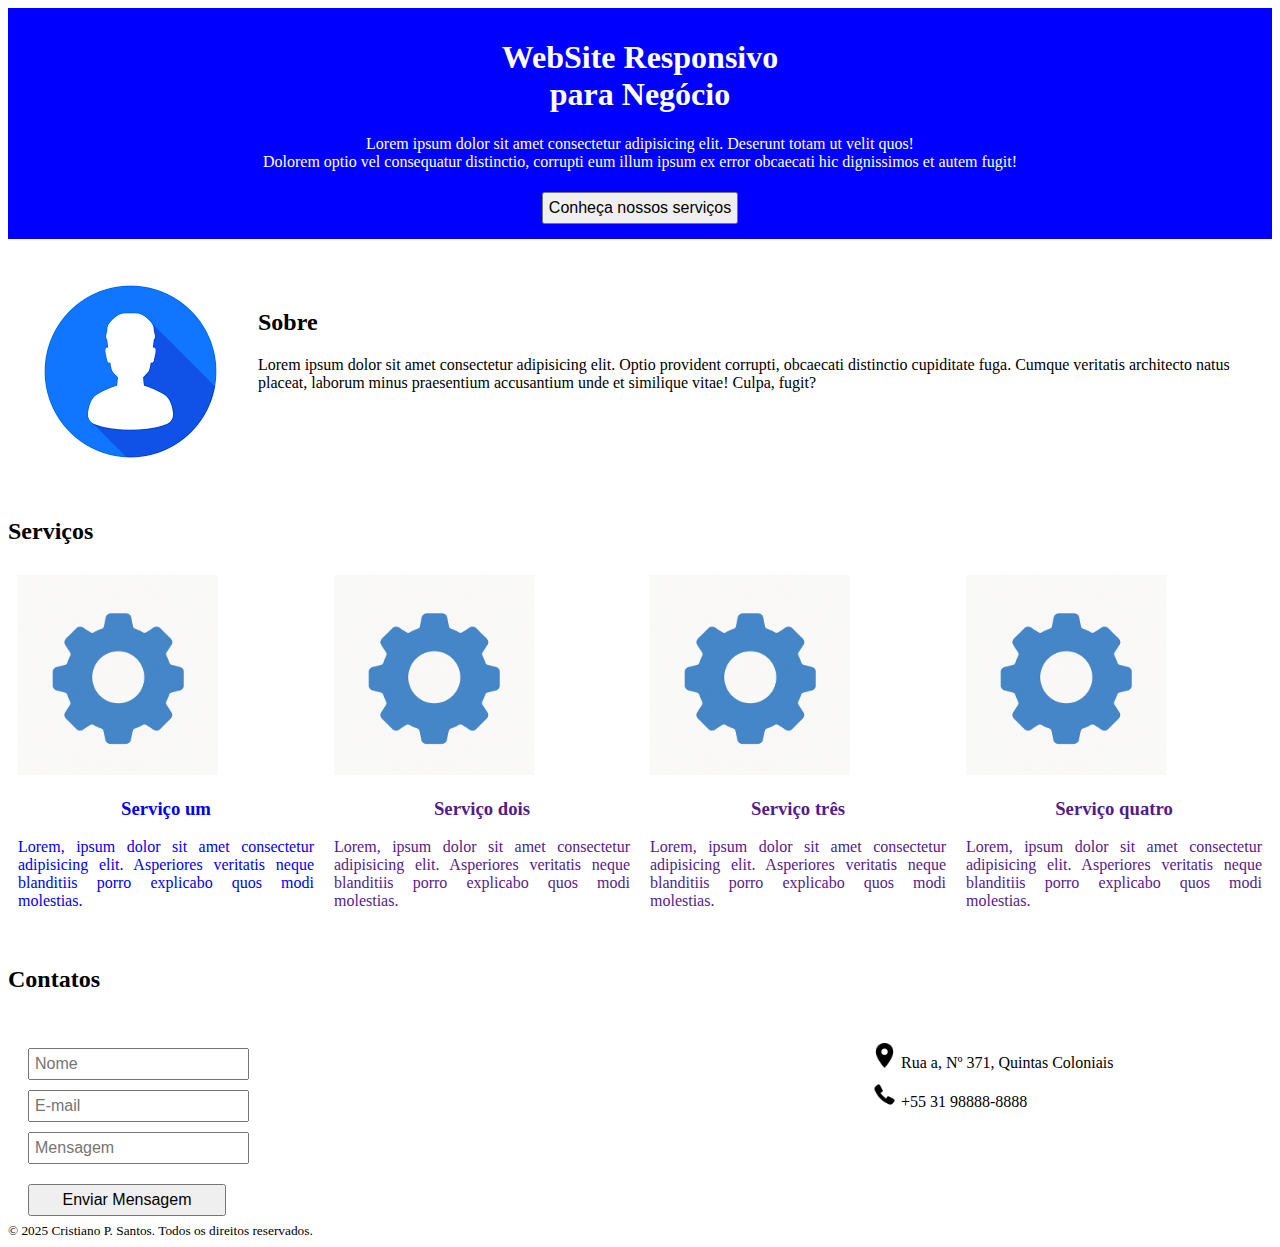
<file: comeco/index.html>
<!DOCTYPE html>
<html lang="pt-br">
<head>
    <meta charset="UTF-8">
    <meta name="viewport" content="width=device-width, initial-scale=1.0">
    <title>Meu primeiro site profissional</title>
    <link href="https://cdn.jsdelivr.net/npm/bootstrap@5.3.5/dist/css/bootstrap.min.css" rel="stylesheet" integrity="sha384-SgOJa3DmI69IUzQ2PVdRZhwQ+dy64/BUtbMJw1MZ8t5HZApcHrRKUc4W0kG879m7" crossorigin="anonymous">
    <link rel="stylesheet" href="estilos/style.css">
</head>
<body>
    <header>
        <div class="container" id="home">
            <h1>WebSite Responsivo <br> para Negócio</h1>
            <p>Lorem ipsum dolor sit amet consectetur adipisicing elit. Deserunt totam ut velit quos! <br> Dolorem optio vel consequatur distinctio, corrupti eum illum ipsum ex error obcaecati hic dignissimos et autem fugit!</p>
            <button type="button" class="btn btn-primary">Conheça nossos serviços</button>
        </div>
    </header>
    <main>
        <div class="container" id="about">
            <div>
                <img src="imagens/download.png" alt="">
            </div>
            <div id="abouttwo">
                <h2>Sobre</h2>
                <p>Lorem ipsum dolor sit amet consectetur adipisicing elit. Optio provident corrupti, obcaecati distinctio cupiditate fuga. Cumque veritatis architecto natus placeat, laborum minus praesentium accusantium unde et similique vitae! Culpa, fugit?</p>
            </div>
        </div>

        <div class="container" id="services">          
            <h2>Serviços</h2>
            <div id="servicesone">
                <div class="linha">
                    <div class="servicestwo">
                        <a href="#">
                            <img src="imagens/engrenagem.png" alt="" class="servicesimg">
                            <h3>Serviço um</h3>
                            <p>Lorem, ipsum dolor sit amet consectetur adipisicing elit. Asperiores veritatis neque blanditiis porro explicabo quos modi molestias. </p>
                        </a>
                    </div>
                    <div class="servicestwo">
                        <a href="">
                            <img src="imagens/engrenagem.png" alt="" class="servicesimg">
                            <h3>Serviço dois</h3>
                            <p>Lorem, ipsum dolor sit amet consectetur adipisicing elit. Asperiores veritatis neque blanditiis porro explicabo quos modi molestias. </p>
                        </a>
                    </div>
                </div> 
                <div class="linha">
                    <div class="servicestwo">
                        <a href="">
                            <img src="imagens/engrenagem.png" alt="" class="servicesimg">
                            <h3>Serviço três</h3>
                            <p>Lorem, ipsum dolor sit amet consectetur adipisicing elit. Asperiores veritatis neque blanditiis porro explicabo quos modi molestias. </p>
                        </a>
                    </div>
                    <div class="servicestwo">
                        <a href="">
                            <img src="imagens/engrenagem.png" alt="" class="servicesimg">
                            <h3>Serviço quatro</h3>
                            <p>Lorem, ipsum dolor sit amet consectetur adipisicing elit. Asperiores veritatis neque blanditiis porro explicabo quos modi molestias. </p>
                        </a>
                    </div>
                </div>
            </div>
        </div>

        <div class="container">
            <h2>Contatos</h2>
            <div id="contat">
                <div class="formulario">
                    <form action="">
                        <input type="text" placeholder="Nome">
                        <input type="text" placeholder="E-mail">
                        <input type="text" placeholder="Mensagem">
                    </form>
                    <button type="button" class="btn btn-primary">Enviar Mensagem</button>
                </div>
                <div class="formulario">
                    <a href="#"><img src="imagens/marcador-de-posicao-do-mapa.png" alt="" class="icon"> Rua a, Nº 371, Quintas Coloniais</a>
                    <a href="#"><img src="imagens/telefone.png" alt="" class="icon"> +55 31 98888-8888</a>
                </div>
            </div>
        </div>
    </main>
    <footer class="bg-dark text-white text-center py-3">
        <div class="container">
          <small>&copy; 2025 Cristiano P. Santos. Todos os direitos reservados.</small>
        </div>
    </footer>
    
    <script src="https://cdn.jsdelivr.net/npm/bootstrap@5.3.5/dist/js/bootstrap.bundle.min.js" integrity="sha384-k6d4wzSIapyDyv1kpU366/PK5hCdSbCRGRCMv+eplOQJWyd1fbcAu9OCUj5zNLiq" crossorigin="anonymous"></script>
</body>
</html>
</file>
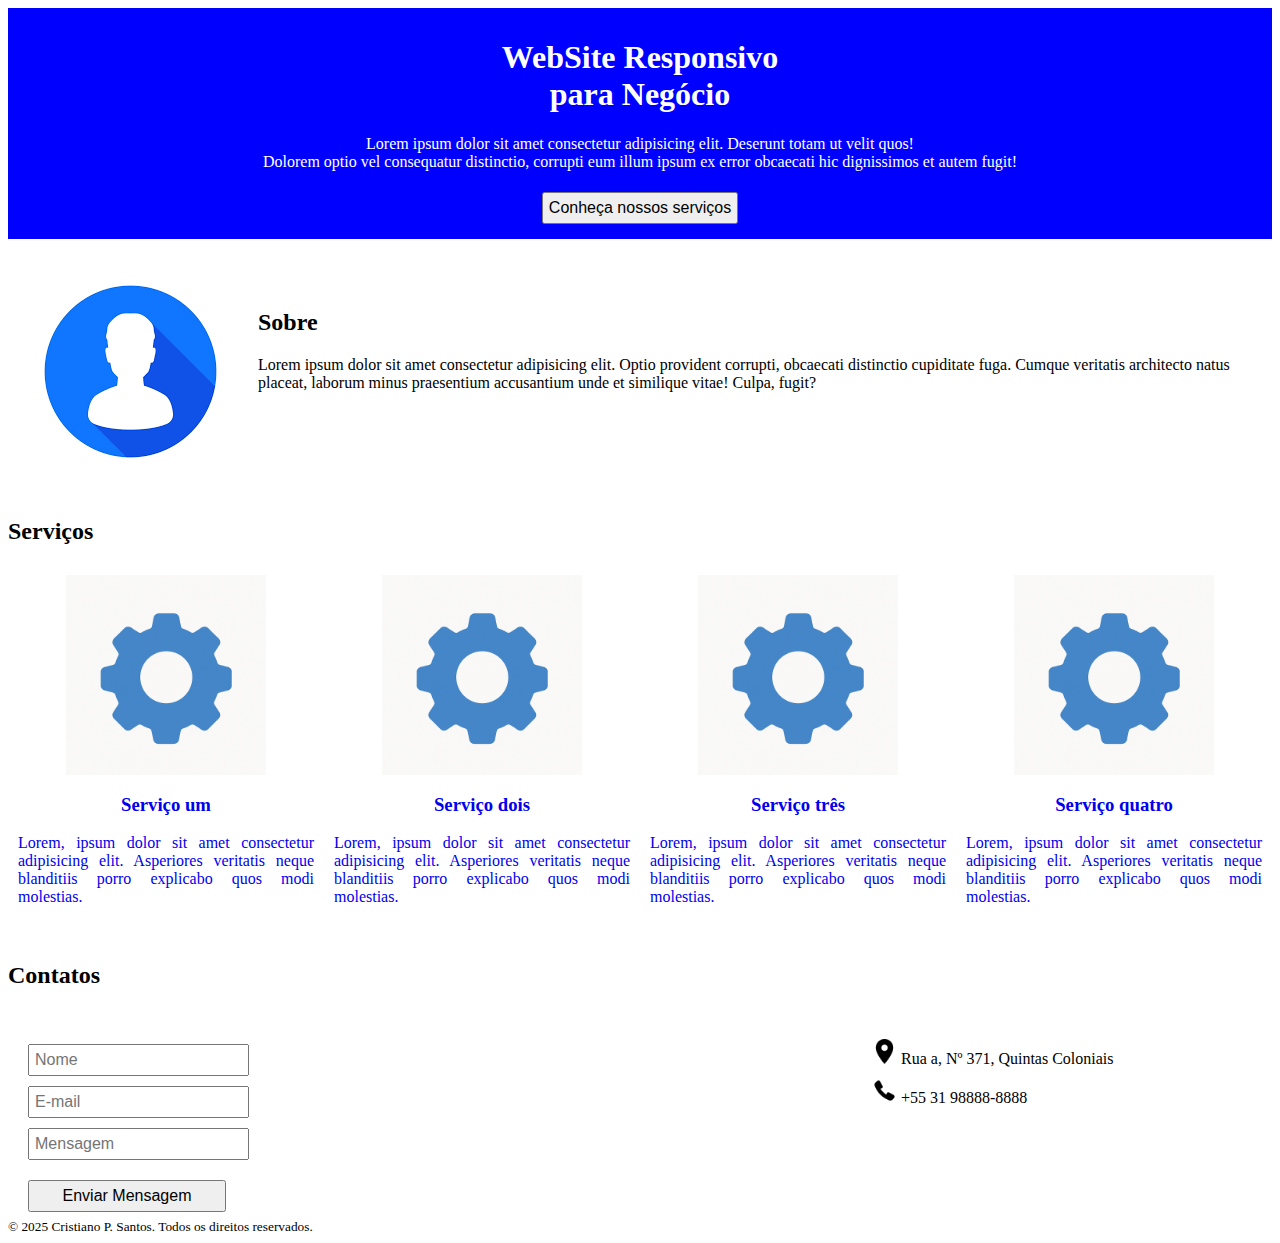
<file: site_negocio/index.html>
<!DOCTYPE html>
<html lang="pt-br">
<head>
    <meta charset="UTF-8">
    <meta name="viewport" content="width=device-width, initial-scale=1.0">
    <title>Site para Negocio</title>
    <link href="https://cdn.jsdelivr.net/npm/bootstrap@5.3.5/dist/css/bootstrap.min.css" rel="stylesheet" integrity="sha384-SgOJa3DmI69IUzQ2PVdRZhwQ+dy64/BUtbMJw1MZ8t5HZApcHrRKUc4W0kG879m7" crossorigin="anonymous">
    <link rel="stylesheet" href="estilos/style.css">
</head>
<body>
    <header>
        <div class="container" id="home">
            <h1>WebSite Responsivo <br> para Negócio</h1>
            <p>Lorem ipsum dolor sit amet consectetur adipisicing elit. Deserunt totam ut velit quos! <br> Dolorem optio vel consequatur distinctio, corrupti eum illum ipsum ex error obcaecati hic dignissimos et autem fugit!</p>
            <button type="button" class="btn btn-primary">Conheça nossos serviços</button>
        </div>
    </header>
    <main>
        <div class="container" id="about">
            <div id="imgper">
                <img src="imagens/download.png" alt="">
            </div>
            <div id="abouttwo">
                <h2>Sobre</h2>
                <p>Lorem ipsum dolor sit amet consectetur adipisicing elit. Optio provident corrupti, obcaecati distinctio cupiditate fuga. Cumque veritatis architecto natus placeat, laborum minus praesentium accusantium unde et similique vitae! Culpa, fugit?</p>
            </div>
        </div>

        <div class="container" id="services">          
            <h2>Serviços</h2>
            <div id="servicesone">
                <div class="linha">
                    <div class="servicestwo">
                        <a href="#">
                            <div class="imagem"><img src="imagens/engrenagem.png" alt="" class="servicesimg"></div>
                            <h3>Serviço um</h3>
                            <p>Lorem, ipsum dolor sit amet consectetur adipisicing elit. Asperiores veritatis neque blanditiis porro explicabo quos modi molestias. </p>
                        </a>
                    </div>
                    <div class="servicestwo">
                        <a href="#">
                            <div class="imagem"><img src="imagens/engrenagem.png" alt="" class="servicesimg"></div>
                            <h3>Serviço dois</h3>
                            <p>Lorem, ipsum dolor sit amet consectetur adipisicing elit. Asperiores veritatis neque blanditiis porro explicabo quos modi molestias. </p>
                        </a>
                    </div>
                </div> 
                <div class="linha">
                    <div class="servicestwo">
                        <a href="#">
                            <div class="imagem"><img src="imagens/engrenagem.png" alt="" class="servicesimg"></div>
                            <h3>Serviço três</h3>
                            <p>Lorem, ipsum dolor sit amet consectetur adipisicing elit. Asperiores veritatis neque blanditiis porro explicabo quos modi molestias. </p>
                        </a>
                    </div>
                    <div class="servicestwo">
                        <a href="#">
                            <div class="imagem"><img src="imagens/engrenagem.png" alt="" class="servicesimg"></div>
                            <h3>Serviço quatro</h3>
                            <p>Lorem, ipsum dolor sit amet consectetur adipisicing elit. Asperiores veritatis neque blanditiis porro explicabo quos modi molestias. </p>
                        </a>
                    </div>
                </div>
            </div>
        </div>

        <div class="container">
            <h2>Contatos</h2>
            <div id="contat">
                <div class="formulario">
                    <form action="">
                        <input type="text" placeholder="Nome">
                        <input type="text" placeholder="E-mail">
                        <input type="text" placeholder="Mensagem">
                    </form>
                    <button type="button" class="btn btn-primary">Enviar Mensagem</button>
                </div>
                <div class="formulario">
                    <a href="#"><img src="imagens/marcador-de-posicao-do-mapa.png" alt="" class="icon"> Rua a, Nº 371, Quintas Coloniais</a>
                    <a href="#"><img src="imagens/telefone.png" alt="" class="icon"> +55 31 98888-8888</a>
                </div>
            </div>
        </div>
    </main>
    <footer class="bg-dark text-white text-center py-3">
        <div class="container">
          <small>&copy; 2025 Cristiano P. Santos. Todos os direitos reservados.</small>
        </div>
    </footer>
    
    <script src="https://cdn.jsdelivr.net/npm/bootstrap@5.3.5/dist/js/bootstrap.bundle.min.js" integrity="sha384-k6d4wzSIapyDyv1kpU366/PK5hCdSbCRGRCMv+eplOQJWyd1fbcAu9OCUj5zNLiq" crossorigin="anonymous"></script>
</body>
</html>
</file>
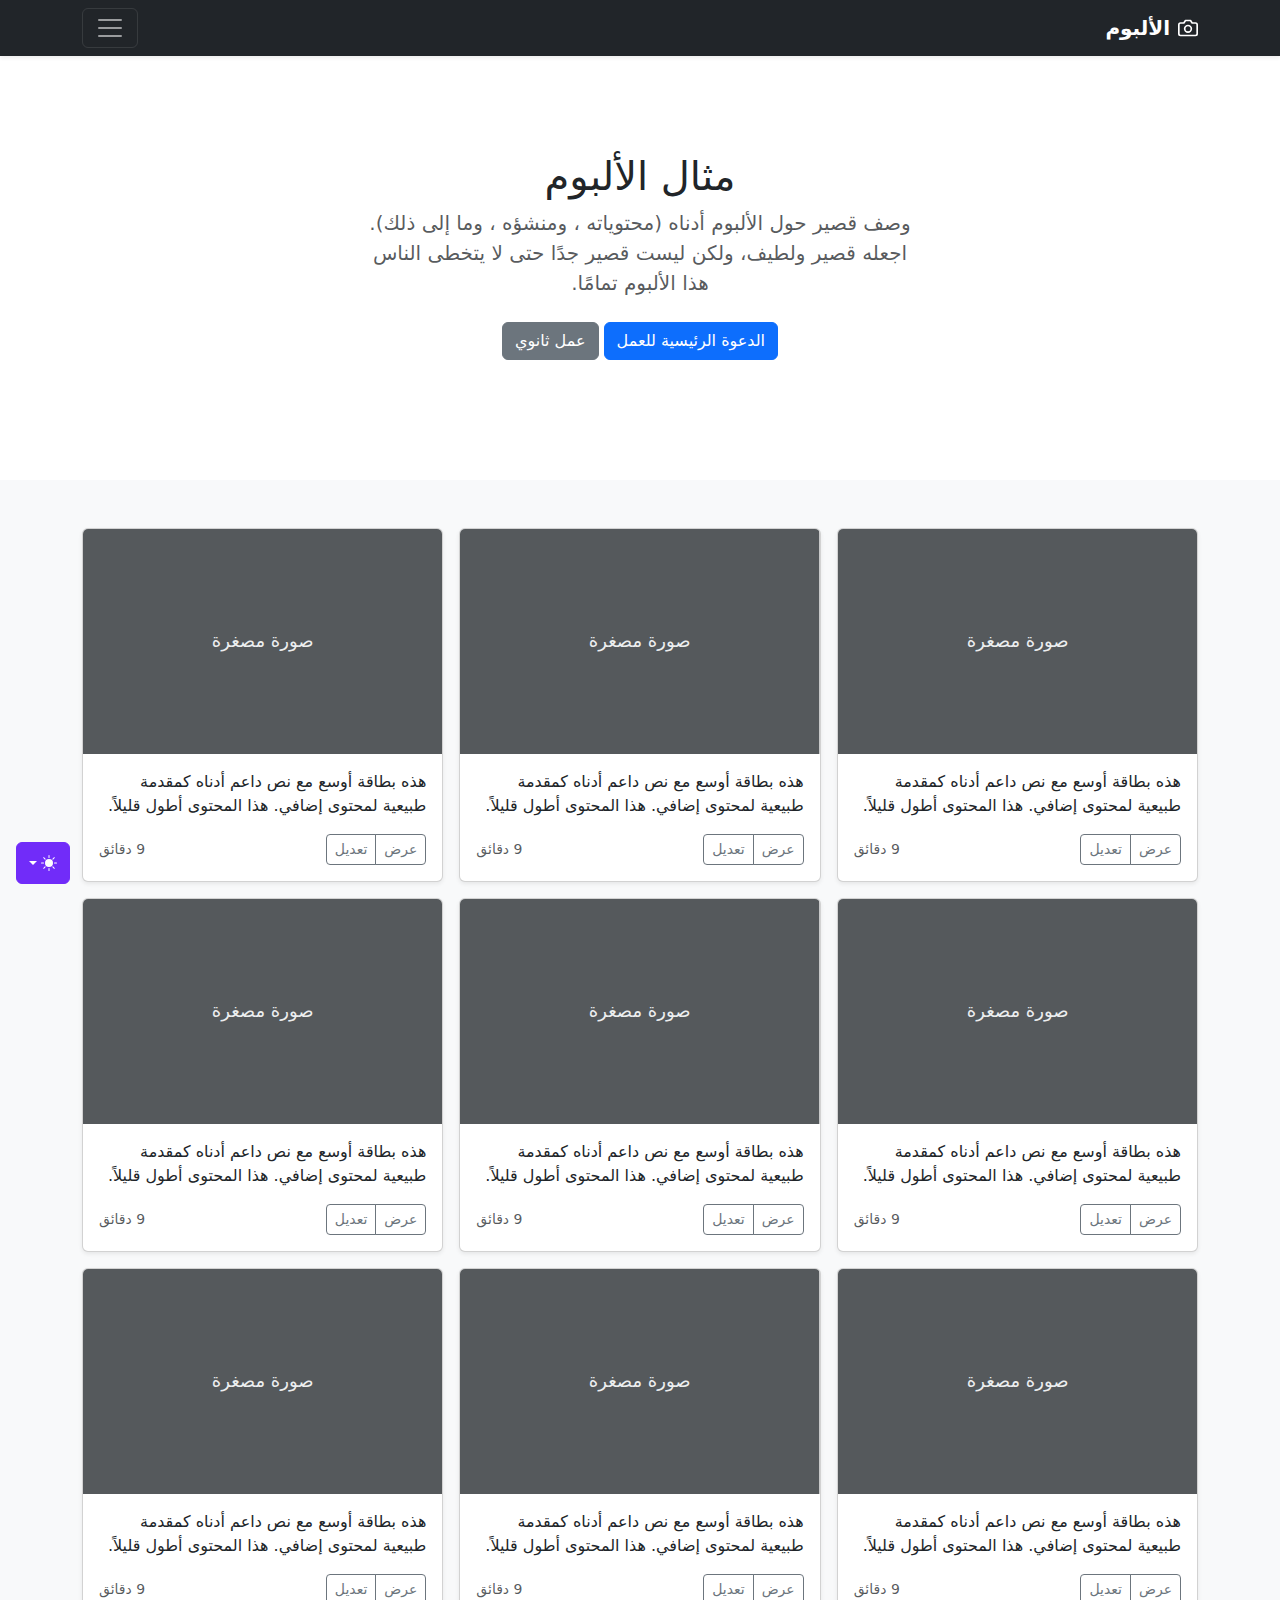
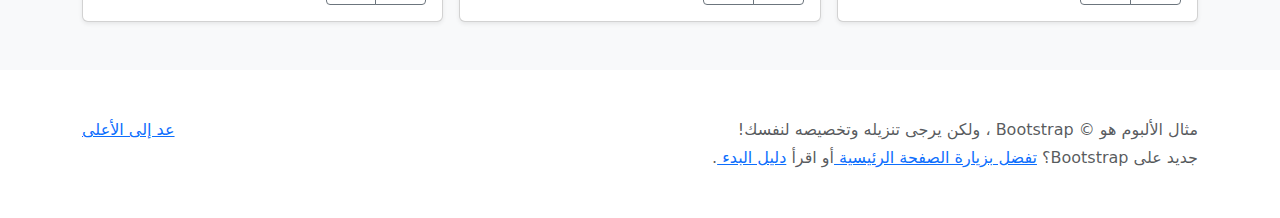
<file: fotografia/bootstrap-5.3.5-examples/album-rtl/index.html>
<!doctype html>
<html lang="ar" dir="rtl" data-bs-theme="auto">
  <head>
    <meta charset="utf-8">
    <meta name="viewport" content="width=device-width, initial-scale=1">
    <meta name="description" content="">
    <meta name="author" content="Mark Otto, Jacob Thornton, and Bootstrap contributors">
    <meta name="generator" content="Hugo 0.145.0">
    <title>مثال الألبوم · Bootstrap v5.3</title>

    <link rel="canonical" href="https://getbootstrap.com/docs/5.3/examples/album-rtl/">

    <script src="../assets/js/color-modes.js"></script>

    <link href="../assets/dist/css/bootstrap.rtl.min.css" rel="stylesheet">

    <link rel="apple-touch-icon" href="../assets/img/favicons/apple-touch-icon.png" sizes="180x180">
<link rel="icon" href="../assets/img/favicons/favicon-32x32.png" sizes="32x32" type="image/png">
<link rel="icon" href="../assets/img/favicons/favicon-16x16.png" sizes="16x16" type="image/png">
<link rel="manifest" href="../assets/img/favicons/manifest.json">
<link rel="mask-icon" href="../assets/img/favicons/safari-pinned-tab.svg" color="#712cf9">
<link rel="icon" href="../assets/img/favicons/favicon.ico">
<meta name="theme-color" content="#712cf9">


    <style>
      .bd-placeholder-img {
        font-size: 1.125rem;
        text-anchor: middle;
        -webkit-user-select: none;
        -moz-user-select: none;
        user-select: none;
      }

      @media (min-width: 768px) {
        .bd-placeholder-img-lg {
          font-size: 3.5rem;
        }
      }

      .b-example-divider {
        width: 100%;
        height: 3rem;
        background-color: rgba(0, 0, 0, .1);
        border: solid rgba(0, 0, 0, .15);
        border-width: 1px 0;
        box-shadow: inset 0 .5em 1.5em rgba(0, 0, 0, .1), inset 0 .125em .5em rgba(0, 0, 0, .15);
      }

      .b-example-vr {
        flex-shrink: 0;
        width: 1.5rem;
        height: 100vh;
      }

      .bi {
        vertical-align: -.125em;
        fill: currentColor;
      }

      .nav-scroller {
        position: relative;
        z-index: 2;
        height: 2.75rem;
        overflow-y: hidden;
      }

      .nav-scroller .nav {
        display: flex;
        flex-wrap: nowrap;
        padding-bottom: 1rem;
        margin-top: -1px;
        overflow-x: auto;
        text-align: center;
        white-space: nowrap;
        -webkit-overflow-scrolling: touch;
      }

      .btn-bd-primary {
        --bd-violet-bg: #712cf9;
        --bd-violet-rgb: 112.520718, 44.062154, 249.437846;

        --bs-btn-font-weight: 600;
        --bs-btn-color: var(--bs-white);
        --bs-btn-bg: var(--bd-violet-bg);
        --bs-btn-border-color: var(--bd-violet-bg);
        --bs-btn-hover-color: var(--bs-white);
        --bs-btn-hover-bg: #6528e0;
        --bs-btn-hover-border-color: #6528e0;
        --bs-btn-focus-shadow-rgb: var(--bd-violet-rgb);
        --bs-btn-active-color: var(--bs-btn-hover-color);
        --bs-btn-active-bg: #5a23c8;
        --bs-btn-active-border-color: #5a23c8;
      }

      .bd-mode-toggle {
        z-index: 1500;
      }

      .bd-mode-toggle .bi {
        width: 1em;
        height: 1em;
      }

      .bd-mode-toggle .dropdown-menu .active .bi {
        display: block !important;
      }
    </style>

    
  </head>
  <body>
    <svg xmlns="http://www.w3.org/2000/svg" class="d-none">
  <symbol id="check2" viewBox="0 0 16 16">
    <path d="M13.854 3.646a.5.5 0 0 1 0 .708l-7 7a.5.5 0 0 1-.708 0l-3.5-3.5a.5.5 0 1 1 .708-.708L6.5 10.293l6.646-6.647a.5.5 0 0 1 .708 0z"/>
  </symbol>
  <symbol id="circle-half" viewBox="0 0 16 16">
    <path d="M8 15A7 7 0 1 0 8 1v14zm0 1A8 8 0 1 1 8 0a8 8 0 0 1 0 16z"/>
  </symbol>
  <symbol id="moon-stars-fill" viewBox="0 0 16 16">
    <path d="M6 .278a.768.768 0 0 1 .08.858 7.208 7.208 0 0 0-.878 3.46c0 4.021 3.278 7.277 7.318 7.277.527 0 1.04-.055 1.533-.16a.787.787 0 0 1 .81.316.733.733 0 0 1-.031.893A8.349 8.349 0 0 1 8.344 16C3.734 16 0 12.286 0 7.71 0 4.266 2.114 1.312 5.124.06A.752.752 0 0 1 6 .278z"/>
    <path d="M10.794 3.148a.217.217 0 0 1 .412 0l.387 1.162c.173.518.579.924 1.097 1.097l1.162.387a.217.217 0 0 1 0 .412l-1.162.387a1.734 1.734 0 0 0-1.097 1.097l-.387 1.162a.217.217 0 0 1-.412 0l-.387-1.162A1.734 1.734 0 0 0 9.31 6.593l-1.162-.387a.217.217 0 0 1 0-.412l1.162-.387a1.734 1.734 0 0 0 1.097-1.097l.387-1.162zM13.863.099a.145.145 0 0 1 .274 0l.258.774c.115.346.386.617.732.732l.774.258a.145.145 0 0 1 0 .274l-.774.258a1.156 1.156 0 0 0-.732.732l-.258.774a.145.145 0 0 1-.274 0l-.258-.774a1.156 1.156 0 0 0-.732-.732l-.774-.258a.145.145 0 0 1 0-.274l.774-.258c.346-.115.617-.386.732-.732L13.863.1z"/>
  </symbol>
  <symbol id="sun-fill" viewBox="0 0 16 16">
    <path d="M8 12a4 4 0 1 0 0-8 4 4 0 0 0 0 8zM8 0a.5.5 0 0 1 .5.5v2a.5.5 0 0 1-1 0v-2A.5.5 0 0 1 8 0zm0 13a.5.5 0 0 1 .5.5v2a.5.5 0 0 1-1 0v-2A.5.5 0 0 1 8 13zm8-5a.5.5 0 0 1-.5.5h-2a.5.5 0 0 1 0-1h2a.5.5 0 0 1 .5.5zM3 8a.5.5 0 0 1-.5.5h-2a.5.5 0 0 1 0-1h2A.5.5 0 0 1 3 8zm10.657-5.657a.5.5 0 0 1 0 .707l-1.414 1.415a.5.5 0 1 1-.707-.708l1.414-1.414a.5.5 0 0 1 .707 0zm-9.193 9.193a.5.5 0 0 1 0 .707L3.05 13.657a.5.5 0 0 1-.707-.707l1.414-1.414a.5.5 0 0 1 .707 0zm9.193 2.121a.5.5 0 0 1-.707 0l-1.414-1.414a.5.5 0 0 1 .707-.707l1.414 1.414a.5.5 0 0 1 0 .707zM4.464 4.465a.5.5 0 0 1-.707 0L2.343 3.05a.5.5 0 1 1 .707-.707l1.414 1.414a.5.5 0 0 1 0 .708z"/>
  </symbol>
</svg>


    <div class="dropdown position-fixed bottom-0 end-0 mb-3 me-3 bd-mode-toggle">
      <button class="btn btn-bd-primary py-2 dropdown-toggle d-flex align-items-center"
        id="bd-theme"
        type="button"
        aria-expanded="false"
        data-bs-toggle="dropdown"
        
        aria-label="Toggle theme (auto)">
  <svg class="bi my-1 theme-icon-active" aria-hidden="true"><use href="#circle-half"></use></svg>
  <span class="visually-hidden" id="bd-theme-text">Toggle theme</span>
</button>
<ul class="dropdown-menu dropdown-menu-end shadow" aria-labelledby="bd-theme-text">
  <li>
    <button type="button" class="dropdown-item d-flex align-items-center" data-bs-theme-value="light" aria-pressed="false">
      <svg class="bi me-2 opacity-50" aria-hidden="true"><use href="#sun-fill"></use></svg>
      Light
      <svg class="bi ms-auto d-none" aria-hidden="true"><use href="#check2"></use></svg>
    </button>
  </li>
  <li>
    <button type="button" class="dropdown-item d-flex align-items-center" data-bs-theme-value="dark" aria-pressed="false">
      <svg class="bi me-2 opacity-50" aria-hidden="true"><use href="#moon-stars-fill"></use></svg>
      Dark
      <svg class="bi ms-auto d-none" aria-hidden="true"><use href="#check2"></use></svg>
    </button>
  </li>
  <li>
    <button type="button" class="dropdown-item d-flex align-items-center active" data-bs-theme-value="auto" aria-pressed="true">
      <svg class="bi me-2 opacity-50" aria-hidden="true"><use href="#circle-half"></use></svg>
      Auto
      <svg class="bi ms-auto d-none" aria-hidden="true"><use href="#check2"></use></svg>
    </button>
  </li>
</ul>

    </div>

    
<header data-bs-theme="dark">
  <div class="collapse text-bg-dark" id="navbarHeader">
    <div class="container">
      <div class="row">
        <div class="col-sm-8 col-md-7 py-4">
          <h4>حول</h4>
          <p class="text-body-secondary">أضف بعض المعلومات حول الألبوم، المؤلف، أو أي سياق خلفية آخر. اجعلها بضع جمل حتى يتمكن الزوار من التقاط بعض التلميحات المفيدة. ثم اربطها ببعض مواقع التواصل الاجتماعي أو معلومات الاتصال.</p>
        </div>
        <div class="col-sm-4 offset-md-1 py-4">
          <h4>تواصل معي</h4>
          <ul class="list-unstyled">
            <li><a href="#" class="text-white">تابعني على تويتر</a></li>
            <li><a href="#" class="text-white">شاركني الإعجاب في فيسبوك</a></li>
            <li><a href="#" class="text-white">راسلني على البريد الإلكتروني</a></li>
          </ul>
        </div>
      </div>
    </div>
  </div>
  <div class="navbar navbar-dark bg-dark shadow-sm">
    <div class="container">
      <a href="#" class="navbar-brand d-flex align-items-center">
        <svg xmlns="http://www.w3.org/2000/svg" width="20" height="20" fill="none" stroke="currentColor" stroke-linecap="round" stroke-linejoin="round" stroke-width="2" aria-hidden="true" class="me-2" viewBox="0 0 24 24"><path d="M23 19a2 2 0 0 1-2 2H3a2 2 0 0 1-2-2V8a2 2 0 0 1 2-2h4l2-3h6l2 3h4a2 2 0 0 1 2 2z"/><circle cx="12" cy="13" r="4"/></svg>
        <strong>الألبوم</strong>
      </a>
      <button class="navbar-toggler" type="button" data-bs-toggle="collapse" data-bs-target="#navbarHeader" aria-controls="navbarHeader" aria-expanded="false" aria-label="تبديل التنقل">
        <span class="navbar-toggler-icon"></span>
      </button>
    </div>
  </div>
</header>

<main>

  <section class="py-5 text-center container">
    <div class="row py-lg-5">
      <div class="col-lg-6 col-md-8 mx-auto">
        <h1 class="fw-light">مثال الألبوم</h1>
        <p class="lead text-body-secondary">وصف قصير حول الألبوم أدناه (محتوياته ، ومنشؤه ، وما إلى ذلك). اجعله قصير ولطيف، ولكن ليست قصير جدًا حتى لا يتخطى الناس هذا الألبوم تمامًا.</p>
        <p>
          <a href="#" class="btn btn-primary my-2">الدعوة الرئيسية للعمل</a>
          <a href="#" class="btn btn-secondary my-2">عمل ثانوي</a>
        </p>
      </div>
    </div>
  </section>

  <div class="album py-5 bg-body-tertiary">
    <div class="container">

      <div class="row row-cols-1 row-cols-sm-2 row-cols-md-3 g-3">
        <div class="col">
          <div class="card shadow-sm">
            <svg class="bd-placeholder-img card-img-top" width="100%" height="225" xmlns="http://www.w3.org/2000/svg" role="img" aria-label="Placeholder: صورة مصغرة" preserveAspectRatio="xMidYMid slice"><title>Placeholder</title><rect width="100%" height="100%" fill="#55595c"/><text x="50%" y="50%" fill="#eceeef" dy=".3em">صورة مصغرة</text></svg>
            <div class="card-body">
              <p class="card-text">هذه بطاقة أوسع مع نص داعم أدناه كمقدمة طبيعية لمحتوى إضافي. هذا المحتوى أطول قليلاً.</p>
              <div class="d-flex justify-content-between align-items-center">
                <div class="btn-group">
                  <button type="button" class="btn btn-sm btn-outline-secondary">عرض</button>
                  <button type="button" class="btn btn-sm btn-outline-secondary">تعديل</button>
                </div>
                <small class="text-body-secondary">9 دقائق</small>
              </div>
            </div>
          </div>
        </div>
        <div class="col">
          <div class="card shadow-sm">
            <svg class="bd-placeholder-img card-img-top" width="100%" height="225" xmlns="http://www.w3.org/2000/svg" role="img" aria-label="Placeholder: صورة مصغرة" preserveAspectRatio="xMidYMid slice"><title>Placeholder</title><rect width="100%" height="100%" fill="#55595c"/><text x="50%" y="50%" fill="#eceeef" dy=".3em">صورة مصغرة</text></svg>
            <div class="card-body">
              <p class="card-text">هذه بطاقة أوسع مع نص داعم أدناه كمقدمة طبيعية لمحتوى إضافي. هذا المحتوى أطول قليلاً.</p>
              <div class="d-flex justify-content-between align-items-center">
                <div class="btn-group">
                  <button type="button" class="btn btn-sm btn-outline-secondary">عرض</button>
                  <button type="button" class="btn btn-sm btn-outline-secondary">تعديل</button>
                </div>
                <small class="text-body-secondary">9 دقائق</small>
              </div>
            </div>
          </div>
        </div>
        <div class="col">
          <div class="card shadow-sm">
            <svg class="bd-placeholder-img card-img-top" width="100%" height="225" xmlns="http://www.w3.org/2000/svg" role="img" aria-label="Placeholder: صورة مصغرة" preserveAspectRatio="xMidYMid slice"><title>Placeholder</title><rect width="100%" height="100%" fill="#55595c"/><text x="50%" y="50%" fill="#eceeef" dy=".3em">صورة مصغرة</text></svg>
            <div class="card-body">
              <p class="card-text">هذه بطاقة أوسع مع نص داعم أدناه كمقدمة طبيعية لمحتوى إضافي. هذا المحتوى أطول قليلاً.</p>
              <div class="d-flex justify-content-between align-items-center">
                <div class="btn-group">
                  <button type="button" class="btn btn-sm btn-outline-secondary">عرض</button>
                  <button type="button" class="btn btn-sm btn-outline-secondary">تعديل</button>
                </div>
                <small class="text-body-secondary">9 دقائق</small>
              </div>
            </div>
          </div>
        </div>

        <div class="col">
          <div class="card shadow-sm">
            <svg class="bd-placeholder-img card-img-top" width="100%" height="225" xmlns="http://www.w3.org/2000/svg" role="img" aria-label="Placeholder: صورة مصغرة" preserveAspectRatio="xMidYMid slice"><title>Placeholder</title><rect width="100%" height="100%" fill="#55595c"/><text x="50%" y="50%" fill="#eceeef" dy=".3em">صورة مصغرة</text></svg>
            <div class="card-body">
              <p class="card-text">هذه بطاقة أوسع مع نص داعم أدناه كمقدمة طبيعية لمحتوى إضافي. هذا المحتوى أطول قليلاً.</p>
              <div class="d-flex justify-content-between align-items-center">
                <div class="btn-group">
                  <button type="button" class="btn btn-sm btn-outline-secondary">عرض</button>
                  <button type="button" class="btn btn-sm btn-outline-secondary">تعديل</button>
                </div>
                <small class="text-body-secondary">9 دقائق</small>
              </div>
            </div>
          </div>
        </div>
        <div class="col">
          <div class="card shadow-sm">
            <svg class="bd-placeholder-img card-img-top" width="100%" height="225" xmlns="http://www.w3.org/2000/svg" role="img" aria-label="Placeholder: صورة مصغرة" preserveAspectRatio="xMidYMid slice"><title>Placeholder</title><rect width="100%" height="100%" fill="#55595c"/><text x="50%" y="50%" fill="#eceeef" dy=".3em">صورة مصغرة</text></svg>
            <div class="card-body">
              <p class="card-text">هذه بطاقة أوسع مع نص داعم أدناه كمقدمة طبيعية لمحتوى إضافي. هذا المحتوى أطول قليلاً.</p>
              <div class="d-flex justify-content-between align-items-center">
                <div class="btn-group">
                  <button type="button" class="btn btn-sm btn-outline-secondary">عرض</button>
                  <button type="button" class="btn btn-sm btn-outline-secondary">تعديل</button>
                </div>
                <small class="text-body-secondary">9 دقائق</small>
              </div>
            </div>
          </div>
        </div>
        <div class="col">
          <div class="card shadow-sm">
            <svg class="bd-placeholder-img card-img-top" width="100%" height="225" xmlns="http://www.w3.org/2000/svg" role="img" aria-label="Placeholder: صورة مصغرة" preserveAspectRatio="xMidYMid slice"><title>Placeholder</title><rect width="100%" height="100%" fill="#55595c"/><text x="50%" y="50%" fill="#eceeef" dy=".3em">صورة مصغرة</text></svg>
            <div class="card-body">
              <p class="card-text">هذه بطاقة أوسع مع نص داعم أدناه كمقدمة طبيعية لمحتوى إضافي. هذا المحتوى أطول قليلاً.</p>
              <div class="d-flex justify-content-between align-items-center">
                <div class="btn-group">
                  <button type="button" class="btn btn-sm btn-outline-secondary">عرض</button>
                  <button type="button" class="btn btn-sm btn-outline-secondary">تعديل</button>
                </div>
                <small class="text-body-secondary">9 دقائق</small>
              </div>
            </div>
          </div>
        </div>

        <div class="col">
          <div class="card shadow-sm">
            <svg class="bd-placeholder-img card-img-top" width="100%" height="225" xmlns="http://www.w3.org/2000/svg" role="img" aria-label="Placeholder: صورة مصغرة" preserveAspectRatio="xMidYMid slice"><title>Placeholder</title><rect width="100%" height="100%" fill="#55595c"/><text x="50%" y="50%" fill="#eceeef" dy=".3em">صورة مصغرة</text></svg>
            <div class="card-body">
              <p class="card-text">هذه بطاقة أوسع مع نص داعم أدناه كمقدمة طبيعية لمحتوى إضافي. هذا المحتوى أطول قليلاً.</p>
              <div class="d-flex justify-content-between align-items-center">
                <div class="btn-group">
                  <button type="button" class="btn btn-sm btn-outline-secondary">عرض</button>
                  <button type="button" class="btn btn-sm btn-outline-secondary">تعديل</button>
                </div>
                <small class="text-body-secondary">9 دقائق</small>
              </div>
            </div>
          </div>
        </div>
        <div class="col">
          <div class="card shadow-sm">
            <svg class="bd-placeholder-img card-img-top" width="100%" height="225" xmlns="http://www.w3.org/2000/svg" role="img" aria-label="Placeholder: صورة مصغرة" preserveAspectRatio="xMidYMid slice"><title>Placeholder</title><rect width="100%" height="100%" fill="#55595c"/><text x="50%" y="50%" fill="#eceeef" dy=".3em">صورة مصغرة</text></svg>
            <div class="card-body">
              <p class="card-text">هذه بطاقة أوسع مع نص داعم أدناه كمقدمة طبيعية لمحتوى إضافي. هذا المحتوى أطول قليلاً.</p>
              <div class="d-flex justify-content-between align-items-center">
                <div class="btn-group">
                  <button type="button" class="btn btn-sm btn-outline-secondary">عرض</button>
                  <button type="button" class="btn btn-sm btn-outline-secondary">تعديل</button>
                </div>
                <small class="text-body-secondary">9 دقائق</small>
              </div>
            </div>
          </div>
        </div>
        <div class="col">
          <div class="card shadow-sm">
            <svg class="bd-placeholder-img card-img-top" width="100%" height="225" xmlns="http://www.w3.org/2000/svg" role="img" aria-label="Placeholder: صورة مصغرة" preserveAspectRatio="xMidYMid slice"><title>Placeholder</title><rect width="100%" height="100%" fill="#55595c"/><text x="50%" y="50%" fill="#eceeef" dy=".3em">صورة مصغرة</text></svg>
            <div class="card-body">
              <p class="card-text">هذه بطاقة أوسع مع نص داعم أدناه كمقدمة طبيعية لمحتوى إضافي. هذا المحتوى أطول قليلاً.</p>
              <div class="d-flex justify-content-between align-items-center">
                <div class="btn-group">
                  <button type="button" class="btn btn-sm btn-outline-secondary">عرض</button>
                  <button type="button" class="btn btn-sm btn-outline-secondary">تعديل</button>
                </div>
                <small class="text-body-secondary">9 دقائق</small>
              </div>
            </div>
          </div>
        </div>
      </div>
    </div>
  </div>

</main>

<footer class="text-body-secondary py-5">
  <div class="container">
    <p class="float-end mb-1">
      <a href="#">عد إلى الأعلى</a>
    </p>
    <p class="mb-1">مثال الألبوم هو © Bootstrap ، ولكن يرجى تنزيله وتخصيصه لنفسك!</p>
    <p class="mb-0">جديد على Bootstrap؟ <a href="/"> تفضل بزيارة الصفحة الرئيسية </a> أو اقرأ <a href="../getting-started/introduction/ "> دليل البدء </a>.</p>
  </div>
</footer>
<script defer src="../assets/dist/js/bootstrap.bundle.min.js" integrity="sha384-k6d4wzSIapyDyv1kpU366/PK5hCdSbCRGRCMv+eplOQJWyd1fbcAu9OCUj5zNLiq"></script>

    </body>
</html>
</file>
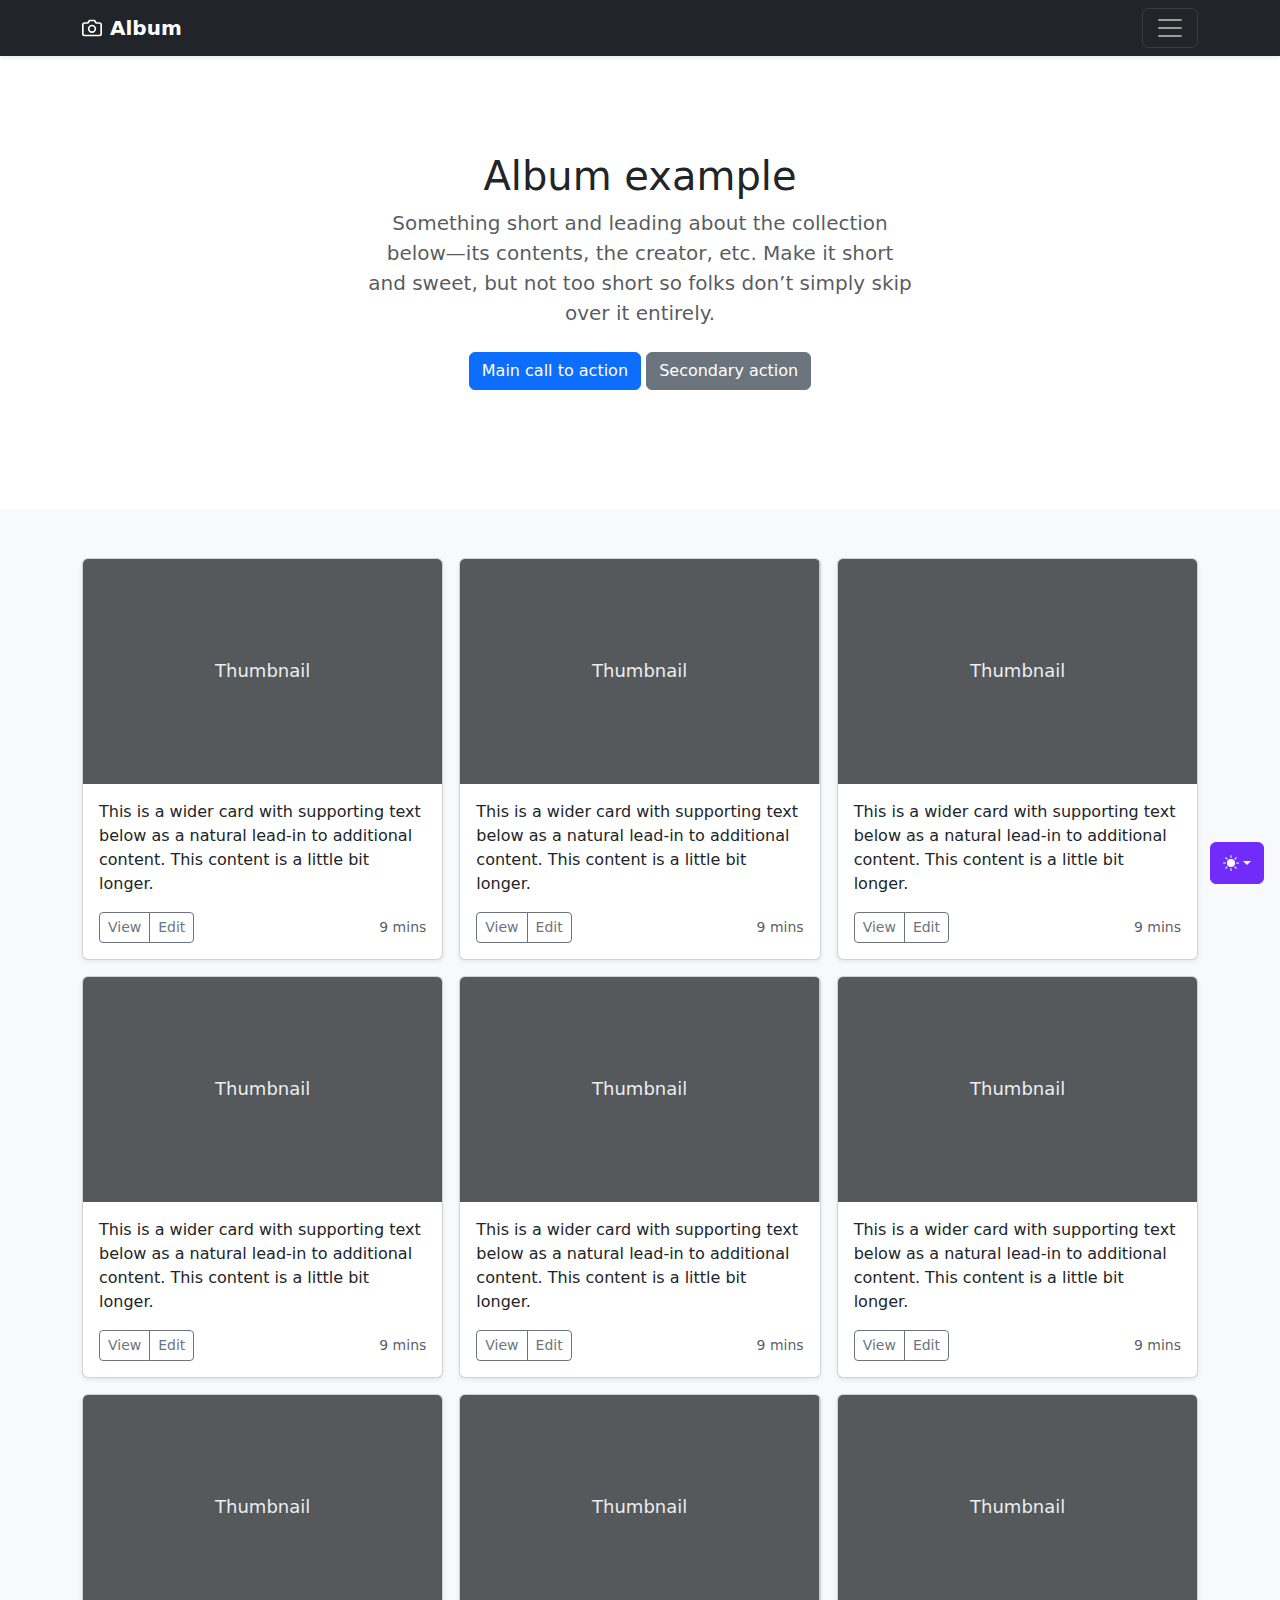
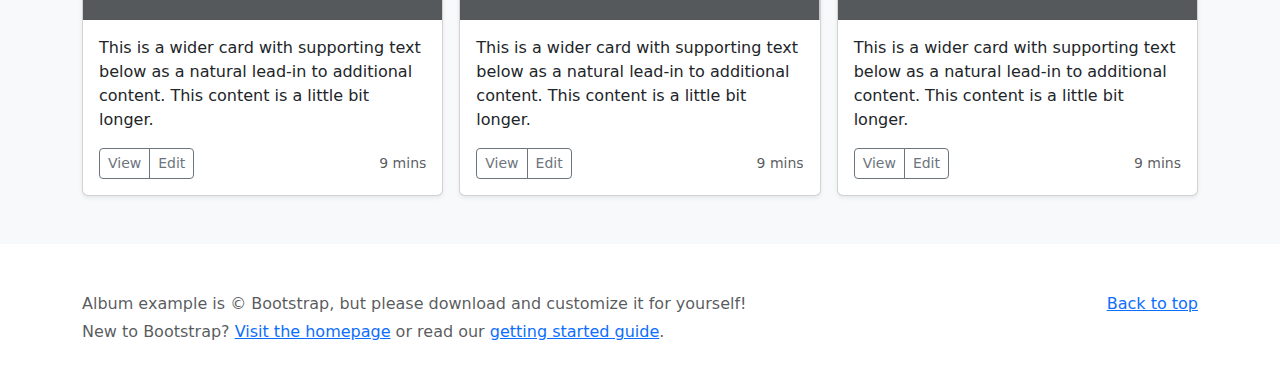
<file: fotografia/bootstrap-5.3.5-examples/album/index.html>
<!doctype html>
<html lang="en" data-bs-theme="auto">
  <head>
    <meta charset="utf-8">
    <meta name="viewport" content="width=device-width, initial-scale=1">
    <meta name="description" content="">
    <meta name="author" content="Mark Otto, Jacob Thornton, and Bootstrap contributors">
    <meta name="generator" content="Hugo 0.145.0">
    <title>Album example · Bootstrap v5.3</title>

    <link rel="canonical" href="https://getbootstrap.com/docs/5.3/examples/album/">

    <script src="../assets/js/color-modes.js"></script>

    <link href="../assets/dist/css/bootstrap.min.css" rel="stylesheet">

    <link rel="apple-touch-icon" href="../assets/img/favicons/apple-touch-icon.png" sizes="180x180">
<link rel="icon" href="../assets/img/favicons/favicon-32x32.png" sizes="32x32" type="image/png">
<link rel="icon" href="../assets/img/favicons/favicon-16x16.png" sizes="16x16" type="image/png">
<link rel="manifest" href="../assets/img/favicons/manifest.json">
<link rel="mask-icon" href="../assets/img/favicons/safari-pinned-tab.svg" color="#712cf9">
<link rel="icon" href="../assets/img/favicons/favicon.ico">
<meta name="theme-color" content="#712cf9">


    <style>
      .bd-placeholder-img {
        font-size: 1.125rem;
        text-anchor: middle;
        -webkit-user-select: none;
        -moz-user-select: none;
        user-select: none;
      }

      @media (min-width: 768px) {
        .bd-placeholder-img-lg {
          font-size: 3.5rem;
        }
      }

      .b-example-divider {
        width: 100%;
        height: 3rem;
        background-color: rgba(0, 0, 0, .1);
        border: solid rgba(0, 0, 0, .15);
        border-width: 1px 0;
        box-shadow: inset 0 .5em 1.5em rgba(0, 0, 0, .1), inset 0 .125em .5em rgba(0, 0, 0, .15);
      }

      .b-example-vr {
        flex-shrink: 0;
        width: 1.5rem;
        height: 100vh;
      }

      .bi {
        vertical-align: -.125em;
        fill: currentColor;
      }

      .nav-scroller {
        position: relative;
        z-index: 2;
        height: 2.75rem;
        overflow-y: hidden;
      }

      .nav-scroller .nav {
        display: flex;
        flex-wrap: nowrap;
        padding-bottom: 1rem;
        margin-top: -1px;
        overflow-x: auto;
        text-align: center;
        white-space: nowrap;
        -webkit-overflow-scrolling: touch;
      }

      .btn-bd-primary {
        --bd-violet-bg: #712cf9;
        --bd-violet-rgb: 112.520718, 44.062154, 249.437846;

        --bs-btn-font-weight: 600;
        --bs-btn-color: var(--bs-white);
        --bs-btn-bg: var(--bd-violet-bg);
        --bs-btn-border-color: var(--bd-violet-bg);
        --bs-btn-hover-color: var(--bs-white);
        --bs-btn-hover-bg: #6528e0;
        --bs-btn-hover-border-color: #6528e0;
        --bs-btn-focus-shadow-rgb: var(--bd-violet-rgb);
        --bs-btn-active-color: var(--bs-btn-hover-color);
        --bs-btn-active-bg: #5a23c8;
        --bs-btn-active-border-color: #5a23c8;
      }

      .bd-mode-toggle {
        z-index: 1500;
      }

      .bd-mode-toggle .bi {
        width: 1em;
        height: 1em;
      }

      .bd-mode-toggle .dropdown-menu .active .bi {
        display: block !important;
      }
    </style>

    
  </head>
  <body>
    <svg xmlns="http://www.w3.org/2000/svg" class="d-none">
  <symbol id="check2" viewBox="0 0 16 16">
    <path d="M13.854 3.646a.5.5 0 0 1 0 .708l-7 7a.5.5 0 0 1-.708 0l-3.5-3.5a.5.5 0 1 1 .708-.708L6.5 10.293l6.646-6.647a.5.5 0 0 1 .708 0z"/>
  </symbol>
  <symbol id="circle-half" viewBox="0 0 16 16">
    <path d="M8 15A7 7 0 1 0 8 1v14zm0 1A8 8 0 1 1 8 0a8 8 0 0 1 0 16z"/>
  </symbol>
  <symbol id="moon-stars-fill" viewBox="0 0 16 16">
    <path d="M6 .278a.768.768 0 0 1 .08.858 7.208 7.208 0 0 0-.878 3.46c0 4.021 3.278 7.277 7.318 7.277.527 0 1.04-.055 1.533-.16a.787.787 0 0 1 .81.316.733.733 0 0 1-.031.893A8.349 8.349 0 0 1 8.344 16C3.734 16 0 12.286 0 7.71 0 4.266 2.114 1.312 5.124.06A.752.752 0 0 1 6 .278z"/>
    <path d="M10.794 3.148a.217.217 0 0 1 .412 0l.387 1.162c.173.518.579.924 1.097 1.097l1.162.387a.217.217 0 0 1 0 .412l-1.162.387a1.734 1.734 0 0 0-1.097 1.097l-.387 1.162a.217.217 0 0 1-.412 0l-.387-1.162A1.734 1.734 0 0 0 9.31 6.593l-1.162-.387a.217.217 0 0 1 0-.412l1.162-.387a1.734 1.734 0 0 0 1.097-1.097l.387-1.162zM13.863.099a.145.145 0 0 1 .274 0l.258.774c.115.346.386.617.732.732l.774.258a.145.145 0 0 1 0 .274l-.774.258a1.156 1.156 0 0 0-.732.732l-.258.774a.145.145 0 0 1-.274 0l-.258-.774a1.156 1.156 0 0 0-.732-.732l-.774-.258a.145.145 0 0 1 0-.274l.774-.258c.346-.115.617-.386.732-.732L13.863.1z"/>
  </symbol>
  <symbol id="sun-fill" viewBox="0 0 16 16">
    <path d="M8 12a4 4 0 1 0 0-8 4 4 0 0 0 0 8zM8 0a.5.5 0 0 1 .5.5v2a.5.5 0 0 1-1 0v-2A.5.5 0 0 1 8 0zm0 13a.5.5 0 0 1 .5.5v2a.5.5 0 0 1-1 0v-2A.5.5 0 0 1 8 13zm8-5a.5.5 0 0 1-.5.5h-2a.5.5 0 0 1 0-1h2a.5.5 0 0 1 .5.5zM3 8a.5.5 0 0 1-.5.5h-2a.5.5 0 0 1 0-1h2A.5.5 0 0 1 3 8zm10.657-5.657a.5.5 0 0 1 0 .707l-1.414 1.415a.5.5 0 1 1-.707-.708l1.414-1.414a.5.5 0 0 1 .707 0zm-9.193 9.193a.5.5 0 0 1 0 .707L3.05 13.657a.5.5 0 0 1-.707-.707l1.414-1.414a.5.5 0 0 1 .707 0zm9.193 2.121a.5.5 0 0 1-.707 0l-1.414-1.414a.5.5 0 0 1 .707-.707l1.414 1.414a.5.5 0 0 1 0 .707zM4.464 4.465a.5.5 0 0 1-.707 0L2.343 3.05a.5.5 0 1 1 .707-.707l1.414 1.414a.5.5 0 0 1 0 .708z"/>
  </symbol>
</svg>


    <div class="dropdown position-fixed bottom-0 end-0 mb-3 me-3 bd-mode-toggle">
      <button class="btn btn-bd-primary py-2 dropdown-toggle d-flex align-items-center"
        id="bd-theme"
        type="button"
        aria-expanded="false"
        data-bs-toggle="dropdown"
        
        aria-label="Toggle theme (auto)">
  <svg class="bi my-1 theme-icon-active" aria-hidden="true"><use href="#circle-half"></use></svg>
  <span class="visually-hidden" id="bd-theme-text">Toggle theme</span>
</button>
<ul class="dropdown-menu dropdown-menu-end shadow" aria-labelledby="bd-theme-text">
  <li>
    <button type="button" class="dropdown-item d-flex align-items-center" data-bs-theme-value="light" aria-pressed="false">
      <svg class="bi me-2 opacity-50" aria-hidden="true"><use href="#sun-fill"></use></svg>
      Light
      <svg class="bi ms-auto d-none" aria-hidden="true"><use href="#check2"></use></svg>
    </button>
  </li>
  <li>
    <button type="button" class="dropdown-item d-flex align-items-center" data-bs-theme-value="dark" aria-pressed="false">
      <svg class="bi me-2 opacity-50" aria-hidden="true"><use href="#moon-stars-fill"></use></svg>
      Dark
      <svg class="bi ms-auto d-none" aria-hidden="true"><use href="#check2"></use></svg>
    </button>
  </li>
  <li>
    <button type="button" class="dropdown-item d-flex align-items-center active" data-bs-theme-value="auto" aria-pressed="true">
      <svg class="bi me-2 opacity-50" aria-hidden="true"><use href="#circle-half"></use></svg>
      Auto
      <svg class="bi ms-auto d-none" aria-hidden="true"><use href="#check2"></use></svg>
    </button>
  </li>
</ul>

    </div>

    
<header data-bs-theme="dark">
  <div class="collapse text-bg-dark" id="navbarHeader">
    <div class="container">
      <div class="row">
        <div class="col-sm-8 col-md-7 py-4">
          <h4>About</h4>
          <p class="text-body-secondary">Add some information about the album below, the author, or any other background context. Make it a few sentences long so folks can pick up some informative tidbits. Then, link them off to some social networking sites or contact information.</p>
        </div>
        <div class="col-sm-4 offset-md-1 py-4">
          <h4>Contact</h4>
          <ul class="list-unstyled">
            <li><a href="#" class="text-white">Follow on X</a></li>
            <li><a href="#" class="text-white">Like on Facebook</a></li>
            <li><a href="#" class="text-white">Email me</a></li>
          </ul>
        </div>
      </div>
    </div>
  </div>
  <div class="navbar navbar-dark bg-dark shadow-sm">
    <div class="container">
      <a href="#" class="navbar-brand d-flex align-items-center">
        <svg xmlns="http://www.w3.org/2000/svg" width="20" height="20" fill="none" stroke="currentColor" stroke-linecap="round" stroke-linejoin="round" stroke-width="2" aria-hidden="true" class="me-2" viewBox="0 0 24 24"><path d="M23 19a2 2 0 0 1-2 2H3a2 2 0 0 1-2-2V8a2 2 0 0 1 2-2h4l2-3h6l2 3h4a2 2 0 0 1 2 2z"/><circle cx="12" cy="13" r="4"/></svg>
        <strong>Album</strong>
      </a>
      <button class="navbar-toggler" type="button" data-bs-toggle="collapse" data-bs-target="#navbarHeader" aria-controls="navbarHeader" aria-expanded="false" aria-label="Toggle navigation">
        <span class="navbar-toggler-icon"></span>
      </button>
    </div>
  </div>
</header>

<main>

  <section class="py-5 text-center container">
    <div class="row py-lg-5">
      <div class="col-lg-6 col-md-8 mx-auto">
        <h1 class="fw-light">Album example</h1>
        <p class="lead text-body-secondary">Something short and leading about the collection below—its contents, the creator, etc. Make it short and sweet, but not too short so folks don’t simply skip over it entirely.</p>
        <p>
          <a href="#" class="btn btn-primary my-2">Main call to action</a>
          <a href="#" class="btn btn-secondary my-2">Secondary action</a>
        </p>
      </div>
    </div>
  </section>

  <div class="album py-5 bg-body-tertiary">
    <div class="container">

      <div class="row row-cols-1 row-cols-sm-2 row-cols-md-3 g-3">
        <div class="col">
          <div class="card shadow-sm">
            <svg class="bd-placeholder-img card-img-top" width="100%" height="225" xmlns="http://www.w3.org/2000/svg" role="img" aria-label="Placeholder: Thumbnail" preserveAspectRatio="xMidYMid slice"><title>Placeholder</title><rect width="100%" height="100%" fill="#55595c"/><text x="50%" y="50%" fill="#eceeef" dy=".3em">Thumbnail</text></svg>
            <div class="card-body">
              <p class="card-text">This is a wider card with supporting text below as a natural lead-in to additional content. This content is a little bit longer.</p>
              <div class="d-flex justify-content-between align-items-center">
                <div class="btn-group">
                  <button type="button" class="btn btn-sm btn-outline-secondary">View</button>
                  <button type="button" class="btn btn-sm btn-outline-secondary">Edit</button>
                </div>
                <small class="text-body-secondary">9 mins</small>
              </div>
            </div>
          </div>
        </div>
        <div class="col">
          <div class="card shadow-sm">
            <svg class="bd-placeholder-img card-img-top" width="100%" height="225" xmlns="http://www.w3.org/2000/svg" role="img" aria-label="Placeholder: Thumbnail" preserveAspectRatio="xMidYMid slice"><title>Placeholder</title><rect width="100%" height="100%" fill="#55595c"/><text x="50%" y="50%" fill="#eceeef" dy=".3em">Thumbnail</text></svg>
            <div class="card-body">
              <p class="card-text">This is a wider card with supporting text below as a natural lead-in to additional content. This content is a little bit longer.</p>
              <div class="d-flex justify-content-between align-items-center">
                <div class="btn-group">
                  <button type="button" class="btn btn-sm btn-outline-secondary">View</button>
                  <button type="button" class="btn btn-sm btn-outline-secondary">Edit</button>
                </div>
                <small class="text-body-secondary">9 mins</small>
              </div>
            </div>
          </div>
        </div>
        <div class="col">
          <div class="card shadow-sm">
            <svg class="bd-placeholder-img card-img-top" width="100%" height="225" xmlns="http://www.w3.org/2000/svg" role="img" aria-label="Placeholder: Thumbnail" preserveAspectRatio="xMidYMid slice"><title>Placeholder</title><rect width="100%" height="100%" fill="#55595c"/><text x="50%" y="50%" fill="#eceeef" dy=".3em">Thumbnail</text></svg>
            <div class="card-body">
              <p class="card-text">This is a wider card with supporting text below as a natural lead-in to additional content. This content is a little bit longer.</p>
              <div class="d-flex justify-content-between align-items-center">
                <div class="btn-group">
                  <button type="button" class="btn btn-sm btn-outline-secondary">View</button>
                  <button type="button" class="btn btn-sm btn-outline-secondary">Edit</button>
                </div>
                <small class="text-body-secondary">9 mins</small>
              </div>
            </div>
          </div>
        </div>

        <div class="col">
          <div class="card shadow-sm">
            <svg class="bd-placeholder-img card-img-top" width="100%" height="225" xmlns="http://www.w3.org/2000/svg" role="img" aria-label="Placeholder: Thumbnail" preserveAspectRatio="xMidYMid slice"><title>Placeholder</title><rect width="100%" height="100%" fill="#55595c"/><text x="50%" y="50%" fill="#eceeef" dy=".3em">Thumbnail</text></svg>
            <div class="card-body">
              <p class="card-text">This is a wider card with supporting text below as a natural lead-in to additional content. This content is a little bit longer.</p>
              <div class="d-flex justify-content-between align-items-center">
                <div class="btn-group">
                  <button type="button" class="btn btn-sm btn-outline-secondary">View</button>
                  <button type="button" class="btn btn-sm btn-outline-secondary">Edit</button>
                </div>
                <small class="text-body-secondary">9 mins</small>
              </div>
            </div>
          </div>
        </div>
        <div class="col">
          <div class="card shadow-sm">
            <svg class="bd-placeholder-img card-img-top" width="100%" height="225" xmlns="http://www.w3.org/2000/svg" role="img" aria-label="Placeholder: Thumbnail" preserveAspectRatio="xMidYMid slice"><title>Placeholder</title><rect width="100%" height="100%" fill="#55595c"/><text x="50%" y="50%" fill="#eceeef" dy=".3em">Thumbnail</text></svg>
            <div class="card-body">
              <p class="card-text">This is a wider card with supporting text below as a natural lead-in to additional content. This content is a little bit longer.</p>
              <div class="d-flex justify-content-between align-items-center">
                <div class="btn-group">
                  <button type="button" class="btn btn-sm btn-outline-secondary">View</button>
                  <button type="button" class="btn btn-sm btn-outline-secondary">Edit</button>
                </div>
                <small class="text-body-secondary">9 mins</small>
              </div>
            </div>
          </div>
        </div>
        <div class="col">
          <div class="card shadow-sm">
            <svg class="bd-placeholder-img card-img-top" width="100%" height="225" xmlns="http://www.w3.org/2000/svg" role="img" aria-label="Placeholder: Thumbnail" preserveAspectRatio="xMidYMid slice"><title>Placeholder</title><rect width="100%" height="100%" fill="#55595c"/><text x="50%" y="50%" fill="#eceeef" dy=".3em">Thumbnail</text></svg>
            <div class="card-body">
              <p class="card-text">This is a wider card with supporting text below as a natural lead-in to additional content. This content is a little bit longer.</p>
              <div class="d-flex justify-content-between align-items-center">
                <div class="btn-group">
                  <button type="button" class="btn btn-sm btn-outline-secondary">View</button>
                  <button type="button" class="btn btn-sm btn-outline-secondary">Edit</button>
                </div>
                <small class="text-body-secondary">9 mins</small>
              </div>
            </div>
          </div>
        </div>

        <div class="col">
          <div class="card shadow-sm">
            <svg class="bd-placeholder-img card-img-top" width="100%" height="225" xmlns="http://www.w3.org/2000/svg" role="img" aria-label="Placeholder: Thumbnail" preserveAspectRatio="xMidYMid slice"><title>Placeholder</title><rect width="100%" height="100%" fill="#55595c"/><text x="50%" y="50%" fill="#eceeef" dy=".3em">Thumbnail</text></svg>
            <div class="card-body">
              <p class="card-text">This is a wider card with supporting text below as a natural lead-in to additional content. This content is a little bit longer.</p>
              <div class="d-flex justify-content-between align-items-center">
                <div class="btn-group">
                  <button type="button" class="btn btn-sm btn-outline-secondary">View</button>
                  <button type="button" class="btn btn-sm btn-outline-secondary">Edit</button>
                </div>
                <small class="text-body-secondary">9 mins</small>
              </div>
            </div>
          </div>
        </div>
        <div class="col">
          <div class="card shadow-sm">
            <svg class="bd-placeholder-img card-img-top" width="100%" height="225" xmlns="http://www.w3.org/2000/svg" role="img" aria-label="Placeholder: Thumbnail" preserveAspectRatio="xMidYMid slice"><title>Placeholder</title><rect width="100%" height="100%" fill="#55595c"/><text x="50%" y="50%" fill="#eceeef" dy=".3em">Thumbnail</text></svg>
            <div class="card-body">
              <p class="card-text">This is a wider card with supporting text below as a natural lead-in to additional content. This content is a little bit longer.</p>
              <div class="d-flex justify-content-between align-items-center">
                <div class="btn-group">
                  <button type="button" class="btn btn-sm btn-outline-secondary">View</button>
                  <button type="button" class="btn btn-sm btn-outline-secondary">Edit</button>
                </div>
                <small class="text-body-secondary">9 mins</small>
              </div>
            </div>
          </div>
        </div>
        <div class="col">
          <div class="card shadow-sm">
            <svg class="bd-placeholder-img card-img-top" width="100%" height="225" xmlns="http://www.w3.org/2000/svg" role="img" aria-label="Placeholder: Thumbnail" preserveAspectRatio="xMidYMid slice"><title>Placeholder</title><rect width="100%" height="100%" fill="#55595c"/><text x="50%" y="50%" fill="#eceeef" dy=".3em">Thumbnail</text></svg>
            <div class="card-body">
              <p class="card-text">This is a wider card with supporting text below as a natural lead-in to additional content. This content is a little bit longer.</p>
              <div class="d-flex justify-content-between align-items-center">
                <div class="btn-group">
                  <button type="button" class="btn btn-sm btn-outline-secondary">View</button>
                  <button type="button" class="btn btn-sm btn-outline-secondary">Edit</button>
                </div>
                <small class="text-body-secondary">9 mins</small>
              </div>
            </div>
          </div>
        </div>
      </div>
    </div>
  </div>

</main>

<footer class="text-body-secondary py-5">
  <div class="container">
    <p class="float-end mb-1">
      <a href="#">Back to top</a>
    </p>
    <p class="mb-1">Album example is &copy; Bootstrap, but please download and customize it for yourself!</p>
    <p class="mb-0">New to Bootstrap? <a href="/">Visit the homepage</a> or read our <a href="../getting-started/introduction/">getting started guide</a>.</p>
  </div>
</footer>
<script defer src="../assets/dist/js/bootstrap.bundle.min.js" integrity="sha384-k6d4wzSIapyDyv1kpU366/PK5hCdSbCRGRCMv+eplOQJWyd1fbcAu9OCUj5zNLiq"></script>

    </body>
</html>
</file>
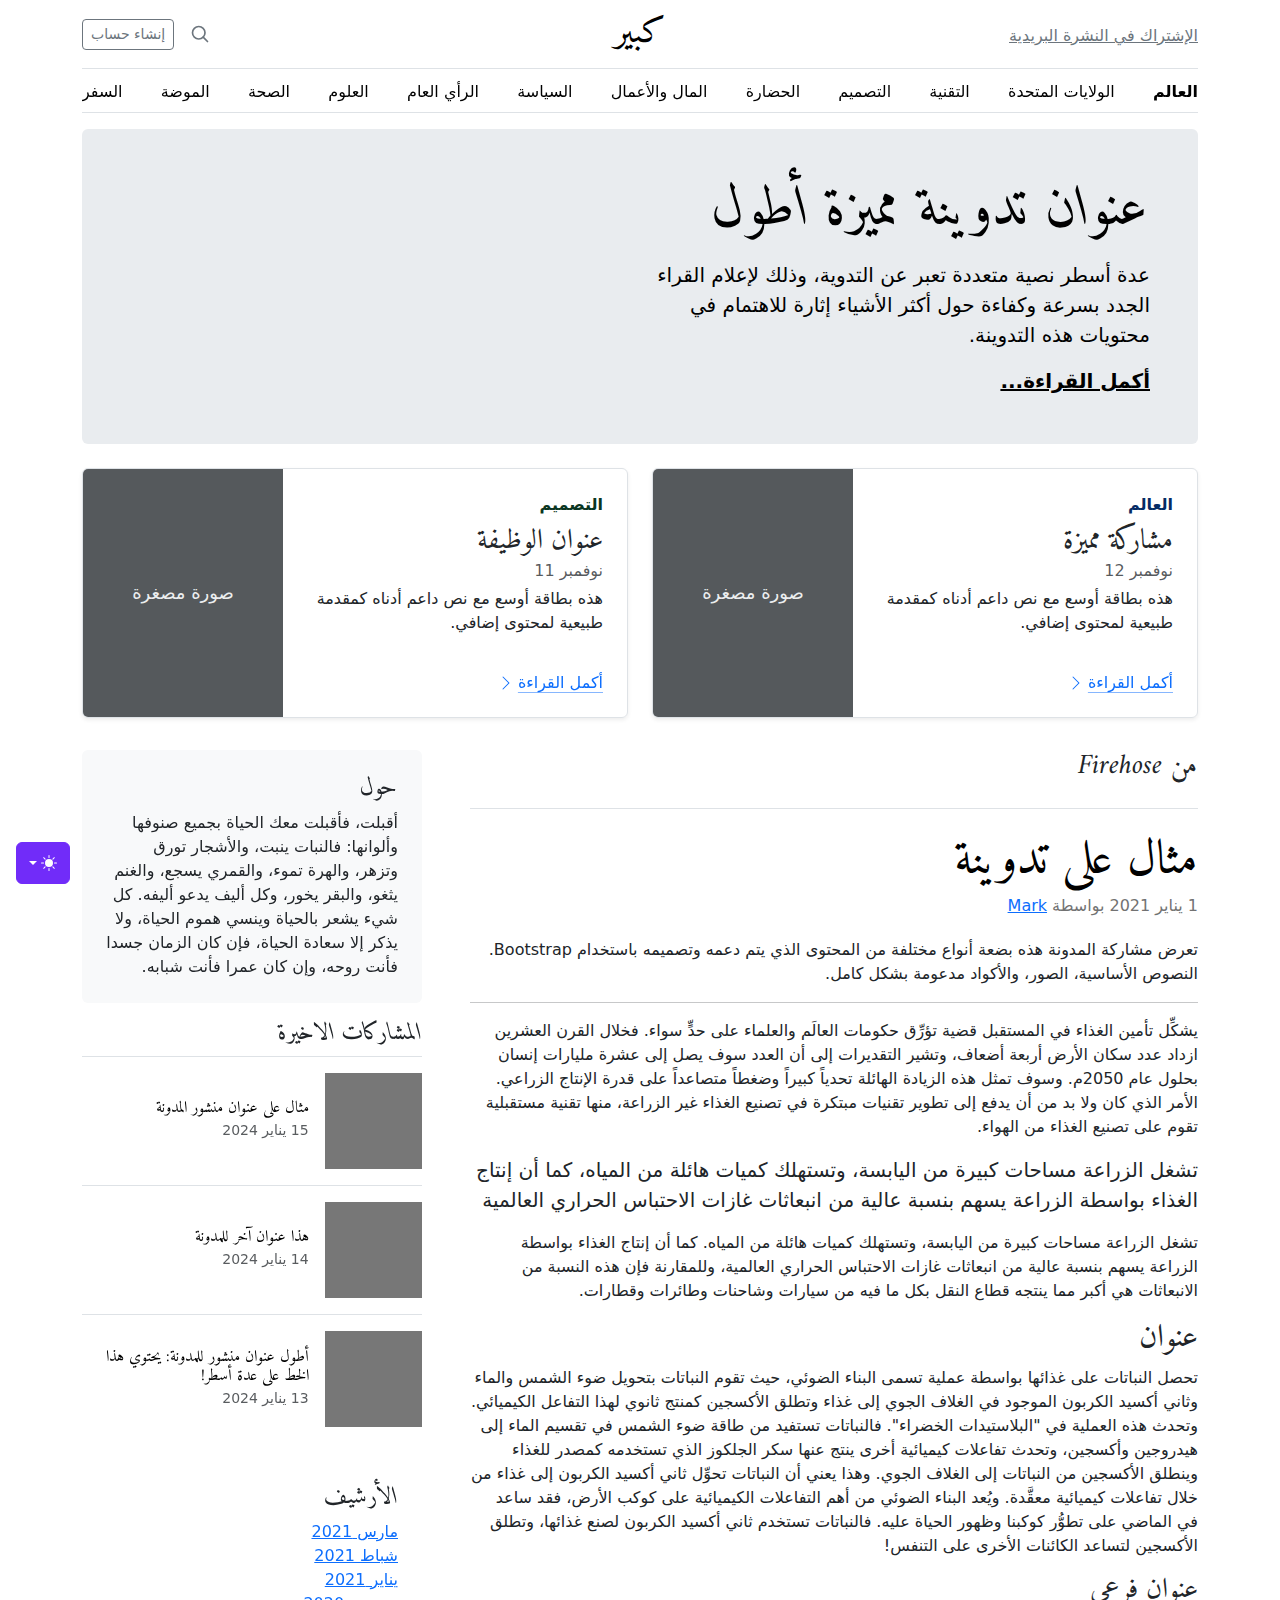
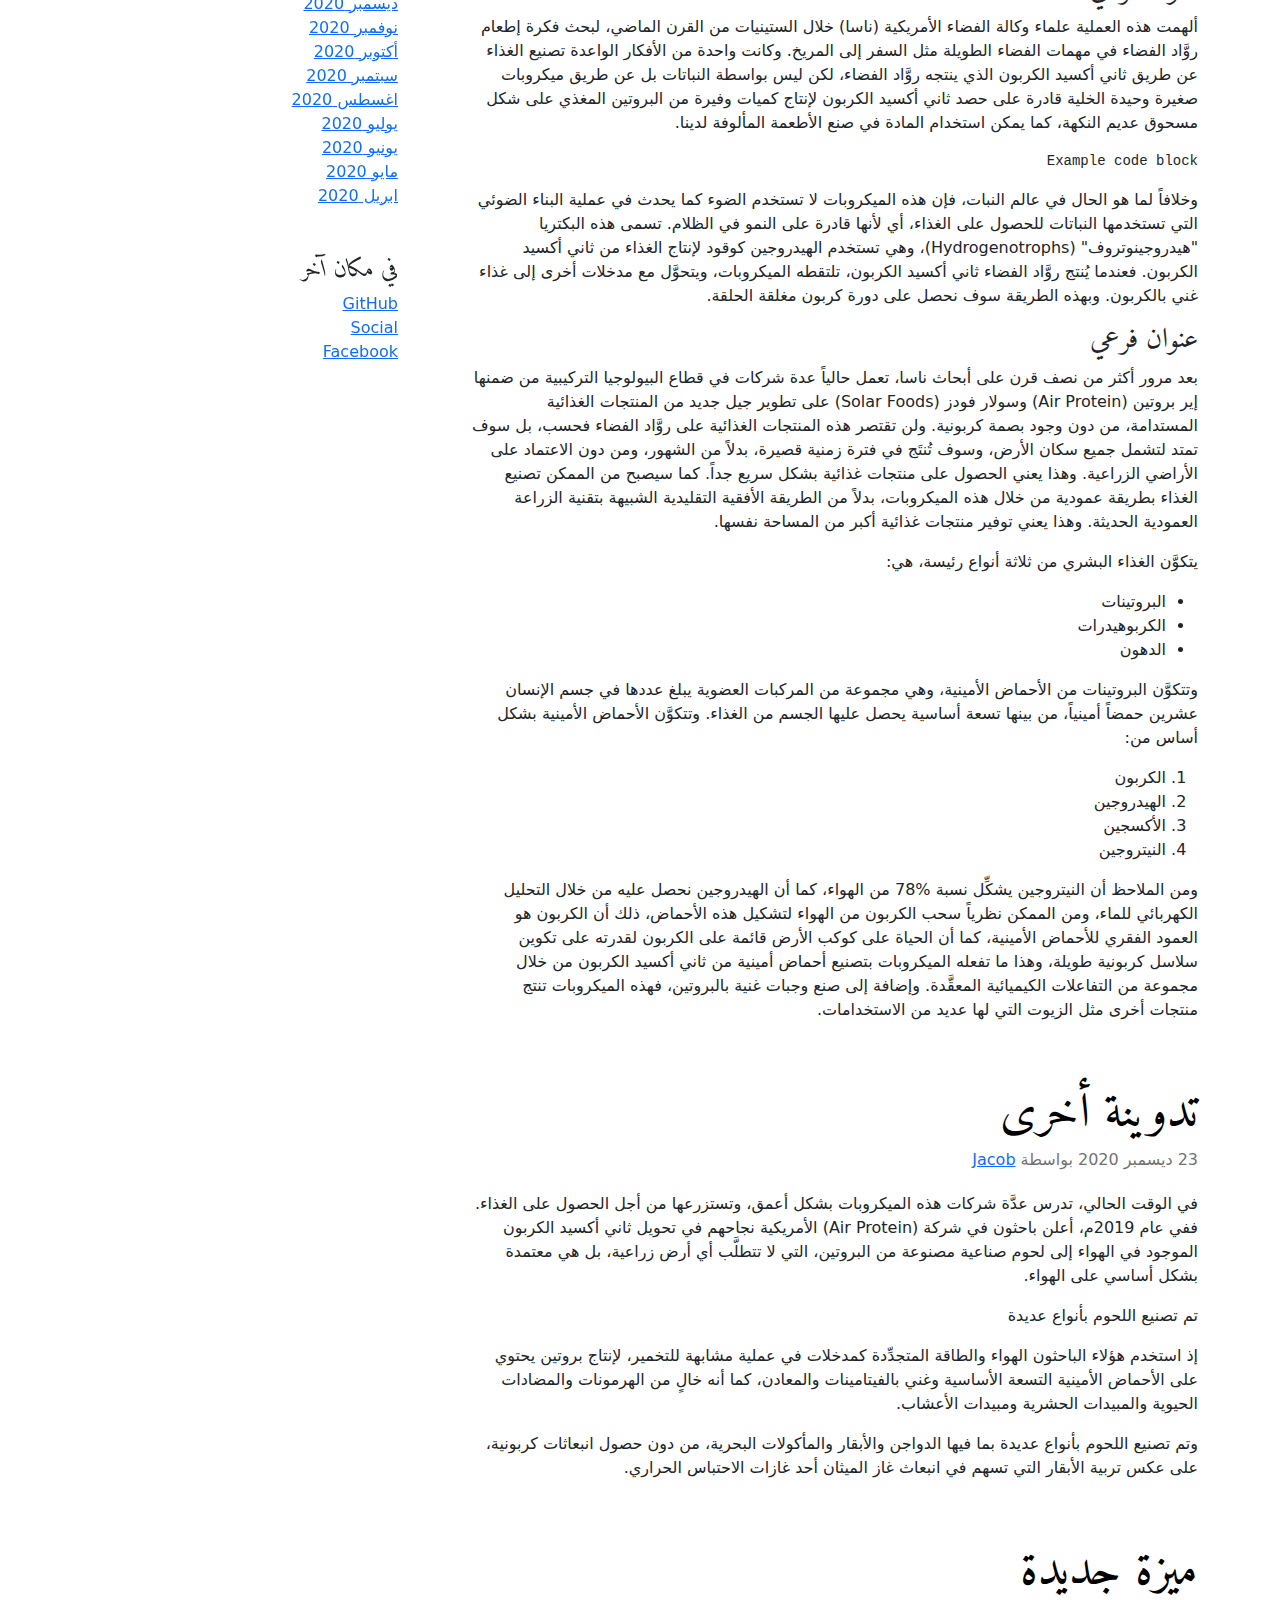
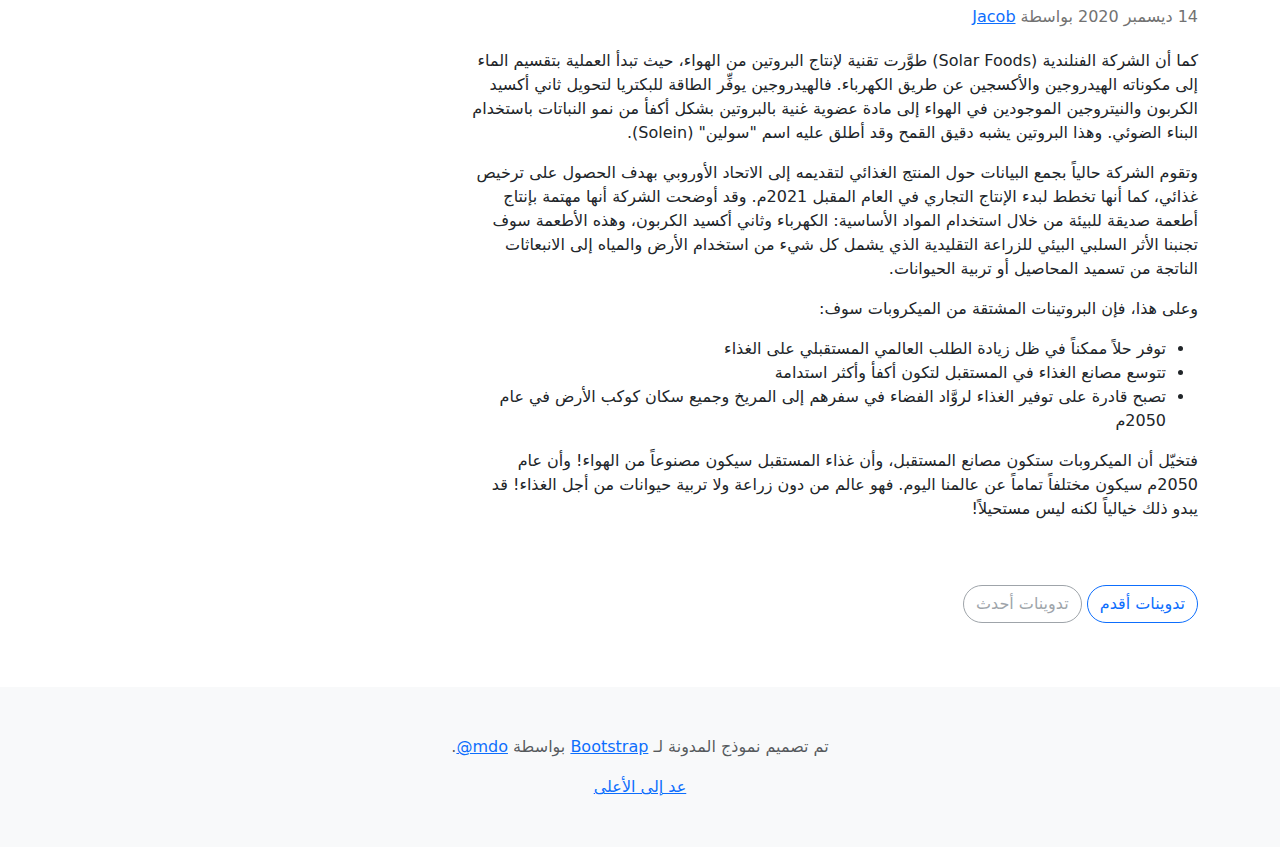
<file: fotografia/bootstrap-5.3.5-examples/blog-rtl/index.html>
<!doctype html>
<html lang="ar" dir="rtl" data-bs-theme="auto">
  <head>
    <meta charset="utf-8">
    <meta name="viewport" content="width=device-width, initial-scale=1">
    <meta name="description" content="">
    <meta name="author" content="Mark Otto, Jacob Thornton, and Bootstrap contributors">
    <meta name="generator" content="Hugo 0.145.0">
    <title>قالب المدونة · Bootstrap v5.3</title>

    <link rel="canonical" href="https://getbootstrap.com/docs/5.3/examples/blog-rtl/">

    <script src="../assets/js/color-modes.js"></script>

    <link href="../assets/dist/css/bootstrap.rtl.min.css" rel="stylesheet">

    <link rel="apple-touch-icon" href="../assets/img/favicons/apple-touch-icon.png" sizes="180x180">
<link rel="icon" href="../assets/img/favicons/favicon-32x32.png" sizes="32x32" type="image/png">
<link rel="icon" href="../assets/img/favicons/favicon-16x16.png" sizes="16x16" type="image/png">
<link rel="manifest" href="../assets/img/favicons/manifest.json">
<link rel="mask-icon" href="../assets/img/favicons/safari-pinned-tab.svg" color="#712cf9">
<link rel="icon" href="../assets/img/favicons/favicon.ico">
<meta name="theme-color" content="#712cf9">


    <style>
      .bd-placeholder-img {
        font-size: 1.125rem;
        text-anchor: middle;
        -webkit-user-select: none;
        -moz-user-select: none;
        user-select: none;
      }

      @media (min-width: 768px) {
        .bd-placeholder-img-lg {
          font-size: 3.5rem;
        }
      }

      .b-example-divider {
        width: 100%;
        height: 3rem;
        background-color: rgba(0, 0, 0, .1);
        border: solid rgba(0, 0, 0, .15);
        border-width: 1px 0;
        box-shadow: inset 0 .5em 1.5em rgba(0, 0, 0, .1), inset 0 .125em .5em rgba(0, 0, 0, .15);
      }

      .b-example-vr {
        flex-shrink: 0;
        width: 1.5rem;
        height: 100vh;
      }

      .bi {
        vertical-align: -.125em;
        fill: currentColor;
      }

      .nav-scroller {
        position: relative;
        z-index: 2;
        height: 2.75rem;
        overflow-y: hidden;
      }

      .nav-scroller .nav {
        display: flex;
        flex-wrap: nowrap;
        padding-bottom: 1rem;
        margin-top: -1px;
        overflow-x: auto;
        text-align: center;
        white-space: nowrap;
        -webkit-overflow-scrolling: touch;
      }

      .btn-bd-primary {
        --bd-violet-bg: #712cf9;
        --bd-violet-rgb: 112.520718, 44.062154, 249.437846;

        --bs-btn-font-weight: 600;
        --bs-btn-color: var(--bs-white);
        --bs-btn-bg: var(--bd-violet-bg);
        --bs-btn-border-color: var(--bd-violet-bg);
        --bs-btn-hover-color: var(--bs-white);
        --bs-btn-hover-bg: #6528e0;
        --bs-btn-hover-border-color: #6528e0;
        --bs-btn-focus-shadow-rgb: var(--bd-violet-rgb);
        --bs-btn-active-color: var(--bs-btn-hover-color);
        --bs-btn-active-bg: #5a23c8;
        --bs-btn-active-border-color: #5a23c8;
      }

      .bd-mode-toggle {
        z-index: 1500;
      }

      .bd-mode-toggle .bi {
        width: 1em;
        height: 1em;
      }

      .bd-mode-toggle .dropdown-menu .active .bi {
        display: block !important;
      }
    </style>

    <!-- Custom styles for this template -->
    <link href="https://fonts.googleapis.com/css?family=Amiri:wght@400;700&amp;display=swap" rel="stylesheet"><!-- Custom styles for this template -->
    <link href="../blog/blog.rtl.css" rel="stylesheet">
  </head>
  <body>
    <svg xmlns="http://www.w3.org/2000/svg" class="d-none">
  <symbol id="check2" viewBox="0 0 16 16">
    <path d="M13.854 3.646a.5.5 0 0 1 0 .708l-7 7a.5.5 0 0 1-.708 0l-3.5-3.5a.5.5 0 1 1 .708-.708L6.5 10.293l6.646-6.647a.5.5 0 0 1 .708 0z"/>
  </symbol>
  <symbol id="circle-half" viewBox="0 0 16 16">
    <path d="M8 15A7 7 0 1 0 8 1v14zm0 1A8 8 0 1 1 8 0a8 8 0 0 1 0 16z"/>
  </symbol>
  <symbol id="moon-stars-fill" viewBox="0 0 16 16">
    <path d="M6 .278a.768.768 0 0 1 .08.858 7.208 7.208 0 0 0-.878 3.46c0 4.021 3.278 7.277 7.318 7.277.527 0 1.04-.055 1.533-.16a.787.787 0 0 1 .81.316.733.733 0 0 1-.031.893A8.349 8.349 0 0 1 8.344 16C3.734 16 0 12.286 0 7.71 0 4.266 2.114 1.312 5.124.06A.752.752 0 0 1 6 .278z"/>
    <path d="M10.794 3.148a.217.217 0 0 1 .412 0l.387 1.162c.173.518.579.924 1.097 1.097l1.162.387a.217.217 0 0 1 0 .412l-1.162.387a1.734 1.734 0 0 0-1.097 1.097l-.387 1.162a.217.217 0 0 1-.412 0l-.387-1.162A1.734 1.734 0 0 0 9.31 6.593l-1.162-.387a.217.217 0 0 1 0-.412l1.162-.387a1.734 1.734 0 0 0 1.097-1.097l.387-1.162zM13.863.099a.145.145 0 0 1 .274 0l.258.774c.115.346.386.617.732.732l.774.258a.145.145 0 0 1 0 .274l-.774.258a1.156 1.156 0 0 0-.732.732l-.258.774a.145.145 0 0 1-.274 0l-.258-.774a1.156 1.156 0 0 0-.732-.732l-.774-.258a.145.145 0 0 1 0-.274l.774-.258c.346-.115.617-.386.732-.732L13.863.1z"/>
  </symbol>
  <symbol id="sun-fill" viewBox="0 0 16 16">
    <path d="M8 12a4 4 0 1 0 0-8 4 4 0 0 0 0 8zM8 0a.5.5 0 0 1 .5.5v2a.5.5 0 0 1-1 0v-2A.5.5 0 0 1 8 0zm0 13a.5.5 0 0 1 .5.5v2a.5.5 0 0 1-1 0v-2A.5.5 0 0 1 8 13zm8-5a.5.5 0 0 1-.5.5h-2a.5.5 0 0 1 0-1h2a.5.5 0 0 1 .5.5zM3 8a.5.5 0 0 1-.5.5h-2a.5.5 0 0 1 0-1h2A.5.5 0 0 1 3 8zm10.657-5.657a.5.5 0 0 1 0 .707l-1.414 1.415a.5.5 0 1 1-.707-.708l1.414-1.414a.5.5 0 0 1 .707 0zm-9.193 9.193a.5.5 0 0 1 0 .707L3.05 13.657a.5.5 0 0 1-.707-.707l1.414-1.414a.5.5 0 0 1 .707 0zm9.193 2.121a.5.5 0 0 1-.707 0l-1.414-1.414a.5.5 0 0 1 .707-.707l1.414 1.414a.5.5 0 0 1 0 .707zM4.464 4.465a.5.5 0 0 1-.707 0L2.343 3.05a.5.5 0 1 1 .707-.707l1.414 1.414a.5.5 0 0 1 0 .708z"/>
  </symbol>
</svg>


    <div class="dropdown position-fixed bottom-0 end-0 mb-3 me-3 bd-mode-toggle">
      <button class="btn btn-bd-primary py-2 dropdown-toggle d-flex align-items-center"
        id="bd-theme"
        type="button"
        aria-expanded="false"
        data-bs-toggle="dropdown"
        
        aria-label="Toggle theme (auto)">
  <svg class="bi my-1 theme-icon-active" aria-hidden="true"><use href="#circle-half"></use></svg>
  <span class="visually-hidden" id="bd-theme-text">Toggle theme</span>
</button>
<ul class="dropdown-menu dropdown-menu-end shadow" aria-labelledby="bd-theme-text">
  <li>
    <button type="button" class="dropdown-item d-flex align-items-center" data-bs-theme-value="light" aria-pressed="false">
      <svg class="bi me-2 opacity-50" aria-hidden="true"><use href="#sun-fill"></use></svg>
      Light
      <svg class="bi ms-auto d-none" aria-hidden="true"><use href="#check2"></use></svg>
    </button>
  </li>
  <li>
    <button type="button" class="dropdown-item d-flex align-items-center" data-bs-theme-value="dark" aria-pressed="false">
      <svg class="bi me-2 opacity-50" aria-hidden="true"><use href="#moon-stars-fill"></use></svg>
      Dark
      <svg class="bi ms-auto d-none" aria-hidden="true"><use href="#check2"></use></svg>
    </button>
  </li>
  <li>
    <button type="button" class="dropdown-item d-flex align-items-center active" data-bs-theme-value="auto" aria-pressed="true">
      <svg class="bi me-2 opacity-50" aria-hidden="true"><use href="#circle-half"></use></svg>
      Auto
      <svg class="bi ms-auto d-none" aria-hidden="true"><use href="#check2"></use></svg>
    </button>
  </li>
</ul>

    </div>

    
<svg xmlns="http://www.w3.org/2000/svg" class="d-none">
  <symbol id="aperture" fill="none" stroke="currentColor" stroke-linecap="round" stroke-linejoin="round" stroke-width="2" viewBox="0 0 24 24">
    <circle cx="12" cy="12" r="10"/>
    <path d="M14.31 8l5.74 9.94M9.69 8h11.48M7.38 12l5.74-9.94M9.69 16L3.95 6.06M14.31 16H2.83m13.79-4l-5.74 9.94"/>
  </symbol>
  <symbol id="cart" viewBox="0 0 16 16">
    <path d="M0 1.5A.5.5 0 0 1 .5 1H2a.5.5 0 0 1 .485.379L2.89 3H14.5a.5.5 0 0 1 .49.598l-1 5a.5.5 0 0 1-.465.401l-9.397.472L4.415 11H13a.5.5 0 0 1 0 1H4a.5.5 0 0 1-.491-.408L2.01 3.607 1.61 2H.5a.5.5 0 0 1-.5-.5zM3.102 4l.84 4.479 9.144-.459L13.89 4H3.102zM5 12a2 2 0 1 0 0 4 2 2 0 0 0 0-4zm7 0a2 2 0 1 0 0 4 2 2 0 0 0 0-4zm-7 1a1 1 0 1 1 0 2 1 1 0 0 1 0-2zm7 0a1 1 0 1 1 0 2 1 1 0 0 1 0-2z"/>
  </symbol>
  <symbol id="chevron-right" viewBox="0 0 16 16">
    <path fill-rule="evenodd" d="M4.646 1.646a.5.5 0 0 1 .708 0l6 6a.5.5 0 0 1 0 .708l-6 6a.5.5 0 0 1-.708-.708L10.293 8 4.646 2.354a.5.5 0 0 1 0-.708z"/>
  </symbol>
</svg>

<div class="container">
  <header class="border-bottom lh-1 py-3">
    <div class="row flex-nowrap justify-content-between align-items-center">
      <div class="col-4 pt-1">
        <a class="link-secondary" href="#">الإشتراك في النشرة البريدية</a>
      </div>
      <div class="col-4 text-center">
        <a class="blog-header-logo text-body-emphasis text-decoration-none" href="#">كبير</a>
      </div>
      <div class="col-4 d-flex justify-content-end align-items-center">
        <a class="link-secondary" href="#" aria-label="بحث">
          <svg xmlns="http://www.w3.org/2000/svg" width="20" height="20" fill="none" stroke="currentColor" stroke-linecap="round" stroke-linejoin="round" stroke-width="2" class="mx-3" role="img" viewBox="0 0 24 24"><title>بحث</title><circle cx="10.5" cy="10.5" r="7.5"/><path d="M21 21l-5.2-5.2"/></svg>
        </a>
        <a class="btn btn-sm btn-outline-secondary" href="#">إنشاء حساب</a>
      </div>
    </div>
  </header>

  <div class="nav-scroller py-1 mb-3 border-bottom">
    <nav class="nav nav-underline justify-content-between">
      <a class="nav-item nav-link link-body-emphasis active" href="#">العالم</a>
      <a class="nav-item nav-link link-body-emphasis" href="#">الولايات المتحدة</a>
      <a class="nav-item nav-link link-body-emphasis" href="#">التقنية</a>
      <a class="nav-item nav-link link-body-emphasis" href="#">التصميم</a>
      <a class="nav-item nav-link link-body-emphasis" href="#">الحضارة</a>
      <a class="nav-item nav-link link-body-emphasis" href="#">المال والأعمال</a>
      <a class="nav-item nav-link link-body-emphasis" href="#">السياسة</a>
      <a class="nav-item nav-link link-body-emphasis" href="#">الرأي العام</a>
      <a class="nav-item nav-link link-body-emphasis" href="#">العلوم</a>
      <a class="nav-item nav-link link-body-emphasis" href="#">الصحة</a>
      <a class="nav-item nav-link link-body-emphasis" href="#">الموضة</a>
      <a class="nav-item nav-link link-body-emphasis" href="#">السفر</a>
    </nav>
  </div>
</div>

<main class="container">
  <div class="p-4 p-md-5 mb-4 rounded text-body-emphasis bg-body-secondary">
    <div class="col-lg-6 px-0">
      <h1 class="display-4 fst-italic">عنوان تدوينة مميزة أطول</h1>
      <p class="lead my-3">عدة أسطر نصية متعددة تعبر عن التدوية، وذلك لإعلام القراء الجدد بسرعة وكفاءة حول أكثر الأشياء إثارة للاهتمام في محتويات هذه التدوينة.</p>
      <p class="lead mb-0"><a href="#" class="text-body-emphasis fw-bold">أكمل القراءة...</a></p>
    </div>
  </div>

  <div class="row mb-2">
    <div class="col-md-6">
      <div class="row g-0 border rounded overflow-hidden flex-md-row mb-4 shadow-sm h-md-250 position-relative">
        <div class="col p-4 d-flex flex-column position-static">
          <strong class="d-inline-block mb-2 text-primary-emphasis">العالم</strong>
          <h3 class="mb-0">مشاركة مميزة</h3>
          <div class="mb-1 text-body-secondary">نوفمبر 12</div>
          <p class="card-text mb-auto">هذه بطاقة أوسع مع نص داعم أدناه كمقدمة طبيعية لمحتوى إضافي.</p>
          <a href="#" class="icon-link gap-1 icon-link-hover stretched-link">
            أكمل القراءة
            <svg class="bi" aria-hidden="true"><use xlink:href="#chevron-right"/></svg>
          </a>
        </div>
        <div class="col-auto d-none d-lg-block">
          <svg class="bd-placeholder-img" width="200" height="250" xmlns="http://www.w3.org/2000/svg" role="img" aria-label="Placeholder: صورة مصغرة" preserveAspectRatio="xMidYMid slice"><title>Placeholder</title><rect width="100%" height="100%" fill="#55595c"/><text x="50%" y="50%" fill="#eceeef" dy=".3em">صورة مصغرة</text></svg>
        </div>
      </div>
    </div>
    <div class="col-md-6">
      <div class="row g-0 border rounded overflow-hidden flex-md-row mb-4 shadow-sm h-md-250 position-relative">
        <div class="col p-4 d-flex flex-column position-static">
          <strong class="d-inline-block mb-2 text-success-emphasis">التصميم</strong>
          <h3 class="mb-0">عنوان الوظيفة</h3>
          <div class="mb-1 text-body-secondary">نوفمبر 11</div>
          <p class="mb-auto">هذه بطاقة أوسع مع نص داعم أدناه كمقدمة طبيعية لمحتوى إضافي.</p>
          <a href="#" class="icon-link gap-1 icon-link-hover stretched-link">
            أكمل القراءة
            <svg class="bi" aria-hidden="true"><use xlink:href="#chevron-right"/></svg>
          </a>
        </div>
        <div class="col-auto d-none d-lg-block">
          <svg class="bd-placeholder-img" width="200" height="250" xmlns="http://www.w3.org/2000/svg" role="img" aria-label="Placeholder: صورة مصغرة" preserveAspectRatio="xMidYMid slice"><title>Placeholder</title><rect width="100%" height="100%" fill="#55595c"/><text x="50%" y="50%" fill="#eceeef" dy=".3em">صورة مصغرة</text></svg>
        </div>
      </div>
    </div>
  </div>

  <div class="row g-5">
    <div class="col-md-8">
      <h3 class="pb-4 mb-4 fst-italic border-bottom">
        من Firehose
      </h3>

      <article class="blog-post">
        <h2 class="display-5 link-body-emphasis mb-1">مثال على تدوينة</h2>
        <p class="blog-post-meta">1 يناير 2021 بواسطة <a href="#"> Mark </a></p>

        <p>تعرض مشاركة المدونة هذه بضعة أنواع مختلفة من المحتوى الذي يتم دعمه وتصميمه باستخدام Bootstrap. النصوص الأساسية، الصور، والأكواد مدعومة بشكل كامل.</p>
        <hr>
        <p>يشكِّل تأمين الغذاء في المستقبل قضية تؤرِّق حكومات العالَم والعلماء على حدٍّ سواء. فخلال القرن العشرين ازداد عدد سكان الأرض أربعة أضعاف، وتشير التقديرات إلى أن العدد سوف يصل إلى عشرة مليارات إنسان بحلول عام 2050م. وسوف تمثل هذه الزيادة الهائلة تحدياً كبيراً وضغطاً متصاعداً على قدرة الإنتاج الزراعي. الأمر الذي كان ولا بد من أن يدفع إلى تطوير تقنيات مبتكرة في تصنيع الغذاء غير الزراعة، منها تقنية مستقبلية تقوم على تصنيع الغذاء من الهواء.</p>
        <blockquote class="blockquote">
          <p>تشغل الزراعة مساحات كبيرة من اليابسة، وتستهلك كميات هائلة من المياه، كما أن إنتاج الغذاء بواسطة الزراعة يسهم بنسبة عالية من انبعاثات غازات الاحتباس الحراري العالمية</p>
        </blockquote>
        <p>تشغل الزراعة مساحات كبيرة من اليابسة، وتستهلك كميات هائلة من المياه. كما أن إنتاج الغذاء بواسطة الزراعة يسهم بنسبة عالية من انبعاثات غازات الاحتباس الحراري العالمية، وللمقارنة فإن هذه النسبة من الانبعاثات هي أكبر مما ينتجه قطاع النقل بكل ما فيه من سيارات وشاحنات وطائرات وقطارات.</p>
        <h2>عنوان</h2>
        <p>تحصل النباتات على غذائها بواسطة عملية تسمى البناء الضوئي، حيث تقوم النباتات بتحويل ضوء الشمس والماء وثاني أكسيد الكربون الموجود في الغلاف الجوي إلى غذاء وتطلق الأكسجين كمنتج ثانوي لهذا التفاعل الكيميائي. وتحدث هذه العملية في "البلاستيدات الخضراء". فالنباتات تستفيد من طاقة ضوء الشمس في تقسيم الماء إلى هيدروجين وأكسجين، وتحدث تفاعلات كيميائية أخرى ينتج عنها سكر الجلكوز الذي تستخدمه كمصدر للغذاء وينطلق الأكسجين من النباتات إلى الغلاف الجوي. وهذا يعني أن النباتات تحوِّل ثاني أكسيد الكربون إلى غذاء من خلال تفاعلات كيميائية معقَّدة. ويُعد البناء الضوئي من أهم التفاعلات الكيميائية على كوكب الأرض، فقد ساعد في الماضي على تطوُّر كوكبنا وظهور الحياة عليه. فالنباتات تستخدم ثاني أكسيد الكربون لصنع غذائها، وتطلق الأكسجين لتساعد الكائنات الأخرى على التنفس!</p>
        <h3>عنوان فرعي</h3>
        <p>ألهمت هذه العملية علماء وكالة الفضاء الأمريكية (ناسا) خلال الستينيات من القرن الماضي، لبحث فكرة إطعام روَّاد الفضاء في مهمات الفضاء الطويلة مثل السفر إلى المريخ. وكانت واحدة من الأفكار الواعدة تصنيع الغذاء عن طريق ثاني أكسيد الكربون الذي ينتجه روَّاد الفضاء، لكن ليس بواسطة النباتات بل عن طريق ميكروبات صغيرة وحيدة الخلية قادرة على حصد ثاني أكسيد الكربون لإنتاج كميات وفيرة من البروتين المغذي على شكل مسحوق عديم النكهة، كما يمكن استخدام المادة في صنع الأطعمة المألوفة لدينا.</p>
        <pre><code>Example code block</code></pre>
        <p>وخلافاً لما هو الحال في عالم النبات، فإن هذه الميكروبات لا تستخدم الضوء كما يحدث في عملية البناء الضوئي التي تستخدمها النباتات للحصول على الغذاء، أي لأنها قادرة على النمو في الظلام. تسمى هذه البكتريا "هيدروجينوتروف" (Hydrogenotrophs)، وهي تستخدم الهيدروجين كوقود لإنتاج الغذاء من ثاني أكسيد الكربون. فعندما يُنتج روَّاد الفضاء ثاني أكسيد الكربون، تلتقطه الميكروبات، ويتحوَّل مع مدخلات أخرى إلى غذاء غني بالكربون. وبهذه الطريقة سوف نحصل على دورة كربون مغلقة الحلقة.</p>
        <h3>عنوان فرعي</h3>
        <p>بعد مرور أكثر من نصف قرن على أبحاث ناسا، تعمل حالياً عدة شركات في قطاع البيولوجيا التركيبية من ضمنها إير بروتين (Air Protein) وسولار فودز (Solar Foods) على تطوير جيل جديد من المنتجات الغذائية المستدامة، من دون وجود بصمة كربونية. ولن تقتصر هذه المنتجات الغذائية على روَّاد الفضاء فحسب، بل سوف تمتد لتشمل جميع سكان الأرض، وسوف تُنتَج في فترة زمنية قصيرة، بدلاً من الشهور، ومن دون الاعتماد على الأراضي الزراعية. وهذا يعني الحصول على منتجات غذائية بشكل سريع جداً. كما سيصبح من الممكن تصنيع الغذاء بطريقة عمودية من خلال هذه الميكروبات، بدلاً من الطريقة الأفقية التقليدية الشبيهة بتقنية الزراعة العمودية الحديثة. وهذا يعني توفير منتجات غذائية أكبر من المساحة نفسها.</p>
        <p>يتكوَّن الغذاء البشري من ثلاثة أنواع رئيسة، هي:</p>
        <ul>
          <li>البروتينات</li>
          <li>الكربوهيدرات</li>
          <li>الدهون</li>
        </ul>
        <p>وتتكوَّن البروتينات من الأحماض الأمينية، وهي مجموعة من المركبات العضوية يبلغ عددها في جسم الإنسان عشرين حمضاً أمينياً، من بينها تسعة أساسية يحصل عليها الجسم من الغذاء. وتتكوَّن الأحماض الأمينية بشكل أساس من:</p>
        <ol>
          <li>الكربون</li>
          <li>الهيدروجين</li>
          <li>الأكسجين</li>
          <li>النيتروجين</li>
        </ol>
        <p>ومن الملاحظ أن النيتروجين يشكِّل نسبة %78 من الهواء، كما أن الهيدروجين نحصل عليه من خلال التحليل الكهربائي للماء، ومن الممكن نظرياً سحب الكربون من الهواء لتشكيل هذه الأحماض، ذلك أن الكربون هو العمود الفقري للأحماض الأمينية، كما أن الحياة على كوكب الأرض قائمة على الكربون لقدرته على تكوين سلاسل كربونية طويلة، وهذا ما تفعله الميكروبات بتصنيع أحماض أمينية من ثاني أكسيد الكربون من خلال مجموعة من التفاعلات الكيميائية المعقَّدة. وإضافة إلى صنع وجبات غنية بالبروتين، فهذه الميكروبات تنتج منتجات أخرى مثل الزيوت التي لها عديد من الاستخدامات.</p>
      </article>

      <article class="blog-post">
        <h2 class="display-5 link-body-emphasis mb-1">تدوينة أخرى</h2>
        <p class="blog-post-meta">23 ديسمبر 2020 بواسطة <a href="#">Jacob</a></p>

        <p>في الوقت الحالي، تدرس عدَّة شركات هذه الميكروبات بشكل أعمق، وتستزرعها من أجل الحصول على الغذاء. ففي عام 2019م، أعلن باحثون في شركة (Air Protein) الأمريكية نجاحهم في تحويل ثاني أكسيد الكربون الموجود في الهواء إلى لحوم صناعية مصنوعة من البروتين، التي لا تتطلَّب أي أرض زراعية، بل هي معتمدة بشكل أساسي على الهواء.</p>
        <blockquote>
          <p>تم تصنيع اللحوم بأنواع عديدة</p>
        </blockquote>
        <p>إذ استخدم هؤلاء الباحثون الهواء والطاقة المتجدِّدة كمدخلات في عملية مشابهة للتخمير، لإنتاج بروتين يحتوي على الأحماض الأمينية التسعة الأساسية وغني بالفيتامينات والمعادن، كما أنه خالٍ من الهرمونات والمضادات الحيوية والمبيدات الحشرية ومبيدات الأعشاب.</p>
        <p> وتم تصنيع اللحوم بأنواع عديدة بما فيها الدواجن والأبقار والمأكولات البحرية، من دون حصول انبعاثات كربونية، على عكس تربية الأبقار التي تسهم في انبعاث غاز الميثان أحد غازات الاحتباس الحراري.</p>
      </article>

      <article class="blog-post">
        <h2 class="display-5 link-body-emphasis mb-1">ميزة جديدة</h2>
        <p class="blog-post-meta">14 ديسمبر 2020 بواسطة <a href="#">Jacob</a></p>

        <p>كما أن الشركة الفنلندية (Solar Foods) طوَّرت تقنية لإنتاج البروتين من الهواء، حيث تبدأ العملية بتقسيم الماء إلى مكوناته الهيدروجين والأكسجين عن طريق الكهرباء. فالهيدروجين يوفِّر الطاقة للبكتريا لتحويل ثاني أكسيد الكربون والنيتروجين الموجودين في الهواء إلى مادة عضوية غنية بالبروتين بشكل أكفأ من نمو النباتات باستخدام البناء الضوئي. وهذا البروتين يشبه دقيق القمح وقد أطلق عليه اسم "سولين" (Solein).</p>
        <p>وتقوم الشركة حالياً بجمع البيانات حول المنتج الغذائي لتقديمه إلى الاتحاد الأوروبي بهدف الحصول على ترخيص غذائي، كما أنها تخطط لبدء الإنتاج التجاري في العام المقبل 2021م. وقد أوضحت الشركة أنها مهتمة بإنتاج أطعمة صديقة للبيئة من خلال استخدام المواد الأساسية: الكهرباء وثاني أكسيد الكربون، وهذه الأطعمة سوف تجنبنا الأثر السلبي البيئي للزراعة التقليدية الذي يشمل كل شيء من استخدام الأرض والمياه إلى الانبعاثات الناتجة من تسميد المحاصيل أو تربية الحيوانات.</p>
        <p>وعلى هذا، فإن البروتينات المشتقة من الميكروبات سوف:</p>
        <ul>
          <li>توفر حلاً ممكناً في ظل زيادة الطلب العالمي المستقبلي على الغذاء</li>
          <li>تتوسع مصانع الغذاء في المستقبل لتكون أكفأ وأكثر استدامة</li>
          <li>تصبح قادرة على توفير الغذاء لروَّاد الفضاء في سفرهم إلى المريخ وجميع سكان كوكب الأرض في عام 2050م</li>
        </ul>
        <p>فتخيّل أن الميكروبات ستكون مصانع المستقبل، وأن غذاء المستقبل سيكون مصنوعاً من الهواء! وأن عام 2050م سيكون مختلفاً تماماً عن عالمنا اليوم. فهو عالم من دون زراعة ولا تربية حيوانات من أجل الغذاء! قد يبدو ذلك خيالياً لكنه ليس مستحيلاً!</p>
      </article>

      <nav class="blog-pagination" aria-label="Pagination">
        <a class="btn btn-outline-primary rounded-pill" href="#">تدوينات أقدم</a>
        <a class="btn btn-outline-secondary rounded-pill disabled" aria-disabled="true">تدوينات أحدث</a>
      </nav>

    </div>

    <div class="col-md-4">
      <div class="position-sticky" style="top: 2rem;">
        <div class="p-4 mb-3 bg-body-tertiary rounded">
          <h4 class="fst-italic">حول</h4>
          <p class="mb-0">أقبلت، فأقبلت معك الحياة بجميع صنوفها وألوانها: فالنبات ينبت، والأشجار تورق وتزهر، والهرة تموء، والقمري يسجع، والغنم يثغو، والبقر يخور، وكل أليف يدعو أليفه. كل شيء يشعر بالحياة وينسي هموم الحياة، ولا يذكر إلا سعادة الحياة، فإن كان الزمان جسدا فأنت روحه، وإن كان عمرا فأنت شبابه.</p>
        </div>

        <div>
          <h4 class="fst-italic">المشاركات الاخيرة</h4>
          <ul class="list-unstyled">
            <li>
              <a class="d-flex flex-column flex-lg-row gap-3 align-items-start align-items-lg-center py-3 link-body-emphasis text-decoration-none border-top" href="#">
                <svg class="bd-placeholder-img" width="100%" height="96" xmlns="http://www.w3.org/2000/svg" aria-hidden="true" preserveAspectRatio="xMidYMid slice"><rect width="100%" height="100%" fill="#777"/></svg>
                <div class="col-lg-8">
                  <h6 class="mb-0">مثال على عنوان منشور المدونة</h6>
                  <small class="text-body-secondary">15 يناير 2024</small>
                </div>
              </a>
            </li>
            <li>
              <a class="d-flex flex-column flex-lg-row gap-3 align-items-start align-items-lg-center py-3 link-body-emphasis text-decoration-none border-top" href="#">
                <svg class="bd-placeholder-img" width="100%" height="96" xmlns="http://www.w3.org/2000/svg" aria-hidden="true" preserveAspectRatio="xMidYMid slice"><rect width="100%" height="100%" fill="#777"/></svg>
                <div class="col-lg-8">
                  <h6 class="mb-0">هذا عنوان آخر للمدونة</h6>
                  <small class="text-body-secondary">14 يناير 2024</small>
                </div>
              </a>
            </li>
            <li>
              <a class="d-flex flex-column flex-lg-row gap-3 align-items-start align-items-lg-center py-3 link-body-emphasis text-decoration-none border-top" href="#">
                <svg class="bd-placeholder-img" width="100%" height="96" xmlns="http://www.w3.org/2000/svg" aria-hidden="true" preserveAspectRatio="xMidYMid slice"><rect width="100%" height="100%" fill="#777"/></svg>
                <div class="col-lg-8">
                  <h6 class="mb-0">أطول عنوان منشور للمدونة: يحتوي هذا الخط على عدة أسطر!</h6>
                  <small class="text-body-secondary">13 يناير 2024</small>
                </div>
              </a>
            </li>
          </ul>
        </div>

        <div class="p-4">
          <h4 class="fst-italic">الأرشيف</h4>
          <ol class="list-unstyled mb-0">
            <li><a href="#">مارس 2021</a></li>
            <li><a href="#">شباط 2021</a></li>
            <li><a href="#">يناير 2021</a></li>
            <li><a href="#">ديسمبر 2020</a></li>
            <li><a href="#">نوفمبر 2020</a></li>
            <li><a href="#">أكتوبر 2020</a></li>
            <li><a href="#">سبتمبر 2020</a></li>
            <li><a href="#">اغسطس 2020</a></li>
            <li><a href="#">يوليو 2020</a></li>
            <li><a href="#">يونيو 2020</a></li>
            <li><a href="#">مايو 2020</a></li>
            <li><a href="#">ابريل 2020</a></li>
          </ol>
        </div>

        <div class="p-4">
          <h4 class="fst-italic">في مكان آخر</h4>
          <ol class="list-unstyled">
            <li><a href="#">GitHub</a></li>
            <li><a href="#">Social</a></li>
            <li><a href="#">Facebook</a></li>
          </ol>
        </div>
      </div>
    </div>
  </div>

</main>

<footer class="py-5 text-center text-body-secondary bg-body-tertiary">
  <p>تم تصميم نموذج المدونة لـ <a href="https://getbootstrap.com/">Bootstrap</a> بواسطة <a href="https://x.com/mdo"><bdi lang="en" dir="ltr">@mdo</bdi></a>.</p>
  <p class="mb-0">
    <a href="#">عد إلى الأعلى</a>
  </p>
</footer>
<script defer src="../assets/dist/js/bootstrap.bundle.min.js" integrity="sha384-k6d4wzSIapyDyv1kpU366/PK5hCdSbCRGRCMv+eplOQJWyd1fbcAu9OCUj5zNLiq"></script>

    </body>
</html>
</file>
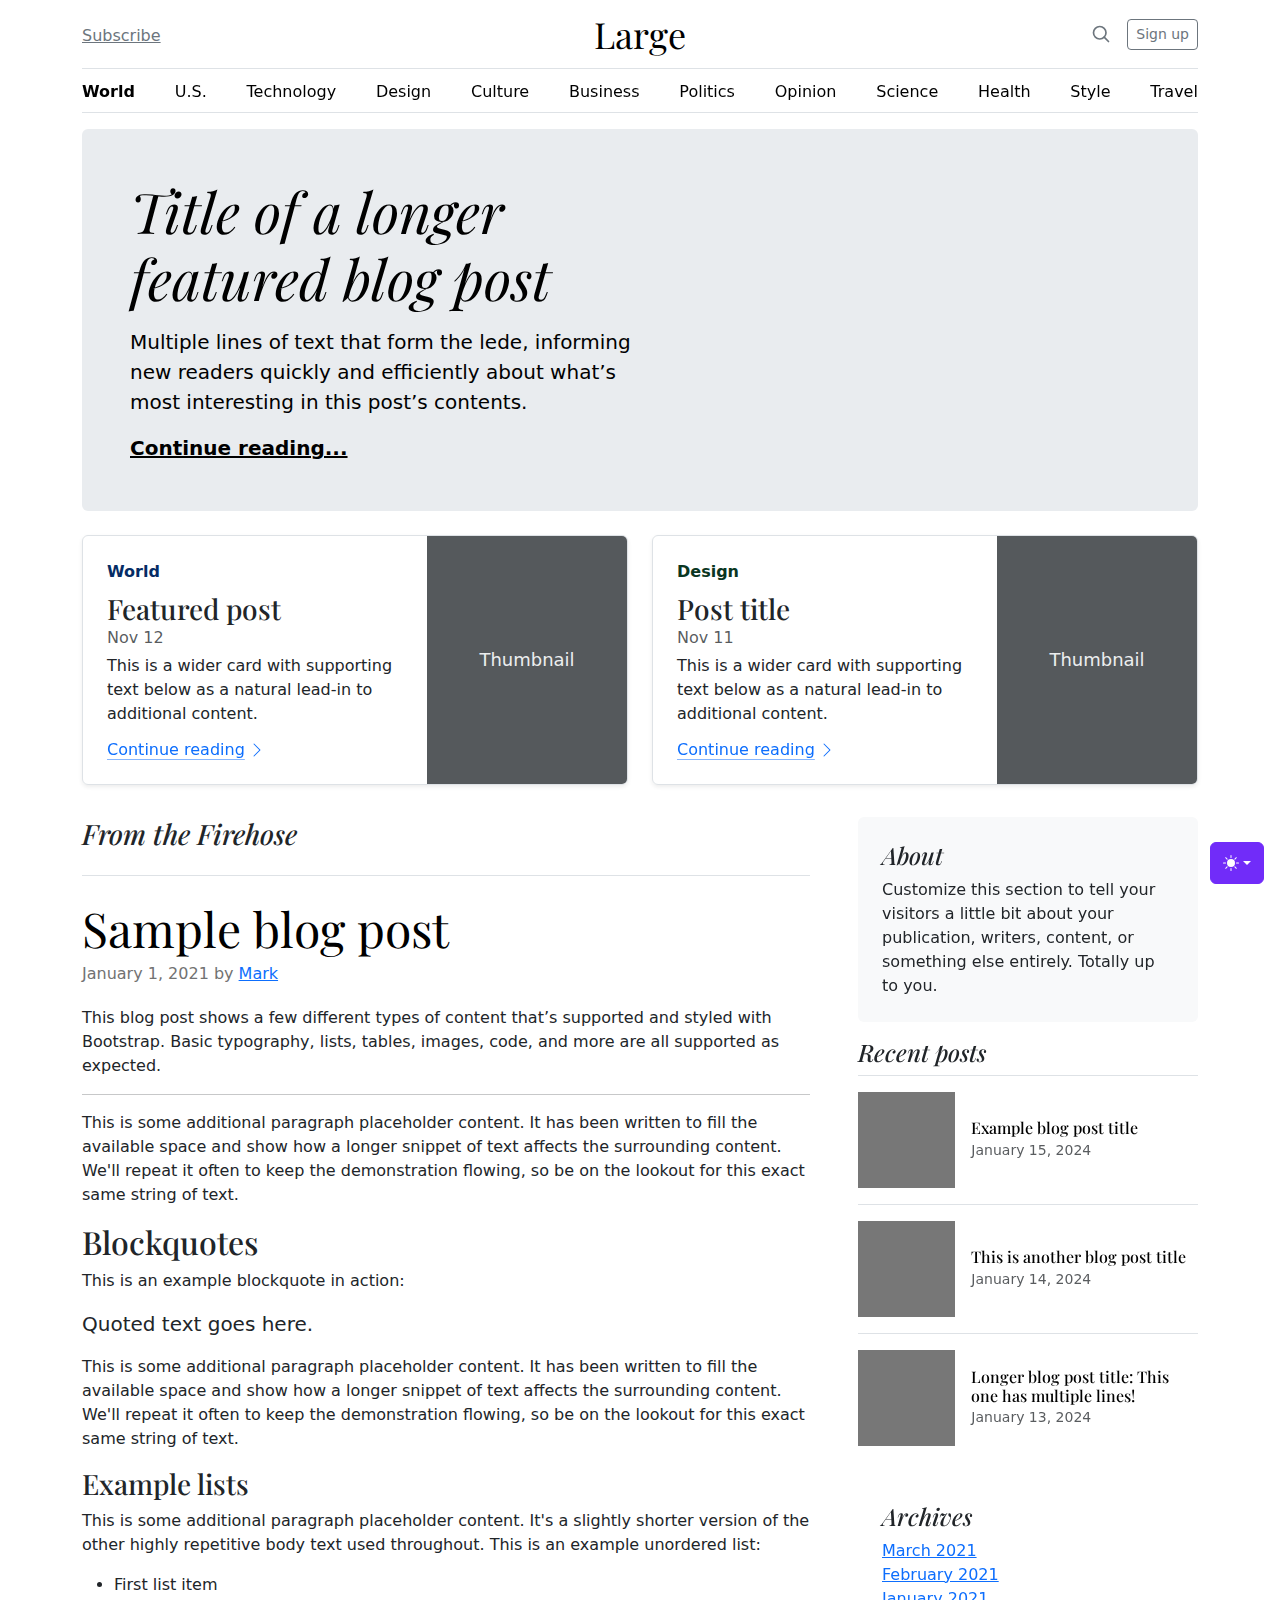
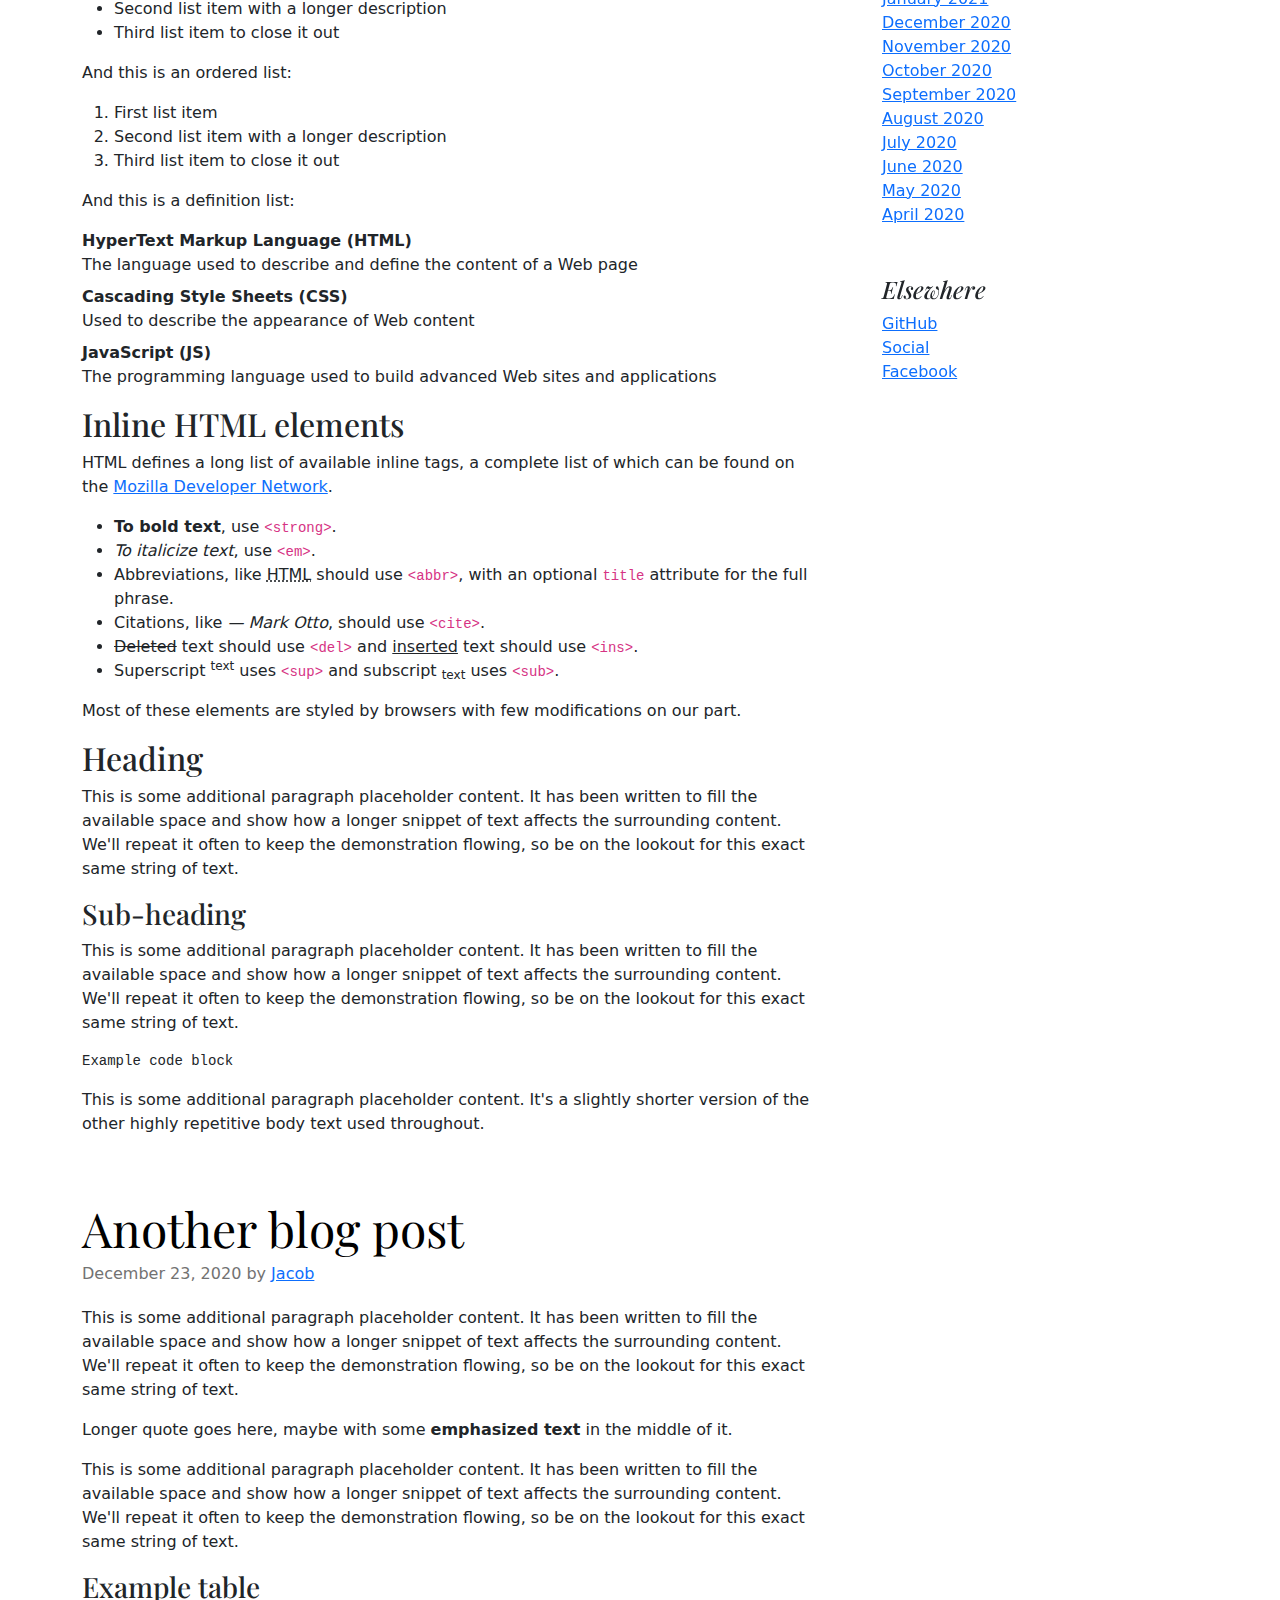
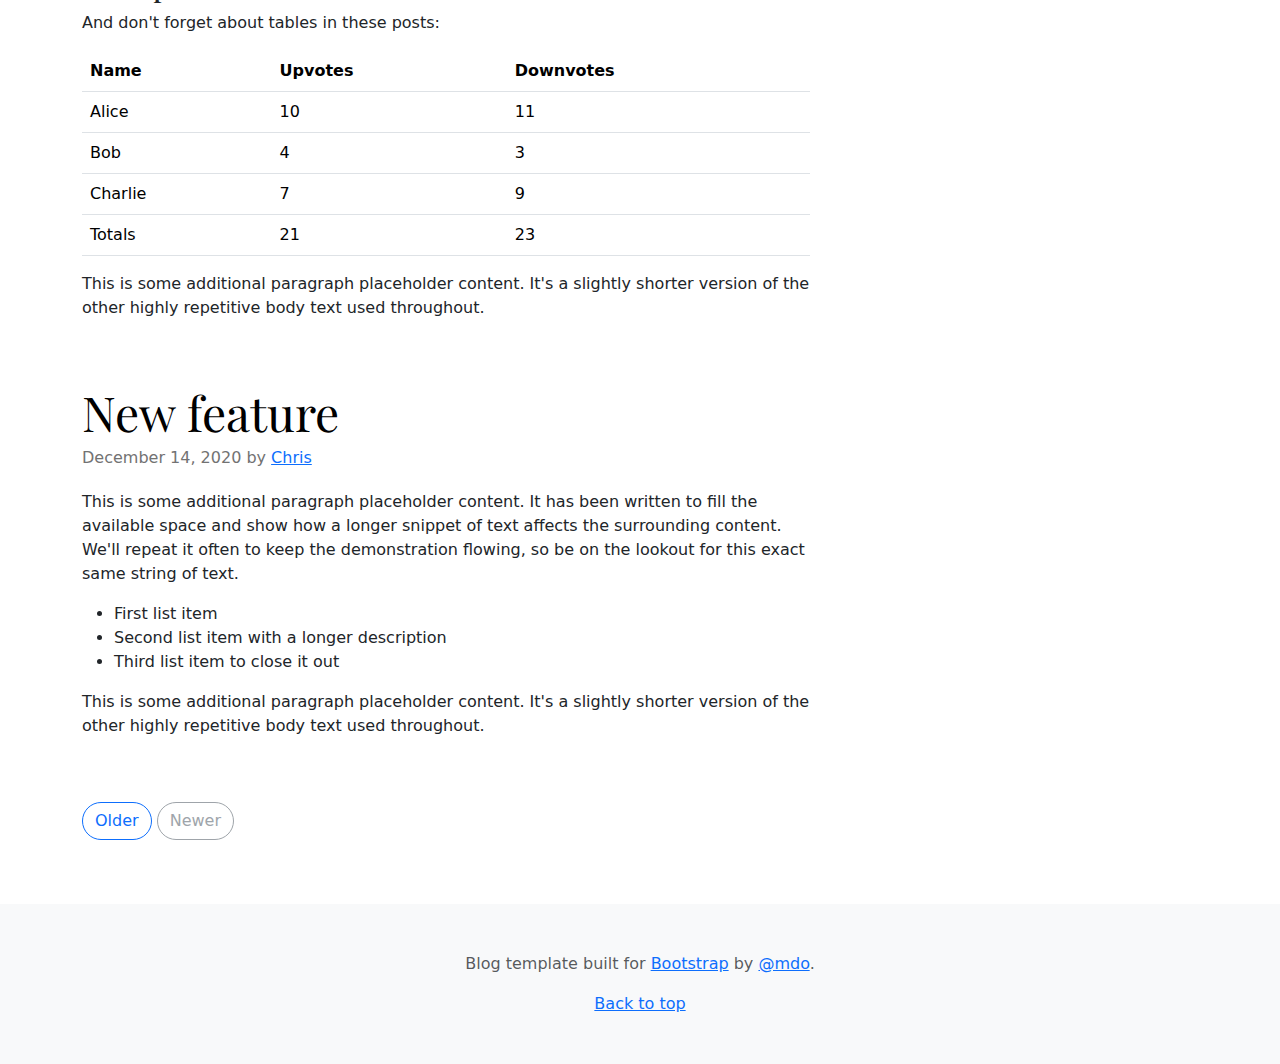
<file: fotografia/bootstrap-5.3.5-examples/blog/index.html>
<!doctype html>
<html lang="en" data-bs-theme="auto">
  <head>
    <meta charset="utf-8">
    <meta name="viewport" content="width=device-width, initial-scale=1">
    <meta name="description" content="">
    <meta name="author" content="Mark Otto, Jacob Thornton, and Bootstrap contributors">
    <meta name="generator" content="Hugo 0.145.0">
    <title>Blog Template · Bootstrap v5.3</title>

    <link rel="canonical" href="https://getbootstrap.com/docs/5.3/examples/blog/">

    <script src="../assets/js/color-modes.js"></script>

    <link href="../assets/dist/css/bootstrap.min.css" rel="stylesheet">

    <link rel="apple-touch-icon" href="../assets/img/favicons/apple-touch-icon.png" sizes="180x180">
<link rel="icon" href="../assets/img/favicons/favicon-32x32.png" sizes="32x32" type="image/png">
<link rel="icon" href="../assets/img/favicons/favicon-16x16.png" sizes="16x16" type="image/png">
<link rel="manifest" href="../assets/img/favicons/manifest.json">
<link rel="mask-icon" href="../assets/img/favicons/safari-pinned-tab.svg" color="#712cf9">
<link rel="icon" href="../assets/img/favicons/favicon.ico">
<meta name="theme-color" content="#712cf9">


    <style>
      .bd-placeholder-img {
        font-size: 1.125rem;
        text-anchor: middle;
        -webkit-user-select: none;
        -moz-user-select: none;
        user-select: none;
      }

      @media (min-width: 768px) {
        .bd-placeholder-img-lg {
          font-size: 3.5rem;
        }
      }

      .b-example-divider {
        width: 100%;
        height: 3rem;
        background-color: rgba(0, 0, 0, .1);
        border: solid rgba(0, 0, 0, .15);
        border-width: 1px 0;
        box-shadow: inset 0 .5em 1.5em rgba(0, 0, 0, .1), inset 0 .125em .5em rgba(0, 0, 0, .15);
      }

      .b-example-vr {
        flex-shrink: 0;
        width: 1.5rem;
        height: 100vh;
      }

      .bi {
        vertical-align: -.125em;
        fill: currentColor;
      }

      .nav-scroller {
        position: relative;
        z-index: 2;
        height: 2.75rem;
        overflow-y: hidden;
      }

      .nav-scroller .nav {
        display: flex;
        flex-wrap: nowrap;
        padding-bottom: 1rem;
        margin-top: -1px;
        overflow-x: auto;
        text-align: center;
        white-space: nowrap;
        -webkit-overflow-scrolling: touch;
      }

      .btn-bd-primary {
        --bd-violet-bg: #712cf9;
        --bd-violet-rgb: 112.520718, 44.062154, 249.437846;

        --bs-btn-font-weight: 600;
        --bs-btn-color: var(--bs-white);
        --bs-btn-bg: var(--bd-violet-bg);
        --bs-btn-border-color: var(--bd-violet-bg);
        --bs-btn-hover-color: var(--bs-white);
        --bs-btn-hover-bg: #6528e0;
        --bs-btn-hover-border-color: #6528e0;
        --bs-btn-focus-shadow-rgb: var(--bd-violet-rgb);
        --bs-btn-active-color: var(--bs-btn-hover-color);
        --bs-btn-active-bg: #5a23c8;
        --bs-btn-active-border-color: #5a23c8;
      }

      .bd-mode-toggle {
        z-index: 1500;
      }

      .bd-mode-toggle .bi {
        width: 1em;
        height: 1em;
      }

      .bd-mode-toggle .dropdown-menu .active .bi {
        display: block !important;
      }
    </style>

    <!-- Custom styles for this template -->
    <link href="https://fonts.googleapis.com/css?family=Playfair&#43;Display:700,900&amp;display=swap" rel="stylesheet"><!-- Custom styles for this template -->
    <link href="blog.css" rel="stylesheet">
  </head>
  <body>
    <svg xmlns="http://www.w3.org/2000/svg" class="d-none">
  <symbol id="check2" viewBox="0 0 16 16">
    <path d="M13.854 3.646a.5.5 0 0 1 0 .708l-7 7a.5.5 0 0 1-.708 0l-3.5-3.5a.5.5 0 1 1 .708-.708L6.5 10.293l6.646-6.647a.5.5 0 0 1 .708 0z"/>
  </symbol>
  <symbol id="circle-half" viewBox="0 0 16 16">
    <path d="M8 15A7 7 0 1 0 8 1v14zm0 1A8 8 0 1 1 8 0a8 8 0 0 1 0 16z"/>
  </symbol>
  <symbol id="moon-stars-fill" viewBox="0 0 16 16">
    <path d="M6 .278a.768.768 0 0 1 .08.858 7.208 7.208 0 0 0-.878 3.46c0 4.021 3.278 7.277 7.318 7.277.527 0 1.04-.055 1.533-.16a.787.787 0 0 1 .81.316.733.733 0 0 1-.031.893A8.349 8.349 0 0 1 8.344 16C3.734 16 0 12.286 0 7.71 0 4.266 2.114 1.312 5.124.06A.752.752 0 0 1 6 .278z"/>
    <path d="M10.794 3.148a.217.217 0 0 1 .412 0l.387 1.162c.173.518.579.924 1.097 1.097l1.162.387a.217.217 0 0 1 0 .412l-1.162.387a1.734 1.734 0 0 0-1.097 1.097l-.387 1.162a.217.217 0 0 1-.412 0l-.387-1.162A1.734 1.734 0 0 0 9.31 6.593l-1.162-.387a.217.217 0 0 1 0-.412l1.162-.387a1.734 1.734 0 0 0 1.097-1.097l.387-1.162zM13.863.099a.145.145 0 0 1 .274 0l.258.774c.115.346.386.617.732.732l.774.258a.145.145 0 0 1 0 .274l-.774.258a1.156 1.156 0 0 0-.732.732l-.258.774a.145.145 0 0 1-.274 0l-.258-.774a1.156 1.156 0 0 0-.732-.732l-.774-.258a.145.145 0 0 1 0-.274l.774-.258c.346-.115.617-.386.732-.732L13.863.1z"/>
  </symbol>
  <symbol id="sun-fill" viewBox="0 0 16 16">
    <path d="M8 12a4 4 0 1 0 0-8 4 4 0 0 0 0 8zM8 0a.5.5 0 0 1 .5.5v2a.5.5 0 0 1-1 0v-2A.5.5 0 0 1 8 0zm0 13a.5.5 0 0 1 .5.5v2a.5.5 0 0 1-1 0v-2A.5.5 0 0 1 8 13zm8-5a.5.5 0 0 1-.5.5h-2a.5.5 0 0 1 0-1h2a.5.5 0 0 1 .5.5zM3 8a.5.5 0 0 1-.5.5h-2a.5.5 0 0 1 0-1h2A.5.5 0 0 1 3 8zm10.657-5.657a.5.5 0 0 1 0 .707l-1.414 1.415a.5.5 0 1 1-.707-.708l1.414-1.414a.5.5 0 0 1 .707 0zm-9.193 9.193a.5.5 0 0 1 0 .707L3.05 13.657a.5.5 0 0 1-.707-.707l1.414-1.414a.5.5 0 0 1 .707 0zm9.193 2.121a.5.5 0 0 1-.707 0l-1.414-1.414a.5.5 0 0 1 .707-.707l1.414 1.414a.5.5 0 0 1 0 .707zM4.464 4.465a.5.5 0 0 1-.707 0L2.343 3.05a.5.5 0 1 1 .707-.707l1.414 1.414a.5.5 0 0 1 0 .708z"/>
  </symbol>
</svg>


    <div class="dropdown position-fixed bottom-0 end-0 mb-3 me-3 bd-mode-toggle">
      <button class="btn btn-bd-primary py-2 dropdown-toggle d-flex align-items-center"
        id="bd-theme"
        type="button"
        aria-expanded="false"
        data-bs-toggle="dropdown"
        
        aria-label="Toggle theme (auto)">
  <svg class="bi my-1 theme-icon-active" aria-hidden="true"><use href="#circle-half"></use></svg>
  <span class="visually-hidden" id="bd-theme-text">Toggle theme</span>
</button>
<ul class="dropdown-menu dropdown-menu-end shadow" aria-labelledby="bd-theme-text">
  <li>
    <button type="button" class="dropdown-item d-flex align-items-center" data-bs-theme-value="light" aria-pressed="false">
      <svg class="bi me-2 opacity-50" aria-hidden="true"><use href="#sun-fill"></use></svg>
      Light
      <svg class="bi ms-auto d-none" aria-hidden="true"><use href="#check2"></use></svg>
    </button>
  </li>
  <li>
    <button type="button" class="dropdown-item d-flex align-items-center" data-bs-theme-value="dark" aria-pressed="false">
      <svg class="bi me-2 opacity-50" aria-hidden="true"><use href="#moon-stars-fill"></use></svg>
      Dark
      <svg class="bi ms-auto d-none" aria-hidden="true"><use href="#check2"></use></svg>
    </button>
  </li>
  <li>
    <button type="button" class="dropdown-item d-flex align-items-center active" data-bs-theme-value="auto" aria-pressed="true">
      <svg class="bi me-2 opacity-50" aria-hidden="true"><use href="#circle-half"></use></svg>
      Auto
      <svg class="bi ms-auto d-none" aria-hidden="true"><use href="#check2"></use></svg>
    </button>
  </li>
</ul>

    </div>

    
<svg xmlns="http://www.w3.org/2000/svg" class="d-none">
  <symbol id="aperture" fill="none" stroke="currentColor" stroke-linecap="round" stroke-linejoin="round" stroke-width="2" viewBox="0 0 24 24">
    <circle cx="12" cy="12" r="10"/>
    <path d="M14.31 8l5.74 9.94M9.69 8h11.48M7.38 12l5.74-9.94M9.69 16L3.95 6.06M14.31 16H2.83m13.79-4l-5.74 9.94"/>
  </symbol>
  <symbol id="cart" viewBox="0 0 16 16">
    <path d="M0 1.5A.5.5 0 0 1 .5 1H2a.5.5 0 0 1 .485.379L2.89 3H14.5a.5.5 0 0 1 .49.598l-1 5a.5.5 0 0 1-.465.401l-9.397.472L4.415 11H13a.5.5 0 0 1 0 1H4a.5.5 0 0 1-.491-.408L2.01 3.607 1.61 2H.5a.5.5 0 0 1-.5-.5zM3.102 4l.84 4.479 9.144-.459L13.89 4H3.102zM5 12a2 2 0 1 0 0 4 2 2 0 0 0 0-4zm7 0a2 2 0 1 0 0 4 2 2 0 0 0 0-4zm-7 1a1 1 0 1 1 0 2 1 1 0 0 1 0-2zm7 0a1 1 0 1 1 0 2 1 1 0 0 1 0-2z"/>
  </symbol>
  <symbol id="chevron-right" viewBox="0 0 16 16">
    <path fill-rule="evenodd" d="M4.646 1.646a.5.5 0 0 1 .708 0l6 6a.5.5 0 0 1 0 .708l-6 6a.5.5 0 0 1-.708-.708L10.293 8 4.646 2.354a.5.5 0 0 1 0-.708z"/>
  </symbol>
</svg>

<div class="container">
  <header class="border-bottom lh-1 py-3">
    <div class="row flex-nowrap justify-content-between align-items-center">
      <div class="col-4 pt-1">
        <a class="link-secondary" href="#">Subscribe</a>
      </div>
      <div class="col-4 text-center">
        <a class="blog-header-logo text-body-emphasis text-decoration-none" href="#">Large</a>
      </div>
      <div class="col-4 d-flex justify-content-end align-items-center">
        <a class="link-secondary" href="#" aria-label="Search">
          <svg xmlns="http://www.w3.org/2000/svg" width="20" height="20" fill="none" stroke="currentColor" stroke-linecap="round" stroke-linejoin="round" stroke-width="2" class="mx-3" role="img" viewBox="0 0 24 24"><title>Search</title><circle cx="10.5" cy="10.5" r="7.5"/><path d="M21 21l-5.2-5.2"/></svg>
        </a>
        <a class="btn btn-sm btn-outline-secondary" href="#">Sign up</a>
      </div>
    </div>
  </header>

  <div class="nav-scroller py-1 mb-3 border-bottom">
    <nav class="nav nav-underline justify-content-between">
      <a class="nav-item nav-link link-body-emphasis active" href="#">World</a>
      <a class="nav-item nav-link link-body-emphasis" href="#">U.S.</a>
      <a class="nav-item nav-link link-body-emphasis" href="#">Technology</a>
      <a class="nav-item nav-link link-body-emphasis" href="#">Design</a>
      <a class="nav-item nav-link link-body-emphasis" href="#">Culture</a>
      <a class="nav-item nav-link link-body-emphasis" href="#">Business</a>
      <a class="nav-item nav-link link-body-emphasis" href="#">Politics</a>
      <a class="nav-item nav-link link-body-emphasis" href="#">Opinion</a>
      <a class="nav-item nav-link link-body-emphasis" href="#">Science</a>
      <a class="nav-item nav-link link-body-emphasis" href="#">Health</a>
      <a class="nav-item nav-link link-body-emphasis" href="#">Style</a>
      <a class="nav-item nav-link link-body-emphasis" href="#">Travel</a>
    </nav>
  </div>
</div>

<main class="container">
  <div class="p-4 p-md-5 mb-4 rounded text-body-emphasis bg-body-secondary">
    <div class="col-lg-6 px-0">
      <h1 class="display-4 fst-italic">Title of a longer featured blog post</h1>
      <p class="lead my-3">Multiple lines of text that form the lede, informing new readers quickly and efficiently about what’s most interesting in this post’s contents.</p>
      <p class="lead mb-0"><a href="#" class="text-body-emphasis fw-bold">Continue reading...</a></p>
    </div>
  </div>

  <div class="row mb-2">
    <div class="col-md-6">
      <div class="row g-0 border rounded overflow-hidden flex-md-row mb-4 shadow-sm h-md-250 position-relative">
        <div class="col p-4 d-flex flex-column position-static">
          <strong class="d-inline-block mb-2 text-primary-emphasis">World</strong>
          <h3 class="mb-0">Featured post</h3>
          <div class="mb-1 text-body-secondary">Nov 12</div>
          <p class="card-text mb-auto">This is a wider card with supporting text below as a natural lead-in to additional content.</p>
          <a href="#" class="icon-link gap-1 icon-link-hover stretched-link">
            Continue reading
            <svg class="bi" aria-hidden="true"><use xlink:href="#chevron-right"/></svg>
          </a>
        </div>
        <div class="col-auto d-none d-lg-block">
          <svg class="bd-placeholder-img" width="200" height="250" xmlns="http://www.w3.org/2000/svg" role="img" aria-label="Placeholder: Thumbnail" preserveAspectRatio="xMidYMid slice"><title>Placeholder</title><rect width="100%" height="100%" fill="#55595c"/><text x="50%" y="50%" fill="#eceeef" dy=".3em">Thumbnail</text></svg>
        </div>
      </div>
    </div>
    <div class="col-md-6">
      <div class="row g-0 border rounded overflow-hidden flex-md-row mb-4 shadow-sm h-md-250 position-relative">
        <div class="col p-4 d-flex flex-column position-static">
          <strong class="d-inline-block mb-2 text-success-emphasis">Design</strong>
          <h3 class="mb-0">Post title</h3>
          <div class="mb-1 text-body-secondary">Nov 11</div>
          <p class="mb-auto">This is a wider card with supporting text below as a natural lead-in to additional content.</p>
          <a href="#" class="icon-link gap-1 icon-link-hover stretched-link">
            Continue reading
            <svg class="bi" aria-hidden="true"><use xlink:href="#chevron-right"/></svg>
          </a>
        </div>
        <div class="col-auto d-none d-lg-block">
          <svg class="bd-placeholder-img" width="200" height="250" xmlns="http://www.w3.org/2000/svg" role="img" aria-label="Placeholder: Thumbnail" preserveAspectRatio="xMidYMid slice"><title>Placeholder</title><rect width="100%" height="100%" fill="#55595c"/><text x="50%" y="50%" fill="#eceeef" dy=".3em">Thumbnail</text></svg>
        </div>
      </div>
    </div>
  </div>

  <div class="row g-5">
    <div class="col-md-8">
      <h3 class="pb-4 mb-4 fst-italic border-bottom">
        From the Firehose
      </h3>

      <article class="blog-post">
        <h2 class="display-5 link-body-emphasis mb-1">Sample blog post</h2>
        <p class="blog-post-meta">January 1, 2021 by <a href="#">Mark</a></p>

        <p>This blog post shows a few different types of content that’s supported and styled with Bootstrap. Basic typography, lists, tables, images, code, and more are all supported as expected.</p>
        <hr>
        <p>This is some additional paragraph placeholder content. It has been written to fill the available space and show how a longer snippet of text affects the surrounding content. We'll repeat it often to keep the demonstration flowing, so be on the lookout for this exact same string of text.</p>
        <h2>Blockquotes</h2>
        <p>This is an example blockquote in action:</p>
        <blockquote class="blockquote">
          <p>Quoted text goes here.</p>
        </blockquote>
        <p>This is some additional paragraph placeholder content. It has been written to fill the available space and show how a longer snippet of text affects the surrounding content. We'll repeat it often to keep the demonstration flowing, so be on the lookout for this exact same string of text.</p>
        <h3>Example lists</h3>
        <p>This is some additional paragraph placeholder content. It's a slightly shorter version of the other highly repetitive body text used throughout. This is an example unordered list:</p>
        <ul>
          <li>First list item</li>
          <li>Second list item with a longer description</li>
          <li>Third list item to close it out</li>
        </ul>
        <p>And this is an ordered list:</p>
        <ol>
          <li>First list item</li>
          <li>Second list item with a longer description</li>
          <li>Third list item to close it out</li>
        </ol>
        <p>And this is a definition list:</p>
        <dl>
          <dt>HyperText Markup Language (HTML)</dt>
          <dd>The language used to describe and define the content of a Web page</dd>
          <dt>Cascading Style Sheets (CSS)</dt>
          <dd>Used to describe the appearance of Web content</dd>
          <dt>JavaScript (JS)</dt>
          <dd>The programming language used to build advanced Web sites and applications</dd>
        </dl>
        <h2>Inline HTML elements</h2>
        <p>HTML defines a long list of available inline tags, a complete list of which can be found on the <a href="https://developer.mozilla.org/en-US/docs/Web/HTML/Element">Mozilla Developer Network</a>.</p>
        <ul>
          <li><strong>To bold text</strong>, use <code class="language-plaintext highlighter-rouge">&lt;strong&gt;</code>.</li>
          <li><em>To italicize text</em>, use <code class="language-plaintext highlighter-rouge">&lt;em&gt;</code>.</li>
          <li>Abbreviations, like <abbr title="HyperText Markup Language">HTML</abbr> should use <code class="language-plaintext highlighter-rouge">&lt;abbr&gt;</code>, with an optional <code class="language-plaintext highlighter-rouge">title</code> attribute for the full phrase.</li>
          <li>Citations, like <cite>— Mark Otto</cite>, should use <code class="language-plaintext highlighter-rouge">&lt;cite&gt;</code>.</li>
          <li><del>Deleted</del> text should use <code class="language-plaintext highlighter-rouge">&lt;del&gt;</code> and <ins>inserted</ins> text should use <code class="language-plaintext highlighter-rouge">&lt;ins&gt;</code>.</li>
          <li>Superscript <sup>text</sup> uses <code class="language-plaintext highlighter-rouge">&lt;sup&gt;</code> and subscript <sub>text</sub> uses <code class="language-plaintext highlighter-rouge">&lt;sub&gt;</code>.</li>
        </ul>
        <p>Most of these elements are styled by browsers with few modifications on our part.</p>
        <h2>Heading</h2>
        <p>This is some additional paragraph placeholder content. It has been written to fill the available space and show how a longer snippet of text affects the surrounding content. We'll repeat it often to keep the demonstration flowing, so be on the lookout for this exact same string of text.</p>
        <h3>Sub-heading</h3>
        <p>This is some additional paragraph placeholder content. It has been written to fill the available space and show how a longer snippet of text affects the surrounding content. We'll repeat it often to keep the demonstration flowing, so be on the lookout for this exact same string of text.</p>
        <pre><code>Example code block</code></pre>
        <p>This is some additional paragraph placeholder content. It's a slightly shorter version of the other highly repetitive body text used throughout.</p>
      </article>

      <article class="blog-post">
        <h2 class="display-5 link-body-emphasis mb-1">Another blog post</h2>
        <p class="blog-post-meta">December 23, 2020 by <a href="#">Jacob</a></p>

        <p>This is some additional paragraph placeholder content. It has been written to fill the available space and show how a longer snippet of text affects the surrounding content. We'll repeat it often to keep the demonstration flowing, so be on the lookout for this exact same string of text.</p>
        <blockquote>
          <p>Longer quote goes here, maybe with some <strong>emphasized text</strong> in the middle of it.</p>
        </blockquote>
        <p>This is some additional paragraph placeholder content. It has been written to fill the available space and show how a longer snippet of text affects the surrounding content. We'll repeat it often to keep the demonstration flowing, so be on the lookout for this exact same string of text.</p>
        <h3>Example table</h3>
        <p>And don't forget about tables in these posts:</p>
        <table class="table">
          <thead>
            <tr>
              <th>Name</th>
              <th>Upvotes</th>
              <th>Downvotes</th>
            </tr>
          </thead>
          <tbody>
            <tr>
              <td>Alice</td>
              <td>10</td>
              <td>11</td>
            </tr>
            <tr>
              <td>Bob</td>
              <td>4</td>
              <td>3</td>
            </tr>
            <tr>
              <td>Charlie</td>
              <td>7</td>
              <td>9</td>
            </tr>
          </tbody>
          <tfoot>
            <tr>
              <td>Totals</td>
              <td>21</td>
              <td>23</td>
            </tr>
          </tfoot>
        </table>

        <p>This is some additional paragraph placeholder content. It's a slightly shorter version of the other highly repetitive body text used throughout.</p>
      </article>

      <article class="blog-post">
        <h2 class="display-5 link-body-emphasis mb-1">New feature</h2>
        <p class="blog-post-meta">December 14, 2020 by <a href="#">Chris</a></p>

        <p>This is some additional paragraph placeholder content. It has been written to fill the available space and show how a longer snippet of text affects the surrounding content. We'll repeat it often to keep the demonstration flowing, so be on the lookout for this exact same string of text.</p>
        <ul>
          <li>First list item</li>
          <li>Second list item with a longer description</li>
          <li>Third list item to close it out</li>
        </ul>
        <p>This is some additional paragraph placeholder content. It's a slightly shorter version of the other highly repetitive body text used throughout.</p>
      </article>

      <nav class="blog-pagination" aria-label="Pagination">
        <a class="btn btn-outline-primary rounded-pill" href="#">Older</a>
        <a class="btn btn-outline-secondary rounded-pill disabled" aria-disabled="true">Newer</a>
      </nav>

    </div>

    <div class="col-md-4">
      <div class="position-sticky" style="top: 2rem;">
        <div class="p-4 mb-3 bg-body-tertiary rounded">
          <h4 class="fst-italic">About</h4>
          <p class="mb-0">Customize this section to tell your visitors a little bit about your publication, writers, content, or something else entirely. Totally up to you.</p>
        </div>

        <div>
          <h4 class="fst-italic">Recent posts</h4>
          <ul class="list-unstyled">
            <li>
              <a class="d-flex flex-column flex-lg-row gap-3 align-items-start align-items-lg-center py-3 link-body-emphasis text-decoration-none border-top" href="#">
                <svg class="bd-placeholder-img" width="100%" height="96" xmlns="http://www.w3.org/2000/svg" aria-hidden="true" preserveAspectRatio="xMidYMid slice"><rect width="100%" height="100%" fill="#777"/></svg>
                <div class="col-lg-8">
                  <h6 class="mb-0">Example blog post title</h6>
                  <small class="text-body-secondary">January 15, 2024</small>
                </div>
              </a>
            </li>
            <li>
              <a class="d-flex flex-column flex-lg-row gap-3 align-items-start align-items-lg-center py-3 link-body-emphasis text-decoration-none border-top" href="#">
                <svg class="bd-placeholder-img" width="100%" height="96" xmlns="http://www.w3.org/2000/svg" aria-hidden="true" preserveAspectRatio="xMidYMid slice"><rect width="100%" height="100%" fill="#777"/></svg>
                <div class="col-lg-8">
                  <h6 class="mb-0">This is another blog post title</h6>
                  <small class="text-body-secondary">January 14, 2024</small>
                </div>
              </a>
            </li>
            <li>
              <a class="d-flex flex-column flex-lg-row gap-3 align-items-start align-items-lg-center py-3 link-body-emphasis text-decoration-none border-top" href="#">
                <svg class="bd-placeholder-img" width="100%" height="96" xmlns="http://www.w3.org/2000/svg" aria-hidden="true" preserveAspectRatio="xMidYMid slice"><rect width="100%" height="100%" fill="#777"/></svg>
                <div class="col-lg-8">
                  <h6 class="mb-0">Longer blog post title: This one has multiple lines!</h6>
                  <small class="text-body-secondary">January 13, 2024</small>
                </div>
              </a>
            </li>
          </ul>
        </div>

        <div class="p-4">
          <h4 class="fst-italic">Archives</h4>
          <ol class="list-unstyled mb-0">
            <li><a href="#">March 2021</a></li>
            <li><a href="#">February 2021</a></li>
            <li><a href="#">January 2021</a></li>
            <li><a href="#">December 2020</a></li>
            <li><a href="#">November 2020</a></li>
            <li><a href="#">October 2020</a></li>
            <li><a href="#">September 2020</a></li>
            <li><a href="#">August 2020</a></li>
            <li><a href="#">July 2020</a></li>
            <li><a href="#">June 2020</a></li>
            <li><a href="#">May 2020</a></li>
            <li><a href="#">April 2020</a></li>
          </ol>
        </div>

        <div class="p-4">
          <h4 class="fst-italic">Elsewhere</h4>
          <ol class="list-unstyled">
            <li><a href="#">GitHub</a></li>
            <li><a href="#">Social</a></li>
            <li><a href="#">Facebook</a></li>
          </ol>
        </div>
      </div>
    </div>
  </div>

</main>

<footer class="py-5 text-center text-body-secondary bg-body-tertiary">
  <p>Blog template built for <a href="https://getbootstrap.com/">Bootstrap</a> by <a href="https://x.com/mdo">@mdo</a>.</p>
  <p class="mb-0">
    <a href="#">Back to top</a>
  </p>
</footer>
<script defer src="../assets/dist/js/bootstrap.bundle.min.js" integrity="sha384-k6d4wzSIapyDyv1kpU366/PK5hCdSbCRGRCMv+eplOQJWyd1fbcAu9OCUj5zNLiq"></script>

    </body>
</html>
</file>
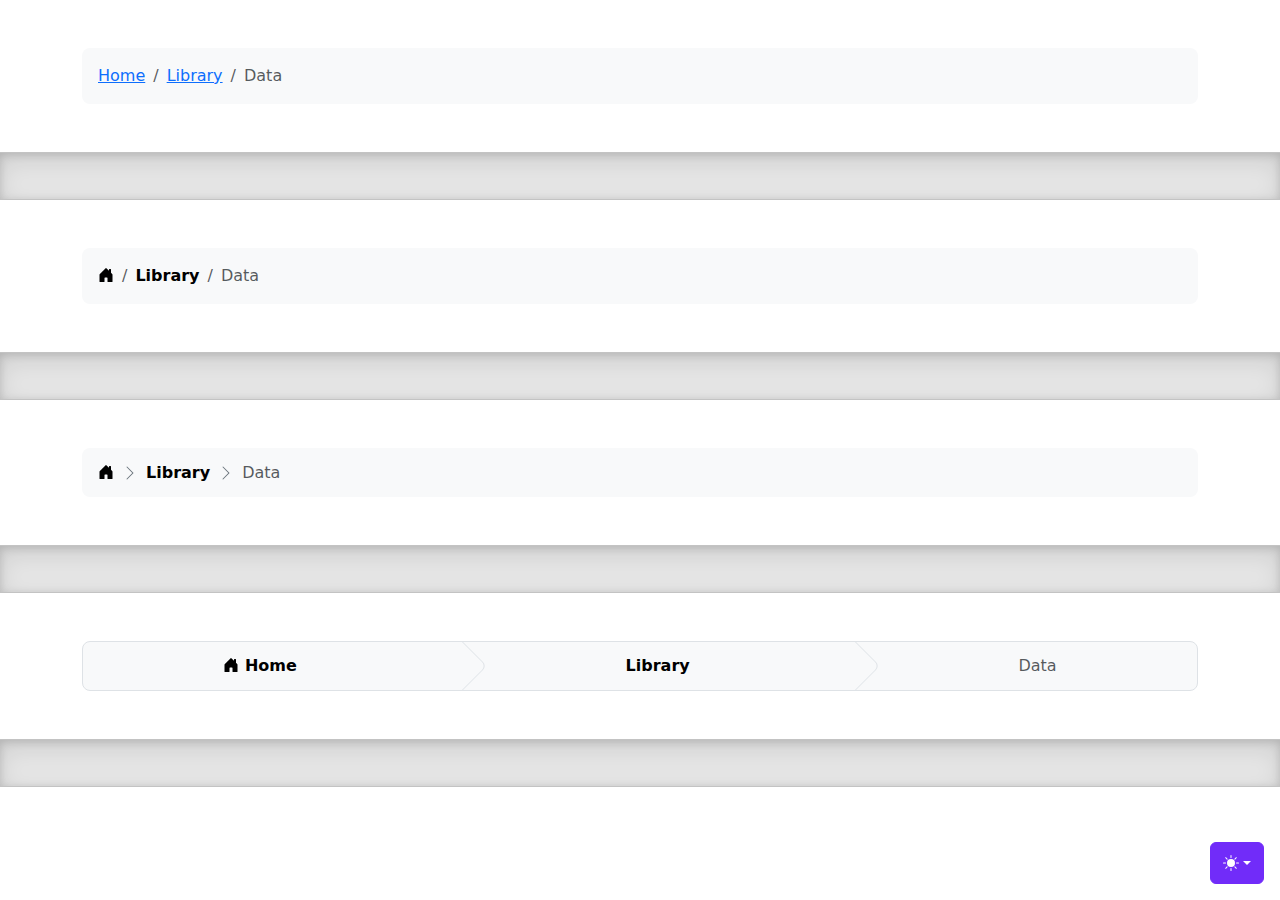
<file: fotografia/bootstrap-5.3.5-examples/breadcrumbs/index.html>
<!doctype html>
<html lang="en" data-bs-theme="auto">
  <head>
    <meta charset="utf-8">
    <meta name="viewport" content="width=device-width, initial-scale=1">
    <meta name="description" content="">
    <meta name="author" content="Mark Otto, Jacob Thornton, and Bootstrap contributors">
    <meta name="generator" content="Hugo 0.145.0">
    <title>Breadcrumbs · Bootstrap v5.3</title>

    <link rel="canonical" href="https://getbootstrap.com/docs/5.3/examples/breadcrumbs/">

    <script src="../assets/js/color-modes.js"></script>

    <link href="../assets/dist/css/bootstrap.min.css" rel="stylesheet">

    <link rel="apple-touch-icon" href="../assets/img/favicons/apple-touch-icon.png" sizes="180x180">
<link rel="icon" href="../assets/img/favicons/favicon-32x32.png" sizes="32x32" type="image/png">
<link rel="icon" href="../assets/img/favicons/favicon-16x16.png" sizes="16x16" type="image/png">
<link rel="manifest" href="../assets/img/favicons/manifest.json">
<link rel="mask-icon" href="../assets/img/favicons/safari-pinned-tab.svg" color="#712cf9">
<link rel="icon" href="../assets/img/favicons/favicon.ico">
<meta name="theme-color" content="#712cf9">


    <style>
      .bd-placeholder-img {
        font-size: 1.125rem;
        text-anchor: middle;
        -webkit-user-select: none;
        -moz-user-select: none;
        user-select: none;
      }

      @media (min-width: 768px) {
        .bd-placeholder-img-lg {
          font-size: 3.5rem;
        }
      }

      .b-example-divider {
        width: 100%;
        height: 3rem;
        background-color: rgba(0, 0, 0, .1);
        border: solid rgba(0, 0, 0, .15);
        border-width: 1px 0;
        box-shadow: inset 0 .5em 1.5em rgba(0, 0, 0, .1), inset 0 .125em .5em rgba(0, 0, 0, .15);
      }

      .b-example-vr {
        flex-shrink: 0;
        width: 1.5rem;
        height: 100vh;
      }

      .bi {
        vertical-align: -.125em;
        fill: currentColor;
      }

      .nav-scroller {
        position: relative;
        z-index: 2;
        height: 2.75rem;
        overflow-y: hidden;
      }

      .nav-scroller .nav {
        display: flex;
        flex-wrap: nowrap;
        padding-bottom: 1rem;
        margin-top: -1px;
        overflow-x: auto;
        text-align: center;
        white-space: nowrap;
        -webkit-overflow-scrolling: touch;
      }

      .btn-bd-primary {
        --bd-violet-bg: #712cf9;
        --bd-violet-rgb: 112.520718, 44.062154, 249.437846;

        --bs-btn-font-weight: 600;
        --bs-btn-color: var(--bs-white);
        --bs-btn-bg: var(--bd-violet-bg);
        --bs-btn-border-color: var(--bd-violet-bg);
        --bs-btn-hover-color: var(--bs-white);
        --bs-btn-hover-bg: #6528e0;
        --bs-btn-hover-border-color: #6528e0;
        --bs-btn-focus-shadow-rgb: var(--bd-violet-rgb);
        --bs-btn-active-color: var(--bs-btn-hover-color);
        --bs-btn-active-bg: #5a23c8;
        --bs-btn-active-border-color: #5a23c8;
      }

      .bd-mode-toggle {
        z-index: 1500;
      }

      .bd-mode-toggle .bi {
        width: 1em;
        height: 1em;
      }

      .bd-mode-toggle .dropdown-menu .active .bi {
        display: block !important;
      }
    </style>

    <!-- Custom styles for this template -->
    <link href="breadcrumbs.css" rel="stylesheet">
  </head>
  <body>
    <svg xmlns="http://www.w3.org/2000/svg" class="d-none">
  <symbol id="check2" viewBox="0 0 16 16">
    <path d="M13.854 3.646a.5.5 0 0 1 0 .708l-7 7a.5.5 0 0 1-.708 0l-3.5-3.5a.5.5 0 1 1 .708-.708L6.5 10.293l6.646-6.647a.5.5 0 0 1 .708 0z"/>
  </symbol>
  <symbol id="circle-half" viewBox="0 0 16 16">
    <path d="M8 15A7 7 0 1 0 8 1v14zm0 1A8 8 0 1 1 8 0a8 8 0 0 1 0 16z"/>
  </symbol>
  <symbol id="moon-stars-fill" viewBox="0 0 16 16">
    <path d="M6 .278a.768.768 0 0 1 .08.858 7.208 7.208 0 0 0-.878 3.46c0 4.021 3.278 7.277 7.318 7.277.527 0 1.04-.055 1.533-.16a.787.787 0 0 1 .81.316.733.733 0 0 1-.031.893A8.349 8.349 0 0 1 8.344 16C3.734 16 0 12.286 0 7.71 0 4.266 2.114 1.312 5.124.06A.752.752 0 0 1 6 .278z"/>
    <path d="M10.794 3.148a.217.217 0 0 1 .412 0l.387 1.162c.173.518.579.924 1.097 1.097l1.162.387a.217.217 0 0 1 0 .412l-1.162.387a1.734 1.734 0 0 0-1.097 1.097l-.387 1.162a.217.217 0 0 1-.412 0l-.387-1.162A1.734 1.734 0 0 0 9.31 6.593l-1.162-.387a.217.217 0 0 1 0-.412l1.162-.387a1.734 1.734 0 0 0 1.097-1.097l.387-1.162zM13.863.099a.145.145 0 0 1 .274 0l.258.774c.115.346.386.617.732.732l.774.258a.145.145 0 0 1 0 .274l-.774.258a1.156 1.156 0 0 0-.732.732l-.258.774a.145.145 0 0 1-.274 0l-.258-.774a1.156 1.156 0 0 0-.732-.732l-.774-.258a.145.145 0 0 1 0-.274l.774-.258c.346-.115.617-.386.732-.732L13.863.1z"/>
  </symbol>
  <symbol id="sun-fill" viewBox="0 0 16 16">
    <path d="M8 12a4 4 0 1 0 0-8 4 4 0 0 0 0 8zM8 0a.5.5 0 0 1 .5.5v2a.5.5 0 0 1-1 0v-2A.5.5 0 0 1 8 0zm0 13a.5.5 0 0 1 .5.5v2a.5.5 0 0 1-1 0v-2A.5.5 0 0 1 8 13zm8-5a.5.5 0 0 1-.5.5h-2a.5.5 0 0 1 0-1h2a.5.5 0 0 1 .5.5zM3 8a.5.5 0 0 1-.5.5h-2a.5.5 0 0 1 0-1h2A.5.5 0 0 1 3 8zm10.657-5.657a.5.5 0 0 1 0 .707l-1.414 1.415a.5.5 0 1 1-.707-.708l1.414-1.414a.5.5 0 0 1 .707 0zm-9.193 9.193a.5.5 0 0 1 0 .707L3.05 13.657a.5.5 0 0 1-.707-.707l1.414-1.414a.5.5 0 0 1 .707 0zm9.193 2.121a.5.5 0 0 1-.707 0l-1.414-1.414a.5.5 0 0 1 .707-.707l1.414 1.414a.5.5 0 0 1 0 .707zM4.464 4.465a.5.5 0 0 1-.707 0L2.343 3.05a.5.5 0 1 1 .707-.707l1.414 1.414a.5.5 0 0 1 0 .708z"/>
  </symbol>
</svg>


    <div class="dropdown position-fixed bottom-0 end-0 mb-3 me-3 bd-mode-toggle">
      <button class="btn btn-bd-primary py-2 dropdown-toggle d-flex align-items-center"
        id="bd-theme"
        type="button"
        aria-expanded="false"
        data-bs-toggle="dropdown"
        
        aria-label="Toggle theme (auto)">
  <svg class="bi my-1 theme-icon-active" aria-hidden="true"><use href="#circle-half"></use></svg>
  <span class="visually-hidden" id="bd-theme-text">Toggle theme</span>
</button>
<ul class="dropdown-menu dropdown-menu-end shadow" aria-labelledby="bd-theme-text">
  <li>
    <button type="button" class="dropdown-item d-flex align-items-center" data-bs-theme-value="light" aria-pressed="false">
      <svg class="bi me-2 opacity-50" aria-hidden="true"><use href="#sun-fill"></use></svg>
      Light
      <svg class="bi ms-auto d-none" aria-hidden="true"><use href="#check2"></use></svg>
    </button>
  </li>
  <li>
    <button type="button" class="dropdown-item d-flex align-items-center" data-bs-theme-value="dark" aria-pressed="false">
      <svg class="bi me-2 opacity-50" aria-hidden="true"><use href="#moon-stars-fill"></use></svg>
      Dark
      <svg class="bi ms-auto d-none" aria-hidden="true"><use href="#check2"></use></svg>
    </button>
  </li>
  <li>
    <button type="button" class="dropdown-item d-flex align-items-center active" data-bs-theme-value="auto" aria-pressed="true">
      <svg class="bi me-2 opacity-50" aria-hidden="true"><use href="#circle-half"></use></svg>
      Auto
      <svg class="bi ms-auto d-none" aria-hidden="true"><use href="#check2"></use></svg>
    </button>
  </li>
</ul>

    </div>

    
<svg xmlns="http://www.w3.org/2000/svg" class="d-none">
  <symbol id="house-door-fill" viewBox="0 0 16 16">
    <path d="M6.5 14.5v-3.505c0-.245.25-.495.5-.495h2c.25 0 .5.25.5.5v3.5a.5.5 0 0 0 .5.5h4a.5.5 0 0 0 .5-.5v-7a.5.5 0 0 0-.146-.354L13 5.793V2.5a.5.5 0 0 0-.5-.5h-1a.5.5 0 0 0-.5.5v1.293L8.354 1.146a.5.5 0 0 0-.708 0l-6 6A.5.5 0 0 0 1.5 7.5v7a.5.5 0 0 0 .5.5h4a.5.5 0 0 0 .5-.5z"/>
  </symbol>
</svg>

<div class="container my-5">
  <nav aria-label="breadcrumb">
    <ol class="breadcrumb p-3 bg-body-tertiary rounded-3">
      <li class="breadcrumb-item"><a href="#">Home</a></li>
      <li class="breadcrumb-item"><a href="#">Library</a></li>
      <li class="breadcrumb-item active" aria-current="page">Data</li>
    </ol>
  </nav>
</div>

<div class="b-example-divider"></div>

<div class="container my-5">
  <nav aria-label="breadcrumb">
    <ol class="breadcrumb p-3 bg-body-tertiary rounded-3">
      <li class="breadcrumb-item">
        <a class="link-body-emphasis" href="#">
          <svg class="bi" width="16" height="16" aria-hidden="true"><use xlink:href="#house-door-fill"></use></svg>
          <span class="visually-hidden">Home</span>
        </a>
      </li>
      <li class="breadcrumb-item">
        <a class="link-body-emphasis fw-semibold text-decoration-none" href="#">Library</a>
      </li>
      <li class="breadcrumb-item active" aria-current="page">
        Data
      </li>
    </ol>
  </nav>
</div>

<div class="b-example-divider"></div>

<div class="container my-5">
  <nav aria-label="breadcrumb">
    <ol class="breadcrumb breadcrumb-chevron p-3 bg-body-tertiary rounded-3">
      <li class="breadcrumb-item">
        <a class="link-body-emphasis" href="#">
          <svg class="bi" width="16" height="16" aria-hidden="true"><use xlink:href="#house-door-fill"></use></svg>
          <span class="visually-hidden">Home</span>
        </a>
      </li>
      <li class="breadcrumb-item">
        <a class="link-body-emphasis fw-semibold text-decoration-none" href="#">Library</a>
      </li>
      <li class="breadcrumb-item active" aria-current="page">
        Data
      </li>
    </ol>
  </nav>
</div>

<div class="b-example-divider"></div>

<div class="container my-5">
  <nav aria-label="breadcrumb">
    <ol class="breadcrumb breadcrumb-custom overflow-hidden text-center bg-body-tertiary border rounded-3">
      <li class="breadcrumb-item">
        <a class="link-body-emphasis fw-semibold text-decoration-none" href="#">
          <svg class="bi" width="16" height="16" aria-hidden="true"><use xlink:href="#house-door-fill"></use></svg>
          Home
        </a>
      </li>
      <li class="breadcrumb-item">
        <a class="link-body-emphasis fw-semibold text-decoration-none" href="#">Library</a>
      </li>
      <li class="breadcrumb-item active" aria-current="page">
        Data
      </li>
    </ol>
  </nav>
</div>

<div class="b-example-divider"></div>
<script defer src="../assets/dist/js/bootstrap.bundle.min.js" integrity="sha384-k6d4wzSIapyDyv1kpU366/PK5hCdSbCRGRCMv+eplOQJWyd1fbcAu9OCUj5zNLiq"></script>

    </body>
</html>
</file>
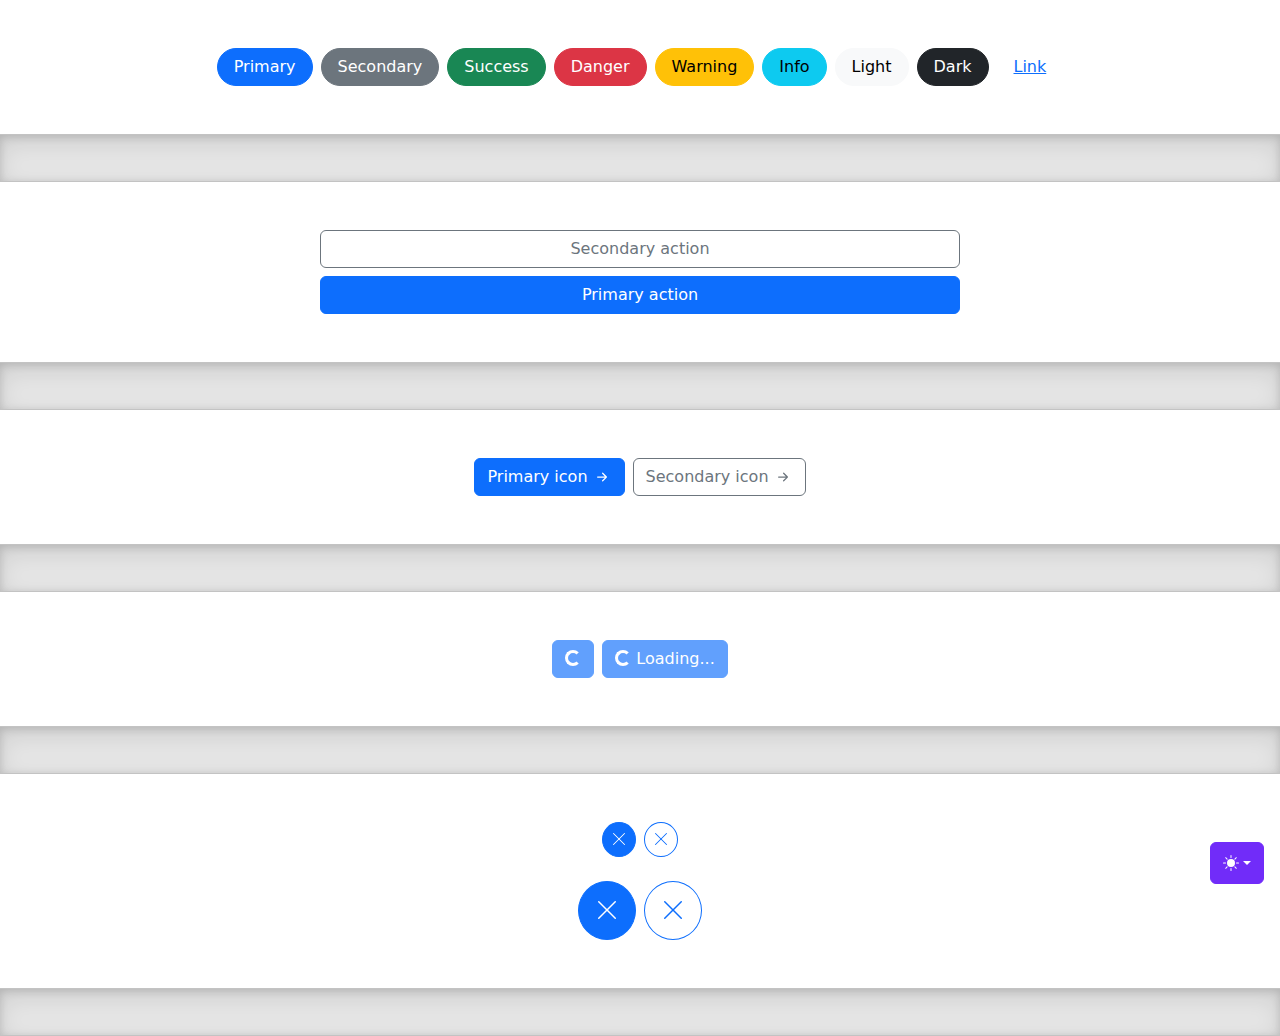
<file: fotografia/bootstrap-5.3.5-examples/buttons/index.html>
<!doctype html>
<html lang="en" data-bs-theme="auto">
  <head>
    <meta charset="utf-8">
    <meta name="viewport" content="width=device-width, initial-scale=1">
    <meta name="description" content="">
    <meta name="author" content="Mark Otto, Jacob Thornton, and Bootstrap contributors">
    <meta name="generator" content="Hugo 0.145.0">
    <title>Buttons · Bootstrap v5.3</title>

    <link rel="canonical" href="https://getbootstrap.com/docs/5.3/examples/buttons/">

    <script src="../assets/js/color-modes.js"></script>

    <link href="../assets/dist/css/bootstrap.min.css" rel="stylesheet">

    <link rel="apple-touch-icon" href="../assets/img/favicons/apple-touch-icon.png" sizes="180x180">
<link rel="icon" href="../assets/img/favicons/favicon-32x32.png" sizes="32x32" type="image/png">
<link rel="icon" href="../assets/img/favicons/favicon-16x16.png" sizes="16x16" type="image/png">
<link rel="manifest" href="../assets/img/favicons/manifest.json">
<link rel="mask-icon" href="../assets/img/favicons/safari-pinned-tab.svg" color="#712cf9">
<link rel="icon" href="../assets/img/favicons/favicon.ico">
<meta name="theme-color" content="#712cf9">


    <style>
      .bd-placeholder-img {
        font-size: 1.125rem;
        text-anchor: middle;
        -webkit-user-select: none;
        -moz-user-select: none;
        user-select: none;
      }

      @media (min-width: 768px) {
        .bd-placeholder-img-lg {
          font-size: 3.5rem;
        }
      }

      .b-example-divider {
        width: 100%;
        height: 3rem;
        background-color: rgba(0, 0, 0, .1);
        border: solid rgba(0, 0, 0, .15);
        border-width: 1px 0;
        box-shadow: inset 0 .5em 1.5em rgba(0, 0, 0, .1), inset 0 .125em .5em rgba(0, 0, 0, .15);
      }

      .b-example-vr {
        flex-shrink: 0;
        width: 1.5rem;
        height: 100vh;
      }

      .bi {
        vertical-align: -.125em;
        fill: currentColor;
      }

      .nav-scroller {
        position: relative;
        z-index: 2;
        height: 2.75rem;
        overflow-y: hidden;
      }

      .nav-scroller .nav {
        display: flex;
        flex-wrap: nowrap;
        padding-bottom: 1rem;
        margin-top: -1px;
        overflow-x: auto;
        text-align: center;
        white-space: nowrap;
        -webkit-overflow-scrolling: touch;
      }

      .btn-bd-primary {
        --bd-violet-bg: #712cf9;
        --bd-violet-rgb: 112.520718, 44.062154, 249.437846;

        --bs-btn-font-weight: 600;
        --bs-btn-color: var(--bs-white);
        --bs-btn-bg: var(--bd-violet-bg);
        --bs-btn-border-color: var(--bd-violet-bg);
        --bs-btn-hover-color: var(--bs-white);
        --bs-btn-hover-bg: #6528e0;
        --bs-btn-hover-border-color: #6528e0;
        --bs-btn-focus-shadow-rgb: var(--bd-violet-rgb);
        --bs-btn-active-color: var(--bs-btn-hover-color);
        --bs-btn-active-bg: #5a23c8;
        --bs-btn-active-border-color: #5a23c8;
      }

      .bd-mode-toggle {
        z-index: 1500;
      }

      .bd-mode-toggle .bi {
        width: 1em;
        height: 1em;
      }

      .bd-mode-toggle .dropdown-menu .active .bi {
        display: block !important;
      }
    </style>

    
  </head>
  <body>
    <svg xmlns="http://www.w3.org/2000/svg" class="d-none">
  <symbol id="check2" viewBox="0 0 16 16">
    <path d="M13.854 3.646a.5.5 0 0 1 0 .708l-7 7a.5.5 0 0 1-.708 0l-3.5-3.5a.5.5 0 1 1 .708-.708L6.5 10.293l6.646-6.647a.5.5 0 0 1 .708 0z"/>
  </symbol>
  <symbol id="circle-half" viewBox="0 0 16 16">
    <path d="M8 15A7 7 0 1 0 8 1v14zm0 1A8 8 0 1 1 8 0a8 8 0 0 1 0 16z"/>
  </symbol>
  <symbol id="moon-stars-fill" viewBox="0 0 16 16">
    <path d="M6 .278a.768.768 0 0 1 .08.858 7.208 7.208 0 0 0-.878 3.46c0 4.021 3.278 7.277 7.318 7.277.527 0 1.04-.055 1.533-.16a.787.787 0 0 1 .81.316.733.733 0 0 1-.031.893A8.349 8.349 0 0 1 8.344 16C3.734 16 0 12.286 0 7.71 0 4.266 2.114 1.312 5.124.06A.752.752 0 0 1 6 .278z"/>
    <path d="M10.794 3.148a.217.217 0 0 1 .412 0l.387 1.162c.173.518.579.924 1.097 1.097l1.162.387a.217.217 0 0 1 0 .412l-1.162.387a1.734 1.734 0 0 0-1.097 1.097l-.387 1.162a.217.217 0 0 1-.412 0l-.387-1.162A1.734 1.734 0 0 0 9.31 6.593l-1.162-.387a.217.217 0 0 1 0-.412l1.162-.387a1.734 1.734 0 0 0 1.097-1.097l.387-1.162zM13.863.099a.145.145 0 0 1 .274 0l.258.774c.115.346.386.617.732.732l.774.258a.145.145 0 0 1 0 .274l-.774.258a1.156 1.156 0 0 0-.732.732l-.258.774a.145.145 0 0 1-.274 0l-.258-.774a1.156 1.156 0 0 0-.732-.732l-.774-.258a.145.145 0 0 1 0-.274l.774-.258c.346-.115.617-.386.732-.732L13.863.1z"/>
  </symbol>
  <symbol id="sun-fill" viewBox="0 0 16 16">
    <path d="M8 12a4 4 0 1 0 0-8 4 4 0 0 0 0 8zM8 0a.5.5 0 0 1 .5.5v2a.5.5 0 0 1-1 0v-2A.5.5 0 0 1 8 0zm0 13a.5.5 0 0 1 .5.5v2a.5.5 0 0 1-1 0v-2A.5.5 0 0 1 8 13zm8-5a.5.5 0 0 1-.5.5h-2a.5.5 0 0 1 0-1h2a.5.5 0 0 1 .5.5zM3 8a.5.5 0 0 1-.5.5h-2a.5.5 0 0 1 0-1h2A.5.5 0 0 1 3 8zm10.657-5.657a.5.5 0 0 1 0 .707l-1.414 1.415a.5.5 0 1 1-.707-.708l1.414-1.414a.5.5 0 0 1 .707 0zm-9.193 9.193a.5.5 0 0 1 0 .707L3.05 13.657a.5.5 0 0 1-.707-.707l1.414-1.414a.5.5 0 0 1 .707 0zm9.193 2.121a.5.5 0 0 1-.707 0l-1.414-1.414a.5.5 0 0 1 .707-.707l1.414 1.414a.5.5 0 0 1 0 .707zM4.464 4.465a.5.5 0 0 1-.707 0L2.343 3.05a.5.5 0 1 1 .707-.707l1.414 1.414a.5.5 0 0 1 0 .708z"/>
  </symbol>
</svg>


    <div class="dropdown position-fixed bottom-0 end-0 mb-3 me-3 bd-mode-toggle">
      <button class="btn btn-bd-primary py-2 dropdown-toggle d-flex align-items-center"
        id="bd-theme"
        type="button"
        aria-expanded="false"
        data-bs-toggle="dropdown"
        
        aria-label="Toggle theme (auto)">
  <svg class="bi my-1 theme-icon-active" aria-hidden="true"><use href="#circle-half"></use></svg>
  <span class="visually-hidden" id="bd-theme-text">Toggle theme</span>
</button>
<ul class="dropdown-menu dropdown-menu-end shadow" aria-labelledby="bd-theme-text">
  <li>
    <button type="button" class="dropdown-item d-flex align-items-center" data-bs-theme-value="light" aria-pressed="false">
      <svg class="bi me-2 opacity-50" aria-hidden="true"><use href="#sun-fill"></use></svg>
      Light
      <svg class="bi ms-auto d-none" aria-hidden="true"><use href="#check2"></use></svg>
    </button>
  </li>
  <li>
    <button type="button" class="dropdown-item d-flex align-items-center" data-bs-theme-value="dark" aria-pressed="false">
      <svg class="bi me-2 opacity-50" aria-hidden="true"><use href="#moon-stars-fill"></use></svg>
      Dark
      <svg class="bi ms-auto d-none" aria-hidden="true"><use href="#check2"></use></svg>
    </button>
  </li>
  <li>
    <button type="button" class="dropdown-item d-flex align-items-center active" data-bs-theme-value="auto" aria-pressed="true">
      <svg class="bi me-2 opacity-50" aria-hidden="true"><use href="#circle-half"></use></svg>
      Auto
      <svg class="bi ms-auto d-none" aria-hidden="true"><use href="#check2"></use></svg>
    </button>
  </li>
</ul>

    </div>

    
<svg xmlns="http://www.w3.org/2000/svg" class="d-none">
  <symbol id="arrow-right-short" viewBox="0 0 16 16">
    <path fill-rule="evenodd" d="M4 8a.5.5 0 0 1 .5-.5h5.793L8.146 5.354a.5.5 0 1 1 .708-.708l3 3a.5.5 0 0 1 0 .708l-3 3a.5.5 0 0 1-.708-.708L10.293 8.5H4.5A.5.5 0 0 1 4 8z"/>
  </symbol>
  <symbol id="x-lg" viewBox="0 0 16 16">
    <path fill-rule="evenodd" d="M13.854 2.146a.5.5 0 0 1 0 .708l-11 11a.5.5 0 0 1-.708-.708l11-11a.5.5 0 0 1 .708 0Z"/>
    <path fill-rule="evenodd" d="M2.146 2.146a.5.5 0 0 0 0 .708l11 11a.5.5 0 0 0 .708-.708l-11-11a.5.5 0 0 0-.708 0Z"/>
  </symbol>
</svg>

<div class="d-flex gap-2 justify-content-center py-5">
  <button class="btn btn-primary rounded-pill px-3" type="button">Primary</button>
  <button class="btn btn-secondary rounded-pill px-3" type="button">Secondary</button>
  <button class="btn btn-success rounded-pill px-3" type="button">Success</button>
  <button class="btn btn-danger rounded-pill px-3" type="button">Danger</button>
  <button class="btn btn-warning rounded-pill px-3" type="button">Warning</button>
  <button class="btn btn-info rounded-pill px-3" type="button">Info</button>
  <button class="btn btn-light rounded-pill px-3" type="button">Light</button>
  <button class="btn btn-dark rounded-pill px-3" type="button">Dark</button>
  <button class="btn btn-link rounded-pill px-3" type="button">Link</button>
</div>

<div class="b-example-divider"></div>

<div class="col-lg-6 col-xxl-4 my-5 mx-auto">
  <div class="d-grid gap-2">
    <button class="btn btn-outline-secondary" type="button">Secondary action</button>
    <button class="btn btn-primary" type="button">Primary action</button>
  </div>
</div>

<div class="b-example-divider"></div>

<div class="d-flex gap-2 justify-content-center py-5">
  <button class="btn btn-primary d-inline-flex align-items-center" type="button">
    Primary icon
    <svg class="bi ms-1" width="20" height="20" aria-hidden="true"><use xlink:href="#arrow-right-short"/></svg>
  </button>
  <button class="btn btn-outline-secondary d-inline-flex align-items-center" type="button">
    Secondary icon
    <svg class="bi ms-1" width="20" height="20" aria-hidden="true"><use xlink:href="#arrow-right-short"/></svg>
  </button>
</div>

<div class="b-example-divider"></div>

<div class="d-flex gap-2 justify-content-center py-5">
  <button class="btn btn-primary" type="button" disabled>
    <span class="spinner-border spinner-border-sm" aria-hidden="true"></span>
    <span class="visually-hidden" role="status">Loading...</span>
  </button>
  <button class="btn btn-primary" type="button" disabled>
    <span class="spinner-border spinner-border-sm" aria-hidden="true"></span>
    <span role="status">Loading...</span>
  </button>
</div>

<div class="b-example-divider"></div>

<div class="d-flex gap-2 justify-content-center pt-5 pb-4">
  <button class="btn btn-primary rounded-circle p-2 lh-1" type="button">
    <svg class="bi" width="16" height="16" aria-hidden="true"><use xlink:href="#x-lg"/></svg>
    <span class="visually-hidden">Dismiss</span>
  </button>
  <button class="btn btn-outline-primary rounded-circle p-2 lh-1" type="button">
    <svg class="bi" width="16" height="16" aria-hidden="true"><use xlink:href="#x-lg"/></svg>
    <span class="visually-hidden">Dismiss</span>
  </button>
</div>

<div class="d-flex gap-2 justify-content-center pb-5">
  <button class="btn btn-primary rounded-circle p-3 lh-1" type="button">
    <svg class="bi" width="24" height="24" aria-hidden="true"><use xlink:href="#x-lg"/></svg>
    <span class="visually-hidden">Dismiss</span>
  </button>
  <button class="btn btn-outline-primary rounded-circle p-3 lh-1" type="button">
    <svg class="bi" width="24" height="24" aria-hidden="true"><use xlink:href="#x-lg"/></svg>
    <span class="visually-hidden">Dismiss</span>
  </button>
</div>

<div class="b-example-divider"></div>
<script defer src="../assets/dist/js/bootstrap.bundle.min.js" integrity="sha384-k6d4wzSIapyDyv1kpU366/PK5hCdSbCRGRCMv+eplOQJWyd1fbcAu9OCUj5zNLiq"></script>

    </body>
</html>
</file>
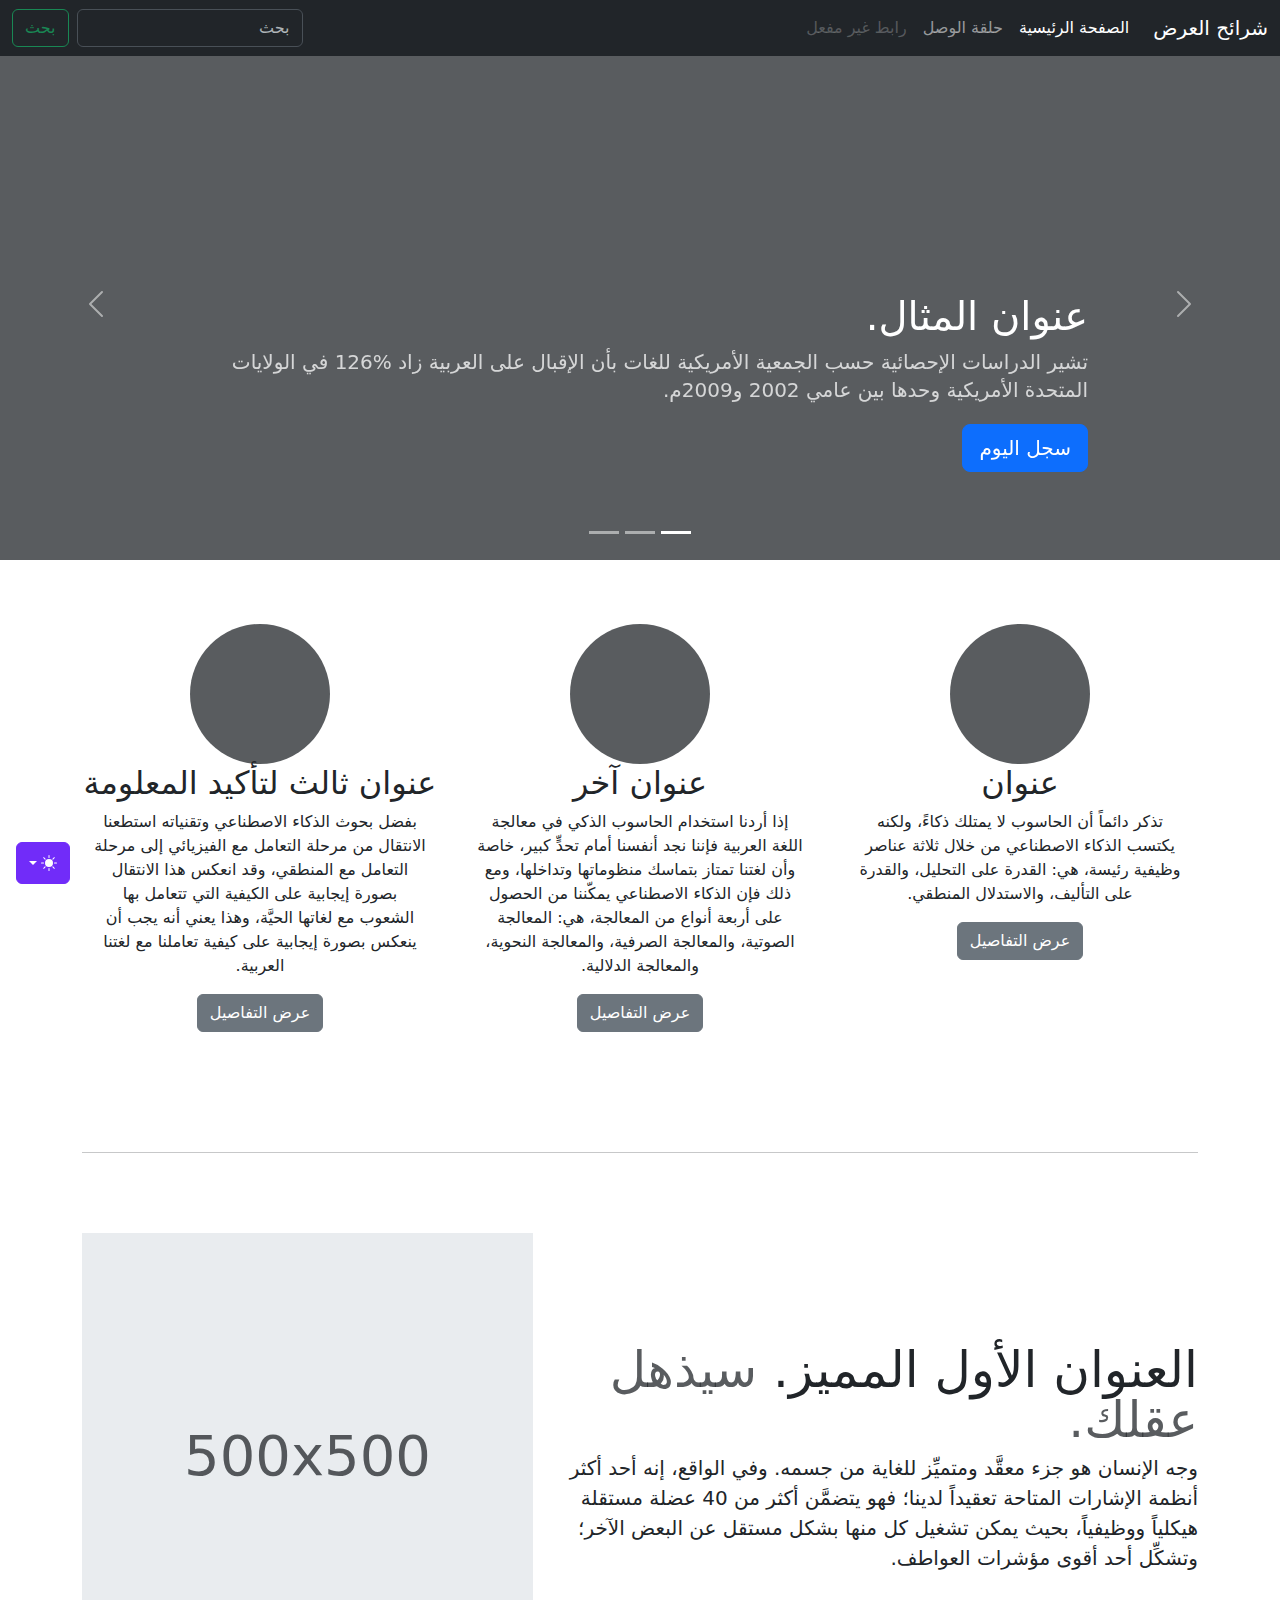
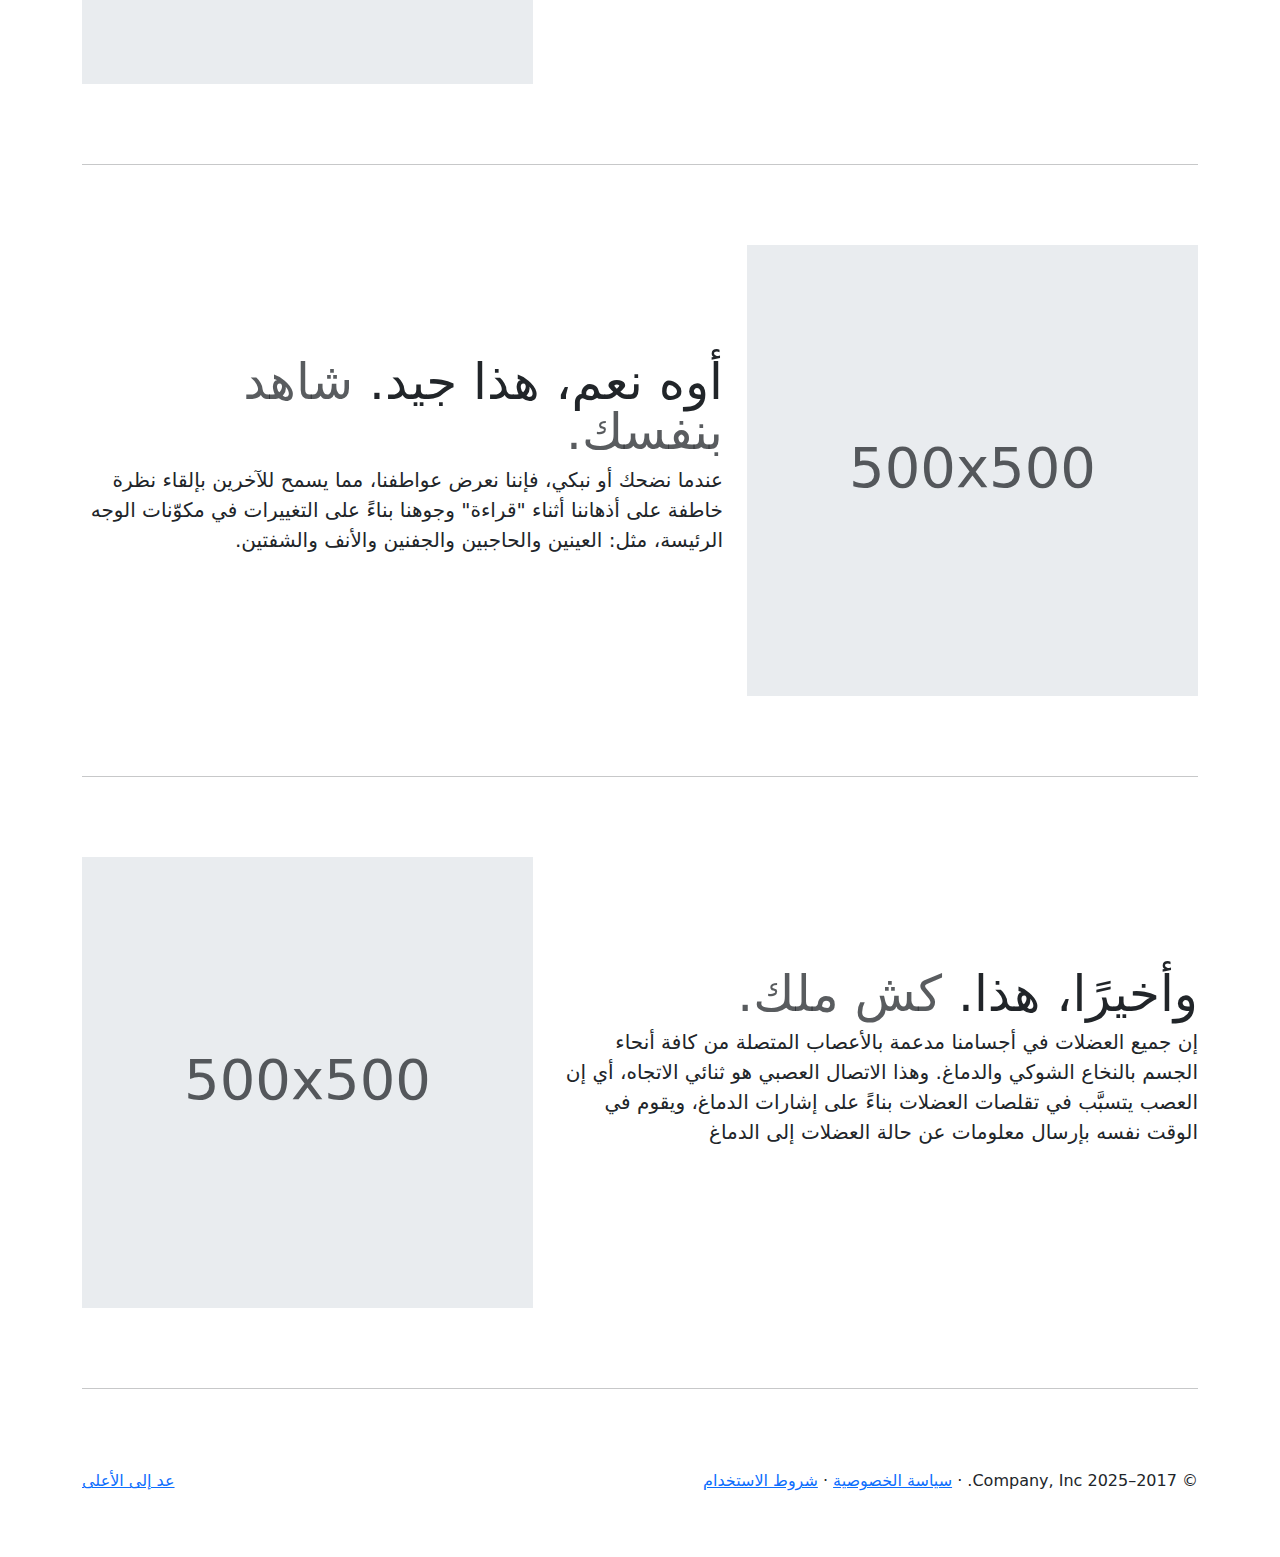
<file: fotografia/bootstrap-5.3.5-examples/carousel-rtl/index.html>
<!doctype html>
<html lang="ar" dir="rtl" data-bs-theme="auto">
  <head>
    <meta charset="utf-8">
    <meta name="viewport" content="width=device-width, initial-scale=1">
    <meta name="description" content="">
    <meta name="author" content="Mark Otto, Jacob Thornton, and Bootstrap contributors">
    <meta name="generator" content="Hugo 0.145.0">
    <title>قالب  شرائح العرض · Bootstrap v5.3</title>

    <link rel="canonical" href="https://getbootstrap.com/docs/5.3/examples/carousel-rtl/">

    <script src="../assets/js/color-modes.js"></script>

    <link href="../assets/dist/css/bootstrap.rtl.min.css" rel="stylesheet">

    <link rel="apple-touch-icon" href="../assets/img/favicons/apple-touch-icon.png" sizes="180x180">
<link rel="icon" href="../assets/img/favicons/favicon-32x32.png" sizes="32x32" type="image/png">
<link rel="icon" href="../assets/img/favicons/favicon-16x16.png" sizes="16x16" type="image/png">
<link rel="manifest" href="../assets/img/favicons/manifest.json">
<link rel="mask-icon" href="../assets/img/favicons/safari-pinned-tab.svg" color="#712cf9">
<link rel="icon" href="../assets/img/favicons/favicon.ico">
<meta name="theme-color" content="#712cf9">


    <style>
      .bd-placeholder-img {
        font-size: 1.125rem;
        text-anchor: middle;
        -webkit-user-select: none;
        -moz-user-select: none;
        user-select: none;
      }

      @media (min-width: 768px) {
        .bd-placeholder-img-lg {
          font-size: 3.5rem;
        }
      }

      .b-example-divider {
        width: 100%;
        height: 3rem;
        background-color: rgba(0, 0, 0, .1);
        border: solid rgba(0, 0, 0, .15);
        border-width: 1px 0;
        box-shadow: inset 0 .5em 1.5em rgba(0, 0, 0, .1), inset 0 .125em .5em rgba(0, 0, 0, .15);
      }

      .b-example-vr {
        flex-shrink: 0;
        width: 1.5rem;
        height: 100vh;
      }

      .bi {
        vertical-align: -.125em;
        fill: currentColor;
      }

      .nav-scroller {
        position: relative;
        z-index: 2;
        height: 2.75rem;
        overflow-y: hidden;
      }

      .nav-scroller .nav {
        display: flex;
        flex-wrap: nowrap;
        padding-bottom: 1rem;
        margin-top: -1px;
        overflow-x: auto;
        text-align: center;
        white-space: nowrap;
        -webkit-overflow-scrolling: touch;
      }

      .btn-bd-primary {
        --bd-violet-bg: #712cf9;
        --bd-violet-rgb: 112.520718, 44.062154, 249.437846;

        --bs-btn-font-weight: 600;
        --bs-btn-color: var(--bs-white);
        --bs-btn-bg: var(--bd-violet-bg);
        --bs-btn-border-color: var(--bd-violet-bg);
        --bs-btn-hover-color: var(--bs-white);
        --bs-btn-hover-bg: #6528e0;
        --bs-btn-hover-border-color: #6528e0;
        --bs-btn-focus-shadow-rgb: var(--bd-violet-rgb);
        --bs-btn-active-color: var(--bs-btn-hover-color);
        --bs-btn-active-bg: #5a23c8;
        --bs-btn-active-border-color: #5a23c8;
      }

      .bd-mode-toggle {
        z-index: 1500;
      }

      .bd-mode-toggle .bi {
        width: 1em;
        height: 1em;
      }

      .bd-mode-toggle .dropdown-menu .active .bi {
        display: block !important;
      }
    </style>

    <!-- Custom styles for this template -->
    <link href="../carousel/carousel.rtl.css" rel="stylesheet">
  </head>
  <body>
    <svg xmlns="http://www.w3.org/2000/svg" class="d-none">
  <symbol id="check2" viewBox="0 0 16 16">
    <path d="M13.854 3.646a.5.5 0 0 1 0 .708l-7 7a.5.5 0 0 1-.708 0l-3.5-3.5a.5.5 0 1 1 .708-.708L6.5 10.293l6.646-6.647a.5.5 0 0 1 .708 0z"/>
  </symbol>
  <symbol id="circle-half" viewBox="0 0 16 16">
    <path d="M8 15A7 7 0 1 0 8 1v14zm0 1A8 8 0 1 1 8 0a8 8 0 0 1 0 16z"/>
  </symbol>
  <symbol id="moon-stars-fill" viewBox="0 0 16 16">
    <path d="M6 .278a.768.768 0 0 1 .08.858 7.208 7.208 0 0 0-.878 3.46c0 4.021 3.278 7.277 7.318 7.277.527 0 1.04-.055 1.533-.16a.787.787 0 0 1 .81.316.733.733 0 0 1-.031.893A8.349 8.349 0 0 1 8.344 16C3.734 16 0 12.286 0 7.71 0 4.266 2.114 1.312 5.124.06A.752.752 0 0 1 6 .278z"/>
    <path d="M10.794 3.148a.217.217 0 0 1 .412 0l.387 1.162c.173.518.579.924 1.097 1.097l1.162.387a.217.217 0 0 1 0 .412l-1.162.387a1.734 1.734 0 0 0-1.097 1.097l-.387 1.162a.217.217 0 0 1-.412 0l-.387-1.162A1.734 1.734 0 0 0 9.31 6.593l-1.162-.387a.217.217 0 0 1 0-.412l1.162-.387a1.734 1.734 0 0 0 1.097-1.097l.387-1.162zM13.863.099a.145.145 0 0 1 .274 0l.258.774c.115.346.386.617.732.732l.774.258a.145.145 0 0 1 0 .274l-.774.258a1.156 1.156 0 0 0-.732.732l-.258.774a.145.145 0 0 1-.274 0l-.258-.774a1.156 1.156 0 0 0-.732-.732l-.774-.258a.145.145 0 0 1 0-.274l.774-.258c.346-.115.617-.386.732-.732L13.863.1z"/>
  </symbol>
  <symbol id="sun-fill" viewBox="0 0 16 16">
    <path d="M8 12a4 4 0 1 0 0-8 4 4 0 0 0 0 8zM8 0a.5.5 0 0 1 .5.5v2a.5.5 0 0 1-1 0v-2A.5.5 0 0 1 8 0zm0 13a.5.5 0 0 1 .5.5v2a.5.5 0 0 1-1 0v-2A.5.5 0 0 1 8 13zm8-5a.5.5 0 0 1-.5.5h-2a.5.5 0 0 1 0-1h2a.5.5 0 0 1 .5.5zM3 8a.5.5 0 0 1-.5.5h-2a.5.5 0 0 1 0-1h2A.5.5 0 0 1 3 8zm10.657-5.657a.5.5 0 0 1 0 .707l-1.414 1.415a.5.5 0 1 1-.707-.708l1.414-1.414a.5.5 0 0 1 .707 0zm-9.193 9.193a.5.5 0 0 1 0 .707L3.05 13.657a.5.5 0 0 1-.707-.707l1.414-1.414a.5.5 0 0 1 .707 0zm9.193 2.121a.5.5 0 0 1-.707 0l-1.414-1.414a.5.5 0 0 1 .707-.707l1.414 1.414a.5.5 0 0 1 0 .707zM4.464 4.465a.5.5 0 0 1-.707 0L2.343 3.05a.5.5 0 1 1 .707-.707l1.414 1.414a.5.5 0 0 1 0 .708z"/>
  </symbol>
</svg>


    <div class="dropdown position-fixed bottom-0 end-0 mb-3 me-3 bd-mode-toggle">
      <button class="btn btn-bd-primary py-2 dropdown-toggle d-flex align-items-center"
        id="bd-theme"
        type="button"
        aria-expanded="false"
        data-bs-toggle="dropdown"
        
        aria-label="Toggle theme (auto)">
  <svg class="bi my-1 theme-icon-active" aria-hidden="true"><use href="#circle-half"></use></svg>
  <span class="visually-hidden" id="bd-theme-text">Toggle theme</span>
</button>
<ul class="dropdown-menu dropdown-menu-end shadow" aria-labelledby="bd-theme-text">
  <li>
    <button type="button" class="dropdown-item d-flex align-items-center" data-bs-theme-value="light" aria-pressed="false">
      <svg class="bi me-2 opacity-50" aria-hidden="true"><use href="#sun-fill"></use></svg>
      Light
      <svg class="bi ms-auto d-none" aria-hidden="true"><use href="#check2"></use></svg>
    </button>
  </li>
  <li>
    <button type="button" class="dropdown-item d-flex align-items-center" data-bs-theme-value="dark" aria-pressed="false">
      <svg class="bi me-2 opacity-50" aria-hidden="true"><use href="#moon-stars-fill"></use></svg>
      Dark
      <svg class="bi ms-auto d-none" aria-hidden="true"><use href="#check2"></use></svg>
    </button>
  </li>
  <li>
    <button type="button" class="dropdown-item d-flex align-items-center active" data-bs-theme-value="auto" aria-pressed="true">
      <svg class="bi me-2 opacity-50" aria-hidden="true"><use href="#circle-half"></use></svg>
      Auto
      <svg class="bi ms-auto d-none" aria-hidden="true"><use href="#check2"></use></svg>
    </button>
  </li>
</ul>

    </div>

    
<header data-bs-theme="dark">
  <nav class="navbar navbar-expand-md navbar-dark fixed-top bg-dark">
    <div class="container-fluid">
      <a class="navbar-brand" href="#">شرائح العرض</a>
      <button class="navbar-toggler" type="button" data-bs-toggle="collapse" data-bs-target="#navbarCollapse" aria-controls="navbarCollapse" aria-expanded="false" aria-label="تبديل التنقل">
        <span class="navbar-toggler-icon"></span>
      </button>
      <div class="collapse navbar-collapse" id="navbarCollapse">
        <ul class="navbar-nav me-auto mb-2 mb-md-0">
          <li class="nav-item">
            <a class="nav-link active" aria-current="page" href="#">الصفحة الرئيسية</a>
          </li>
          <li class="nav-item">
            <a class="nav-link" href="#">حلقة الوصل</a>
          </li>
          <li class="nav-item">
            <a class="nav-link disabled" aria-disabled="true">رابط غير مفعل</a>
          </li>
        </ul>
        <form class="d-flex" role="search">
          <input class="form-control me-2" type="search" placeholder="بحث" aria-label="بحث">
          <button class="btn btn-outline-success" type="submit">بحث</button>
        </form>
      </div>
    </div>
  </nav>
</header>

<main>

  <div id="myCarousel" class="carousel slide mb-6" data-bs-ride="carousel">
    <div class="carousel-indicators">
      <button type="button" data-bs-target="#myCarousel" data-bs-slide-to="0" class="active" aria-current="true" aria-label="Slide 1"></button>
      <button type="button" data-bs-target="#myCarousel" data-bs-slide-to="1" aria-label="Slide 2"></button>
      <button type="button" data-bs-target="#myCarousel" data-bs-slide-to="2" aria-label="Slide 3"></button>
    </div>
    <div class="carousel-inner">
      <div class="carousel-item active">
        <svg class="bd-placeholder-img" width="100%" height="100%" xmlns="http://www.w3.org/2000/svg" aria-hidden="true" preserveAspectRatio="xMidYMid slice"><rect width="100%" height="100%" fill="var(--bs-secondary-color)"/></svg>
        <div class="container">
          <div class="carousel-caption text-start">
            <h1>عنوان المثال.</h1>
            <p class="opacity-75">تشير الدراسات الإحصائية حسب الجمعية الأمريكية للغات بأن الإقبال على العربية زاد %126 في الولايات المتحدة الأمريكية وحدها بين عامي 2002 و2009م.</p>
            <p><a class="btn btn-lg btn-primary" href="#">سجل اليوم</a></p>
          </div>
        </div>
      </div>
      <div class="carousel-item">
        <svg class="bd-placeholder-img" width="100%" height="100%" xmlns="http://www.w3.org/2000/svg" aria-hidden="true" preserveAspectRatio="xMidYMid slice"><rect width="100%" height="100%" fill="var(--bs-secondary-color)"/></svg>
        <div class="container">
          <div class="carousel-caption">
            <h1>عنوان مثال آخر.</h1>
            <p>حسب المجلس الثقافي البريطاني فإن تعليم الإنجليزية داخل بريطانيا يسهم في تعزيز اقتصادها بما يتجاوز ملياري جنيه سنوياً، كما أنه وفر أكثر من 26 ألف وظيفة.</p>
            <p><a class="btn btn-lg btn-primary" href="#">أعرف أكثر</a></p>
          </div>
        </div>
      </div>
      <div class="carousel-item">
        <svg class="bd-placeholder-img" width="100%" height="100%" xmlns="http://www.w3.org/2000/svg" aria-hidden="true" preserveAspectRatio="xMidYMid slice"><rect width="100%" height="100%" fill="var(--bs-secondary-color)"/></svg>
        <div class="container">
          <div class="carousel-caption text-end">
            <h1>واحد أكثر لقياس جيد.</h1>
            <p>الإحصاءات لحجم الاستثمار اللغوي خارج بريطانيا تتفاوت من سنة لأخرى إلا أن المدير التنفيذي للمجلس الثقافي البريطاني إدي بايرز يرى أن استثمار تعليم الإنجليزية في الخارج لا يحسب على المستوى المالي فحسب بل على المستوى السياسي أيضاً.</p>
            <p><a class="btn btn-lg btn-primary" href="#">تصفح المعرض</a></p>
          </div>
        </div>
      </div>
    </div>
    <button class="carousel-control-prev" type="button" data-bs-target="#myCarousel" data-bs-slide="prev">
      <span class="carousel-control-prev-icon" aria-hidden="true"></span>
      <span class="visually-hidden">السابق</span>
    </button>
    <button class="carousel-control-next" type="button" data-bs-target="#myCarousel" data-bs-slide="next">
      <span class="carousel-control-next-icon" aria-hidden="true"></span>
      <span class="visually-hidden">التالي</span>
    </button>
  </div>


  <!-- Marketing messaging and featurettes
  ================================================== -->
  <!-- Wrap the rest of the page in another container to center all the content. -->

  <div class="container marketing">

    <!-- Three columns of text below the carousel -->
    <div class="row">
      <div class="col-lg-4">
        <svg class="bd-placeholder-img rounded-circle" width="140" height="140" xmlns="http://www.w3.org/2000/svg" role="img" aria-label="Placeholder" preserveAspectRatio="xMidYMid slice"><title>Placeholder</title><rect width="100%" height="100%" fill="var(--bs-secondary-color)"/></svg>
        <h2 class="fw-normal">عنوان</h2>
        <p>تذكر دائماً أن الحاسوب لا يمتلك ذكاءً، ولكنه يكتسب الذكاء الاصطناعي من خلال ثلاثة عناصر وظيفية رئيسة، هي: القدرة على التحليل، والقدرة على التأليف، والاستدلال المنطقي.</p>
        <p><a class="btn btn-secondary" href="#">عرض التفاصيل</a></p>
      </div><!-- /.col-lg-4 -->
      <div class="col-lg-4">
        <svg class="bd-placeholder-img rounded-circle" width="140" height="140" xmlns="http://www.w3.org/2000/svg" role="img" aria-label="Placeholder" preserveAspectRatio="xMidYMid slice"><title>Placeholder</title><rect width="100%" height="100%" fill="var(--bs-secondary-color)"/></svg>
        <h2 class="fw-normal">عنوان آخر</h2>
        <p>إذا أردنا استخدام الحاسوب الذكي في معالجة اللغة العربية فإننا نجد أنفسنا أمام تحدٍّ كبير، خاصة وأن لغتنا تمتاز بتماسك منظوماتها وتداخلها، ومع ذلك فإن الذكاء الاصطناعي يمكّننا من الحصول على أربعة أنواع من المعالجة، هي: المعالجة الصوتية، والمعالجة الصرفية، والمعالجة النحوية، والمعالجة الدلالية.</p>
        <p><a class="btn btn-secondary" href="#">عرض التفاصيل</a></p>
      </div><!-- /.col-lg-4 -->
      <div class="col-lg-4">
        <svg class="bd-placeholder-img rounded-circle" width="140" height="140" xmlns="http://www.w3.org/2000/svg" role="img" aria-label="Placeholder" preserveAspectRatio="xMidYMid slice"><title>Placeholder</title><rect width="100%" height="100%" fill="var(--bs-secondary-color)"/></svg>
        <h2 class="fw-normal">عنوان ثالث لتأكيد المعلومة</h2>
        <p>بفضل بحوث الذكاء الاصطناعي وتقنياته استطعنا الانتقال من مرحلة التعامل مع الفيزيائي إلى مرحلة التعامل مع المنطقي، وقد انعكس هذا الانتقال بصورة إيجابية على الكيفية التي تتعامل بها الشعوب مع لغاتها الحيَّة، وهذا يعني أنه يجب أن ينعكس بصورة إيجابية على كيفية تعاملنا مع لغتنا العربية.</p>
        <p><a class="btn btn-secondary" href="#">عرض التفاصيل</a></p>
      </div><!-- /.col-lg-4 -->
    </div><!-- /.row -->


    <!-- START THE FEATURETTES -->

    <hr class="featurette-divider">

    <div class="row featurette">
      <div class="col-md-7">
        <h2 class="featurette-heading fw-normal lh-1">العنوان الأول المميز. <span class="text-body-secondary"> سيذهل عقلك. </span></h2>
        <p class="lead">وجه الإنسان هو جزء معقَّد ومتميِّز للغاية من جسمه. وفي الواقع، إنه أحد أكثر أنظمة الإشارات المتاحة تعقيداً لدينا؛ فهو يتضمَّن أكثر من 40 عضلة مستقلة هيكلياً ووظيفياً، بحيث يمكن تشغيل كل منها بشكل مستقل عن البعض الآخر؛ وتشكِّل أحد أقوى مؤشرات العواطف.</p>
      </div>
      <div class="col-md-5">
        <svg class="bd-placeholder-img bd-placeholder-img-lg featurette-image img-fluid mx-auto" width="500" height="500" xmlns="http://www.w3.org/2000/svg" role="img" aria-label="Placeholder: 500x500" preserveAspectRatio="xMidYMid slice"><title>Placeholder</title><rect width="100%" height="100%" fill="var(--bs-secondary-bg)"/><text x="50%" y="50%" fill="var(--bs-secondary-color)" dy=".3em">500x500</text></svg>
      </div>
    </div>

    <hr class="featurette-divider">

    <div class="row featurette">
      <div class="col-md-7 order-md-2">
        <h2 class="featurette-heading fw-normal lh-1">أوه نعم، هذا جيد. <span class="text-body-secondary"> شاهد بنفسك. </span></h2>
        <p class="lead">عندما نضحك أو نبكي، فإننا نعرض عواطفنا، مما يسمح للآخرين بإلقاء نظرة خاطفة على أذهاننا أثناء "قراءة" وجوهنا بناءً على التغييرات في مكوّنات الوجه الرئيسة، مثل: العينين والحاجبين والجفنين والأنف والشفتين.</p>
      </div>
      <div class="col-md-5 order-md-1">
        <svg class="bd-placeholder-img bd-placeholder-img-lg featurette-image img-fluid mx-auto" width="500" height="500" xmlns="http://www.w3.org/2000/svg" role="img" aria-label="Placeholder: 500x500" preserveAspectRatio="xMidYMid slice"><title>Placeholder</title><rect width="100%" height="100%" fill="var(--bs-secondary-bg)"/><text x="50%" y="50%" fill="var(--bs-secondary-color)" dy=".3em">500x500</text></svg>
      </div>
    </div>

    <hr class="featurette-divider">

    <div class="row featurette">
      <div class="col-md-7">
        <h2 class="featurette-heading fw-normal lh-1">وأخيرًا، هذا. <span class="text-body-secondary"> كش ملك. </span></h2>
        <p class="lead">إن جميع العضلات في أجسامنا مدعمة بالأعصاب المتصلة من كافة أنحاء الجسم بالنخاع الشوكي والدماغ. وهذا الاتصال العصبي هو ثنائي الاتجاه، أي إن العصب يتسبَّب في تقلصات العضلات بناءً على إشارات الدماغ، ويقوم في الوقت نفسه بإرسال معلومات عن حالة العضلات إلى الدماغ</p>
      </div>
      <div class="col-md-5">
        <svg class="bd-placeholder-img bd-placeholder-img-lg featurette-image img-fluid mx-auto" width="500" height="500" xmlns="http://www.w3.org/2000/svg" role="img" aria-label="Placeholder: 500x500" preserveAspectRatio="xMidYMid slice"><title>Placeholder</title><rect width="100%" height="100%" fill="var(--bs-secondary-bg)"/><text x="50%" y="50%" fill="var(--bs-secondary-color)" dy=".3em">500x500</text></svg>
      </div>
    </div>

    <hr class="featurette-divider">

    <!-- /END THE FEATURETTES -->

  </div><!-- /.container -->


  <!-- FOOTER -->
  <footer class="container">
    <p class="float-end"><a href="#">عد إلى الأعلى</a></p>
    <p>&copy; 2017–2025 Company, Inc. &middot; <a href="#">سياسة الخصوصية</a> &middot; <a href="#">شروط الاستخدام</a></p>
  </footer>
</main>
<script defer src="../assets/dist/js/bootstrap.bundle.min.js" integrity="sha384-k6d4wzSIapyDyv1kpU366/PK5hCdSbCRGRCMv+eplOQJWyd1fbcAu9OCUj5zNLiq"></script>

    </body>
</html>
</file>
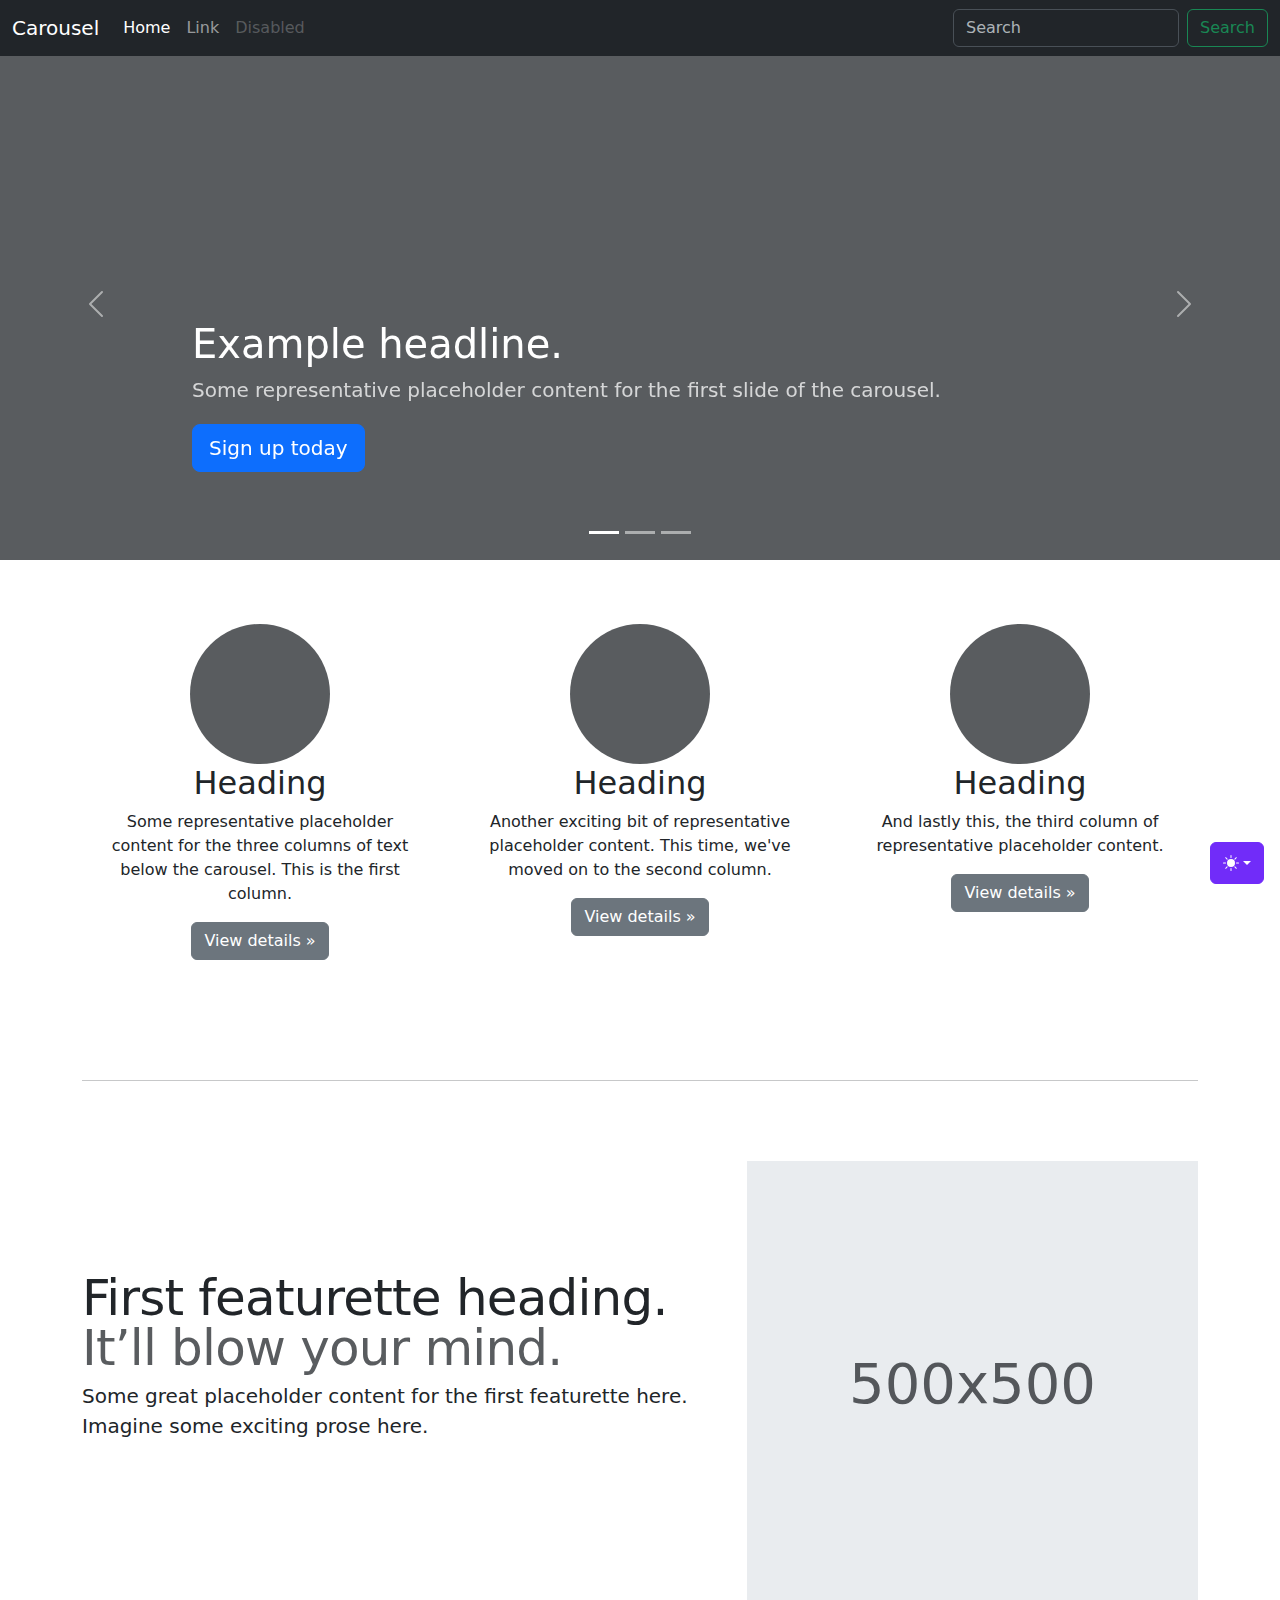
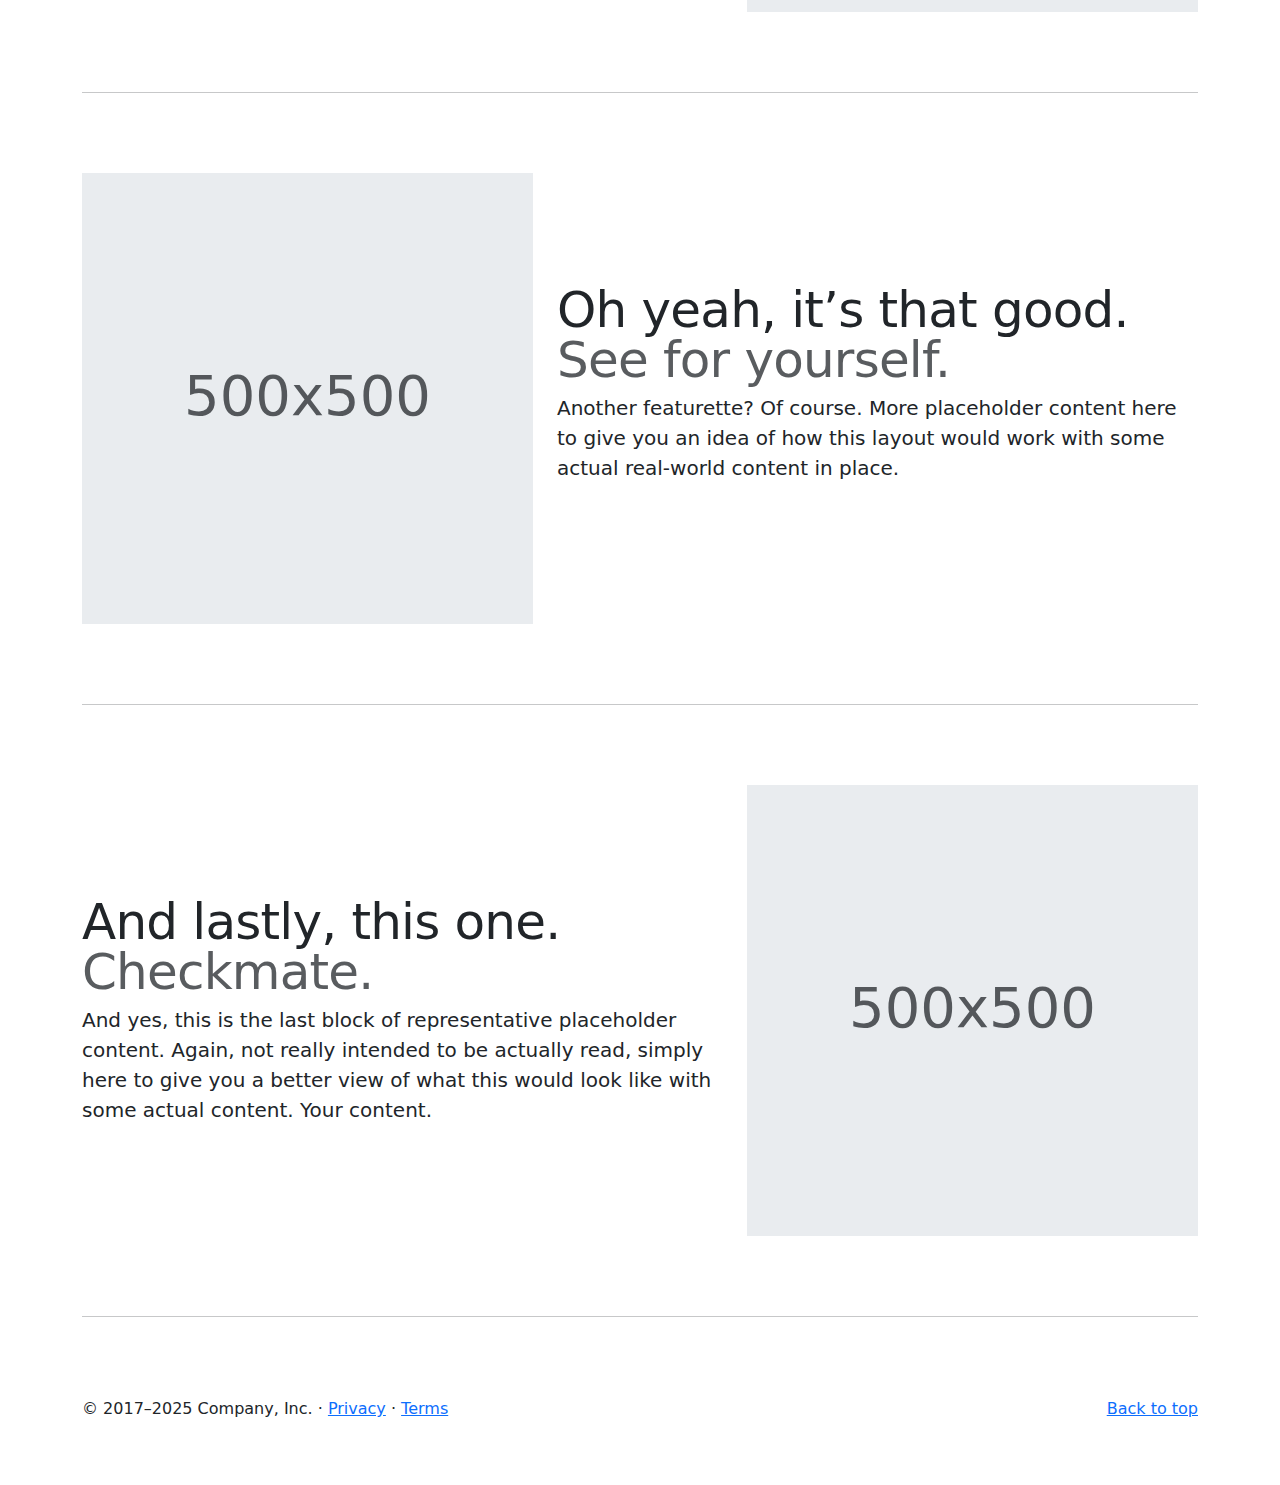
<file: fotografia/bootstrap-5.3.5-examples/carousel/index.html>
<!doctype html>
<html lang="en" data-bs-theme="auto">
  <head>
    <meta charset="utf-8">
    <meta name="viewport" content="width=device-width, initial-scale=1">
    <meta name="description" content="">
    <meta name="author" content="Mark Otto, Jacob Thornton, and Bootstrap contributors">
    <meta name="generator" content="Hugo 0.145.0">
    <title>Carousel Template · Bootstrap v5.3</title>

    <link rel="canonical" href="https://getbootstrap.com/docs/5.3/examples/carousel/">

    <script src="../assets/js/color-modes.js"></script>

    <link href="../assets/dist/css/bootstrap.min.css" rel="stylesheet">

    <link rel="apple-touch-icon" href="../assets/img/favicons/apple-touch-icon.png" sizes="180x180">
<link rel="icon" href="../assets/img/favicons/favicon-32x32.png" sizes="32x32" type="image/png">
<link rel="icon" href="../assets/img/favicons/favicon-16x16.png" sizes="16x16" type="image/png">
<link rel="manifest" href="../assets/img/favicons/manifest.json">
<link rel="mask-icon" href="../assets/img/favicons/safari-pinned-tab.svg" color="#712cf9">
<link rel="icon" href="../assets/img/favicons/favicon.ico">
<meta name="theme-color" content="#712cf9">


    <style>
      .bd-placeholder-img {
        font-size: 1.125rem;
        text-anchor: middle;
        -webkit-user-select: none;
        -moz-user-select: none;
        user-select: none;
      }

      @media (min-width: 768px) {
        .bd-placeholder-img-lg {
          font-size: 3.5rem;
        }
      }

      .b-example-divider {
        width: 100%;
        height: 3rem;
        background-color: rgba(0, 0, 0, .1);
        border: solid rgba(0, 0, 0, .15);
        border-width: 1px 0;
        box-shadow: inset 0 .5em 1.5em rgba(0, 0, 0, .1), inset 0 .125em .5em rgba(0, 0, 0, .15);
      }

      .b-example-vr {
        flex-shrink: 0;
        width: 1.5rem;
        height: 100vh;
      }

      .bi {
        vertical-align: -.125em;
        fill: currentColor;
      }

      .nav-scroller {
        position: relative;
        z-index: 2;
        height: 2.75rem;
        overflow-y: hidden;
      }

      .nav-scroller .nav {
        display: flex;
        flex-wrap: nowrap;
        padding-bottom: 1rem;
        margin-top: -1px;
        overflow-x: auto;
        text-align: center;
        white-space: nowrap;
        -webkit-overflow-scrolling: touch;
      }

      .btn-bd-primary {
        --bd-violet-bg: #712cf9;
        --bd-violet-rgb: 112.520718, 44.062154, 249.437846;

        --bs-btn-font-weight: 600;
        --bs-btn-color: var(--bs-white);
        --bs-btn-bg: var(--bd-violet-bg);
        --bs-btn-border-color: var(--bd-violet-bg);
        --bs-btn-hover-color: var(--bs-white);
        --bs-btn-hover-bg: #6528e0;
        --bs-btn-hover-border-color: #6528e0;
        --bs-btn-focus-shadow-rgb: var(--bd-violet-rgb);
        --bs-btn-active-color: var(--bs-btn-hover-color);
        --bs-btn-active-bg: #5a23c8;
        --bs-btn-active-border-color: #5a23c8;
      }

      .bd-mode-toggle {
        z-index: 1500;
      }

      .bd-mode-toggle .bi {
        width: 1em;
        height: 1em;
      }

      .bd-mode-toggle .dropdown-menu .active .bi {
        display: block !important;
      }
    </style>

    <!-- Custom styles for this template -->
    <link href="carousel.css" rel="stylesheet">
  </head>
  <body>
    <svg xmlns="http://www.w3.org/2000/svg" class="d-none">
  <symbol id="check2" viewBox="0 0 16 16">
    <path d="M13.854 3.646a.5.5 0 0 1 0 .708l-7 7a.5.5 0 0 1-.708 0l-3.5-3.5a.5.5 0 1 1 .708-.708L6.5 10.293l6.646-6.647a.5.5 0 0 1 .708 0z"/>
  </symbol>
  <symbol id="circle-half" viewBox="0 0 16 16">
    <path d="M8 15A7 7 0 1 0 8 1v14zm0 1A8 8 0 1 1 8 0a8 8 0 0 1 0 16z"/>
  </symbol>
  <symbol id="moon-stars-fill" viewBox="0 0 16 16">
    <path d="M6 .278a.768.768 0 0 1 .08.858 7.208 7.208 0 0 0-.878 3.46c0 4.021 3.278 7.277 7.318 7.277.527 0 1.04-.055 1.533-.16a.787.787 0 0 1 .81.316.733.733 0 0 1-.031.893A8.349 8.349 0 0 1 8.344 16C3.734 16 0 12.286 0 7.71 0 4.266 2.114 1.312 5.124.06A.752.752 0 0 1 6 .278z"/>
    <path d="M10.794 3.148a.217.217 0 0 1 .412 0l.387 1.162c.173.518.579.924 1.097 1.097l1.162.387a.217.217 0 0 1 0 .412l-1.162.387a1.734 1.734 0 0 0-1.097 1.097l-.387 1.162a.217.217 0 0 1-.412 0l-.387-1.162A1.734 1.734 0 0 0 9.31 6.593l-1.162-.387a.217.217 0 0 1 0-.412l1.162-.387a1.734 1.734 0 0 0 1.097-1.097l.387-1.162zM13.863.099a.145.145 0 0 1 .274 0l.258.774c.115.346.386.617.732.732l.774.258a.145.145 0 0 1 0 .274l-.774.258a1.156 1.156 0 0 0-.732.732l-.258.774a.145.145 0 0 1-.274 0l-.258-.774a1.156 1.156 0 0 0-.732-.732l-.774-.258a.145.145 0 0 1 0-.274l.774-.258c.346-.115.617-.386.732-.732L13.863.1z"/>
  </symbol>
  <symbol id="sun-fill" viewBox="0 0 16 16">
    <path d="M8 12a4 4 0 1 0 0-8 4 4 0 0 0 0 8zM8 0a.5.5 0 0 1 .5.5v2a.5.5 0 0 1-1 0v-2A.5.5 0 0 1 8 0zm0 13a.5.5 0 0 1 .5.5v2a.5.5 0 0 1-1 0v-2A.5.5 0 0 1 8 13zm8-5a.5.5 0 0 1-.5.5h-2a.5.5 0 0 1 0-1h2a.5.5 0 0 1 .5.5zM3 8a.5.5 0 0 1-.5.5h-2a.5.5 0 0 1 0-1h2A.5.5 0 0 1 3 8zm10.657-5.657a.5.5 0 0 1 0 .707l-1.414 1.415a.5.5 0 1 1-.707-.708l1.414-1.414a.5.5 0 0 1 .707 0zm-9.193 9.193a.5.5 0 0 1 0 .707L3.05 13.657a.5.5 0 0 1-.707-.707l1.414-1.414a.5.5 0 0 1 .707 0zm9.193 2.121a.5.5 0 0 1-.707 0l-1.414-1.414a.5.5 0 0 1 .707-.707l1.414 1.414a.5.5 0 0 1 0 .707zM4.464 4.465a.5.5 0 0 1-.707 0L2.343 3.05a.5.5 0 1 1 .707-.707l1.414 1.414a.5.5 0 0 1 0 .708z"/>
  </symbol>
</svg>


    <div class="dropdown position-fixed bottom-0 end-0 mb-3 me-3 bd-mode-toggle">
      <button class="btn btn-bd-primary py-2 dropdown-toggle d-flex align-items-center"
        id="bd-theme"
        type="button"
        aria-expanded="false"
        data-bs-toggle="dropdown"
        
        aria-label="Toggle theme (auto)">
  <svg class="bi my-1 theme-icon-active" aria-hidden="true"><use href="#circle-half"></use></svg>
  <span class="visually-hidden" id="bd-theme-text">Toggle theme</span>
</button>
<ul class="dropdown-menu dropdown-menu-end shadow" aria-labelledby="bd-theme-text">
  <li>
    <button type="button" class="dropdown-item d-flex align-items-center" data-bs-theme-value="light" aria-pressed="false">
      <svg class="bi me-2 opacity-50" aria-hidden="true"><use href="#sun-fill"></use></svg>
      Light
      <svg class="bi ms-auto d-none" aria-hidden="true"><use href="#check2"></use></svg>
    </button>
  </li>
  <li>
    <button type="button" class="dropdown-item d-flex align-items-center" data-bs-theme-value="dark" aria-pressed="false">
      <svg class="bi me-2 opacity-50" aria-hidden="true"><use href="#moon-stars-fill"></use></svg>
      Dark
      <svg class="bi ms-auto d-none" aria-hidden="true"><use href="#check2"></use></svg>
    </button>
  </li>
  <li>
    <button type="button" class="dropdown-item d-flex align-items-center active" data-bs-theme-value="auto" aria-pressed="true">
      <svg class="bi me-2 opacity-50" aria-hidden="true"><use href="#circle-half"></use></svg>
      Auto
      <svg class="bi ms-auto d-none" aria-hidden="true"><use href="#check2"></use></svg>
    </button>
  </li>
</ul>

    </div>

    
<header data-bs-theme="dark">
  <nav class="navbar navbar-expand-md navbar-dark fixed-top bg-dark">
    <div class="container-fluid">
      <a class="navbar-brand" href="#">Carousel</a>
      <button class="navbar-toggler" type="button" data-bs-toggle="collapse" data-bs-target="#navbarCollapse" aria-controls="navbarCollapse" aria-expanded="false" aria-label="Toggle navigation">
        <span class="navbar-toggler-icon"></span>
      </button>
      <div class="collapse navbar-collapse" id="navbarCollapse">
        <ul class="navbar-nav me-auto mb-2 mb-md-0">
          <li class="nav-item">
            <a class="nav-link active" aria-current="page" href="#">Home</a>
          </li>
          <li class="nav-item">
            <a class="nav-link" href="#">Link</a>
          </li>
          <li class="nav-item">
            <a class="nav-link disabled" aria-disabled="true">Disabled</a>
          </li>
        </ul>
        <form class="d-flex" role="search">
          <input class="form-control me-2" type="search" placeholder="Search" aria-label="Search">
          <button class="btn btn-outline-success" type="submit">Search</button>
        </form>
      </div>
    </div>
  </nav>
</header>

<main>

  <div id="myCarousel" class="carousel slide mb-6" data-bs-ride="carousel">
    <div class="carousel-indicators">
      <button type="button" data-bs-target="#myCarousel" data-bs-slide-to="0" class="active" aria-current="true" aria-label="Slide 1"></button>
      <button type="button" data-bs-target="#myCarousel" data-bs-slide-to="1" aria-label="Slide 2"></button>
      <button type="button" data-bs-target="#myCarousel" data-bs-slide-to="2" aria-label="Slide 3"></button>
    </div>
    <div class="carousel-inner">
      <div class="carousel-item active">
        <svg class="bd-placeholder-img" width="100%" height="100%" xmlns="http://www.w3.org/2000/svg" aria-hidden="true" preserveAspectRatio="xMidYMid slice"><rect width="100%" height="100%" fill="var(--bs-secondary-color)"/></svg>
        <div class="container">
          <div class="carousel-caption text-start">
            <h1>Example headline.</h1>
            <p class="opacity-75">Some representative placeholder content for the first slide of the carousel.</p>
            <p><a class="btn btn-lg btn-primary" href="#">Sign up today</a></p>
          </div>
        </div>
      </div>
      <div class="carousel-item">
        <svg class="bd-placeholder-img" width="100%" height="100%" xmlns="http://www.w3.org/2000/svg" aria-hidden="true" preserveAspectRatio="xMidYMid slice"><rect width="100%" height="100%" fill="var(--bs-secondary-color)"/></svg>
        <div class="container">
          <div class="carousel-caption">
            <h1>Another example headline.</h1>
            <p>Some representative placeholder content for the second slide of the carousel.</p>
            <p><a class="btn btn-lg btn-primary" href="#">Learn more</a></p>
          </div>
        </div>
      </div>
      <div class="carousel-item">
        <svg class="bd-placeholder-img" width="100%" height="100%" xmlns="http://www.w3.org/2000/svg" aria-hidden="true" preserveAspectRatio="xMidYMid slice"><rect width="100%" height="100%" fill="var(--bs-secondary-color)"/></svg>
        <div class="container">
          <div class="carousel-caption text-end">
            <h1>One more for good measure.</h1>
            <p>Some representative placeholder content for the third slide of this carousel.</p>
            <p><a class="btn btn-lg btn-primary" href="#">Browse gallery</a></p>
          </div>
        </div>
      </div>
    </div>
    <button class="carousel-control-prev" type="button" data-bs-target="#myCarousel" data-bs-slide="prev">
      <span class="carousel-control-prev-icon" aria-hidden="true"></span>
      <span class="visually-hidden">Previous</span>
    </button>
    <button class="carousel-control-next" type="button" data-bs-target="#myCarousel" data-bs-slide="next">
      <span class="carousel-control-next-icon" aria-hidden="true"></span>
      <span class="visually-hidden">Next</span>
    </button>
  </div>


  <!-- Marketing messaging and featurettes
  ================================================== -->
  <!-- Wrap the rest of the page in another container to center all the content. -->

  <div class="container marketing">

    <!-- Three columns of text below the carousel -->
    <div class="row">
      <div class="col-lg-4">
        <svg class="bd-placeholder-img rounded-circle" width="140" height="140" xmlns="http://www.w3.org/2000/svg" role="img" aria-label="Placeholder" preserveAspectRatio="xMidYMid slice"><title>Placeholder</title><rect width="100%" height="100%" fill="var(--bs-secondary-color)"/></svg>
        <h2 class="fw-normal">Heading</h2>
        <p>Some representative placeholder content for the three columns of text below the carousel. This is the first column.</p>
        <p><a class="btn btn-secondary" href="#">View details &raquo;</a></p>
      </div><!-- /.col-lg-4 -->
      <div class="col-lg-4">
        <svg class="bd-placeholder-img rounded-circle" width="140" height="140" xmlns="http://www.w3.org/2000/svg" role="img" aria-label="Placeholder" preserveAspectRatio="xMidYMid slice"><title>Placeholder</title><rect width="100%" height="100%" fill="var(--bs-secondary-color)"/></svg>
        <h2 class="fw-normal">Heading</h2>
        <p>Another exciting bit of representative placeholder content. This time, we've moved on to the second column.</p>
        <p><a class="btn btn-secondary" href="#">View details &raquo;</a></p>
      </div><!-- /.col-lg-4 -->
      <div class="col-lg-4">
        <svg class="bd-placeholder-img rounded-circle" width="140" height="140" xmlns="http://www.w3.org/2000/svg" role="img" aria-label="Placeholder" preserveAspectRatio="xMidYMid slice"><title>Placeholder</title><rect width="100%" height="100%" fill="var(--bs-secondary-color)"/></svg>
        <h2 class="fw-normal">Heading</h2>
        <p>And lastly this, the third column of representative placeholder content.</p>
        <p><a class="btn btn-secondary" href="#">View details &raquo;</a></p>
      </div><!-- /.col-lg-4 -->
    </div><!-- /.row -->


    <!-- START THE FEATURETTES -->

    <hr class="featurette-divider">

    <div class="row featurette">
      <div class="col-md-7">
        <h2 class="featurette-heading fw-normal lh-1">First featurette heading. <span class="text-body-secondary">It’ll blow your mind.</span></h2>
        <p class="lead">Some great placeholder content for the first featurette here. Imagine some exciting prose here.</p>
      </div>
      <div class="col-md-5">
        <svg class="bd-placeholder-img bd-placeholder-img-lg featurette-image img-fluid mx-auto" width="500" height="500" xmlns="http://www.w3.org/2000/svg" role="img" aria-label="Placeholder: 500x500" preserveAspectRatio="xMidYMid slice"><title>Placeholder</title><rect width="100%" height="100%" fill="var(--bs-secondary-bg)"/><text x="50%" y="50%" fill="var(--bs-secondary-color)" dy=".3em">500x500</text></svg>
      </div>
    </div>

    <hr class="featurette-divider">

    <div class="row featurette">
      <div class="col-md-7 order-md-2">
        <h2 class="featurette-heading fw-normal lh-1">Oh yeah, it’s that good. <span class="text-body-secondary">See for yourself.</span></h2>
        <p class="lead">Another featurette? Of course. More placeholder content here to give you an idea of how this layout would work with some actual real-world content in place.</p>
      </div>
      <div class="col-md-5 order-md-1">
        <svg class="bd-placeholder-img bd-placeholder-img-lg featurette-image img-fluid mx-auto" width="500" height="500" xmlns="http://www.w3.org/2000/svg" role="img" aria-label="Placeholder: 500x500" preserveAspectRatio="xMidYMid slice"><title>Placeholder</title><rect width="100%" height="100%" fill="var(--bs-secondary-bg)"/><text x="50%" y="50%" fill="var(--bs-secondary-color)" dy=".3em">500x500</text></svg>
      </div>
    </div>

    <hr class="featurette-divider">

    <div class="row featurette">
      <div class="col-md-7">
        <h2 class="featurette-heading fw-normal lh-1">And lastly, this one. <span class="text-body-secondary">Checkmate.</span></h2>
        <p class="lead">And yes, this is the last block of representative placeholder content. Again, not really intended to be actually read, simply here to give you a better view of what this would look like with some actual content. Your content.</p>
      </div>
      <div class="col-md-5">
        <svg class="bd-placeholder-img bd-placeholder-img-lg featurette-image img-fluid mx-auto" width="500" height="500" xmlns="http://www.w3.org/2000/svg" role="img" aria-label="Placeholder: 500x500" preserveAspectRatio="xMidYMid slice"><title>Placeholder</title><rect width="100%" height="100%" fill="var(--bs-secondary-bg)"/><text x="50%" y="50%" fill="var(--bs-secondary-color)" dy=".3em">500x500</text></svg>
      </div>
    </div>

    <hr class="featurette-divider">

    <!-- /END THE FEATURETTES -->

  </div><!-- /.container -->


  <!-- FOOTER -->
  <footer class="container">
    <p class="float-end"><a href="#">Back to top</a></p>
    <p>&copy; 2017–2025 Company, Inc. &middot; <a href="#">Privacy</a> &middot; <a href="#">Terms</a></p>
  </footer>
</main>
<script defer src="../assets/dist/js/bootstrap.bundle.min.js" integrity="sha384-k6d4wzSIapyDyv1kpU366/PK5hCdSbCRGRCMv+eplOQJWyd1fbcAu9OCUj5zNLiq"></script>

    </body>
</html>
</file>
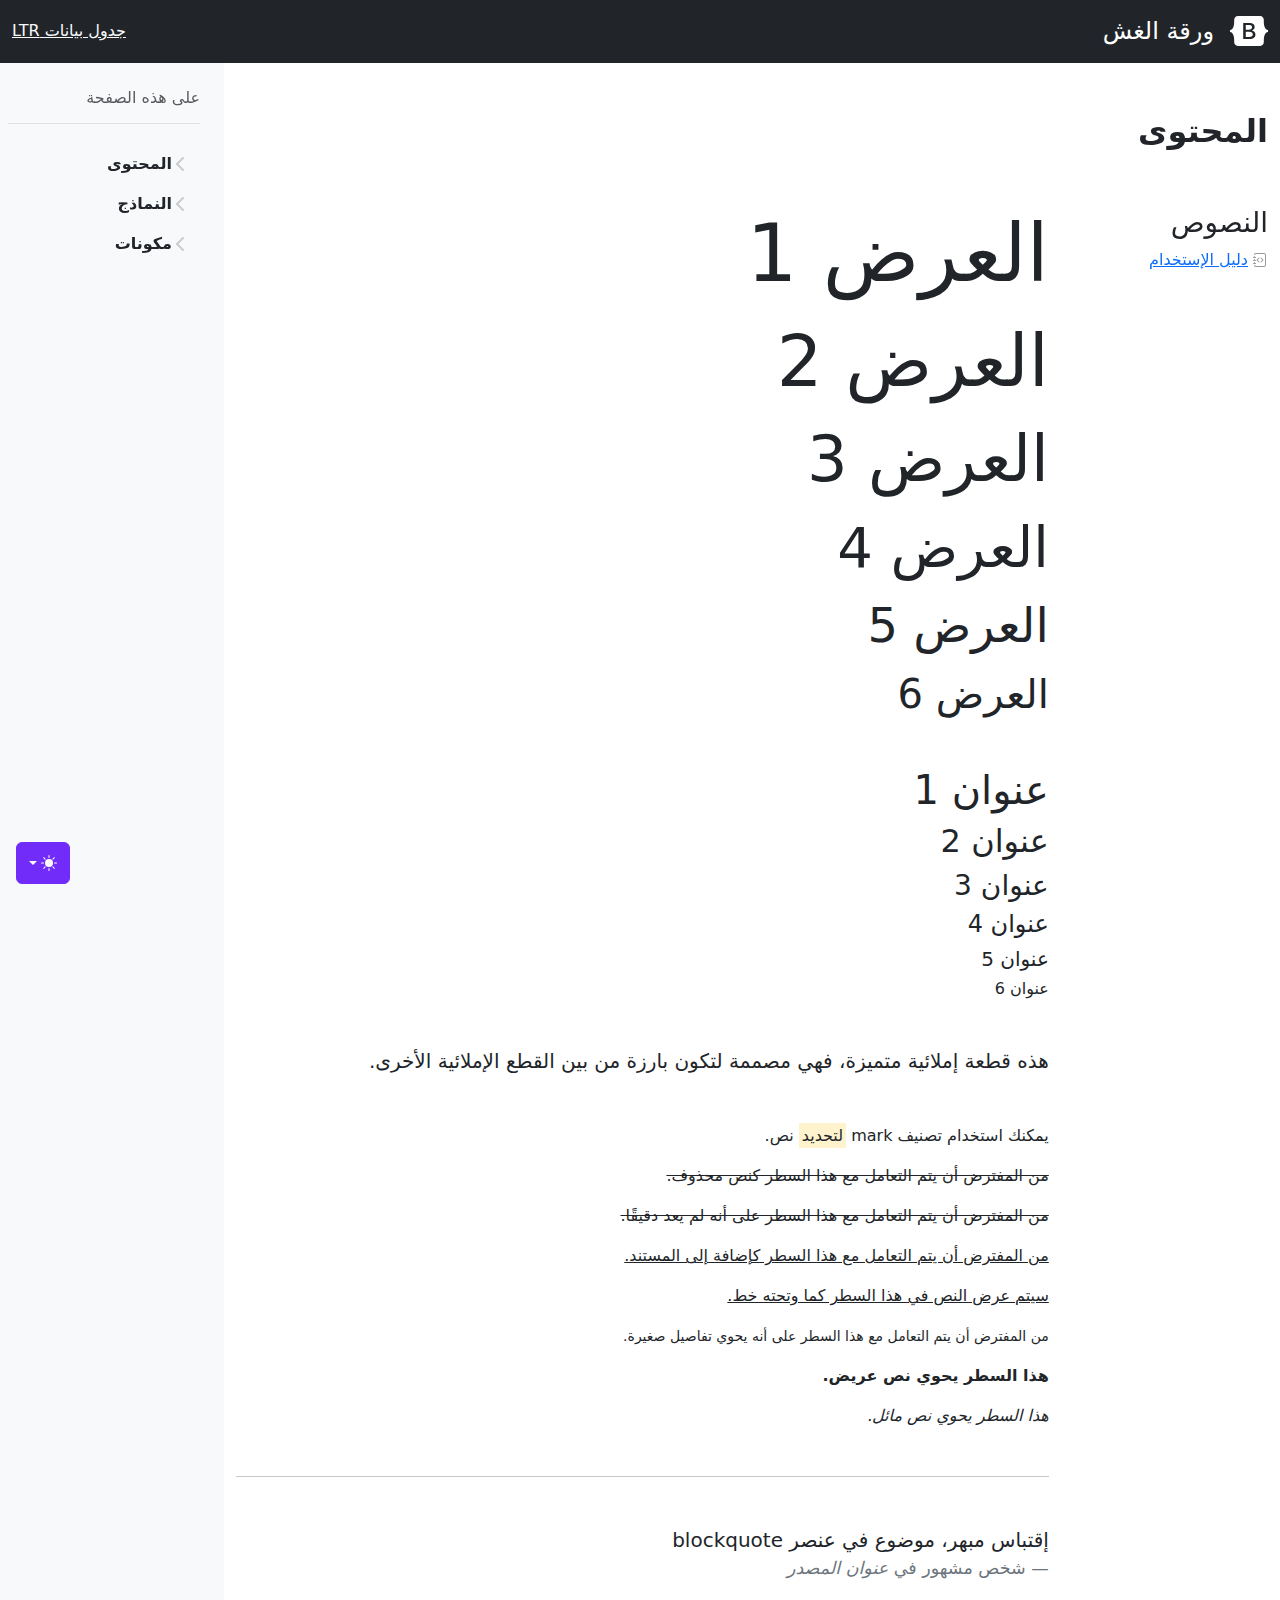
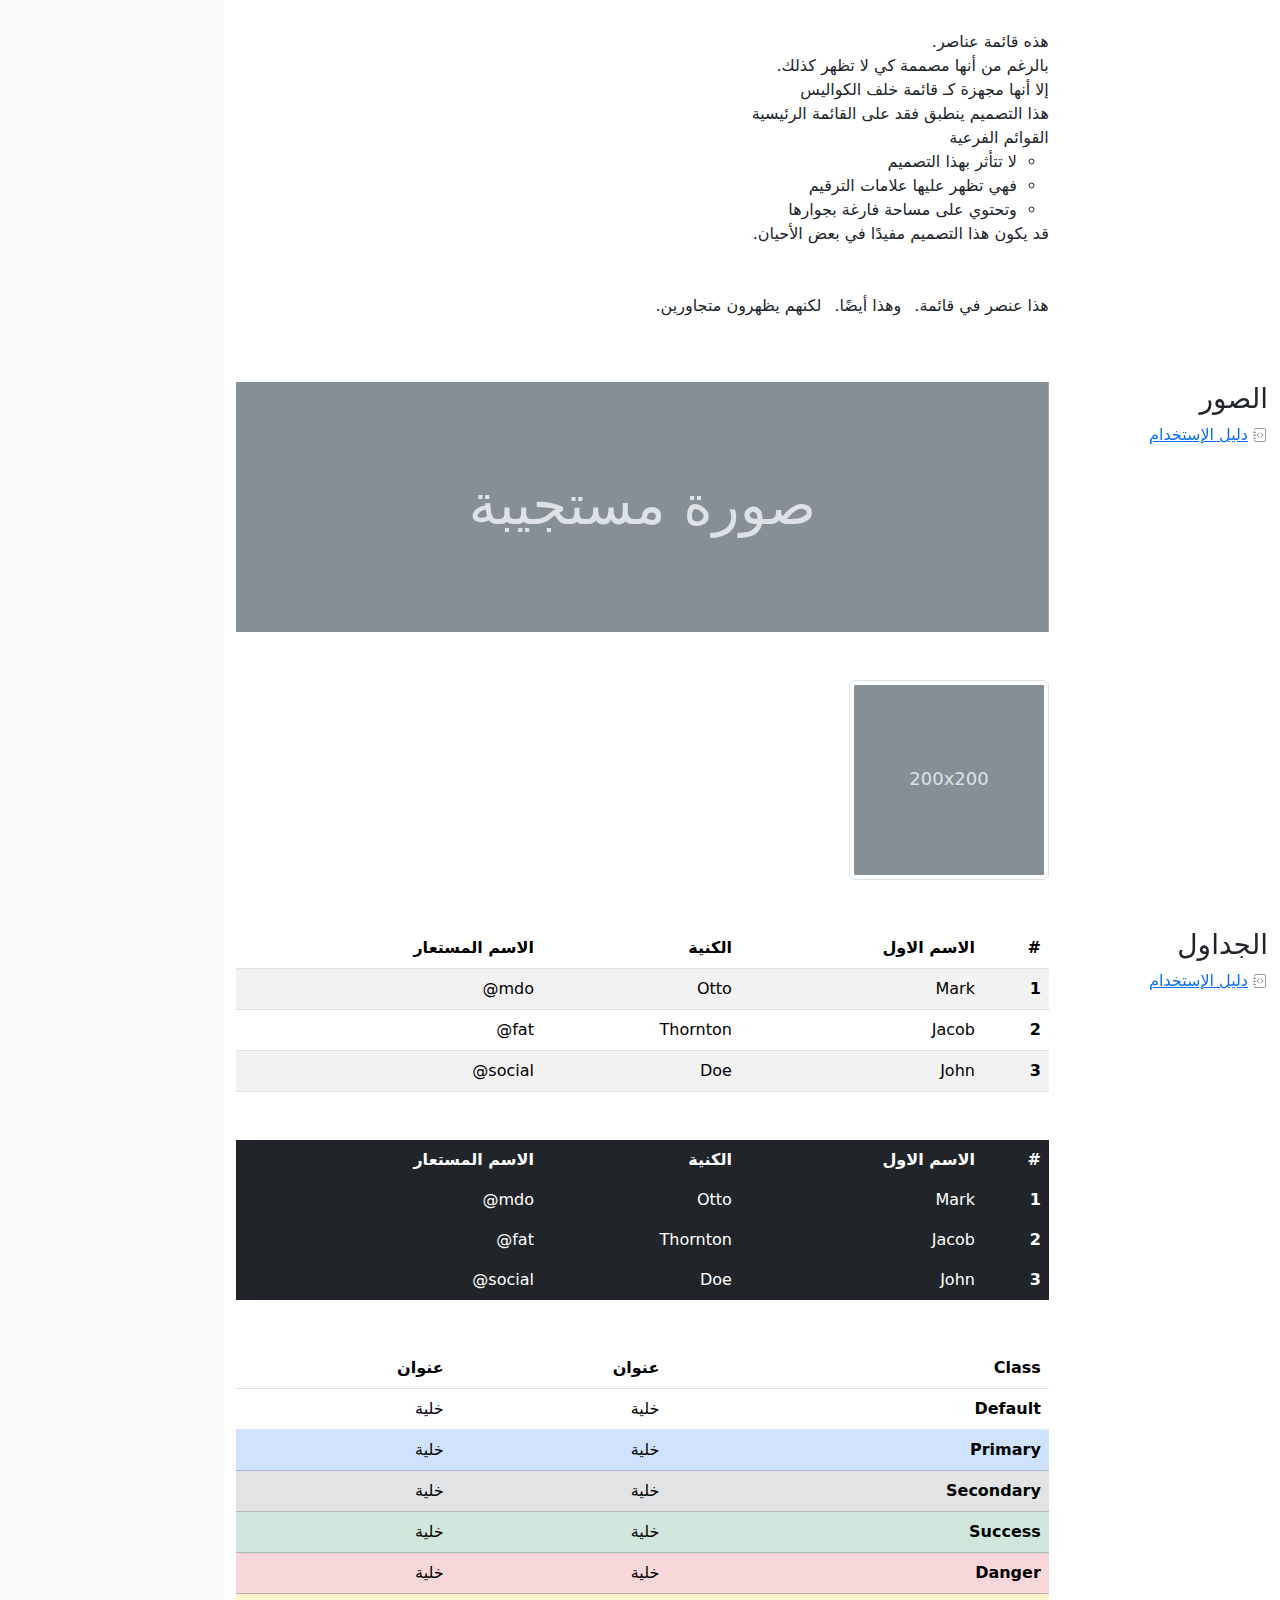
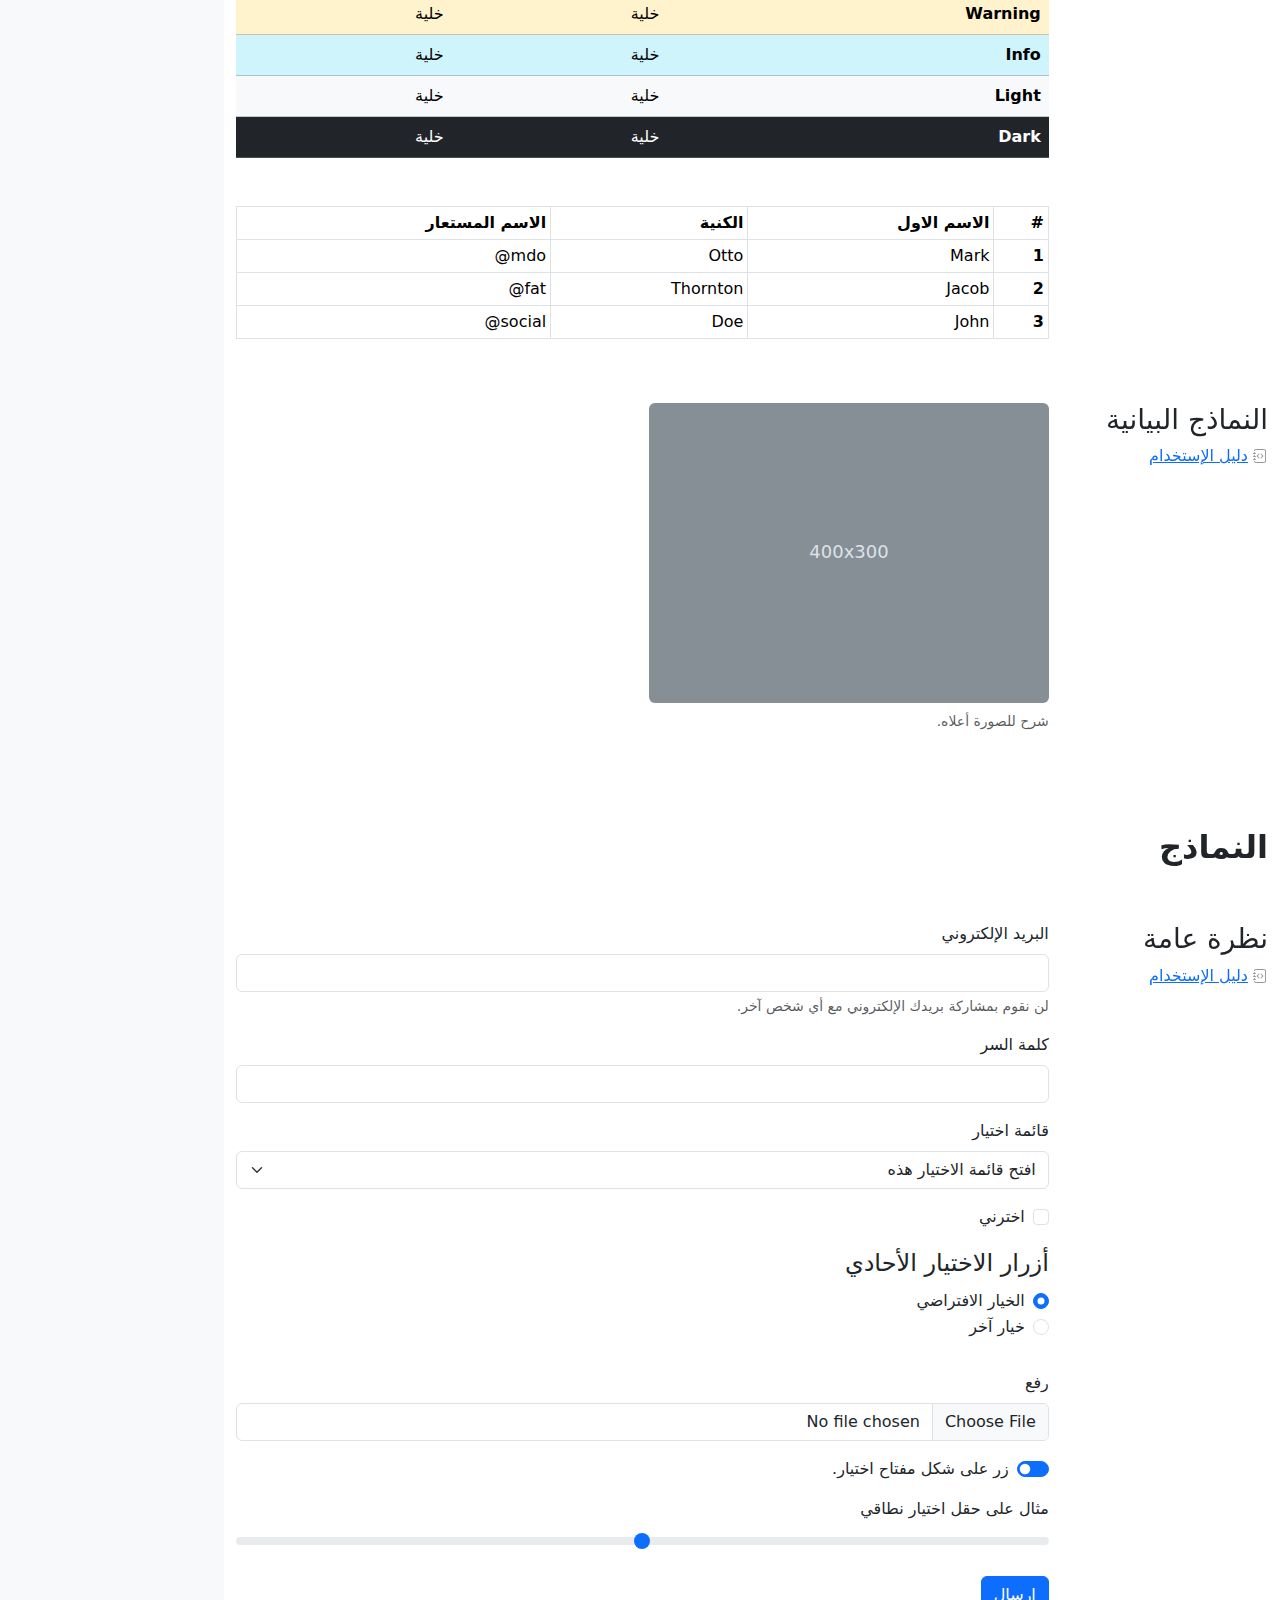
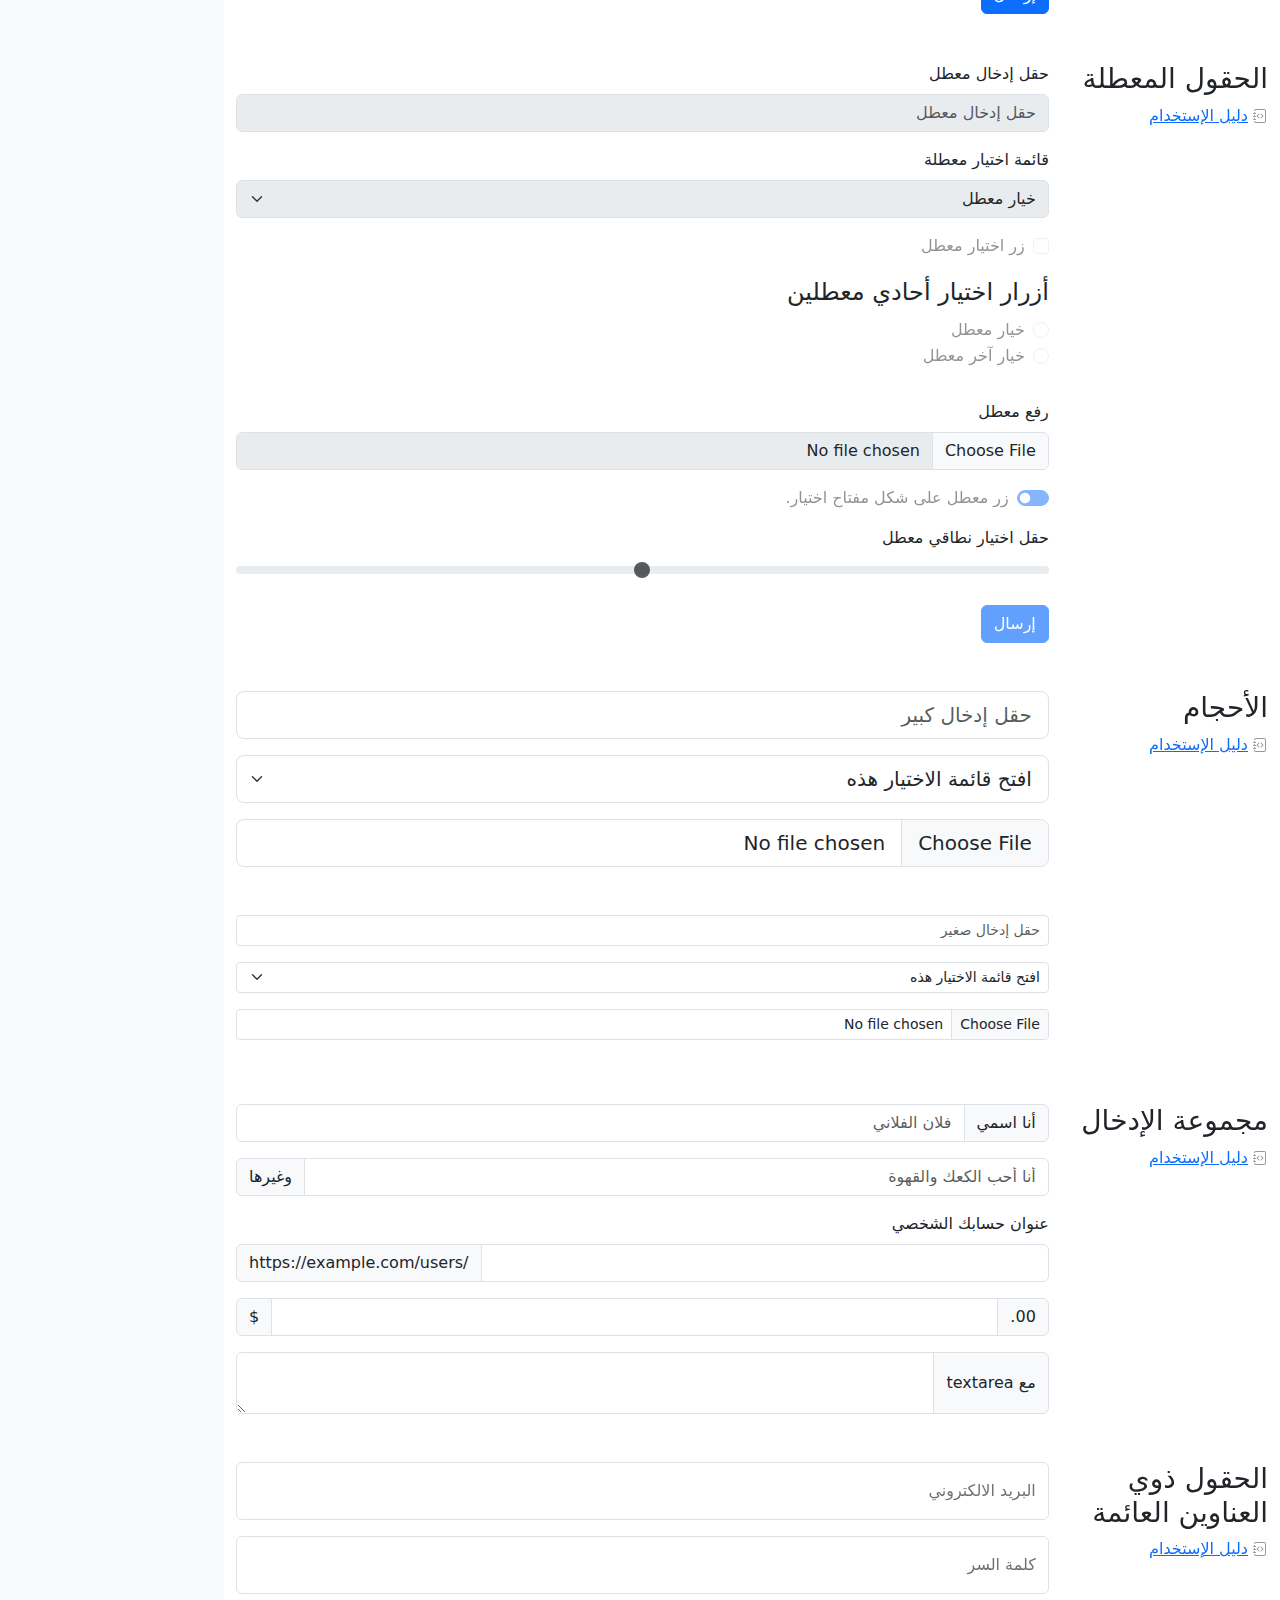
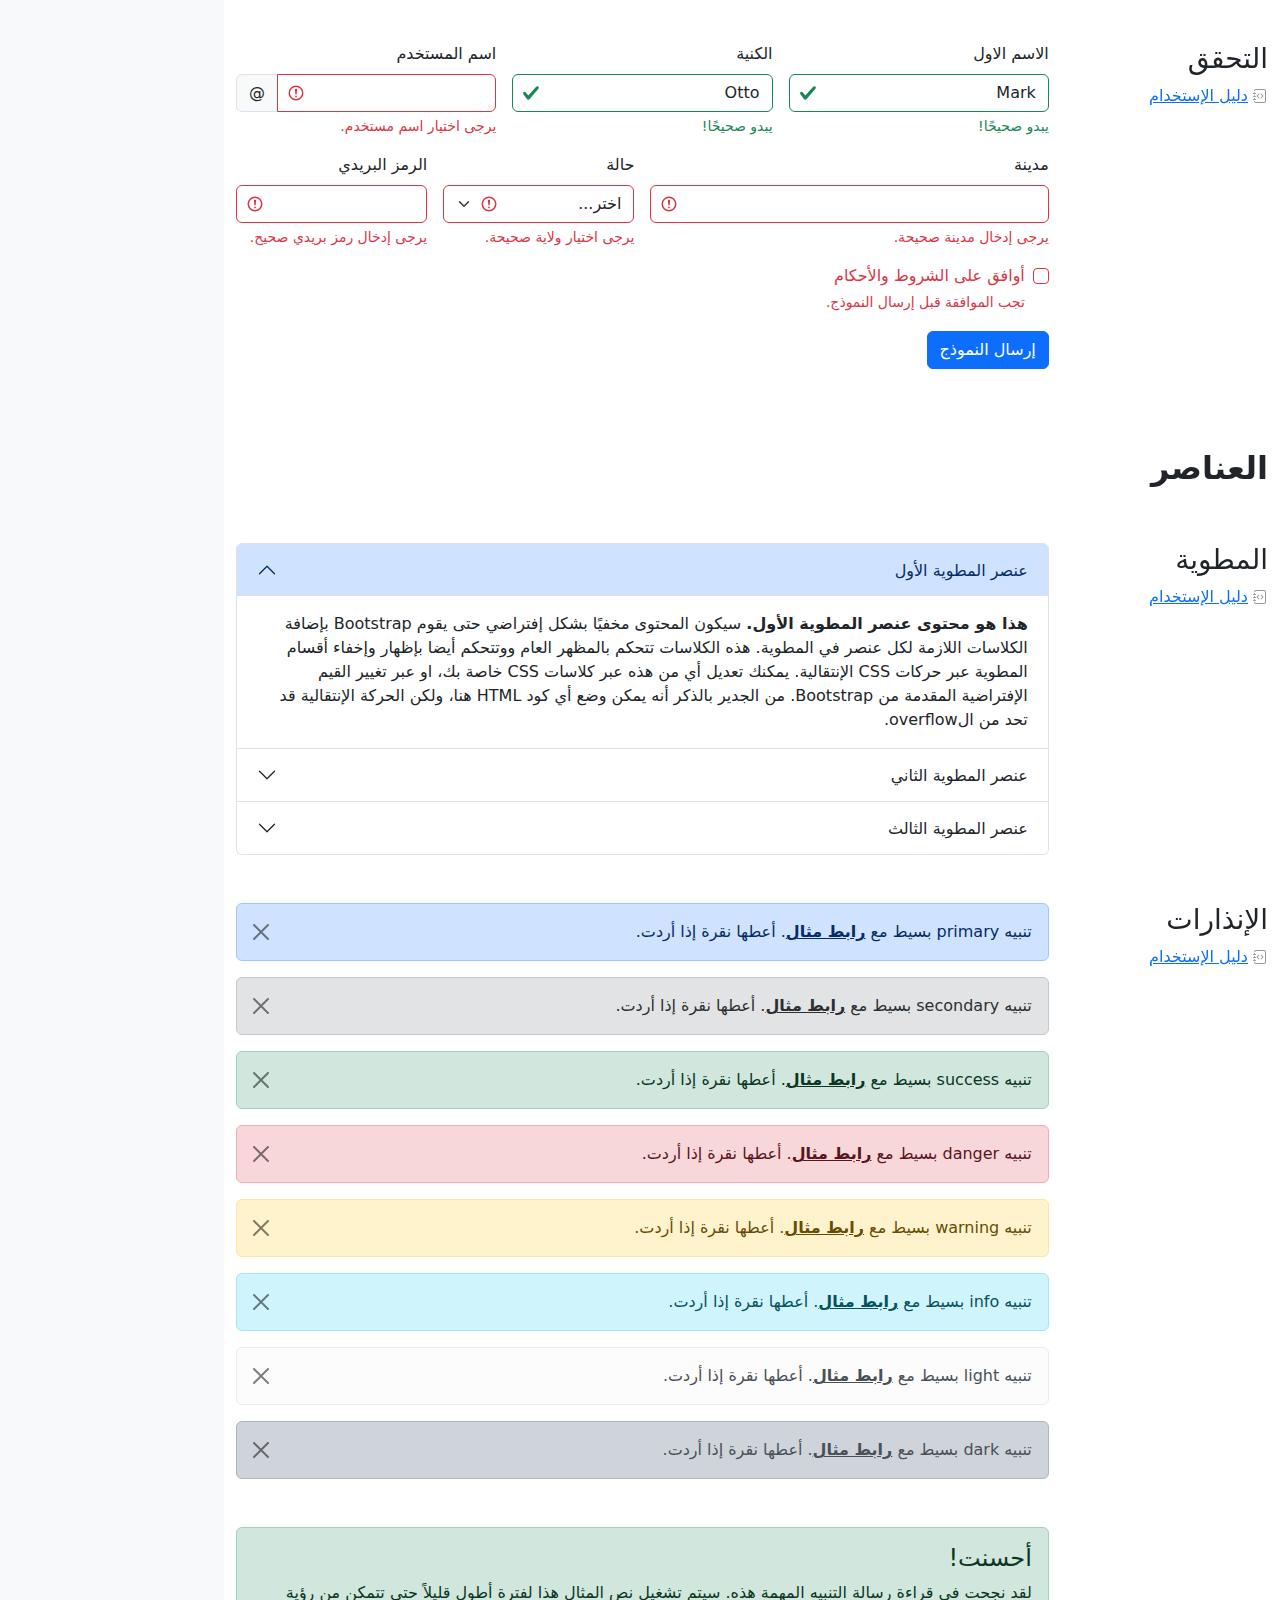
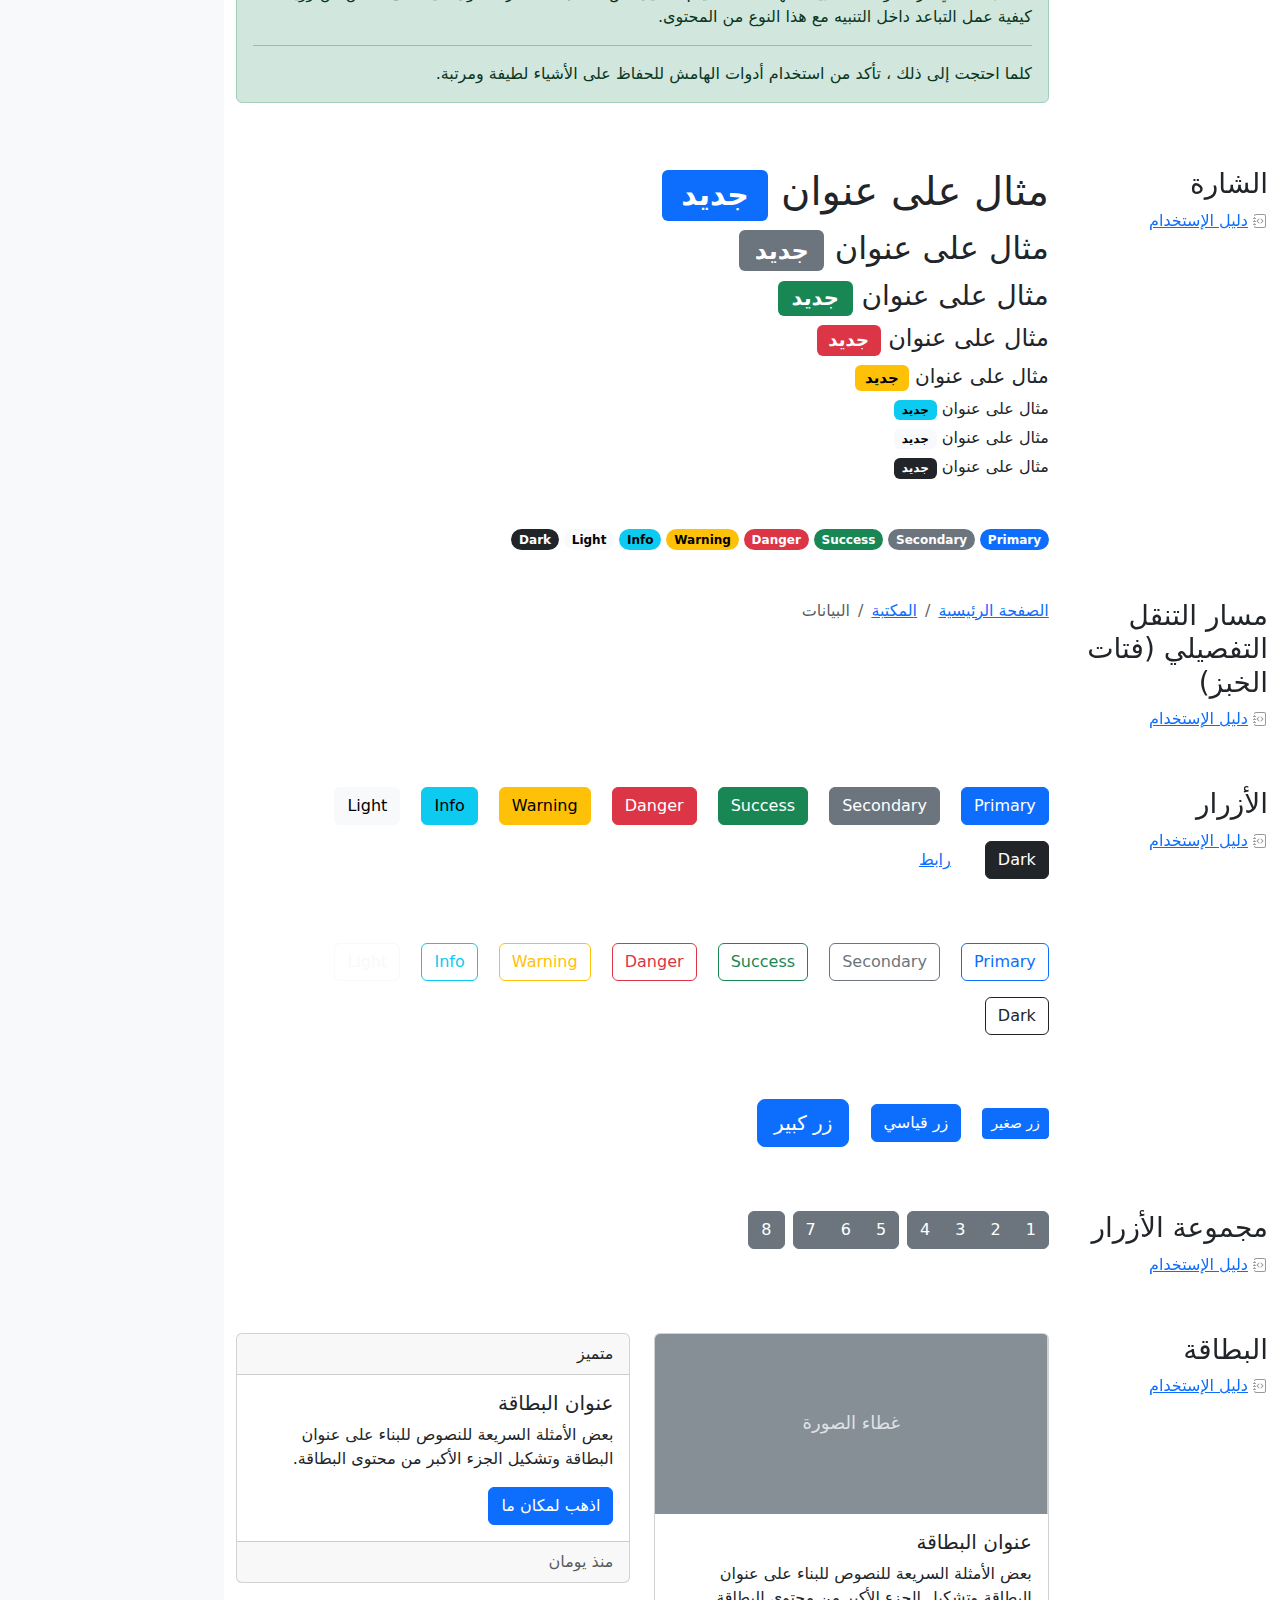
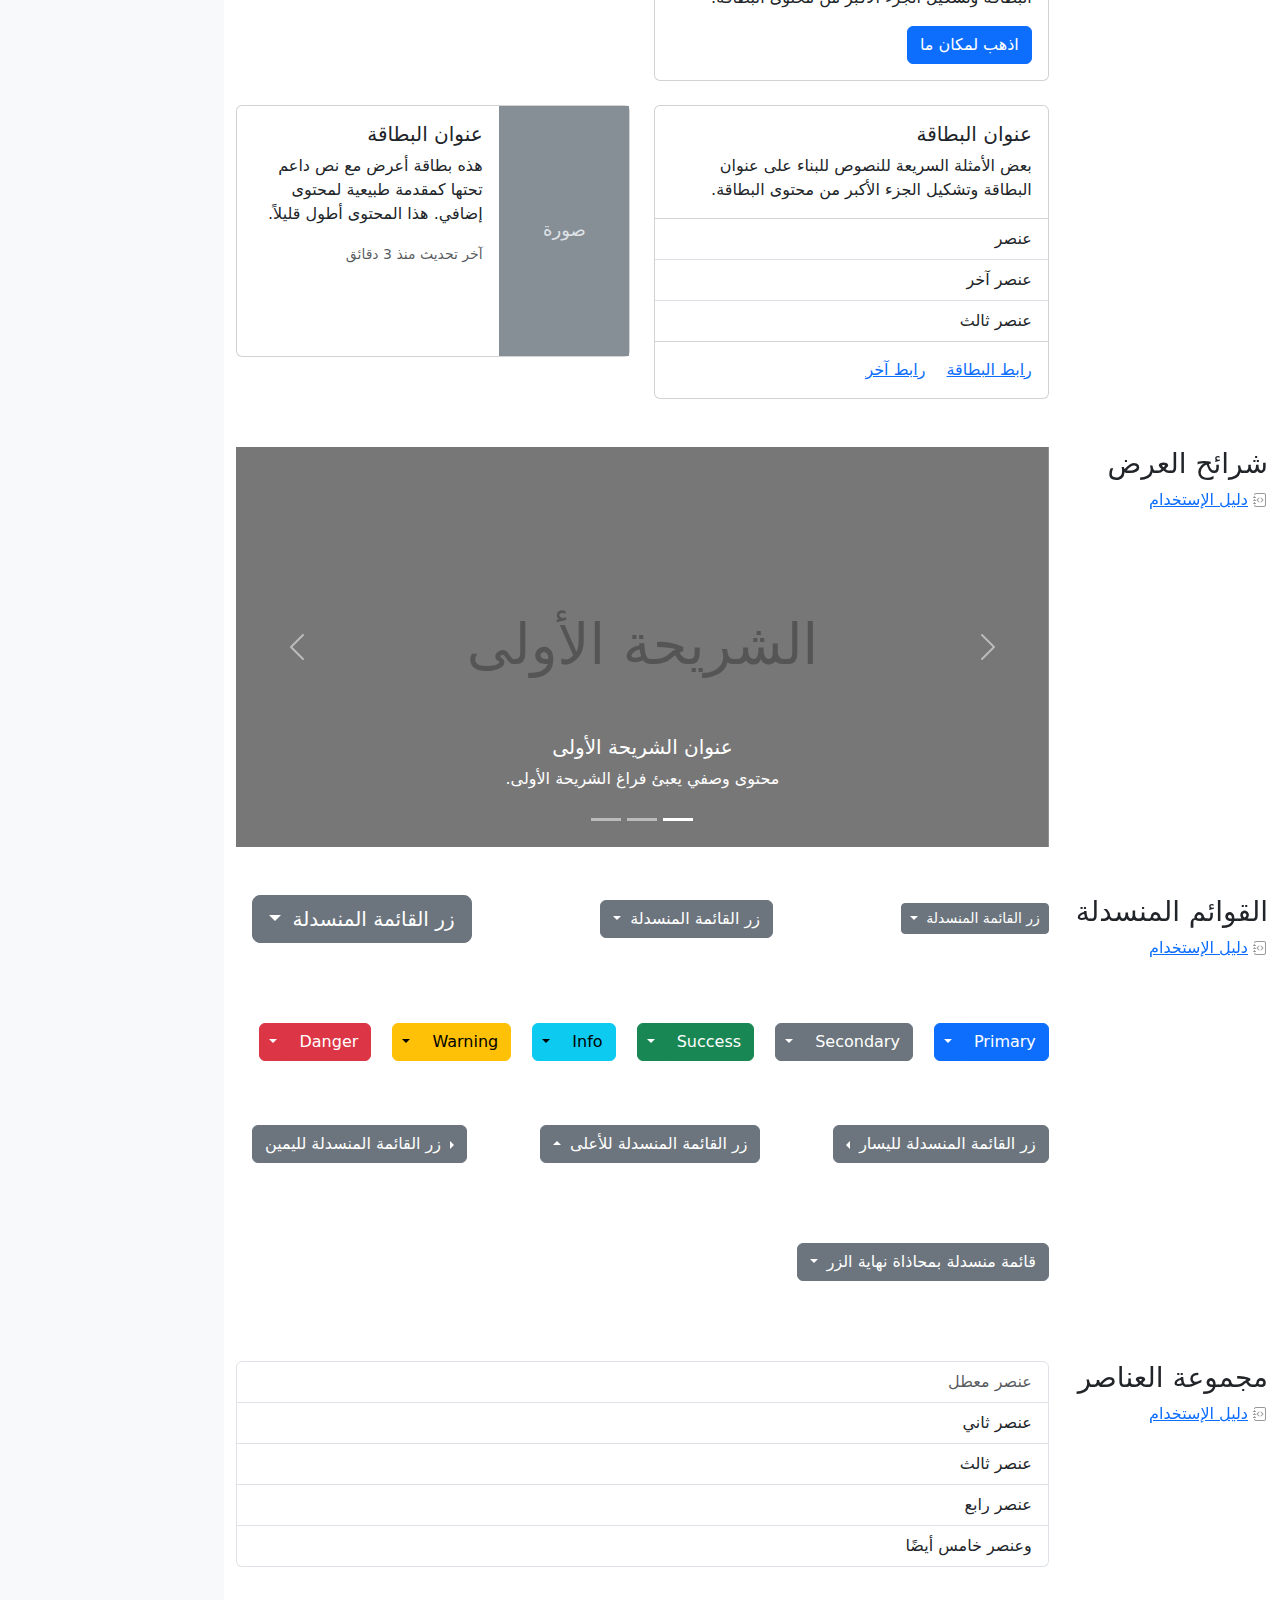
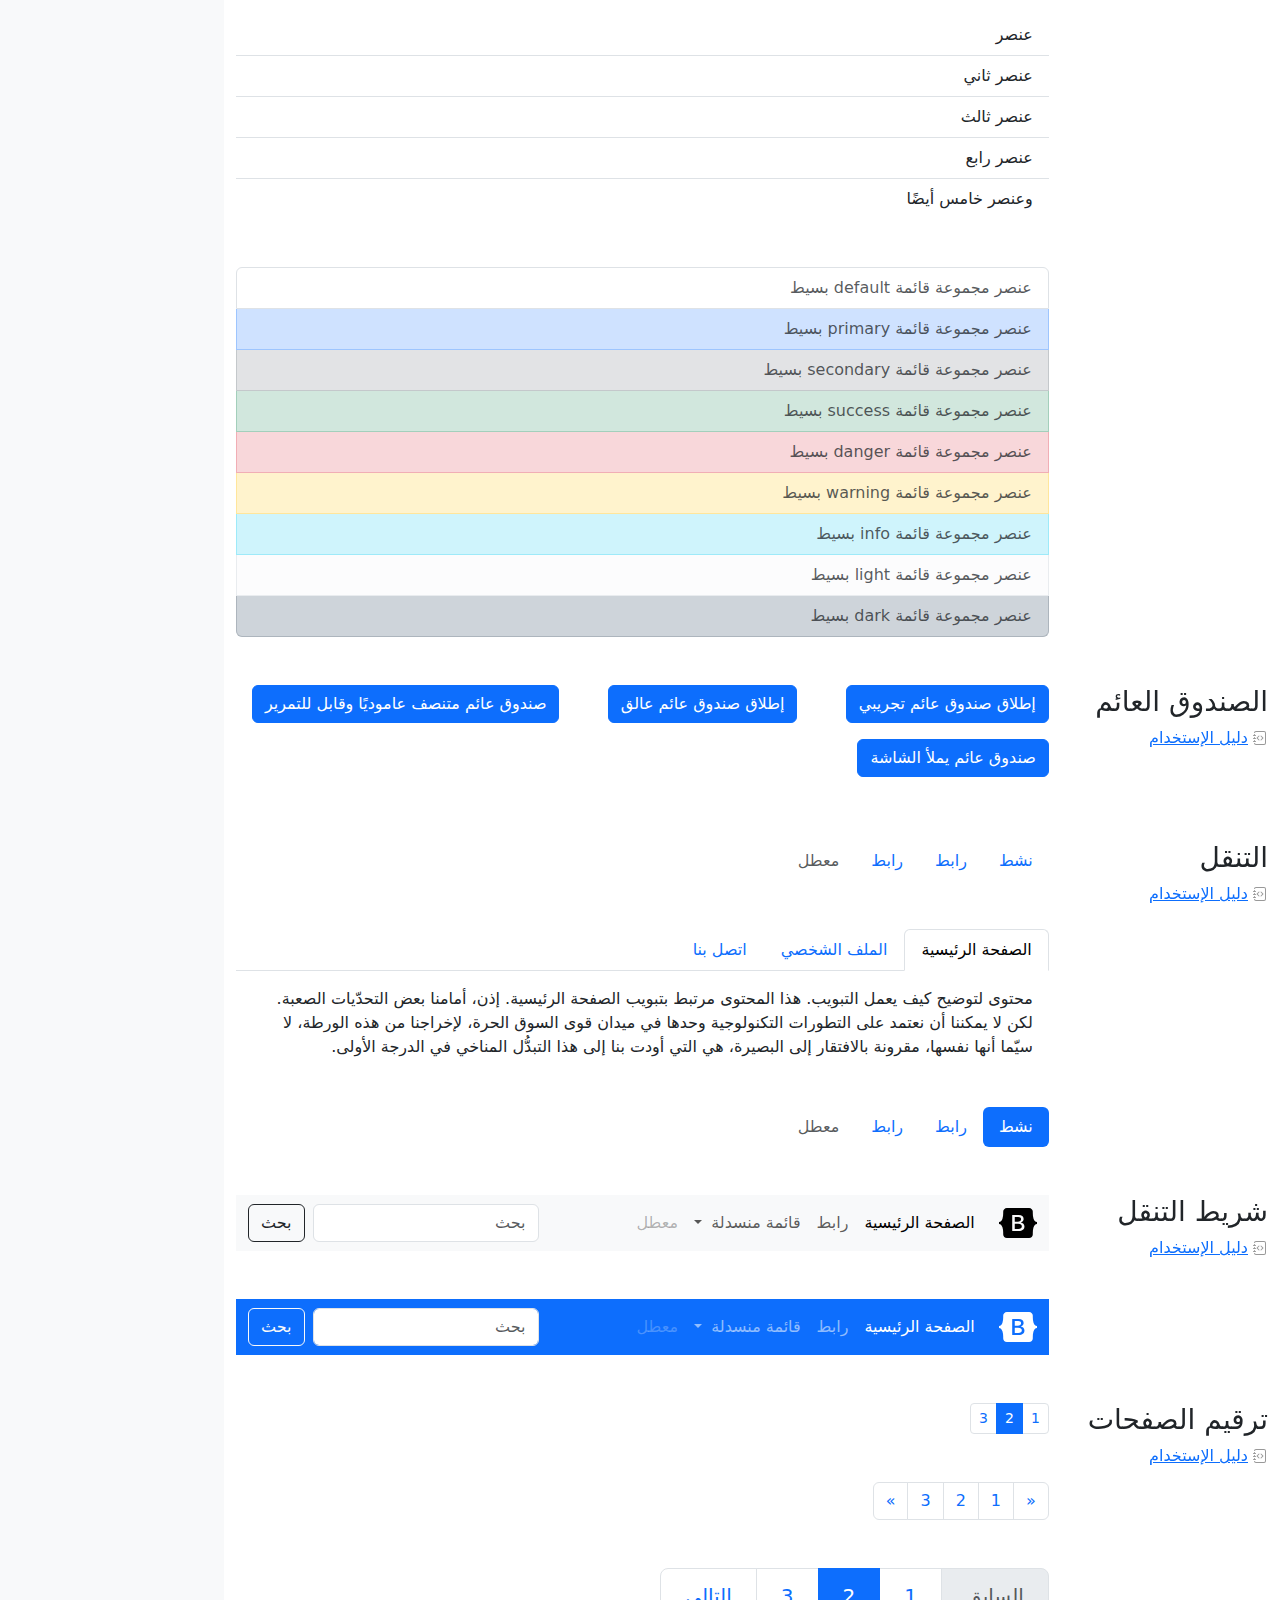
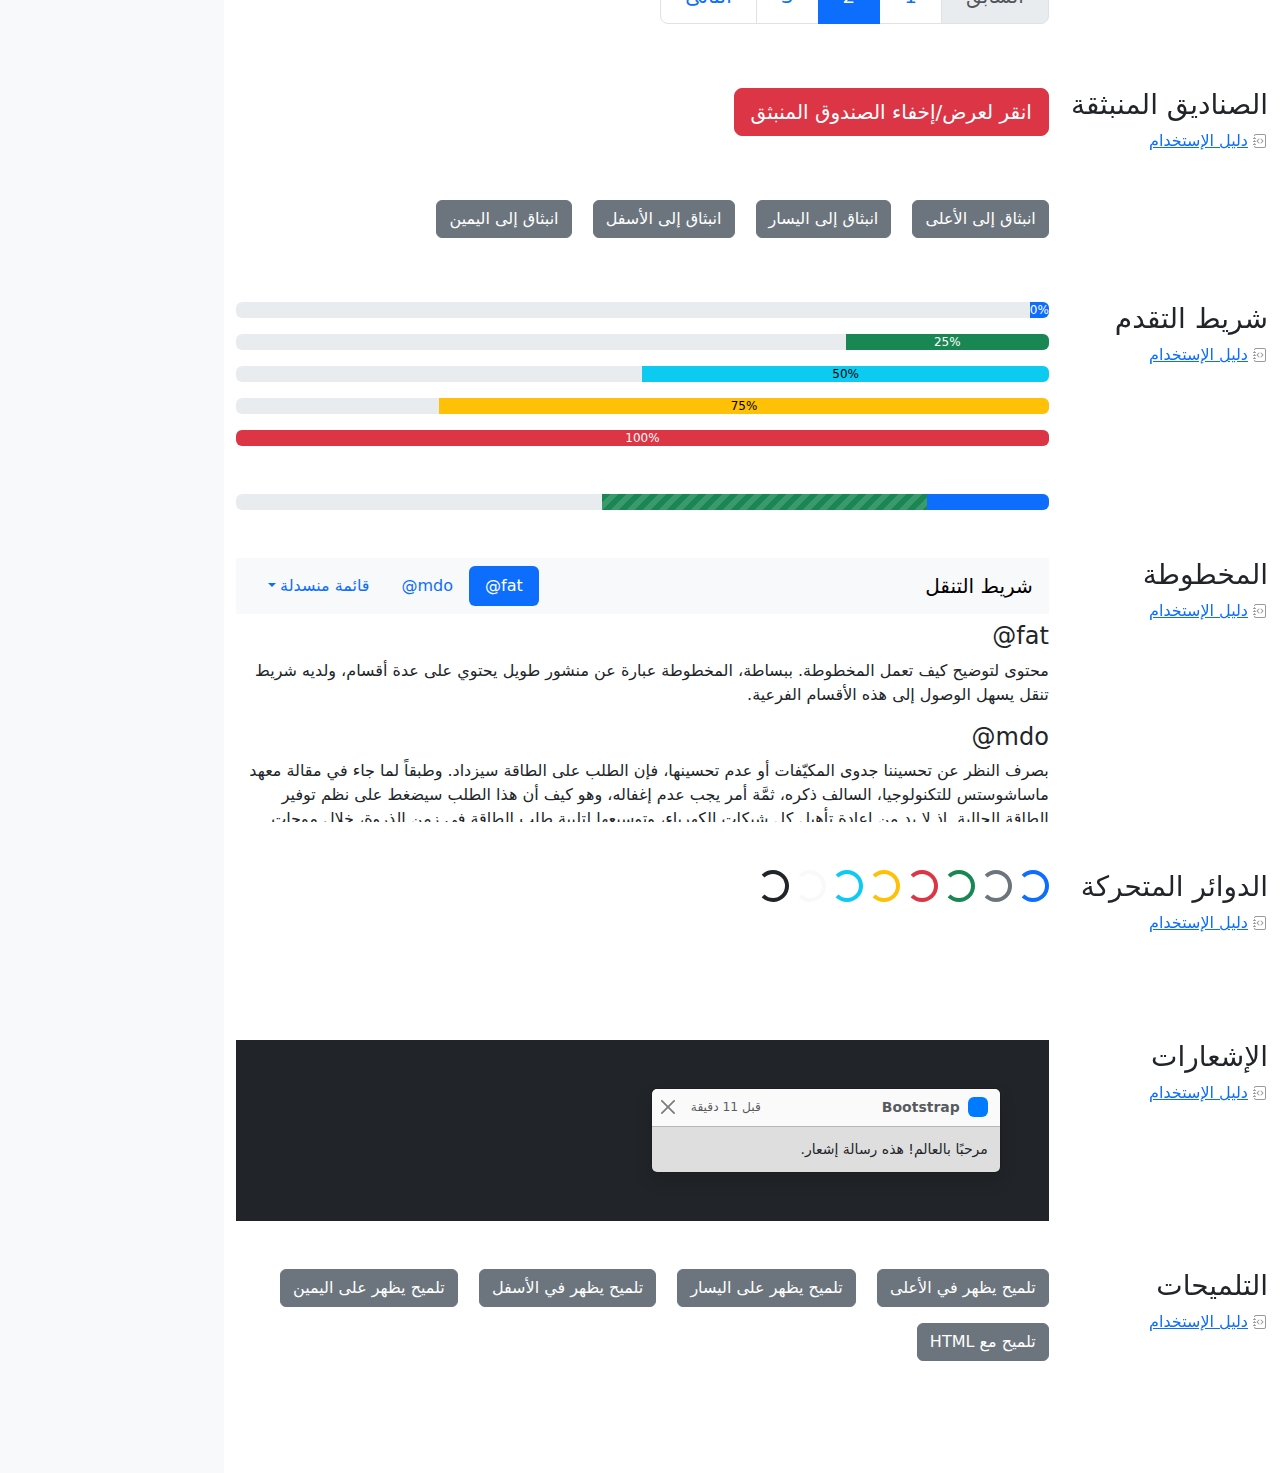
<file: fotografia/bootstrap-5.3.5-examples/cheatsheet-rtl/index.html>
<!doctype html>
<html lang="ar" dir="rtl" data-bs-theme="auto">
  <head>
    <meta charset="utf-8">
    <meta name="viewport" content="width=device-width, initial-scale=1">
    <meta name="description" content="">
    <meta name="author" content="Mark Otto, Jacob Thornton, and Bootstrap contributors">
    <meta name="generator" content="Hugo 0.145.0">
    <title>ورقة الغش · Bootstrap v5.3</title>

    <link rel="canonical" href="https://getbootstrap.com/docs/5.3/examples/cheatsheet-rtl/">

    <script src="../assets/js/color-modes.js"></script>

    <link href="../assets/dist/css/bootstrap.rtl.min.css" rel="stylesheet">

    <link rel="apple-touch-icon" href="../assets/img/favicons/apple-touch-icon.png" sizes="180x180">
<link rel="icon" href="../assets/img/favicons/favicon-32x32.png" sizes="32x32" type="image/png">
<link rel="icon" href="../assets/img/favicons/favicon-16x16.png" sizes="16x16" type="image/png">
<link rel="manifest" href="../assets/img/favicons/manifest.json">
<link rel="mask-icon" href="../assets/img/favicons/safari-pinned-tab.svg" color="#712cf9">
<link rel="icon" href="../assets/img/favicons/favicon.ico">
<meta name="theme-color" content="#712cf9">


    <style>
      .bd-placeholder-img {
        font-size: 1.125rem;
        text-anchor: middle;
        -webkit-user-select: none;
        -moz-user-select: none;
        user-select: none;
      }

      @media (min-width: 768px) {
        .bd-placeholder-img-lg {
          font-size: 3.5rem;
        }
      }

      .b-example-divider {
        width: 100%;
        height: 3rem;
        background-color: rgba(0, 0, 0, .1);
        border: solid rgba(0, 0, 0, .15);
        border-width: 1px 0;
        box-shadow: inset 0 .5em 1.5em rgba(0, 0, 0, .1), inset 0 .125em .5em rgba(0, 0, 0, .15);
      }

      .b-example-vr {
        flex-shrink: 0;
        width: 1.5rem;
        height: 100vh;
      }

      .bi {
        vertical-align: -.125em;
        fill: currentColor;
      }

      .nav-scroller {
        position: relative;
        z-index: 2;
        height: 2.75rem;
        overflow-y: hidden;
      }

      .nav-scroller .nav {
        display: flex;
        flex-wrap: nowrap;
        padding-bottom: 1rem;
        margin-top: -1px;
        overflow-x: auto;
        text-align: center;
        white-space: nowrap;
        -webkit-overflow-scrolling: touch;
      }

      .btn-bd-primary {
        --bd-violet-bg: #712cf9;
        --bd-violet-rgb: 112.520718, 44.062154, 249.437846;

        --bs-btn-font-weight: 600;
        --bs-btn-color: var(--bs-white);
        --bs-btn-bg: var(--bd-violet-bg);
        --bs-btn-border-color: var(--bd-violet-bg);
        --bs-btn-hover-color: var(--bs-white);
        --bs-btn-hover-bg: #6528e0;
        --bs-btn-hover-border-color: #6528e0;
        --bs-btn-focus-shadow-rgb: var(--bd-violet-rgb);
        --bs-btn-active-color: var(--bs-btn-hover-color);
        --bs-btn-active-bg: #5a23c8;
        --bs-btn-active-border-color: #5a23c8;
      }

      .bd-mode-toggle {
        z-index: 1500;
      }

      .bd-mode-toggle .bi {
        width: 1em;
        height: 1em;
      }

      .bd-mode-toggle .dropdown-menu .active .bi {
        display: block !important;
      }
    </style>

    <!-- Custom styles for this template -->
    <link href="../cheatsheet/cheatsheet.rtl.css" rel="stylesheet">
  </head>
  <body class="bg-body-tertiary">
    <svg xmlns="http://www.w3.org/2000/svg" class="d-none">
  <symbol id="check2" viewBox="0 0 16 16">
    <path d="M13.854 3.646a.5.5 0 0 1 0 .708l-7 7a.5.5 0 0 1-.708 0l-3.5-3.5a.5.5 0 1 1 .708-.708L6.5 10.293l6.646-6.647a.5.5 0 0 1 .708 0z"/>
  </symbol>
  <symbol id="circle-half" viewBox="0 0 16 16">
    <path d="M8 15A7 7 0 1 0 8 1v14zm0 1A8 8 0 1 1 8 0a8 8 0 0 1 0 16z"/>
  </symbol>
  <symbol id="moon-stars-fill" viewBox="0 0 16 16">
    <path d="M6 .278a.768.768 0 0 1 .08.858 7.208 7.208 0 0 0-.878 3.46c0 4.021 3.278 7.277 7.318 7.277.527 0 1.04-.055 1.533-.16a.787.787 0 0 1 .81.316.733.733 0 0 1-.031.893A8.349 8.349 0 0 1 8.344 16C3.734 16 0 12.286 0 7.71 0 4.266 2.114 1.312 5.124.06A.752.752 0 0 1 6 .278z"/>
    <path d="M10.794 3.148a.217.217 0 0 1 .412 0l.387 1.162c.173.518.579.924 1.097 1.097l1.162.387a.217.217 0 0 1 0 .412l-1.162.387a1.734 1.734 0 0 0-1.097 1.097l-.387 1.162a.217.217 0 0 1-.412 0l-.387-1.162A1.734 1.734 0 0 0 9.31 6.593l-1.162-.387a.217.217 0 0 1 0-.412l1.162-.387a1.734 1.734 0 0 0 1.097-1.097l.387-1.162zM13.863.099a.145.145 0 0 1 .274 0l.258.774c.115.346.386.617.732.732l.774.258a.145.145 0 0 1 0 .274l-.774.258a1.156 1.156 0 0 0-.732.732l-.258.774a.145.145 0 0 1-.274 0l-.258-.774a1.156 1.156 0 0 0-.732-.732l-.774-.258a.145.145 0 0 1 0-.274l.774-.258c.346-.115.617-.386.732-.732L13.863.1z"/>
  </symbol>
  <symbol id="sun-fill" viewBox="0 0 16 16">
    <path d="M8 12a4 4 0 1 0 0-8 4 4 0 0 0 0 8zM8 0a.5.5 0 0 1 .5.5v2a.5.5 0 0 1-1 0v-2A.5.5 0 0 1 8 0zm0 13a.5.5 0 0 1 .5.5v2a.5.5 0 0 1-1 0v-2A.5.5 0 0 1 8 13zm8-5a.5.5 0 0 1-.5.5h-2a.5.5 0 0 1 0-1h2a.5.5 0 0 1 .5.5zM3 8a.5.5 0 0 1-.5.5h-2a.5.5 0 0 1 0-1h2A.5.5 0 0 1 3 8zm10.657-5.657a.5.5 0 0 1 0 .707l-1.414 1.415a.5.5 0 1 1-.707-.708l1.414-1.414a.5.5 0 0 1 .707 0zm-9.193 9.193a.5.5 0 0 1 0 .707L3.05 13.657a.5.5 0 0 1-.707-.707l1.414-1.414a.5.5 0 0 1 .707 0zm9.193 2.121a.5.5 0 0 1-.707 0l-1.414-1.414a.5.5 0 0 1 .707-.707l1.414 1.414a.5.5 0 0 1 0 .707zM4.464 4.465a.5.5 0 0 1-.707 0L2.343 3.05a.5.5 0 1 1 .707-.707l1.414 1.414a.5.5 0 0 1 0 .708z"/>
  </symbol>
</svg>


    <div class="dropdown position-fixed bottom-0 end-0 mb-3 me-3 bd-mode-toggle">
      <button class="btn btn-bd-primary py-2 dropdown-toggle d-flex align-items-center"
        id="bd-theme"
        type="button"
        aria-expanded="false"
        data-bs-toggle="dropdown"
        
        aria-label="Toggle theme (auto)">
  <svg class="bi my-1 theme-icon-active" aria-hidden="true"><use href="#circle-half"></use></svg>
  <span class="visually-hidden" id="bd-theme-text">Toggle theme</span>
</button>
<ul class="dropdown-menu dropdown-menu-end shadow" aria-labelledby="bd-theme-text">
  <li>
    <button type="button" class="dropdown-item d-flex align-items-center" data-bs-theme-value="light" aria-pressed="false">
      <svg class="bi me-2 opacity-50" aria-hidden="true"><use href="#sun-fill"></use></svg>
      Light
      <svg class="bi ms-auto d-none" aria-hidden="true"><use href="#check2"></use></svg>
    </button>
  </li>
  <li>
    <button type="button" class="dropdown-item d-flex align-items-center" data-bs-theme-value="dark" aria-pressed="false">
      <svg class="bi me-2 opacity-50" aria-hidden="true"><use href="#moon-stars-fill"></use></svg>
      Dark
      <svg class="bi ms-auto d-none" aria-hidden="true"><use href="#check2"></use></svg>
    </button>
  </li>
  <li>
    <button type="button" class="dropdown-item d-flex align-items-center active" data-bs-theme-value="auto" aria-pressed="true">
      <svg class="bi me-2 opacity-50" aria-hidden="true"><use href="#circle-half"></use></svg>
      Auto
      <svg class="bi ms-auto d-none" aria-hidden="true"><use href="#check2"></use></svg>
    </button>
  </li>
</ul>

    </div>

    
<header class="bd-header bg-dark py-3 d-flex align-items-stretch border-bottom border-dark">
  <div class="container-fluid d-flex align-items-center">
    <h1 class="d-flex align-items-center fs-4 text-white mb-0">
      <img src="../assets/brand/bootstrap-logo-white.svg" width="38" height="30" class="me-3" alt="Bootstrap">
      ورقة الغش
    </h1>
    <a href="../examples/cheatsheet/" class="ms-auto link-light" hreflang="en">جدول بيانات LTR</a>
  </div>
</header>
<aside class="bd-aside sticky-xl-top text-body-secondary align-self-start mb-3 mb-xl-5 px-2">
  <h2 class="h6 pt-4 pb-3 mb-4 border-bottom">على هذه الصفحة</h2>
  <nav class="small" id="toc">
    <ul class="list-unstyled">
      <li class="my-2">
        <button type="button" class="btn d-inline-flex align-items-center collapsed border-0" data-bs-toggle="collapse" aria-expanded="false" data-bs-target="#contents-collapse" aria-controls="contents-collapse">المحتوى</button>
        <ul class="list-unstyled ps-3 collapse" id="contents-collapse">
          <li><a class="d-inline-flex align-items-center rounded text-decoration-none" href="#typography">النصوص</a></li>
          <li><a class="d-inline-flex align-items-center rounded text-decoration-none" href="#images">الصور</a></li>
          <li><a class="d-inline-flex align-items-center rounded text-decoration-none" href="#tables">الجداول</a></li>
          <li><a class="d-inline-flex align-items-center rounded text-decoration-none" href="#figures">النماذج البيانية</a></li>
        </ul>
      </li>
      <li class="my-2">
        <button type="button" class="btn d-inline-flex align-items-center collapsed border-0" data-bs-toggle="collapse" aria-expanded="false" data-bs-target="#forms-collapse" aria-controls="forms-collapse">النماذج</button>
        <ul class="list-unstyled ps-3 collapse" id="forms-collapse">
          <li><a class="d-inline-flex align-items-center rounded text-decoration-none" href="#overview">نظرة عامة</a></li>
          <li><a class="d-inline-flex align-items-center rounded text-decoration-none" href="#disabled-forms">الحقول المعطلة</a></li>
          <li><a class="d-inline-flex align-items-center rounded text-decoration-none" href="#sizing">الأحجام</a></li>
          <li><a class="d-inline-flex align-items-center rounded text-decoration-none" href="#input-group">مجموعة الإدخال</a></li>
          <li><a class="d-inline-flex align-items-center rounded text-decoration-none" href="#floating-labels">الحقول ذوي العناوين العائمة</a></li>
          <li><a class="d-inline-flex align-items-center rounded text-decoration-none" href="#validation">التحقق</a></li>
        </ul>
      </li>
      <li class="my-2">
        <button type="button" class="btn d-inline-flex align-items-center collapsed border-0" data-bs-toggle="collapse" aria-expanded="false" data-bs-target="#components-collapse" aria-controls="components-collapse">مكونات</button>
        <ul class="list-unstyled ps-3 collapse" id="components-collapse">
          <li><a class="d-inline-flex align-items-center rounded text-decoration-none" href="#accordion">المطوية</a></li>
          <li><a class="d-inline-flex align-items-center rounded text-decoration-none" href="#alerts">الإنذارات</a></li>
          <li><a class="d-inline-flex align-items-center rounded text-decoration-none" href="#badge">الشارة</a></li>
          <li><a class="d-inline-flex align-items-center rounded text-decoration-none" href="#breadcrumb">مسار التنقل التفصيلي</a></li>
          <li><a class="d-inline-flex align-items-center rounded text-decoration-none" href="#buttons">الأزرار</a></li>
          <li><a class="d-inline-flex align-items-center rounded text-decoration-none" href="#button-group">مجموعة الأزرار</a></li>
          <li><a class="d-inline-flex align-items-center rounded text-decoration-none" href="#card">البطاقة</a></li>
          <li><a class="d-inline-flex align-items-center rounded text-decoration-none" href="#carousel">شرائح العرض</a></li>
          <li><a class="d-inline-flex align-items-center rounded text-decoration-none" href="#dropdowns">القوائم المنسدلة</a></li>
          <li><a class="d-inline-flex align-items-center rounded text-decoration-none" href="#list-group">مجموعة العناصر</a></li>
          <li><a class="d-inline-flex align-items-center rounded text-decoration-none" href="#modal">الصندوق العائم</a></li>
          <li><a class="d-inline-flex align-items-center rounded text-decoration-none" href="#navs">التنقل</a></li>
          <li><a class="d-inline-flex align-items-center rounded text-decoration-none" href="#navbar">شريط التنقل</a></li>
          <li><a class="d-inline-flex align-items-center rounded text-decoration-none" href="#pagination">ترقيم الصفحات</a></li>
          <li><a class="d-inline-flex align-items-center rounded text-decoration-none" href="#popovers">الصناديق المنبثقة</a></li>
          <li><a class="d-inline-flex align-items-center rounded text-decoration-none" href="#progress">شريط التقدم</a></li>
          <li><a class="d-inline-flex align-items-center rounded text-decoration-none" href="#scrollspy">المخطوطة</a></li>
          <li><a class="d-inline-flex align-items-center rounded text-decoration-none" href="#spinners">الدوائر المتحركة</a></li>
          <li><a class="d-inline-flex align-items-center rounded text-decoration-none" href="#toasts">الإشعارات</a></li>
          <li><a class="d-inline-flex align-items-center rounded text-decoration-none" href="#tooltips">التلميحات</a></li>
        </ul>
      </li>
    </ul>
  </nav>
</aside>
<main class="bd-cheatsheet container-fluid bg-body">
  <section id="content">
    <h2 class="sticky-xl-top fw-bold pt-3 pt-xl-5 pb-2 pb-xl-3">المحتوى</h2>

    <article class="my-3" id="typography">
      <div class="bd-heading sticky-xl-top align-self-start mt-5 mb-3 mt-xl-0 mb-xl-2">
        <h3>النصوص</h3>
        <a class="d-flex align-items-center" hreflang="en" href="../content/typography/">دليل الإستخدام</a>
      </div>

      <div>
        <div class="bd-example-snippet bd-code-snippet">
  <div class="bd-example m-0 border-0">
    
        <p class="display-1">العرض 1</p>
        <p class="display-2">العرض 2</p>
        <p class="display-3">العرض 3</p>
        <p class="display-4">العرض 4</p>
        <p class="display-5">العرض 5</p>
        <p class="display-6">العرض 6</p>
        
  </div>
</div>


        <div class="bd-example-snippet bd-code-snippet">
  <div class="bd-example m-0 border-0">
    
        <p class="h1">عنوان 1</p>
        <p class="h2">عنوان 2</p>
        <p class="h3">عنوان 3</p>
        <p class="h4">عنوان 4</p>
        <p class="h5">عنوان 5</p>
        <p class="h6">عنوان 6</p>
        
  </div>
</div>


        <div class="bd-example-snippet bd-code-snippet">
  <div class="bd-example m-0 border-0">
    
        <p class="lead">
          هذه قطعة إملائية متميزة، فهي مصممة لتكون بارزة من بين القطع الإملائية الأخرى.
        </p>
        
  </div>
</div>


        <div class="bd-example-snippet bd-code-snippet">
  <div class="bd-example m-0 border-0">
    
        <p>يمكنك استخدام تصنيف mark <mark>لتحديد</mark> نص.</p>
        <p><del>من المفترض أن يتم التعامل مع هذا السطر كنص محذوف.</del></p>
        <p><s>من المفترض أن يتم التعامل مع هذا السطر على أنه لم يعد دقيقًا.</s></p>
        <p><ins>من المفترض أن يتم التعامل مع هذا السطر كإضافة إلى المستند.</ins></p>
        <p><u>سيتم عرض النص في هذا السطر كما وتحته خط.</u></p>
        <p><small>من المفترض أن يتم التعامل مع هذا السطر على أنه يحوي تفاصيل صغيرة.</small></p>
        <p><strong>هذا السطر يحوي نص عريض.</strong></p>
        <p><em>هذا السطر يحوي نص مائل.</em></p>
        
  </div>
</div>


        <div class="bd-example-snippet bd-code-snippet">
  <div class="bd-example m-0 border-0">
    
        <hr>
        
  </div>
</div>


        <div class="bd-example-snippet bd-code-snippet">
  <div class="bd-example m-0 border-0">
    
        <blockquote class="blockquote">
          <p>إقتباس مبهر، موضوع في عنصر blockquote</p>
          <footer class="blockquote-footer">شخص مشهور في <cite title= "عنوان المصدر"> عنوان المصدر </cite></footer>
        </blockquote>
        
  </div>
</div>


        <div class="bd-example-snippet bd-code-snippet">
  <div class="bd-example m-0 border-0">
    
        <ul class="list-unstyled">
          <li>هذه قائمة عناصر.</li>
          <li>بالرغم من أنها مصممة كي لا تظهر كذلك.</li>
          <li>إلا أنها مجهزة كـ قائمة خلف الكواليس</li>
          <li>هذا التصميم ينطبق فقد على القائمة الرئيسية</li>
          <li>القوائم الفرعية
            <ul>
              <li>لا تتأثر بهذا التصميم</li>
              <li>فهي تظهر عليها علامات الترقيم</li>
              <li>وتحتوي على مساحة فارغة بجوارها</li>
            </ul>
          </li>
          <li>قد يكون هذا التصميم مفيدًا في بعض الأحيان.</li>
        </ul>
        
  </div>
</div>


        <div class="bd-example-snippet bd-code-snippet">
  <div class="bd-example m-0 border-0">
    
        <ul class="list-inline">
          <li class="list-inline-item">هذا عنصر في قائمة.</li>
          <li class="list-inline-item">وهذا أيضًا.</li>
          <li class="list-inline-item">لكنهم يظهرون متجاورين.</li>
        </ul>
        
  </div>
</div>

      </div>
    </article>
    <article class="my-3" id="images">
      <div class="bd-heading sticky-xl-top align-self-start mt-5 mb-3 mt-xl-0 mb-xl-2">
        <h3>الصور</h3>
        <a class="d-flex align-items-center" hreflang="en" href="../content/images/">دليل الإستخدام</a>
      </div>

      <div>
        <div class="bd-example-snippet bd-code-snippet">
  <div class="bd-example m-0 border-0">
    
        <svg class="bd-placeholder-img bd-placeholder-img-lg img-fluid" width="100%" height="250" xmlns="http://www.w3.org/2000/svg" role="img" aria-label="Placeholder: صورة مستجيبة" preserveAspectRatio="xMidYMid slice"><title>Placeholder</title><rect width="100%" height="100%" fill="#868e96"/><text x="50%" y="50%" fill="#dee2e6" dy=".3em">صورة مستجيبة</text></svg>
        
  </div>
</div>


        <div class="bd-example-snippet bd-code-snippet">
  <div class="bd-example m-0 border-0">
    
        <svg class="bd-placeholder-img img-thumbnail" width="200" height="200" xmlns="http://www.w3.org/2000/svg" role="img" aria-label="صورة عنصر نائب مربع عام مع حدود بيضاء حولها ، مما يجعلها تشبه صورة تم التقاطها بكاميرا فورية قديمة: 200x200" preserveAspectRatio="xMidYMid slice"><title>صورة عنصر نائب مربع عام مع حدود بيضاء حولها ، مما يجعلها تشبه صورة تم التقاطها بكاميرا فورية قديمة</title><rect width="100%" height="100%" fill="#868e96"/><text x="50%" y="50%" fill="#dee2e6" dy=".3em">200x200</text></svg>
        
  </div>
</div>

      </div>
    </article>
    <article class="my-3" id="tables">
      <div class="bd-heading sticky-xl-top align-self-start mt-5 mb-3 mt-xl-0 mb-xl-2">
        <h3>الجداول</h3>
        <a class="d-flex align-items-center" hreflang="en" href="../content/tables/">دليل الإستخدام</a>
      </div>

      <div>
        <div class="bd-example-snippet bd-code-snippet">
  <div class="bd-example m-0 border-0">
    
        <table class="table table-striped">
          <thead>
          <tr>
            <th scope="col">#</th>
            <th scope="col">الاسم الاول</th>
            <th scope="col">الكنية</th>
            <th scope="col">الاسم المستعار</th>
          </tr>
          </thead>
          <tbody>
          <tr>
            <th scope="row">1</th>
            <td>Mark</td>
            <td>Otto</td>
            <td><bdo lang="en" dir="ltr">@mdo</bdo></td>
          </tr>
          <tr>
            <th scope="row">2</th>
            <td>Jacob</td>
            <td>Thornton</td>
            <td><bdo lang="en" dir="ltr">@fat</bdo></td>
          </tr>
          <tr>
            <th scope="row">3</th>
            <td>John</td>
            <td>Doe</td>
            <td><bdo lang="en" dir="ltr">@social</bdo></td>
          </tr>
          </tbody>
        </table>
        
  </div>
</div>


        <div class="bd-example-snippet bd-code-snippet">
  <div class="bd-example m-0 border-0">
    
        <table class="table table-dark table-borderless">
          <thead>
          <tr>
            <th scope="col">#</th>
            <th scope="col">الاسم الاول</th>
            <th scope="col">الكنية</th>
            <th scope="col">الاسم المستعار</th>
          </tr>
          </thead>
          <tbody>
          <tr>
            <th scope="row">1</th>
            <td>Mark</td>
            <td>Otto</td>
            <td><bdo lang="en" dir="ltr">@mdo</bdo></td>
          </tr>
          <tr>
            <th scope="row">2</th>
            <td>Jacob</td>
            <td>Thornton</td>
            <td><bdo lang="en" dir="ltr">@fat</bdo></td>
          </tr>
          <tr>
            <th scope="row">3</th>
            <td>John</td>
            <td>Doe</td>
            <td><bdo lang="en" dir="ltr">@social</bdo></td>
          </tr>
          </tbody>
        </table>
        
  </div>
</div>


        <div class="bd-example-snippet bd-code-snippet">
  <div class="bd-example m-0 border-0">
    
        <table class="table table-hover">
          <thead>
          <tr>
            <th scope="col">Class</th>
            <th scope="col">عنوان</th>
            <th scope="col">عنوان</th>
          </tr>
          </thead>
          <tbody>
          <tr>
            <th scope="row">Default</th>
            <td>خلية</td>
            <td>خلية</td>
          </tr>
          
          <tr class="table-primary">
            <th scope="row">Primary</th>
            <td>خلية</td>
            <td>خلية</td>
          </tr>
          <tr class="table-secondary">
            <th scope="row">Secondary</th>
            <td>خلية</td>
            <td>خلية</td>
          </tr>
          <tr class="table-success">
            <th scope="row">Success</th>
            <td>خلية</td>
            <td>خلية</td>
          </tr>
          <tr class="table-danger">
            <th scope="row">Danger</th>
            <td>خلية</td>
            <td>خلية</td>
          </tr>
          <tr class="table-warning">
            <th scope="row">Warning</th>
            <td>خلية</td>
            <td>خلية</td>
          </tr>
          <tr class="table-info">
            <th scope="row">Info</th>
            <td>خلية</td>
            <td>خلية</td>
          </tr>
          <tr class="table-light">
            <th scope="row">Light</th>
            <td>خلية</td>
            <td>خلية</td>
          </tr>
          <tr class="table-dark">
            <th scope="row">Dark</th>
            <td>خلية</td>
            <td>خلية</td>
          </tr>
          </tbody>
        </table>
        
  </div>
</div>


        <div class="bd-example-snippet bd-code-snippet">
  <div class="bd-example m-0 border-0">
    
        <table class="table table-sm table-bordered">
          <thead>
          <tr>
            <th scope="col">#</th>
            <th scope="col">الاسم الاول</th>
            <th scope="col">الكنية</th>
            <th scope="col">الاسم المستعار</th>
          </tr>
          </thead>
          <tbody>
          <tr>
            <th scope="row">1</th>
            <td>Mark</td>
            <td>Otto</td>
            <td><bdo lang="en" dir="ltr">@mdo</bdo></td>
          </tr>
          <tr>
            <th scope="row">2</th>
            <td>Jacob</td>
            <td>Thornton</td>
            <td><bdo lang="en" dir="ltr">@fat</bdo></td>
          </tr>
          <tr>
            <th scope="row">3</th>
            <td>John</td>
            <td>Doe</td>
            <td><bdo lang="en" dir="ltr">@social</bdo></td>
          </tr>
          </tbody>
        </table>
        
  </div>
</div>

      </div>
    </article>
    <article class="my-3" id="figures">
      <div class="bd-heading sticky-xl-top align-self-start mt-5 mb-3 mt-xl-0 mb-xl-2">
        <h3>النماذج البيانية</h3>
        <a class="d-flex align-items-center" hreflang="en" href="../content/figures/">دليل الإستخدام</a>
      </div>

      <div>
        <div class="bd-example-snippet bd-code-snippet">
  <div class="bd-example m-0 border-0">
    
        <figure class="figure">
          <svg class="bd-placeholder-img figure-img img-fluid rounded" width="400" height="300" xmlns="http://www.w3.org/2000/svg" role="img" aria-label="Placeholder: 400x300" preserveAspectRatio="xMidYMid slice"><title>Placeholder</title><rect width="100%" height="100%" fill="#868e96"/><text x="50%" y="50%" fill="#dee2e6" dy=".3em">400x300</text></svg>
          <figcaption class="figure-caption">شرح للصورة أعلاه.</figcaption>
        </figure>
        
  </div>
</div>

      </div>
    </article>
  </section>

  <section id="forms">
    <h2 class="sticky-xl-top fw-bold pt-3 pt-xl-5 pb-2 pb-xl-3">النماذج</h2>

    <article class="my-3" id="overview">
      <div class="bd-heading sticky-xl-top align-self-start mt-5 mb-3 mt-xl-0 mb-xl-2">
        <h3>نظرة عامة</h3>
        <a class="d-flex align-items-center" hreflang="en" href="../forms/overview/">دليل الإستخدام</a>
      </div>

      <div>
        <div class="bd-example-snippet bd-code-snippet">
  <div class="bd-example m-0 border-0">
    
        <form>
          <div class="mb-3">
            <label for="exampleInputEmail1" class="form-label">البريد الإلكتروني</label>
            <input type="email" class="form-control" id="exampleInputEmail1" aria-describedby="emailHelp">
            <div id="emailHelp" class="form-text">لن نقوم بمشاركة بريدك الإلكتروني مع أي شخص آخر.</div>
          </div>
          <div class="mb-3">
            <label for="exampleInputPassword1" class="form-label">كلمة السر</label>
            <input type="password" class="form-control" id="exampleInputPassword1">
          </div>
          <div class="mb-3">
            <label for="exampleSelect" class="form-label">قائمة اختيار</label>
            <select class="form-select" id="exampleSelect">
              <option selected>افتح قائمة الاختيار هذه</option>
              <option value="1">واحد</option>
              <option value="2">اثنان</option>
              <option value="3">ثلاثة</option>
            </select>
          </div>
          <div class="mb-3 form-check">
            <input type="checkbox" class="form-check-input" id="exampleCheck1">
            <label class="form-check-label" for="exampleCheck1">اخترني</label>
          </div>
          <fieldset class="mb-3">
            <legend>أزرار الاختيار الأحادي</legend>
            <div class="form-check">
              <input type="radio" name="radios" class="form-check-input" id="exampleRadio1" checked>
              <label class="form-check-label" for="exampleRadio1">الخيار الافتراضي</label>
            </div>
            <div class="mb-3 form-check">
              <input type="radio" name="radios" class="form-check-input" id="exampleRadio2">
              <label class="form-check-label" for="exampleRadio2">خيار آخر</label>
            </div>
          </fieldset>
          <div class="mb-3">
            <label class="form-label" for="customFile">رفع</label>
            <input type="file" class="form-control" id="customFile">
          </div>
          <div class="mb-3 form-check form-switch">
            <input class="form-check-input" type="checkbox" role="switch" id="switchCheckChecked" checked>
            <label class="form-check-label" for="switchCheckChecked">زر على شكل مفتاح اختيار.</label>
          </div>
          <div class="mb-3">
            <label for="customRange3" class="form-label">مثال على حقل اختيار نطاقي</label>
            <input type="range" class="form-range" min="0" max="5" step="0.5" id="customRange3">
          </div>
          <button type="submit" class="btn btn-primary">إرسال</button>
        </form>
        
  </div>
</div>

      </div>
    </article>
    <article class="my-3" id="disabled-forms">
      <div class="bd-heading sticky-xl-top align-self-start mt-5 mb-3 mt-xl-0 mb-xl-2">
        <h3>الحقول المعطلة</h3>
        <a class="d-flex align-items-center" hreflang="en" href="../forms/overview/#disabled-forms">دليل الإستخدام</a>
      </div>

      <div>
        <div class="bd-example-snippet bd-code-snippet">
  <div class="bd-example m-0 border-0">
    
        <form>
          <fieldset disabled aria-label="مثال على مجموعة الحقول المعطلة">
            <div class="mb-3">
              <label for="disabledTextInput" class="form-label">حقل إدخال معطل</label>
              <input type="text" id="disabledTextInput" class="form-control" placeholder="حقل إدخال معطل">
            </div>
            <div class="mb-3">
              <label for="disabledSelect" class="form-label">قائمة اختيار معطلة</label>
              <select id="disabledSelect" class="form-select">
                <option>خيار معطل</option>
              </select>
            </div>
            <div class="mb-3">
              <div class="form-check">
                <input class="form-check-input" type="checkbox" id="disabledFieldsetCheck" disabled>
                <label class="form-check-label" for="disabledFieldsetCheck">
                  زر اختيار معطل
                </label>
              </div>
            </div>
            <fieldset class="mb-3">
              <legend>أزرار اختيار أحادي معطلين</legend>
              <div class="form-check">
                <input type="radio" name="radios" class="form-check-input" id="disabledRadio1" disabled>
                <label class="form-check-label" for="disabledRadio1">خيار معطل</label>
              </div>
              <div class="mb-3 form-check">
                <input type="radio" name="radios" class="form-check-input" id="disabledRadio2" disabled>
                <label class="form-check-label" for="disabledRadio2">خيار آخر معطل</label>
              </div>
            </fieldset>
            <div class="mb-3">
              <label class="form-label" for="disabledCustomFile">رفع معطل</label>
              <input type="file" class="form-control" id="disabledCustomFile" disabled>
            </div>
            <div class="mb-3 form-check form-switch">
              <input class="form-check-input" type="checkbox" role="switch" id="disabledSwitchCheckChecked" checked disabled>
              <label class="form-check-label" for="disabledSwitchCheckChecked">زر معطل على شكل مفتاح اختيار.</label>
            </div>
            <div class="mb-3">
              <label for="disabledRange" class="form-label">حقل اختيار نطاقي معطل</label>
              <input type="range" class="form-range" min="0" max="5" step="0.5" id="disabledRange">
            </div>
            <button type="submit" class="btn btn-primary">إرسال</button>
          </fieldset>
        </form>
        
  </div>
</div>

      </div>
    </article>
    <article class="my-3" id="sizing">
      <div class="bd-heading sticky-xl-top align-self-start mt-5 mb-3 mt-xl-0 mb-xl-2">
        <h3>الأحجام</h3>
        <a class="d-flex align-items-center" hreflang="en" href="../forms/form-control/#sizing">دليل الإستخدام</a>
      </div>

      <div>
        <div class="bd-example-snippet bd-code-snippet">
  <div class="bd-example m-0 border-0">
    
        <div class="mb-3">
          <input class="form-control form-control-lg" type="text" placeholder="حقل إدخال كبير" aria-label=".form-control-lg مثال">
        </div>
        <div class="mb-3">
          <select class="form-select form-select-lg" aria-label=".form-select-lg مثال">
            <option selected>افتح قائمة الاختيار هذه</option>
            <option value="1">واحد</option>
            <option value="2">اثنان</option>
            <option value="3">ثلاثة</option>
          </select>
        </div>
        <div class="mb-3">
          <input type="file" class="form-control form-control-lg" aria-label="مثال على إدخال ملف كبير">
        </div>
        
  </div>
</div>


        <div class="bd-example-snippet bd-code-snippet">
  <div class="bd-example m-0 border-0">
    
        <div class="mb-3">
          <input class="form-control form-control-sm" type="text" placeholder="حقل إدخال صغير" aria-label=".form-control-sm مثال">
        </div>
        <div class="mb-3">
          <select class="form-select form-select-sm" aria-label=".form-select-sm مثال">
            <option selected>افتح قائمة الاختيار هذه</option>
            <option value="1">واحد</option>
            <option value="2">اثنان</option>
            <option value="3">ثلاثة</option>
          </select>
        </div>
        <div class="mb-3">
          <input type="file" class="form-control form-control-sm" aria-label="مثال على إدخال ملف صغير">
        </div>
        
  </div>
</div>

      </div>
    </article>
    <article class="my-3" id="input-group">
      <div class="bd-heading sticky-xl-top align-self-start mt-5 mb-3 mt-xl-0 mb-xl-2">
        <h3>مجموعة الإدخال</h3>
        <a class="d-flex align-items-center" hreflang="en" href="../forms/input-group/">دليل الإستخدام</a>
      </div>

      <div>
        <div class="bd-example-snippet bd-code-snippet">
  <div class="bd-example m-0 border-0">
    
        <div class="input-group mb-3">
          <span class="input-group-text" id="basic-addon1">أنا اسمي</span>
          <input type="text" class="form-control" placeholder="فلان الفلاني" aria-label="الاسم" aria-describedby="basic-addon1">
        </div>
        <div class="input-group mb-3">
          <input type="text" class="form-control" placeholder="أنا أحب الكعك والقهوة" aria-label="الطعام المفضل" aria-describedby="basic-addon2">
          <span class="input-group-text" id="basic-addon2">وغيرها</span>
        </div>
        <label for="basic-url" class="form-label">عنوان حسابك الشخصي</label>
        <div class="input-group mb-3">
          <input type="text" class="form-control" id="basic-url" aria-describedby="basic-addon3">
          <span class="input-group-text" id="basic-addon3"><bdo lang="en" dir="ltr">https://example.com/users/</bdo></span>
        </div>
        <div class="input-group mb-3">
          <span class="input-group-text"><bdo lang="en" dir="ltr">.00</bdo></span>
          <input type="text" class="form-control" aria-label="المبلغ (لأقرب دولار)">
          <span class="input-group-text">$</span>
        </div>
        <div class="input-group">
          <span class="input-group-text">مع textarea</span>
          <textarea class="form-control" aria-label="مع textarea"></textarea>
        </div>
        
  </div>
</div>

      </div>
    </article>
    <article class="my-3" id="floating-labels">
      <div class="bd-heading sticky-xl-top align-self-start mt-5 mb-3 mt-xl-0 mb-xl-2">
        <h3>الحقول ذوي العناوين العائمة</h3>
        <a class="d-flex align-items-center" href="../forms/floating-labels/">دليل الإستخدام</a>
      </div>

      <div>
        <div class="bd-example-snippet bd-code-snippet">
  <div class="bd-example m-0 border-0">
    
        <form>
          <div class="form-floating mb-3">
            <input type="email" class="form-control" id="floatingInput" placeholder="name@example.com">
            <label for="floatingInput">البريد الالكتروني</label>
          </div>
          <div class="form-floating">
            <input type="password" class="form-control" id="floatingPassword" placeholder="كلمة السر">
            <label for="floatingPassword">كلمة السر</label>
          </div>
        </form>
        
  </div>
</div>

      </div>
    </article>
    <article class="my-3" id="validation">
      <div class="bd-heading sticky-xl-top align-self-start mt-5 mb-3 mt-xl-0 mb-xl-2">
        <h3>التحقق</h3>
        <a class="d-flex align-items-center" hreflang="en" href="../forms/validation/">دليل الإستخدام</a>
      </div>

      <div>
        <div class="bd-example-snippet bd-code-snippet">
  <div class="bd-example m-0 border-0">
    
        <form class="row g-3">
          <div class="col-md-4">
            <label for="validationServer01" class="form-label">الاسم الاول</label>
            <input type="text" class="form-control is-valid" id="validationServer01" value="Mark" required>
            <div class="valid-feedback">
              يبدو صحيحًا!
            </div>
          </div>
          <div class="col-md-4">
            <label for="validationServer02" class="form-label">الكنية</label>
            <input type="text" class="form-control is-valid" id="validationServer02" value="Otto" required>
            <div class="valid-feedback">
              يبدو صحيحًا!
            </div>
          </div>
          <div class="col-md-4">
            <label for="validationServerUsername" class="form-label">اسم المستخدم</label>
            <div class="input-group has-validation">
              <input type="text" class="form-control is-invalid" id="validationServerUsername" aria-describedby="inputGroupPrepend3" required>
              <span class="input-group-text" id="inputGroupPrepend3">@</span>
              <div class="invalid-feedback">
                يرجى اختيار اسم مستخدم.
              </div>
            </div>
          </div>
          <div class="col-md-6">
            <label for="validationServer03" class="form-label">مدينة</label>
            <input type="text" class="form-control is-invalid" id="validationServer03" required>
            <div class="invalid-feedback">
              يرجى إدخال مدينة صحيحة.
            </div>
          </div>
          <div class="col-md-3">
            <label for="validationServer04" class="form-label">حالة</label>
            <select class="form-select is-invalid" id="validationServer04" required>
              <option selected disabled value="">اختر...</option>
              <option>...</option>
            </select>
            <div class="invalid-feedback">
              يرجى اختيار ولاية صحيحة.
            </div>
          </div>
          <div class="col-md-3">
            <label for="validationServer05" class="form-label">الرمز البريدي</label>
            <input type="text" class="form-control is-invalid" id="validationServer05" required>
            <div class="invalid-feedback">
              يرجى إدخال رمز بريدي صحيح.
            </div>
          </div>
          <div class="col-12">
            <div class="form-check">
              <input class="form-check-input is-invalid" type="checkbox" value="" id="invalidCheck3" required>
              <label class="form-check-label" for="invalidCheck3">
                أوافق على الشروط والأحكام
              </label>
              <div class="invalid-feedback">
                تجب الموافقة قبل إرسال النموذج.
              </div>
            </div>
          </div>
          <div class="col-12">
            <button class="btn btn-primary" type="submit">إرسال النموذج</button>
          </div>
        </form>
        
  </div>
</div>

      </div>
    </article>
  </section>

  <section id="components">
    <h2 class="sticky-xl-top fw-bold pt-3 pt-xl-5 pb-2 pb-xl-3">العناصر</h2>

    <article class="my-3" id="accordion">
      <div class="bd-heading sticky-xl-top align-self-start mt-5 mb-3 mt-xl-0 mb-xl-2">
        <h3>المطوية</h3>
        <a class="d-flex align-items-center" hreflang="en" href="../components/accordion/">دليل الإستخدام</a>
      </div>

      <div>
        <div class="bd-example-snippet bd-code-snippet">
  <div class="bd-example m-0 border-0">
    
        <div class="accordion" id="accordionExample">
          <div class="accordion-item">
            <h4 class="accordion-header">
              <button class="accordion-button" type="button" data-bs-toggle="collapse" data-bs-target="#collapseOne" aria-expanded="true" aria-controls="collapseOne">
                عنصر المطوية الأول
              </button>
            </h4>
            <div id="collapseOne" class="accordion-collapse collapse show" data-bs-parent="#accordionExample">
              <div class="accordion-body">
                <strong>هذا هو محتوى عنصر المطوية الأول.</strong> سيكون المحتوى مخفيًا بشكل إفتراضي حتى يقوم Bootstrap بإضافة الكلاسات اللازمة لكل عنصر في المطوية. هذه الكلاسات تتحكم بالمظهر العام ووتتحكم أيضا بإظهار وإخفاء أقسام المطوية عبر حركات CSS الإنتقالية. يمكنك تعديل أي من هذه عبر كلاسات CSS خاصة بك، او عبر تغيير القيم الإفتراضية المقدمة من Bootstrap. من الجدير بالذكر أنه يمكن وضع أي كود HTML هنا، ولكن الحركة الإنتقالية قد تحد من الoverflow.
              </div>
            </div>
          </div>
          <div class="accordion-item">
            <h4 class="accordion-header">
              <button class="accordion-button collapsed" type="button" data-bs-toggle="collapse" data-bs-target="#collapseTwo" aria-expanded="false" aria-controls="collapseTwo">
                عنصر المطوية الثاني
              </button>
            </h4>
            <div id="collapseTwo" class="accordion-collapse collapse" data-bs-parent="#accordionExample">
              <div class="accordion-body">
                <strong>هذا هو محتوى عنصر المطوية الثاني.</strong> سيكون المحتوى مخفيًا بشكل إفتراضي حتى يقوم Bootstrap بإضافة الكلاسات اللازمة لكل عنصر في المطوية. هذه الكلاسات تتحكم بالمظهر العام ووتتحكم أيضا بإظهار وإخفاء أقسام المطوية عبر حركات CSS الإنتقالية. يمكنك تعديل أي من هذه عبر كلاسات CSS خاصة بك، او عبر تغيير القيم الإفتراضية المقدمة من Bootstrap. من الجدير بالذكر أنه يمكن وضع أي كود HTML هنا، ولكن الحركة الإنتقالية قد تحد من الoverflow.
              </div>
            </div>
          </div>
          <div class="accordion-item">
            <h4 class="accordion-header">
              <button class="accordion-button collapsed" type="button" data-bs-toggle="collapse" data-bs-target="#collapseThree" aria-expanded="false" aria-controls="collapseThree">
                عنصر المطوية الثالث
              </button>
            </h4>
            <div id="collapseThree" class="accordion-collapse collapse" data-bs-parent="#accordionExample">
              <div class="accordion-body">
                <strong>هذا هو محتوى عنصر المطوية الثالث.</strong> سيكون المحتوى مخفيًا بشكل إفتراضي حتى يقوم Bootstrap بإضافة الكلاسات اللازمة لكل عنصر في المطوية. هذه الكلاسات تتحكم بالمظهر العام ووتتحكم أيضا بإظهار وإخفاء أقسام المطوية عبر حركات CSS الإنتقالية. يمكنك تعديل أي من هذه عبر كلاسات CSS خاصة بك، او عبر تغيير القيم الإفتراضية المقدمة من Bootstrap. من الجدير بالذكر أنه يمكن وضع أي كود HTML هنا، ولكن الحركة الإنتقالية قد تحد من الoverflow.
              </div>
            </div>
          </div>
        </div>
        
  </div>
</div>

      </div>
    </article>
    <article class="my-3" id="alerts">
      <div class="bd-heading sticky-xl-top align-self-start mt-5 mb-3 mt-xl-0 mb-xl-2">
        <h3>الإنذارات</h3>
        <a class="d-flex align-items-center" hreflang="en" href="../components/alerts/">دليل الإستخدام</a>
      </div>

      <div>
        <div class="bd-example-snippet bd-code-snippet">
  <div class="bd-example m-0 border-0">
    
        
        <div class="alert alert-primary alert-dismissible fade show" role="alert">
          تنبيه primary بسيط مع <a href="#" class="alert-link">رابط مثال</a>. أعطها نقرة إذا أردت.
          <button type="button" class="btn-close" data-bs-dismiss="alert" aria-label="قريب"></button>
        </div>
        <div class="alert alert-secondary alert-dismissible fade show" role="alert">
          تنبيه secondary بسيط مع <a href="#" class="alert-link">رابط مثال</a>. أعطها نقرة إذا أردت.
          <button type="button" class="btn-close" data-bs-dismiss="alert" aria-label="قريب"></button>
        </div>
        <div class="alert alert-success alert-dismissible fade show" role="alert">
          تنبيه success بسيط مع <a href="#" class="alert-link">رابط مثال</a>. أعطها نقرة إذا أردت.
          <button type="button" class="btn-close" data-bs-dismiss="alert" aria-label="قريب"></button>
        </div>
        <div class="alert alert-danger alert-dismissible fade show" role="alert">
          تنبيه danger بسيط مع <a href="#" class="alert-link">رابط مثال</a>. أعطها نقرة إذا أردت.
          <button type="button" class="btn-close" data-bs-dismiss="alert" aria-label="قريب"></button>
        </div>
        <div class="alert alert-warning alert-dismissible fade show" role="alert">
          تنبيه warning بسيط مع <a href="#" class="alert-link">رابط مثال</a>. أعطها نقرة إذا أردت.
          <button type="button" class="btn-close" data-bs-dismiss="alert" aria-label="قريب"></button>
        </div>
        <div class="alert alert-info alert-dismissible fade show" role="alert">
          تنبيه info بسيط مع <a href="#" class="alert-link">رابط مثال</a>. أعطها نقرة إذا أردت.
          <button type="button" class="btn-close" data-bs-dismiss="alert" aria-label="قريب"></button>
        </div>
        <div class="alert alert-light alert-dismissible fade show" role="alert">
          تنبيه light بسيط مع <a href="#" class="alert-link">رابط مثال</a>. أعطها نقرة إذا أردت.
          <button type="button" class="btn-close" data-bs-dismiss="alert" aria-label="قريب"></button>
        </div>
        <div class="alert alert-dark alert-dismissible fade show" role="alert">
          تنبيه dark بسيط مع <a href="#" class="alert-link">رابط مثال</a>. أعطها نقرة إذا أردت.
          <button type="button" class="btn-close" data-bs-dismiss="alert" aria-label="قريب"></button>
        </div>
        
  </div>
</div>


        <div class="bd-example-snippet bd-code-snippet">
  <div class="bd-example m-0 border-0">
    
        <div class="alert alert-success" role="alert">
          <h4 class="alert-heading">أحسنت!</h4>
          <p>لقد نجحت في قراءة رسالة التنبيه المهمة هذه. سيتم تشغيل نص المثال هذا لفترة أطول قليلاً حتى تتمكن من رؤية كيفية عمل التباعد داخل التنبيه مع هذا النوع من المحتوى.</p>
          <hr>
          <p class="mb-0">كلما احتجت إلى ذلك ، تأكد من استخدام أدوات الهامش للحفاظ على الأشياء لطيفة ومرتبة.</p>
        </div>
        
  </div>
</div>

      </div>
    </article>
    <article class="my-3" id="badge">
      <div class="bd-heading sticky-xl-top align-self-start mt-5 mb-3 mt-xl-0 mb-xl-2">
        <h3>الشارة</h3>
        <a class="d-flex align-items-center" hreflang="en" href="../components/badge/">دليل الإستخدام</a>
      </div>

      <div>
        <div class="bd-example-snippet bd-code-snippet">
  <div class="bd-example m-0 border-0">
    
        <p class="h1">مثال على عنوان <span class="badge bg-primary">جديد</span></p>
        <p class="h2">مثال على عنوان <span class="badge bg-secondary">جديد</span></p>
        <p class="h3">مثال على عنوان <span class="badge bg-success">جديد</span></p>
        <p class="h4">مثال على عنوان <span class="badge bg-danger">جديد</span></p>
        <p class="h5">مثال على عنوان <span class="badge text-bg-warning">جديد</span></p>
        <p class="h6">مثال على عنوان <span class="badge text-bg-info">جديد</span></p>
        <p class="h6">مثال على عنوان <span class="badge text-bg-light">جديد</span></p>
        <p class="h6">مثال على عنوان <span class="badge bg-dark">جديد</span></p>
        
  </div>
</div>


        <div class="bd-example-snippet bd-code-snippet">
  <div class="bd-example m-0 border-0">
    
        
        <span class="badge rounded-pill bg-primary">Primary</span>
        <span class="badge rounded-pill bg-secondary">Secondary</span>
        <span class="badge rounded-pill bg-success">Success</span>
        <span class="badge rounded-pill bg-danger">Danger</span>
        <span class="badge rounded-pill text-bg-warning">Warning</span>
        <span class="badge rounded-pill text-bg-info">Info</span>
        <span class="badge rounded-pill text-bg-light">Light</span>
        <span class="badge rounded-pill bg-dark">Dark</span>
        
  </div>
</div>

      </div>
    </article>
    <article class="my-3" id="breadcrumb">
      <div class="bd-heading sticky-xl-top align-self-start mt-5 mb-3 mt-xl-0 mb-xl-2">
        <h3>مسار التنقل التفصيلي (فتات الخبز)</h3>
        <a class="d-flex align-items-center" hreflang="en" href="../components/breadcrumb/">دليل الإستخدام</a>
      </div>

      <div>
        <div class="bd-example-snippet bd-code-snippet">
  <div class="bd-example m-0 border-0">
    
        <nav aria-label="فتات الخبز">
          <ol class="breadcrumb">
            <li class="breadcrumb-item"><a href="#">الصفحة الرئيسية</a></li>
            <li class="breadcrumb-item"><a href="#">المكتبة</a></li>
            <li class="breadcrumb-item active" aria-current="page">البيانات</li>
          </ol>
        </nav>
        
  </div>
</div>

      </div>
    </article>
    <article class="my-3" id="buttons">
      <div class="bd-heading sticky-xl-top align-self-start mt-5 mb-3 mt-xl-0 mb-xl-2">
        <h3>الأزرار</h3>
        <a class="d-flex align-items-center" hreflang="en" href="../components/buttons/">دليل الإستخدام</a>
      </div>

      <div>
        <div class="bd-example-snippet bd-code-snippet">
  <div class="bd-example m-0 border-0">
    
        
        <button type="button" class="btn btn-primary">Primary</button>
        <button type="button" class="btn btn-secondary">Secondary</button>
        <button type="button" class="btn btn-success">Success</button>
        <button type="button" class="btn btn-danger">Danger</button>
        <button type="button" class="btn btn-warning">Warning</button>
        <button type="button" class="btn btn-info">Info</button>
        <button type="button" class="btn btn-light">Light</button>
        <button type="button" class="btn btn-dark">Dark</button>

        <button type="button" class="btn btn-link">رابط</button>
        
  </div>
</div>


        <div class="bd-example-snippet bd-code-snippet">
  <div class="bd-example m-0 border-0">
    
        
        <button type="button" class="btn btn-outline-primary">Primary</button>
        <button type="button" class="btn btn-outline-secondary">Secondary</button>
        <button type="button" class="btn btn-outline-success">Success</button>
        <button type="button" class="btn btn-outline-danger">Danger</button>
        <button type="button" class="btn btn-outline-warning">Warning</button>
        <button type="button" class="btn btn-outline-info">Info</button>
        <button type="button" class="btn btn-outline-light">Light</button>
        <button type="button" class="btn btn-outline-dark">Dark</button>
        
  </div>
</div>


        <div class="bd-example-snippet bd-code-snippet">
  <div class="bd-example m-0 border-0">
    
        <button type="button" class="btn btn-primary btn-sm">زر صغير</button>
        <button type="button" class="btn btn-primary">زر قياسي</button>
        <button type="button" class="btn btn-primary btn-lg">زر كبير</button>
        
  </div>
</div>

      </div>
    </article>
    <article class="my-3" id="button-group">
      <div class="bd-heading sticky-xl-top align-self-start mt-5 mb-3 mt-xl-0 mb-xl-2">
        <h3>مجموعة الأزرار</h3>
        <a class="d-flex align-items-center" hreflang="en" href="../components/button-group/">دليل الإستخدام</a>
      </div>

      <div>
        <div class="bd-example-snippet bd-code-snippet">
  <div class="bd-example m-0 border-0">
    
        <div class="btn-toolbar" role="toolbar" aria-label="شريط أدوات مع مجموعات أزرار">
          <div class="btn-group me-2" role="group" aria-label="المجموعة الأولى">
            <button type="button" class="btn btn-secondary">1</button>
            <button type="button" class="btn btn-secondary">2</button>
            <button type="button" class="btn btn-secondary">3</button>
            <button type="button" class="btn btn-secondary">4</button>
          </div>
          <div class="btn-group me-2" role="group" aria-label="المجموعة الثانية">
            <button type="button" class="btn btn-secondary">5</button>
            <button type="button" class="btn btn-secondary">6</button>
            <button type="button" class="btn btn-secondary">7</button>
          </div>
          <div class="btn-group" role="group" aria-label="المجموعة الثالثة">
            <button type="button" class="btn btn-secondary">8</button>
          </div>
        </div>
        
  </div>
</div>

      </div>
    </article>
    <article class="my-3" id="card">
      <div class="bd-heading sticky-xl-top align-self-start mt-5 mb-3 mt-xl-0 mb-xl-2">
        <h3>البطاقة</h3>
        <a class="d-flex align-items-center" hreflang="en" href="../components/card/">دليل الإستخدام</a>
      </div>

      <div>
        <div class="bd-example-snippet bd-code-snippet">
  <div class="bd-example m-0 border-0">
    
        <div class="row  row-cols-1 row-cols-md-2 g-4">
          <div class="col">
            <div class="card">
              <svg class="bd-placeholder-img card-img-top" width="100%" height="180" xmlns="http://www.w3.org/2000/svg" role="img" aria-label="Placeholder: غطاء الصورة" preserveAspectRatio="xMidYMid slice"><title>Placeholder</title><rect width="100%" height="100%" fill="#868e96"/><text x="50%" y="50%" fill="#dee2e6" dy=".3em">غطاء الصورة</text></svg>
              <div class="card-body">
                <h5 class="card-title">عنوان البطاقة</h5>
                <p class="card-text">بعض الأمثلة السريعة للنصوص للبناء على عنوان البطاقة وتشكيل الجزء الأكبر من محتوى البطاقة.</p>
                <a href="#" class="btn btn-primary">اذهب لمكان ما</a>
              </div>
            </div>
          </div>
          <div class="col">
            <div class="card">
              <div class="card-header">
                متميز
              </div>
              <div class="card-body">
                <h5 class="card-title">عنوان البطاقة</h5>
                <p class="card-text">بعض الأمثلة السريعة للنصوص للبناء على عنوان البطاقة وتشكيل الجزء الأكبر من محتوى البطاقة.</p>
                <a href="#" class="btn btn-primary">اذهب لمكان ما</a>
              </div>
              <div class="card-footer text-body-secondary">
                منذ يومان
              </div>
            </div>
          </div>
          <div class="col">
            <div class="card">
              <div class="card-body">
                <h5 class="card-title">عنوان البطاقة</h5>
                <p class="card-text">بعض الأمثلة السريعة للنصوص للبناء على عنوان البطاقة وتشكيل الجزء الأكبر من محتوى البطاقة.</p>
              </div>
              <ul class="list-group list-group-flush">
                <li class="list-group-item">عنصر</li>
                <li class="list-group-item">عنصر آخر</li>
                <li class="list-group-item">عنصر ثالث</li>
              </ul>
              <div class="card-body">
                <a href="#" class="card-link">رابط البطاقة</a>
                <a href="#" class="card-link">رابط آخر</a>
              </div>
            </div>
          </div>
          <div class="col">
            <div class="card">
              <div class="row g-0">
                <div class="col-md-4">
                  <svg class="bd-placeholder-img" width="100%" height="250" xmlns="http://www.w3.org/2000/svg" role="img" aria-label="Placeholder: صورة" preserveAspectRatio="xMidYMid slice"><title>Placeholder</title><rect width="100%" height="100%" fill="#868e96"/><text x="50%" y="50%" fill="#dee2e6" dy=".3em">صورة</text></svg>
                </div>
                <div class="col-md-8">
                  <div class="card-body">
                    <h5 class="card-title">عنوان البطاقة</h5>
                    <p class="card-text">هذه بطاقة أعرض مع نص داعم تحتها كمقدمة طبيعية لمحتوى إضافي. هذا المحتوى أطول قليلاً.</p>
                    <p class="card-text"><small class="text-body-secondary">آخر تحديث منذ 3 دقائق</small></p>
                  </div>
                </div>
              </div>
            </div>
          </div>
        </div>
        
  </div>
</div>

      </div>
    </article>
    <article class="my-3" id="carousel">
      <div class="bd-heading sticky-xl-top align-self-start mt-5 mb-3 mt-xl-0 mb-xl-2">
        <h3>شرائح العرض</h3>
        <a class="d-flex align-items-center" hreflang="en" href="../components/carousel/">دليل الإستخدام</a>
      </div>

      <div>
        <div class="bd-example-snippet bd-code-snippet">
  <div class="bd-example m-0 border-0">
    
        <div id="carouselExampleCaptions" class="carousel slide" data-bs-ride="carousel">
          <div class="carousel-indicators">
            <button type="button" data-bs-target="#carouselExampleCaptions" data-bs-slide-to="0" class="active" aria-current="true" aria-label="الشريحة الأولى"></button>
            <button type="button" data-bs-target="#carouselExampleCaptions" data-bs-slide-to="1" aria-label="الشريحة الثانية"></button>
            <button type="button" data-bs-target="#carouselExampleCaptions" data-bs-slide-to="2" aria-label="الشريحة الثالثة"></button>
          </div>
          <div class="carousel-inner">
            <div class="carousel-item active">
              <svg class="bd-placeholder-img bd-placeholder-img-lg d-block w-100" width="800" height="400" xmlns="http://www.w3.org/2000/svg" role="img" aria-label="Placeholder: الشريحة الأولى" preserveAspectRatio="xMidYMid slice"><title>Placeholder</title><rect width="100%" height="100%" fill="#777"/><text x="50%" y="50%" fill="#555" dy=".3em">الشريحة الأولى</text></svg>
              <div class="carousel-caption d-none d-md-block">
                <h5>عنوان الشريحة الأولى</h5>
                <p>محتوى وصفي يعبئ فراغ الشريحة الأولى.</p>
              </div>
            </div>
            <div class="carousel-item">
              <svg class="bd-placeholder-img bd-placeholder-img-lg d-block w-100" width="800" height="400" xmlns="http://www.w3.org/2000/svg" role="img" aria-label="Placeholder: الشريحة الثانية" preserveAspectRatio="xMidYMid slice"><title>Placeholder</title><rect width="100%" height="100%" fill="#666"/><text x="50%" y="50%" fill="#444" dy=".3em">الشريحة الثانية</text></svg>
              <div class="carousel-caption d-none d-md-block">
                <h5>عنوان الشريحة الثانية</h5>
                <p>محتوى وصفي يعبئ فراغ الشريحة الأولى.</p>
              </div>
            </div>
            <div class="carousel-item">
              <svg class="bd-placeholder-img bd-placeholder-img-lg d-block w-100" width="800" height="400" xmlns="http://www.w3.org/2000/svg" role="img" aria-label="Placeholder: الشريحة الثالثة" preserveAspectRatio="xMidYMid slice"><title>Placeholder</title><rect width="100%" height="100%" fill="#555"/><text x="50%" y="50%" fill="#333" dy=".3em">الشريحة الثالثة</text></svg>
              <div class="carousel-caption d-none d-md-block">
                <h5>عنوان الشريحة الثالثة</h5>
                <p>محتوى وصفي يعبئ فراغ الشريحة الأولى.</p>
              </div>
            </div>
          </div>
          <button class="carousel-control-prev" type="button" data-bs-target="#carouselExampleCaptions" data-bs-slide="prev">
            <span class="carousel-control-prev-icon" aria-hidden="true"></span>
            <span class="visually-hidden">السابق</span>
          </button>
          <button class="carousel-control-next" type="button" data-bs-target="#carouselExampleCaptions" data-bs-slide="next">
            <span class="carousel-control-next-icon" aria-hidden="true"></span>
            <span class="visually-hidden">التالي</span>
          </button>
        </div>
        
  </div>
</div>

      </div>
    </article>
    <article class="my-3" id="dropdowns">
      <div class="bd-heading sticky-xl-top align-self-start mt-5 mb-3 mt-xl-0 mb-xl-2">
        <h3>القوائم المنسدلة</h3>
        <a class="d-flex align-items-center" hreflang="en" href="../components/dropdowns/">دليل الإستخدام</a>
      </div>

      <div>
        <div class="bd-example-snippet bd-code-snippet">
  <div class="bd-example m-0 border-0">
    
        <div class="btn-group w-100 align-items-center justify-content-between flex-wrap me-0">
          <div class="dropdown">
            <button class="btn btn-secondary btn-sm dropdown-toggle" type="button" data-bs-toggle="dropdown" aria-expanded="false">
              زر القائمة المنسدلة
            </button>
            <ul class="dropdown-menu">
              <li><h6 class="dropdown-header">عنوان القائمة المنسدلة</h6></li>
              <li><a class="dropdown-item" href="#">عمل</a></li>
              <li><a class="dropdown-item" href="#">عمل آخر</a></li>
              <li><a class="dropdown-item" href="#">شيء آخر هنا</a></li>
              <li><hr class="dropdown-divider"></li>
              <li><a class="dropdown-item" href="#">رابط منفصل</a></li>
            </ul>
          </div>
          <div class="dropdown">
            <button class="btn btn-secondary dropdown-toggle" type="button" data-bs-toggle="dropdown" aria-expanded="false">
              زر القائمة المنسدلة
            </button>
            <ul class="dropdown-menu">
              <li><h6 class="dropdown-header">عنوان القائمة المنسدلة</h6></li>
              <li><a class="dropdown-item" href="#">عمل</a></li>
              <li><a class="dropdown-item" href="#">عمل آخر</a></li>
              <li><a class="dropdown-item" href="#">شيء آخر هنا</a></li>
              <li><hr class="dropdown-divider"></li>
              <li><a class="dropdown-item" href="#">رابط منفصل</a></li>
            </ul>
          </div>
          <div class="dropdown">
            <button class="btn btn-secondary btn-lg dropdown-toggle" type="button" data-bs-toggle="dropdown" aria-expanded="false">
              زر القائمة المنسدلة
            </button>
            <ul class="dropdown-menu">
              <li><h6 class="dropdown-header">عنوان القائمة المنسدلة</h6></li>
              <li><a class="dropdown-item" href="#">عمل</a></li>
              <li><a class="dropdown-item" href="#">عمل آخر</a></li>
              <li><a class="dropdown-item" href="#">شيء آخر هنا</a></li>
              <li><hr class="dropdown-divider"></li>
              <li><a class="dropdown-item" href="#">رابط منفصل</a></li>
            </ul>
          </div>
        </div>
        
  </div>
</div>


        <div class="bd-example-snippet bd-code-snippet">
  <div class="bd-example m-0 border-0">
    
        <div class="btn-group">
          <button type="button" class="btn btn-primary">Primary</button>
          <button type="button" class="btn btn-primary dropdown-toggle dropdown-toggle-split" data-bs-toggle="dropdown" aria-expanded="false">
            <span class="visually-hidden">تبديل القائمة المنسدلة</span>
          </button>
          <ul class="dropdown-menu">
            <li><a class="dropdown-item" href="#">عمل</a></li>
            <li><a class="dropdown-item" href="#">عمل آخر</a></li>
            <li><a class="dropdown-item" href="#">شيء آخر هنا</a></li>
          </ul>
        </div><!-- /btn-group -->
        <div class="btn-group">
          <button type="button" class="btn btn-secondary">Secondary</button>
          <button type="button" class="btn btn-secondary dropdown-toggle dropdown-toggle-split" data-bs-toggle="dropdown" aria-expanded="false">
            <span class="visually-hidden">تبديل القائمة المنسدلة</span>
          </button>
          <ul class="dropdown-menu">
            <li><a class="dropdown-item" href="#">عمل</a></li>
            <li><a class="dropdown-item" href="#">عمل آخر</a></li>
            <li><a class="dropdown-item" href="#">شيء آخر هنا</a></li>
          </ul>
        </div><!-- /btn-group -->
        <div class="btn-group">
          <button type="button" class="btn btn-success">Success</button>
          <button type="button" class="btn btn-success dropdown-toggle dropdown-toggle-split" data-bs-toggle="dropdown" aria-expanded="false">
            <span class="visually-hidden">تبديل القائمة المنسدلة</span>
          </button>
          <ul class="dropdown-menu">
            <li><a class="dropdown-item" href="#">عمل</a></li>
            <li><a class="dropdown-item" href="#">عمل آخر</a></li>
            <li><a class="dropdown-item" href="#">شيء آخر هنا</a></li>
          </ul>
        </div><!-- /btn-group -->
        <div class="btn-group">
          <button type="button" class="btn btn-info">Info</button>
          <button type="button" class="btn btn-info dropdown-toggle dropdown-toggle-split" data-bs-toggle="dropdown" aria-expanded="false">
            <span class="visually-hidden">تبديل القائمة المنسدلة</span>
          </button>
          <ul class="dropdown-menu">
            <li><a class="dropdown-item" href="#">عمل</a></li>
            <li><a class="dropdown-item" href="#">عمل آخر</a></li>
            <li><a class="dropdown-item" href="#">شيء آخر هنا</a></li>
          </ul>
        </div><!-- /btn-group -->
        <div class="btn-group">
          <button type="button" class="btn btn-warning">Warning</button>
          <button type="button" class="btn btn-warning dropdown-toggle dropdown-toggle-split" data-bs-toggle="dropdown" aria-expanded="false">
            <span class="visually-hidden">تبديل القائمة المنسدلة</span>
          </button>
          <ul class="dropdown-menu">
            <li><a class="dropdown-item" href="#">عمل</a></li>
            <li><a class="dropdown-item" href="#">عمل آخر</a></li>
            <li><a class="dropdown-item" href="#">شيء آخر هنا</a></li>
          </ul>
        </div><!-- /btn-group -->
        <div class="btn-group">
          <button type="button" class="btn btn-danger">Danger</button>
          <button type="button" class="btn btn-danger dropdown-toggle dropdown-toggle-split" data-bs-toggle="dropdown" aria-expanded="false">
            <span class="visually-hidden">تبديل القائمة المنسدلة</span>
          </button>
          <ul class="dropdown-menu">
            <li><a class="dropdown-item" href="#">عمل</a></li>
            <li><a class="dropdown-item" href="#">عمل آخر</a></li>
            <li><a class="dropdown-item" href="#">شيء آخر هنا</a></li>
          </ul>
        </div><!-- /btn-group -->
        
  </div>
</div>


        <div class="bd-example-snippet bd-code-snippet">
  <div class="bd-example m-0 border-0">
    
        <div class="btn-group w-100 align-items-center justify-content-between flex-wrap me-0">
          <div class="dropend">
            <button class="btn btn-secondary dropdown-toggle" type="button" data-bs-toggle="dropdown" aria-expanded="false">
              زر القائمة المنسدلة لليسار
            </button>
            <ul class="dropdown-menu">
              <li><h6 class="dropdown-header">عنوان القائمة المنسدلة</h6></li>
              <li><a class="dropdown-item" href="#">عمل</a></li>
              <li><a class="dropdown-item" href="#">عمل آخر</a></li>
              <li><a class="dropdown-item" href="#">شيء آخر هنا</a></li>
              <li><hr class="dropdown-divider"></li>
              <li><a class="dropdown-item" href="#">رابط منفصل</a></li>
            </ul>
          </div>
          <div class="dropup">
            <button class="btn btn-secondary dropdown-toggle" type="button" data-bs-toggle="dropdown" aria-expanded="false">
              زر القائمة المنسدلة للأعلى
            </button>
            <ul class="dropdown-menu">
              <li><h6 class="dropdown-header">عنوان القائمة المنسدلة</h6></li>
              <li><a class="dropdown-item" href="#">عمل</a></li>
              <li><a class="dropdown-item" href="#">عمل آخر</a></li>
              <li><a class="dropdown-item" href="#">شيء آخر هنا</a></li>
              <li><hr class="dropdown-divider"></li>
              <li><a class="dropdown-item" href="#">رابط منفصل</a></li>
            </ul>
          </div>
          <div class="dropstart">
            <button class="btn btn-secondary dropdown-toggle" type="button" data-bs-toggle="dropdown" aria-expanded="false">
              زر القائمة المنسدلة لليمين
            </button>
            <ul class="dropdown-menu">
              <li><h6 class="dropdown-header">عنوان القائمة المنسدلة</h6></li>
              <li><a class="dropdown-item" href="#">عمل</a></li>
              <li><a class="dropdown-item" href="#">عمل آخر</a></li>
              <li><a class="dropdown-item" href="#">شيء آخر هنا</a></li>
              <li><hr class="dropdown-divider"></li>
              <li><a class="dropdown-item" href="#">رابط منفصل</a></li>
            </ul>
          </div>
        </div>
        
  </div>
</div>


        <div class="bd-example-snippet bd-code-snippet">
  <div class="bd-example m-0 border-0">
    
        <div class="btn-group">
          <div class="dropdown">
            <button class="btn btn-secondary dropdown-toggle" type="button" data-bs-toggle="dropdown" aria-expanded="false">
              قائمة منسدلة بمحاذاة نهاية الزر
            </button>
            <ul class="dropdown-menu dropdown-menu-end">
              <li><h6 class="dropdown-header">عنوان القائمة المنسدلة</h6></li>
              <li><a class="dropdown-item" href="#">عمل</a></li>
              <li><a class="dropdown-item" href="#">عمل آخر</a></li>
              <li><hr class="dropdown-divider"></li>
              <li><a class="dropdown-item" href="#">رابط منفصل</a></li>
            </ul>
          </div>
        </div>
        
  </div>
</div>

      </div>
    </article>
    <article class="my-3" id="list-group">
      <div class="bd-heading sticky-xl-top align-self-start mt-5 mb-3 mt-xl-0 mb-xl-2">
        <h3>مجموعة العناصر</h3>
        <a class="d-flex align-items-center" hreflang="en" href="../components/list-group/">دليل الإستخدام</a>
      </div>

      <div>
        <div class="bd-example-snippet bd-code-snippet">
  <div class="bd-example m-0 border-0">
    
        <ul class="list-group">
          <li class="list-group-item disabled" aria-disabled="true">عنصر معطل</li>
          <li class="list-group-item">عنصر ثاني</li>
          <li class="list-group-item">عنصر ثالث</li>
          <li class="list-group-item">عنصر رابع</li>
          <li class="list-group-item">وعنصر خامس أيضًا</li>
        </ul>
        
  </div>
</div>


        <div class="bd-example-snippet bd-code-snippet">
  <div class="bd-example m-0 border-0">
    
        <ul class="list-group list-group-flush">
          <li class="list-group-item">عنصر</li>
          <li class="list-group-item">عنصر ثاني</li>
          <li class="list-group-item">عنصر ثالث</li>
          <li class="list-group-item">عنصر رابع</li>
          <li class="list-group-item">وعنصر خامس أيضًا</li>
        </ul>
        
  </div>
</div>


        <div class="bd-example-snippet bd-code-snippet">
  <div class="bd-example m-0 border-0">
    
        <div class="list-group">
          <a href="#" class="list-group-item list-group-item-action">عنصر مجموعة قائمة default بسيط</a>
          
          <a href="#" class="list-group-item list-group-item-action list-group-item-primary">عنصر مجموعة قائمة primary بسيط</a>
          <a href="#" class="list-group-item list-group-item-action list-group-item-secondary">عنصر مجموعة قائمة secondary بسيط</a>
          <a href="#" class="list-group-item list-group-item-action list-group-item-success">عنصر مجموعة قائمة success بسيط</a>
          <a href="#" class="list-group-item list-group-item-action list-group-item-danger">عنصر مجموعة قائمة danger بسيط</a>
          <a href="#" class="list-group-item list-group-item-action list-group-item-warning">عنصر مجموعة قائمة warning بسيط</a>
          <a href="#" class="list-group-item list-group-item-action list-group-item-info">عنصر مجموعة قائمة info بسيط</a>
          <a href="#" class="list-group-item list-group-item-action list-group-item-light">عنصر مجموعة قائمة light بسيط</a>
          <a href="#" class="list-group-item list-group-item-action list-group-item-dark">عنصر مجموعة قائمة dark بسيط</a>
        </div>
        
  </div>
</div>

      </div>
    </article>
    <article class="my-3" id="modal">
      <div class="bd-heading sticky-xl-top align-self-start mt-5 mb-3 mt-xl-0 mb-xl-2">
        <h3>الصندوق العائم</h3>
        <a class="d-flex align-items-center" hreflang="en" href="../components/modal/">دليل الإستخدام</a>
      </div>

      <div>
        <div class="bd-example-snippet bd-code-snippet">
  <div class="bd-example m-0 border-0">
    
        <div class="d-flex justify-content-between flex-wrap">
          <button type="button" class="btn btn-primary" data-bs-toggle="modal" data-bs-target="#exampleModalDefault">
            إطلاق صندوق عائم تجريبي
          </button>
          <button type="button" class="btn btn-primary" data-bs-toggle="modal" data-bs-target="#staticBackdropLive">
            إطلاق صندوق عائم عالق
          </button>
          <button type="button" class="btn btn-primary" data-bs-toggle="modal" data-bs-target="#exampleModalCenteredScrollable">
            صندوق عائم متنصف عاموديًا وقابل للتمرير
          </button>
          <button type="button" class="btn btn-primary" data-bs-toggle="modal" data-bs-target="#exampleModalFullscreen">
            صندوق عائم يملأ الشاشة
          </button>
        </div>
        
  </div>
</div>

      </div>
    </article>
    <article class="my-3" id="navs">
      <div class="bd-heading sticky-xl-top align-self-start mt-5 mb-3 mt-xl-0 mb-xl-2">
        <h3>التنقل</h3>
        <a class="d-flex align-items-center" hreflang="en" href="../components/navs-tabs/">دليل الإستخدام</a>
      </div>

      <div>
        <div class="bd-example-snippet bd-code-snippet">
  <div class="bd-example m-0 border-0">
    
        <nav class="nav">
          <a class="nav-link active" aria-current="page" href="#">نشط</a>
          <a class="nav-link" href="#">رابط</a>
          <a class="nav-link" href="#">رابط</a>
          <a class="nav-link disabled" aria-disabled="true">معطل</a>
        </nav>
        
  </div>
</div>


        <div class="bd-example-snippet bd-code-snippet">
  <div class="bd-example m-0 border-0">
    
        <nav>
          <div class="nav nav-tabs mb-3" id="nav-tab" role="tablist">
            <button class="nav-link active" id="nav-home-tab" data-bs-toggle="tab" data-bs-target="#nav-home" type="button" role="tab" aria-controls="nav-home" aria-selected="true">الصفحة الرئيسية</button>
            <button class="nav-link" id="nav-profile-tab" data-bs-toggle="tab" data-bs-target="#nav-profile" type="button" role="tab" aria-controls="nav-profile" aria-selected="false">الملف الشخصي</button>
            <button class="nav-link" id="nav-contact-tab" data-bs-toggle="tab" data-bs-target="#nav-contact" type="button" role="tab" aria-controls="nav-contact" aria-selected="false">اتصل بنا</button>
          </div>
        </nav>
        <div class="tab-content" id="nav-tabContent">
          <div class="tab-pane fade show active" id="nav-home" role="tabpanel" aria-labelledby="nav-home-tab">
            <p class="px-3">محتوى لتوضيح كيف يعمل التبويب. هذا المحتوى مرتبط بتبويب الصفحة الرئيسية. إذن، أمامنا بعض التحدّيات الصعبة. لكن لا يمكننا أن نعتمد على التطورات التكنولوجية وحدها في ميدان قوى السوق الحرة، لإخراجنا من هذه الورطة، لا سيّما أنها نفسها، مقرونة بالافتقار إلى البصيرة، هي التي أودت بنا إلى هذا التبدُّل المناخي في الدرجة الأولى.</p>
          </div>
          <div class="tab-pane fade" id="nav-profile" role="tabpanel" aria-labelledby="nav-profile-tab">
            <p class="px-3">محتوى لتوضيح كيف يعمل التبويب. هذا المحتوى مرتبط بتبويب الملف الشخصي. معظم البشر في بلدان العالَم النامي، لم يقتنوا بعد مكيّفهم الأول، والمشكلة إلى ازدياد. فمعظم البلدان النامية هي من البلدان الأشد حرارة والأكثر اكتظاظًا بالسكان في العالم.</p>
          </div>
          <div class="tab-pane fade" id="nav-contact" role="tabpanel" aria-labelledby="nav-contact-tab">
            <p class="px-3">محتوى لتوضيح كيف يعمل التبويب. هذا المحتوى مرتبط بتبويب الاتصال بنا. أمامنا بعض التحدّيات الصعبة. لكن لا يمكننا أن نعتمد على التطورات التكنولوجية وحدها في ميدان قوى السوق الحرة، بل يجب وضع معايير جدوى جديدة لشركات البناء ومعايير أعلى لجدوى التكييف من أجل تحفيز الحلول المستدامة قانونيًا.</p>
          </div>
        </div>
        
  </div>
</div>


        <div class="bd-example-snippet bd-code-snippet">
  <div class="bd-example m-0 border-0">
    
        <ul class="nav nav-pills">
          <li class="nav-item">
            <a class="nav-link active" aria-current="page" href="#">نشط</a>
          </li>
          <li class="nav-item">
            <a class="nav-link" href="#">رابط</a>
          </li>
          <li class="nav-item">
            <a class="nav-link" href="#">رابط</a>
          </li>
          <li class="nav-item">
            <a class="nav-link disabled" aria-disabled="true">معطل</a>
          </li>
        </ul>
        
  </div>
</div>

      </div>
    </article>
    <article class="my-3" id="navbar">
      <div class="bd-heading sticky-xl-top align-self-start mt-5 mb-3 mt-xl-0 mb-xl-2">
        <h3>شريط التنقل</h3>
        <a class="d-flex align-items-center" hreflang="en" href="../components/navbar/">دليل الإستخدام</a>
      </div>

      <div>
        <div class="bd-example-snippet bd-code-snippet">
  <div class="bd-example m-0 border-0">
    
        <nav class="navbar navbar-expand-lg bg-body-tertiary">
          <div class="container-fluid">
            <a class="navbar-brand" href="#">
              <img src="../assets/brand/bootstrap-logo-white.svg" width="38" height="30" class="d-inline-block align-top" alt="Bootstrap" loading="lazy"
                   style="filter: invert(1) grayscale(100%) brightness(200%);">
            </a>
            <button class="navbar-toggler" type="button" data-bs-toggle="collapse" data-bs-target="#navbarSupportedContent" aria-controls="navbarSupportedContent" aria-expanded="false" aria-label="تبديل التنقل">
              <span class="navbar-toggler-icon"></span>
            </button>
            <div class="collapse navbar-collapse" id="navbarSupportedContent">
              <ul class="navbar-nav me-auto mb-2 mb-lg-0">
                <li class="nav-item">
                  <a class="nav-link active" aria-current="page" href="#">الصفحة الرئيسية</a>
                </li>
                <li class="nav-item">
                  <a class="nav-link" href="#">رابط</a>
                </li>
                <li class="nav-item dropdown">
                  <a class="nav-link dropdown-toggle" href="#" role="button" data-bs-toggle="dropdown" aria-expanded="false">
                    قائمة منسدلة
                  </a>
                  <ul class="dropdown-menu">
                    <li><a class="dropdown-item" href="#">عمل</a></li>
                    <li><a class="dropdown-item" href="#">عمل آخر</a></li>
                    <li><hr class="dropdown-divider"></li>
                    <li><a class="dropdown-item" href="#">شيء آخر هنا</a></li>
                  </ul>
                </li>
                <li class="nav-item">
                  <a class="nav-link disabled" aria-disabled="true">معطل</a>
                </li>
              </ul>
              <form class="d-flex" role="search">
                <input class="form-control me-2" type="search" placeholder="بحث" aria-label="بحث">
                <button class="btn btn-outline-dark" type="submit">بحث</button>
              </form>
            </div>
          </div>
        </nav>

        <nav class="navbar navbar-expand-lg navbar-dark bg-primary mt-5">
          <div class="container-fluid">
            <a class="navbar-brand" href="#">
              <img src="../assets/brand/bootstrap-logo-white.svg" width="38" height="30" class="d-inline-block align-top" alt="Bootstrap" loading="lazy">
            </a>
            <button class="navbar-toggler" type="button" data-bs-toggle="collapse" data-bs-target="#navbarSupportedContent2" aria-controls="navbarSupportedContent2" aria-expanded="false" aria-label="تبديل التنقل">
              <span class="navbar-toggler-icon"></span>
            </button>
            <div class="collapse navbar-collapse" id="navbarSupportedContent2">
              <ul class="navbar-nav me-auto mb-2 mb-lg-0">
                <li class="nav-item">
                  <a class="nav-link active" aria-current="page" href="#">الصفحة الرئيسية</a>
                </li>
                <li class="nav-item">
                  <a class="nav-link" href="#">رابط</a>
                </li>
                <li class="nav-item dropdown">
                  <a class="nav-link dropdown-toggle" href="#" role="button" data-bs-toggle="dropdown" aria-expanded="false">
                    قائمة منسدلة
                  </a>
                  <ul class="dropdown-menu">
                    <li><a class="dropdown-item" href="#">عمل</a></li>
                    <li><a class="dropdown-item" href="#">عمل آخر</a></li>
                    <li><hr class="dropdown-divider"></li>
                    <li><a class="dropdown-item" href="#">شيء آخر هنا</a></li>
                  </ul>
                </li>
                <li class="nav-item">
                  <a class="nav-link disabled" aria-disabled="true">معطل</a>
                </li>
              </ul>
              <form class="d-flex" role="search">
                <input class="form-control me-2" type="search" placeholder="بحث" aria-label="بحث">
                <button class="btn btn-outline-light" type="submit">بحث</button>
              </form>
            </div>
          </div>
        </nav>
        
  </div>
</div>

      </div>
    </article>
    <article class="my-3" id="pagination">
      <div class="bd-heading sticky-xl-top align-self-start mt-5 mb-3 mt-xl-0 mb-xl-2">
        <h3>ترقيم الصفحات</h3>
        <a class="d-flex align-items-center" hreflang="en" href="../components/pagination/">دليل الإستخدام</a>
      </div>

      <div>
        <div class="bd-example-snippet bd-code-snippet">
  <div class="bd-example m-0 border-0">
    
        <nav aria-label="مثال ترقيم الصفحات">
          <ul class="pagination pagination-sm">
            <li class="page-item"><a class="page-link" href="#">1</a></li>
            <li class="page-item active" aria-current="page">
              <a class="page-link" href="#">2</a>
            </li>
            <li class="page-item"><a class="page-link" href="#">3</a></li>
          </ul>
        </nav>
        
  </div>
</div>


        <div class="bd-example-snippet bd-code-snippet">
  <div class="bd-example m-0 border-0">
    
        <nav aria-label="مثال قياسي لترقيم الصفحات">
          <ul class="pagination">
            <li class="page-item">
              <a class="page-link" href="#" aria-label="السابق">
                <span aria-hidden="true">&laquo;</span>
              </a>
            </li>
            <li class="page-item"><a class="page-link" href="#">1</a></li>
            <li class="page-item"><a class="page-link" href="#">2</a></li>
            <li class="page-item"><a class="page-link" href="#">3</a></li>
            <li class="page-item">
              <a class="page-link" href="#" aria-label="التالي">
                <span aria-hidden="true">&raquo;</span>
              </a>
            </li>
          </ul>
        </nav>
        
  </div>
</div>


        <div class="bd-example-snippet bd-code-snippet">
  <div class="bd-example m-0 border-0">
    
        <nav aria-label="مثال آخر لترقيم الصفحات">
          <ul class="pagination pagination-lg flex-wrap">
            <li class="page-item disabled">
              <a class="page-link">السابق</a>
            </li>
            <li class="page-item"><a class="page-link" href="#">1</a></li>
            <li class="page-item active" aria-current="page">
              <a class="page-link" href="#">2</a>
            </li>
            <li class="page-item"><a class="page-link" href="#">3</a></li>
            <li class="page-item">
              <a class="page-link" href="#">التالى</a>
            </li>
          </ul>
        </nav>
        
  </div>
</div>

      </div>
    </article>
    <article class="my-3" id="popovers">
      <div class="bd-heading sticky-xl-top align-self-start mt-5 mb-3 mt-xl-0 mb-xl-2">
        <h3>الصناديق المنبثقة</h3>
        <a class="d-flex align-items-center" hreflang="en" href="../components/popovers/">دليل الإستخدام</a>
      </div>

      <div>
        <div class="bd-example-snippet bd-code-snippet">
  <div class="bd-example m-0 border-0">
    
        <button type="button" class="btn btn-lg btn-danger" data-bs-toggle="popover" title="عنوان الصندوق المنبثق" data-bs-content="وإليك بعض المحتويات الرائعة. إنه آسر للغاية. أليس كذلك؟">
        انقر لعرض/إخفاء الصندوق المنبثق
        </button>
        
  </div>
</div>


        <div class="bd-example-snippet bd-code-snippet">
  <div class="bd-example m-0 border-0">
    
        <button type="button" class="btn btn-secondary" data-bs-container="body" data-bs-toggle="popover" data-bs-placement="top" data-bs-content="نجمٌ و لكنه ليس في السماء، بل في أعماق البحار و المحيطات!">
          انبثاق إلى الأعلى
        </button>
        <button type="button" class="btn btn-secondary" data-bs-container="body" data-bs-toggle="popover" data-bs-placement="right" data-bs-content="نجمٌ و لكنه ليس في السماء، بل في أعماق البحار و المحيطات!">
          انبثاق إلى اليسار
        </button>
        <button type="button" class="btn btn-secondary" data-bs-container="body" data-bs-toggle="popover" data-bs-placement="bottom" data-bs-content="نجمٌ و لكنه ليس في السماء، بل في أعماق البحار و المحيطات!">
          انبثاق إلى الأسفل
        </button>
        <button type="button" class="btn btn-secondary" data-bs-container="body" data-bs-toggle="popover" data-bs-placement="left" data-bs-content="نجمٌ و لكنه ليس في السماء، بل في أعماق البحار و المحيطات!">
          انبثاق إلى اليمين
        </button>
        
  </div>
</div>

      </div>
    </article>
    <article class="my-3" id="progress">
      <div class="bd-heading sticky-xl-top align-self-start mt-5 mb-3 mt-xl-0 mb-xl-2">
        <h3>شريط التقدم</h3>
        <a class="d-flex align-items-center" hreflang="en" href="../components/progress/">دليل الإستخدام</a>
      </div>

      <div>
        <div class="bd-example-snippet bd-code-snippet">
  <div class="bd-example m-0 border-0">
    
        <div class="progress mb-3" role="progressbar" aria-label="مثال مع عنوان" aria-valuenow="0" aria-valuemin="0" aria-valuemax="100">
          <div class="progress-bar">0%</div>
        </div>
        <div class="progress mb-3" role="progressbar" aria-label="مثال ناجح مع عنوان" aria-valuenow="25" aria-valuemin="0" aria-valuemax="100">
          <div class="progress-bar bg-success w-25">25%</div>
        </div>
        <div class="progress mb-3" role="progressbar" aria-label="مثال توضيح مع عنوان" aria-valuenow="50" aria-valuemin="0" aria-valuemax="100">
          <div class="progress-bar text-bg-info w-50">50%</div>
        </div>
        <div class="progress mb-3" role="progressbar" aria-label="مثال تنبيه مع عنوان" aria-valuenow="75" aria-valuemin="0" aria-valuemax="100">
          <div class="progress-bar text-bg-warning w-75">75%</div>
        </div>
        <div class="progress" role="progressbar" aria-label="مثال خطر مع عنوان" aria-valuenow="100" aria-valuemin="0" aria-valuemax="100">
          <div class="progress-bar bg-danger w-100">100%</div>
        </div>
        
  </div>
</div>


        <div class="bd-example-snippet bd-code-snippet">
  <div class="bd-example m-0 border-0">
    
        <div class="progress-stacked">
          <div class="progress" role="progressbar" aria-label="القسم الأول - مثال افتراضي" style="width: 15%" aria-valuenow="15" aria-valuemin="0" aria-valuemax="100">
            <div class="progress-bar"></div>
          </div>
          <div class="progress" role="progressbar" aria-label="القسم الثاني - مثال ناجح مقلّم متحرك" style="width: 40%" aria-valuenow="40" aria-valuemin="0" aria-valuemax="100">
            <div class="progress-bar progress-bar-striped progress-bar-animated bg-success"></div>
          </div>
        </div>
        
  </div>
</div>

      </div>
    </article>
    <article class="my-3" id="scrollspy">
      <div class="bd-heading sticky-xl-top align-self-start mt-5 mb-3 mt-xl-0 mb-xl-2">
        <h3>المخطوطة</h3>
        <a class="d-flex align-items-center" hreflang="en" href="../components/scrollspy/">دليل الإستخدام</a>
      </div>

      <div>
        <div class="bd-example">
          <nav id="navbar-example2" class="navbar bg-body-tertiary px-3">
            <a class="navbar-brand" href="#">شريط التنقل</a>
            <ul class="nav nav-pills">
              <li class="nav-item">
                <a class="nav-link" href="#fat"><bdi lang="en" dir="ltr">@fat</bdi></a>
              </li>
              <li class="nav-item">
                <a class="nav-link" href="#mdo"><bdi lang="en" dir="ltr">@mdo</bdi></a>
              </li>
              <li class="nav-item dropdown">
                <a class="nav-link dropdown-toggle" data-bs-toggle="dropdown" href="#" role="button" aria-expanded="false">قائمة منسدلة</a>
                <ul class="dropdown-menu">
                  <li><a class="dropdown-item" href="#one">واحد</a></li>
                  <li><a class="dropdown-item" href="#two">اثنان</a></li>
                  <li><hr class="dropdown-divider"></li>
                  <li><a class="dropdown-item" href="#three">ثلاثة</a></li>
                </ul>
              </li>
            </ul>
          </nav>
          <div data-bs-spy="scroll" data-bs-target="#navbar-example2" data-bs-offset="0" class="scrollspy-example position-relative mt-2 overflow-auto">
            <h4 id="fat"><bdi lang="en" dir="ltr">@fat</bdi></h4>
            <p>محتوى لتوضيح كيف تعمل المخطوطة. ببساطة، المخطوطة عبارة عن منشور طويل يحتوي على عدة أقسام، ولديه شريط تنقل يسهل الوصول إلى هذه الأقسام الفرعية.</p>
            <h4 id="mdo"><bdi lang="en" dir="ltr">@mdo</bdi></h4>
            <p>بصرف النظر عن تحسيننا جدوى المكيّفات أو عدم تحسينها، فإن الطلب على الطاقة سيزداد. وطبقاً لما جاء في مقالة معهد ماساشوستس للتكنولوجيا، السالف ذكره، ثمَّة أمر يجب عدم إغفاله، وهو كيف أن هذا الطلب سيضغط على نظم توفير الطاقة الحالية. إذ لا بد من إعادة تأهيل كل شبكات الكهرباء، وتوسيعها لتلبية طلب الطاقة في زمن الذروة، خلال موجات الحرارة المتزايدة. فحين يكون الحر شديداً يجنح الناس إلى البقاء في الداخل، وإلى زيادة تشغيل المكيّفات، سعياً إلى جو لطيف وهم يستخدمون أدوات وأجهزة مختلفة أخرى.</p>
            <h4 id="one">واحد</h4>
            <p>وكل هذه الأمور المتزامنة من تشغيل الأجهزة، يزيد الضغط على شبكات الطاقة، كما أسلفنا. لكن مجرد زيادة سعة الشبكة ليس كافياً. إذ لا بد من تطوير الشبكات الذكية التي تستخدم الجسّاسات، ونظم المراقبة، والبرامج الإلكترونية، لتحديد متى يكون الشاغلون في المبنى، ومتى يكون ثمَّة حاجة إلى الطاقة، ومتى تكون الحرارة منخفضة، وبذلك يخرج الناس، فلا يستخدمون كثيراً من الكهرباء.</p>
            <h4 id="two">اثنان</h4>
            <p>مع الأسف، كل هذه الحلول المبتكرة مكلِّفة، وهذا ما يجعلها عديمة الجدوى في نظر بعض الشركات الخاصة والمواطن المتقشّف. إن بعض الأفراد الواعين بيئياً يبذلون قصارى جهدهم في تقليص استهلاكهم من الطاقة، ويعون جيداً أهمية أجهزة التكييف المجدية والأرفق بالبيئة. ولكن جهات كثيرة لن تتحرّك لمجرد حافز سلامة المناخ ووقف هدر الطاقة، ما دامت لا تحركها حوافز قانونية. وعلى الحكومات أن تُقدِم عند الاهتمام بالتغيّر المناخي، على وضع التشريعات المناسبة. فبالنظم والحوافز والدعم، يمكن دفع الشركات إلى اعتماد الحلول الأجدى في مكاتبها.</p>
            <h4 id="three">ثلاثة</h4>
            <p>وكما يتبيّن لنا، من عدد الحلول الملطِّفة للمشكلة، ومن تنوّعها، وهي الحلول التي أسلفنا الحديث عنها، فإن التكنولوجيا التي نحتاج إليها من أجل معالجة هذه التحديات، هي في مدى قدرتنا، لكنها ربما تتطلّب بعض التحسين، ودعماً استثمارياً أكبر!</p>
            <p>ولا مانع من إضافة محتوى آخر ليس تحت أي قسم معين.</p>
          </div>
        </div>
      </div>
    </article>
    <article class="my-3" id="spinners">
      <div class="bd-heading sticky-xl-top align-self-start mt-5 mb-3 mt-xl-0 mb-xl-2">
        <h3>الدوائر المتحركة</h3>
        <a class="d-flex align-items-center" hreflang="en" href="../components/spinners/">دليل الإستخدام</a>
      </div>

      <div>
        <div class="bd-example-snippet bd-code-snippet">
  <div class="bd-example m-0 border-0">
    
        
        <div class="spinner-border text-primary" role="status">
          <span class="visually-hidden">جار التحميل...</span>
        </div>
        <div class="spinner-border text-secondary" role="status">
          <span class="visually-hidden">جار التحميل...</span>
        </div>
        <div class="spinner-border text-success" role="status">
          <span class="visually-hidden">جار التحميل...</span>
        </div>
        <div class="spinner-border text-danger" role="status">
          <span class="visually-hidden">جار التحميل...</span>
        </div>
        <div class="spinner-border text-warning" role="status">
          <span class="visually-hidden">جار التحميل...</span>
        </div>
        <div class="spinner-border text-info" role="status">
          <span class="visually-hidden">جار التحميل...</span>
        </div>
        <div class="spinner-border text-light" role="status">
          <span class="visually-hidden">جار التحميل...</span>
        </div>
        <div class="spinner-border text-dark" role="status">
          <span class="visually-hidden">جار التحميل...</span>
        </div>
        
  </div>
</div>


        <div class="bd-example-snippet bd-code-snippet">
  <div class="bd-example m-0 border-0">
    
        
        <div class="spinner-grow text-primary" role="status">
          <span class="visually-hidden">جار التحميل...</span>
        </div>
        <div class="spinner-grow text-secondary" role="status">
          <span class="visually-hidden">جار التحميل...</span>
        </div>
        <div class="spinner-grow text-success" role="status">
          <span class="visually-hidden">جار التحميل...</span>
        </div>
        <div class="spinner-grow text-danger" role="status">
          <span class="visually-hidden">جار التحميل...</span>
        </div>
        <div class="spinner-grow text-warning" role="status">
          <span class="visually-hidden">جار التحميل...</span>
        </div>
        <div class="spinner-grow text-info" role="status">
          <span class="visually-hidden">جار التحميل...</span>
        </div>
        <div class="spinner-grow text-light" role="status">
          <span class="visually-hidden">جار التحميل...</span>
        </div>
        <div class="spinner-grow text-dark" role="status">
          <span class="visually-hidden">جار التحميل...</span>
        </div>
        
  </div>
</div>

      </div>
    </article>
    <article class="my-3" id="toasts">
      <div class="bd-heading sticky-xl-top align-self-start mt-5 mb-3 mt-xl-0 mb-xl-2">
        <h3>الإشعارات</h3>
        <a class="d-flex align-items-center" hreflang="en" href="../components/toasts/">دليل الإستخدام</a>
      </div>

      <div>
        <div class="bd-example-snippet bd-code-snippet">
  <div class="bd-example m-0 border-0 bg-dark p-5 align-items-center">
    
        <div class="toast" role="alert" aria-live="assertive" aria-atomic="true">
          <div class="toast-header">
            <svg class="bd-placeholder-img rounded me-2" width="20" height="20" xmlns="http://www.w3.org/2000/svg" aria-hidden="true" preserveAspectRatio="xMidYMid slice"><rect width="100%" height="100%" fill="#007aff"/></svg>
            <strong class="me-auto">Bootstrap</strong>
            <small class="text-body-secondary">قبل 11 دقيقة</small>
            <button type="button" class="btn-close" data-bs-dismiss="toast" aria-label="قريب"></button>
          </div>
          <div class="toast-body">
            مرحبًا بالعالم! هذه رسالة إشعار.
          </div>
        </div>
        
  </div>
</div>

      </div>
    </article>
    <article class="mt-3 mb-5 pb-5" id="tooltips">
      <div class="bd-heading sticky-xl-top align-self-start mt-5 mb-3 mt-xl-0 mb-xl-2">
        <h3>التلميحات</h3>
        <a class="d-flex align-items-center" hreflang="en" href="../components/tooltips/">دليل الإستخدام</a>
      </div>

      <div>
        <div class="bd-example-snippet bd-code-snippet">
  <div class="bd-example m-0 border-0 tooltip-demo">
    
        <button type="button" class="btn btn-secondary" data-bs-toggle="tooltip" data-bs-placement="top" title="تلميح يظهر في الأعلى">تلميح يظهر في الأعلى</button>
        <button type="button" class="btn btn-secondary" data-bs-toggle="tooltip" data-bs-placement="right" title="تلميح يظهر على اليسار">تلميح يظهر على اليسار</button>
        <button type="button" class="btn btn-secondary" data-bs-toggle="tooltip" data-bs-placement="bottom" title="تلميح يظهر في الأسفل">تلميح يظهر في الأسفل</button>
        <button type="button" class="btn btn-secondary" data-bs-toggle="tooltip" data-bs-placement="left" title="تلميح يظهر على اليمين">تلميح يظهر على اليمين</button>
        <button type="button" class="btn btn-secondary" data-bs-toggle="tooltip" data-bs-html="true" title="<em>تلميح</em> <u>مع</u> <b>HTML</b>">تلميح مع HTML</button>
        
  </div>
</div>

      </div>
    </article>
  </section>
</main>

<div class="modal fade" id="exampleModalDefault" tabindex="-1" aria-labelledby="exampleModalLabel" aria-hidden="true">
  <div class="modal-dialog">
    <div class="modal-content">
      <div class="modal-header">
        <h1 class="modal-title fs-5" id="exampleModalLabel">عنوان الصندوق العائم</h1>
        <button type="button" class="btn-close" data-bs-dismiss="modal" aria-label="إغلاق"></button>
      </div>
      <div class="modal-body">
        ...
      </div>
      <div class="modal-footer">
        <button type="button" class="btn btn-secondary" data-bs-dismiss="modal">إغلاق</button>
        <button type="button" class="btn btn-primary">حفظ التغيرات</button>
      </div>
    </div>
  </div>
</div>
<div class="modal fade" id="staticBackdropLive" data-bs-backdrop="static" data-bs-keyboard="false" tabindex="-1" aria-labelledby="staticBackdropLiveLabel" aria-hidden="true">
  <div class="modal-dialog">
    <div class="modal-content">
      <div class="modal-header">
        <h1 class="modal-title fs-5" id="staticBackdropLiveLabel">عنوان الصندوق العائم</h1>
        <button type="button" class="btn-close" data-bs-dismiss="modal" aria-label="إغلاق"></button>
      </div>
      <div class="modal-body">
        <p>لن أغلق إذا نقرت خارجي. لا تحاول حتى الضغط على مفتاح الهروب.</p>
      </div>
      <div class="modal-footer">
        <button type="button" class="btn btn-secondary" data-bs-dismiss="modal">إغلاق</button>
        <button type="button" class="btn btn-primary">حسنًا</button>
      </div>
    </div>
  </div>
</div>
<div class="modal fade" id="exampleModalCenteredScrollable" tabindex="-1" aria-labelledby="exampleModalCenteredScrollableTitle" aria-hidden="true">
  <div class="modal-dialog modal-dialog-centered modal-dialog-scrollable">
    <div class="modal-content">
      <div class="modal-header">
        <h1 class="modal-title fs-5" id="exampleModalCenteredScrollableTitle">عنوان الصندوق العائم</h1>
        <button type="button" class="btn-close" data-bs-dismiss="modal" aria-label="إغلاق"></button>
      </div>
      <div class="modal-body">
        <p>نص لتوضيح عمل الصندوق العائم المتنصّف عاموديًا القابل للتمرير</p>
        <p>في هذه الحالة، هذا الصندوق يحتوي على محتوى أكثر قليلًا، ولذلك لتوضيح كيف  يمكن إضافة خاصية الإنتصاف العامودي لصندوق عائم قابل للتمرير.</p>
        <p>يعتبر كوب أو فنجان القهوة عادة يومية عند غالبية سكان الكرة الأرضية في الصباح والمساء، وفي حين تكثر الدراسات حول إيجابياتها هناك أيضا سلبيات كثيرة للمشروب المفضل للكثيرين.</p>
        <p>وفي هذا الشأن، أظهرت دراسة جديدة أن تناول الكافيين بانتظام يقلل من حجم المادة الرمادية في الدماغ، مما يشير إلى أن تناول القهوة يمكن أن يضعف القدرة على معالجة المعلومات، وفقاً لما نشرته "ديلي ميل" البريطانية.</p>
        <p>وأعطى باحثون سويسريون متطوعين ثلاث حصص من الكافيين 150 ملغم يوميًا لمدة 10 أيام - وهو مقدار كافيين يعادل حوالي أربعة أو خمسة أكواب صغيرة من القهوة المخمرة يوميًا، أو سبعة إسبريسو فردي.</p>
        <p>وتبين حدوث انخفاض في المادة الرمادية، والتي توجد غالبًا في الطبقة الخارجية للدماغ، أو القشرة، وتعمل على معالجة المعلومات.</p>
        <p>كما كان الانخفاض مذهلاً بشكل خاص في الفص الصدغي الإنسي الأيمن، بما في ذلك الحُصين، وهي منطقة من الدماغ ضرورية لتقوية الذاكرة.</p>
      </div>
      <div class="modal-footer">
        <button type="button" class="btn btn-secondary" data-bs-dismiss="modal">إغلاق</button>
        <button type="button" class="btn btn-primary">حفظ التغيرات</button>
      </div>
    </div>
  </div>
</div>
<div class="modal fade" id="exampleModalFullscreen" tabindex="-1" aria-labelledby="exampleModalFullscreenLabel" aria-hidden="true">
  <div class="modal-dialog modal-fullscreen">
    <div class="modal-content">
      <div class="modal-header">
        <h1 class="modal-title fs-4" id="exampleModalFullscreenLabel">صندوق عائم يملأ الشاشة</h1>
        <button type="button" class="btn-close" data-bs-dismiss="modal" aria-label="إغلاق"></button>
      </div>
      <div class="modal-body">
        <p>في ما يلي، نص طويل لتعبئة كامل الشاشة. قد يبدو أنني أثرثر كثيرًا، لذا سأقوم بنسخ مقالة من إحدى الصحف العربية.</p>
        <p>تكييف الهواء هو من التكنولوجيا التي ما إن نمتلكها حتى نصبح عاجزين عن تخيّل العيش من دونها. وتكييف الهواء في مناطق عديدة من العالم ليس ترفاً يمكن الاستغناء عنه. ولكن هذه الحاجة الحيوية تثير تحديات كبيرة على مستوى استهلاك الطاقة في معظم بلدان العالم. ويُتوقع أن تتفاقم هذه التحديات خلال العقود الثلاثة المقبلة، مع توقُّع ارتفاع عدد المكيفات في العالم نحو ثلاثة أضعاف. وفي حين أن الابتكارات التكنولوجية تحقِّق كل يوم إنجازاً جديداً، وعلى الرغم من بعض التحسينات والتدابير المحدودة التي طرأت على صناعة المكيفات، “فإن تكنولوجيتها الأساسية لا تزال تعمل كما كانت، منذ اعتمادها قبل نحو قرن من السنين"، حسبما جاء في تقرير لمعهد ماساشوستس للتكنولوجيا (MIT)، في الأول من سبتمبر 2020م. ولمعالجة هذه المشكلات الخطيرة، لا مفر من إعادة التفكير بجد.</p>
        <p>التكييف حاجة حيويّة. فالتعرّض للحرارة لمدة طويلة ضارٌ بالصحة. ووفقاً لمنظمة الصحة العالميّة يمكن للتعرُّض الطويل للحرارة أيضاً أن يؤدي إلى "إعياء حراري، وضربة شمس، وتورّم في الرجلين، وطفح جلدي على العنق، وتشنج، وصداع، وحساسيّة، والخمول والوهَن. ويمكن للحرارة أن تسبِّب جفافاً خطراً، وأعراضاً حادة في أوعية الدماغ الدمويّة، وتسهم في تكوّن الجلطات".</p>
        <p>وموجات الحر أيضاً من أشد المخاطر الطبيعيّة المميتة. إذ يقدَّر أن بين عامي 1998 و2017م، توفي نحو 166 ألف شخص من موجات الحر. ومات 70 ألفاً من هؤلاء في أوروبا سنة 2003م وحدها. ومن دون أن يصل الخطر إلى الموت، تتسبَّب الحرارة العالية بانخفاض الأداء المعرفي لدى الشبان البالغين في المباني غير المكيّفة. فقد بيّنت دراسة أجرتها "كليّة ت. هـ. تشان" للصحة العامة في جامعة هارفرد، نشرتها "بلوس ميديسين" في 10 يوليو 2018م، أن التلاميذ الذين ينامون في مهاجع غير مكيّفة، يقل أداؤهم عن أولئك الذين ينامون في مهاجع مكيّفة. ولتجنّب مخاطر التعرّض للحرارة، يلتفت الناس إلى استخدام التكييف.</p>
        <p>يتطلّب التكييف كثيراً من الطاقة. فنحو %10 من استهلاك الكهرباء في العالم يُنفَق في تشغيل المكيّفات. وتصل هذه النسبة إلى %50 في المملكة حسب "المركز السعودي لكفاءة الطاقة". أضف إلى ذلك أن معظم البشر في بلدان العالم النامي، لم يقتنوا بعد مكيّفهم الأول، والمشكلة إلى ازدياد. فمعظم البلدان النامية هي من البلدان الأشد حرارة والأكثر اكتظاظاً بالسكان في العالم. وجاء في تقرير لوكالة الطاقة الدوليّة بعنوان "مستقبل التبريد"، ونُشر في مايو 2018م، أن في أجزاء من أمريكا الجنوبيّة وإفريقيا وآسيا والشرق الأوسط، يعيش 2.8 مليار نسمة، ولا يملك وحدات تكييف سوى %8 من المنازل. في حين الدول المتقدِّمة مثل كوريا الجنوبيّة، واليابان، والولايات المتحدة، فإن %89 من المنازل تملك مكيفات، وفي الصين %60 من البيوت تملكها أيضاً.</p>
        <p>ولكن مع تنامي الدخل في بلدان الاقتصاد الصاعد، يتوقّع أن تزداد المنازل التي تقتني مكيّفاً. وبحسب مقالة نُشرت في صحيفة "نيويورك تايمز"، في 15 مايو 2018م، سيرتفع عدد المكيّفات في العالم من نحو 1.6 مليار حالياً، إلى 5.6 مليارات عام 2050م، طبقاً لمعدَّلات النمو الاقتصادي.</p>
        <p>ومع الافتقار إلى الابتكار وتطوير النظم لفرض معايير الجدوى الأعلى، فسيتضاعف استهلاك الطاقة لتشغيل المكيّفات ثلاثة أضعاف. وسينتج من ذلك طلب إضافي للطاقة يساوي مجموع إنتاج الطاقة في الصين حالياً. فمبيعات المكيّفات ترتفع اليوم في البلدان النامية، لكن فعاليّة هذه الوحدات مشكوك فيها. فمثلاً، أوسع وحدات التكييف انتشاراً في بعض الأسواق الآسيوية تتطلّب ضعفي ما تتطلّبه وحدات تكييف أجدى. والمكيّفات التي تباع في اليابان والاتحاد الأوروبي أجدى بنسبة %25 عادة، من تلك التي تباع في الصين والولايات المتحدة.</p>
        <p>وبصرف النظر عن كثير من الطاقة التي يحتاج إليها المكيّف، فإنه يبث مقادير وفيرة من غازات الدفيئة نفسها. وطبقاً لموقع تكييف الهواء (airconditioning.com)، فإن المبرِّدات في معظم المكيّفات مثل مواد مركبات الكربون الكلورية فلورية أو مواد هيدروفلوروولفينات، ومركبات ثاني أكسيد الكربون الهيدروكلورية فلورية، أسوأ بكثير للبيئة من ثاني أكسيد الكربون، لأنها تحتبس من الحرارة مقادير أكبر حين تتسرّب إلى الجو.</p>
        <p>وبالإضافة إلى ظاهرة الدفيئة، فهذه الغازات تسهم أيضاً بالإضرار بطبقة الأوزون. ويمكن لهذه المواد الكيميائية أن تتسرّب خلال عملية التصنيع أو التصليح. ويعرف كل من يملك في منزله مكيّفاً كم تتكرر أعطال هذه الأجهزة. ثم إن المكيف يُرمَى حين يتعطّل نهائياً ولا يعود قابلاً للإصلاح، والمواد المبرِّدة فيه ستتسرّب على الأرجح لتلوث الهواء.</p>
      </div>
      <div class="modal-footer">
        <button type="button" class="btn btn-secondary" data-bs-dismiss="modal">إغلاق</button>
      </div>
    </div>
  </div>
</div>
<script defer src="../assets/dist/js/bootstrap.bundle.min.js" integrity="sha384-k6d4wzSIapyDyv1kpU366/PK5hCdSbCRGRCMv+eplOQJWyd1fbcAu9OCUj5zNLiq"></script>

    <script defer src="../cheatsheet/cheatsheet.js"></script></body>
</html>
</file>
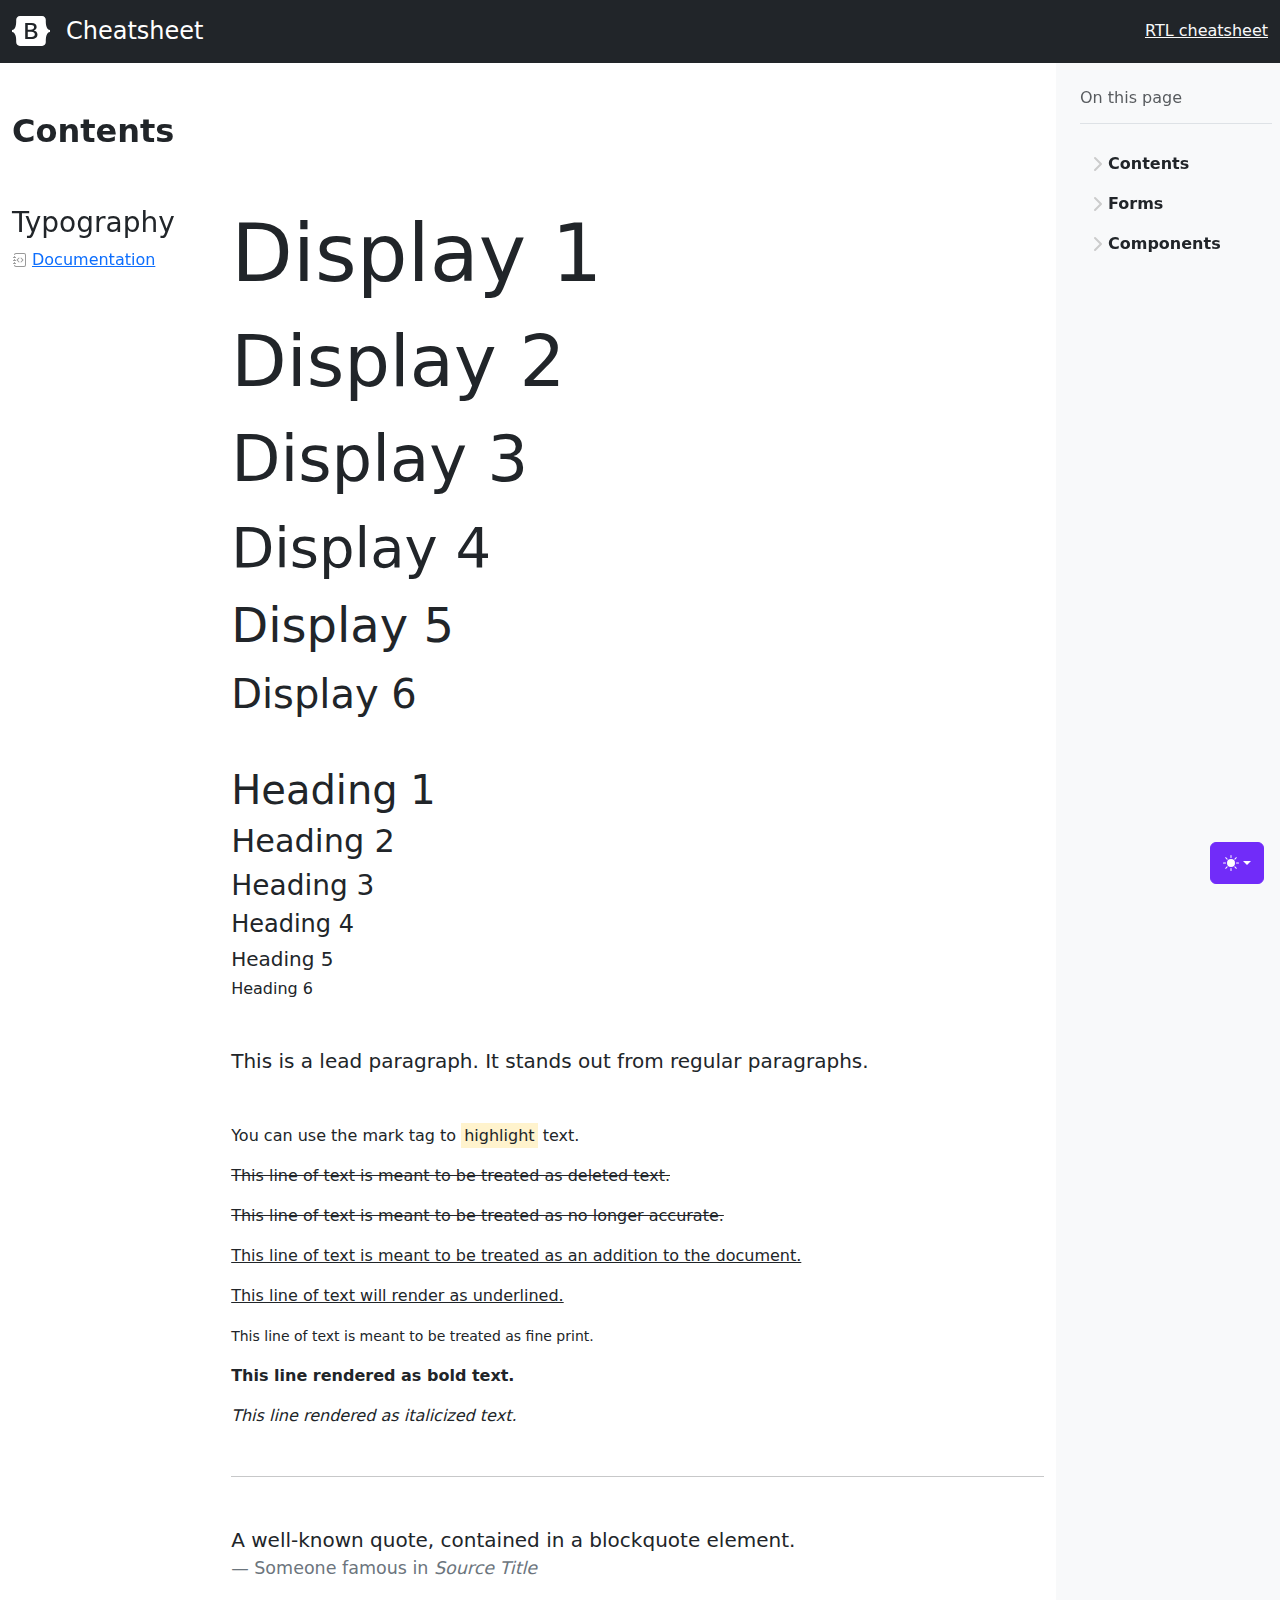
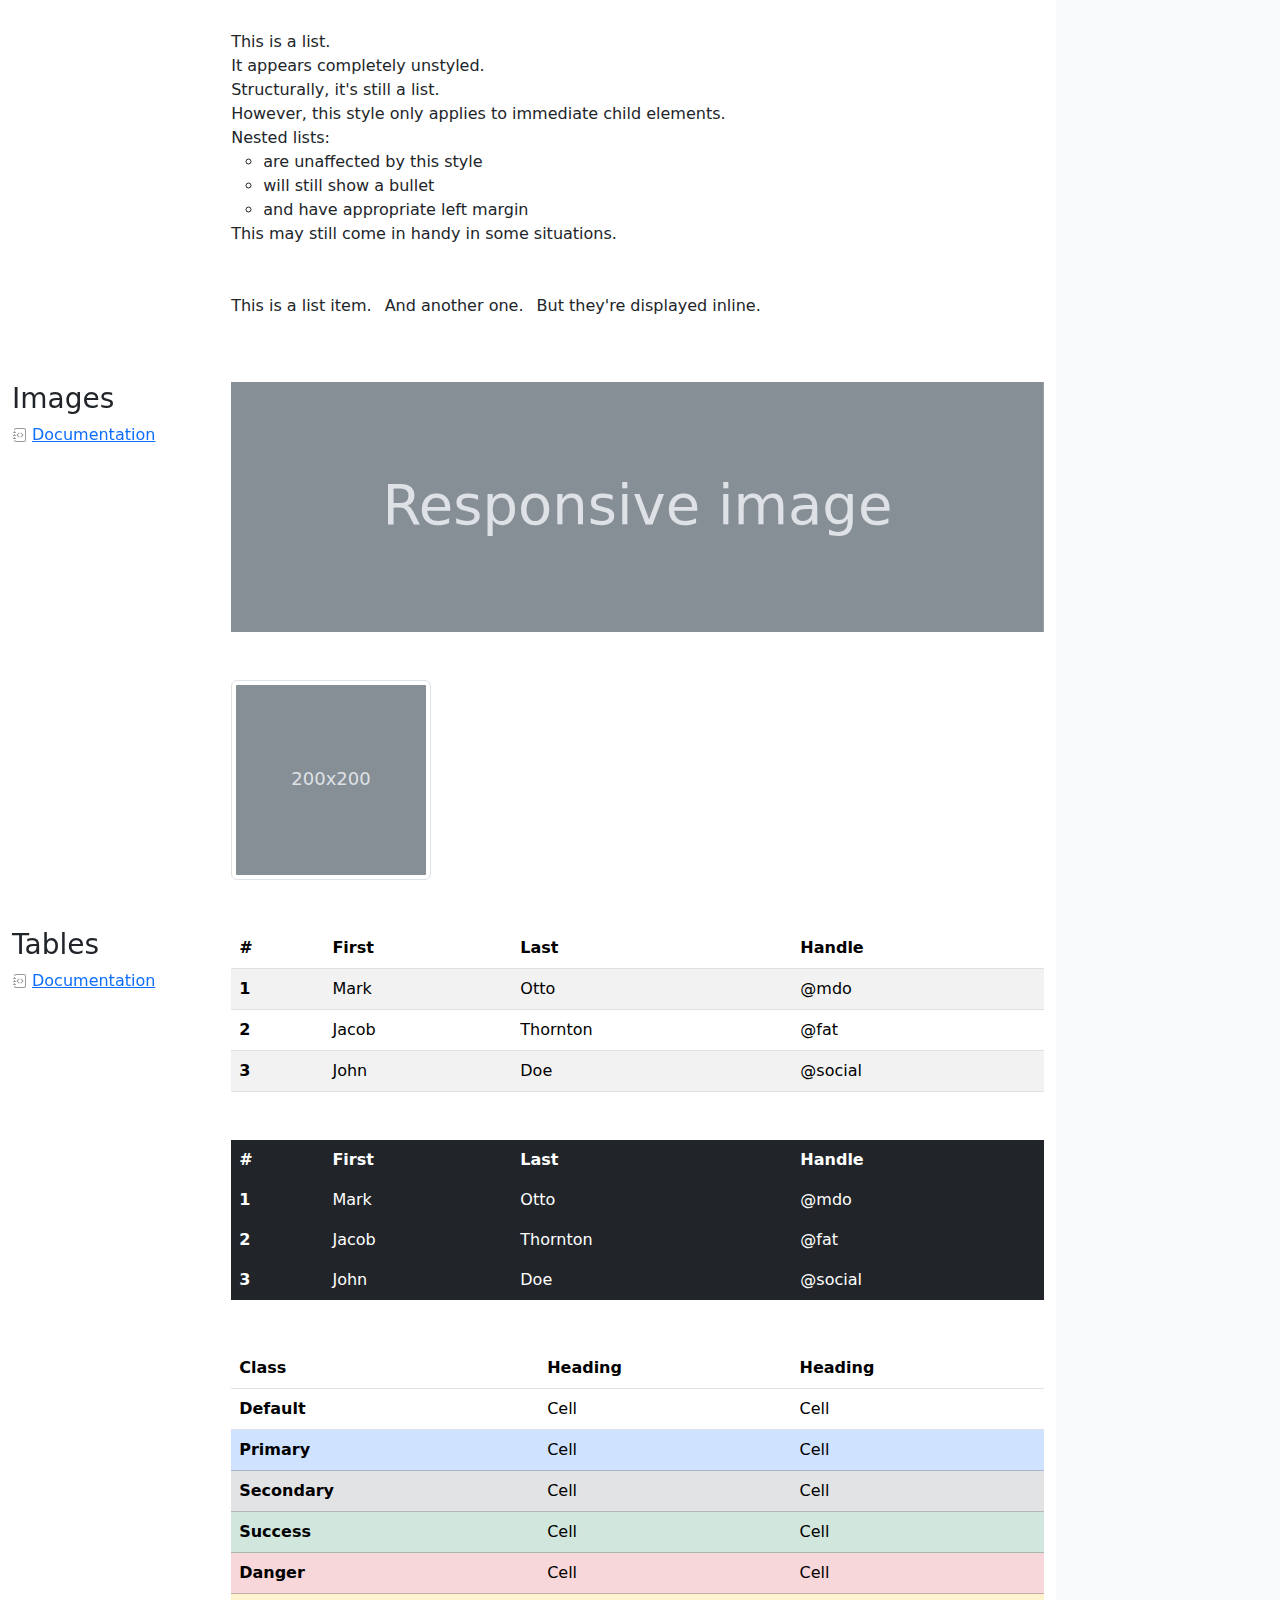
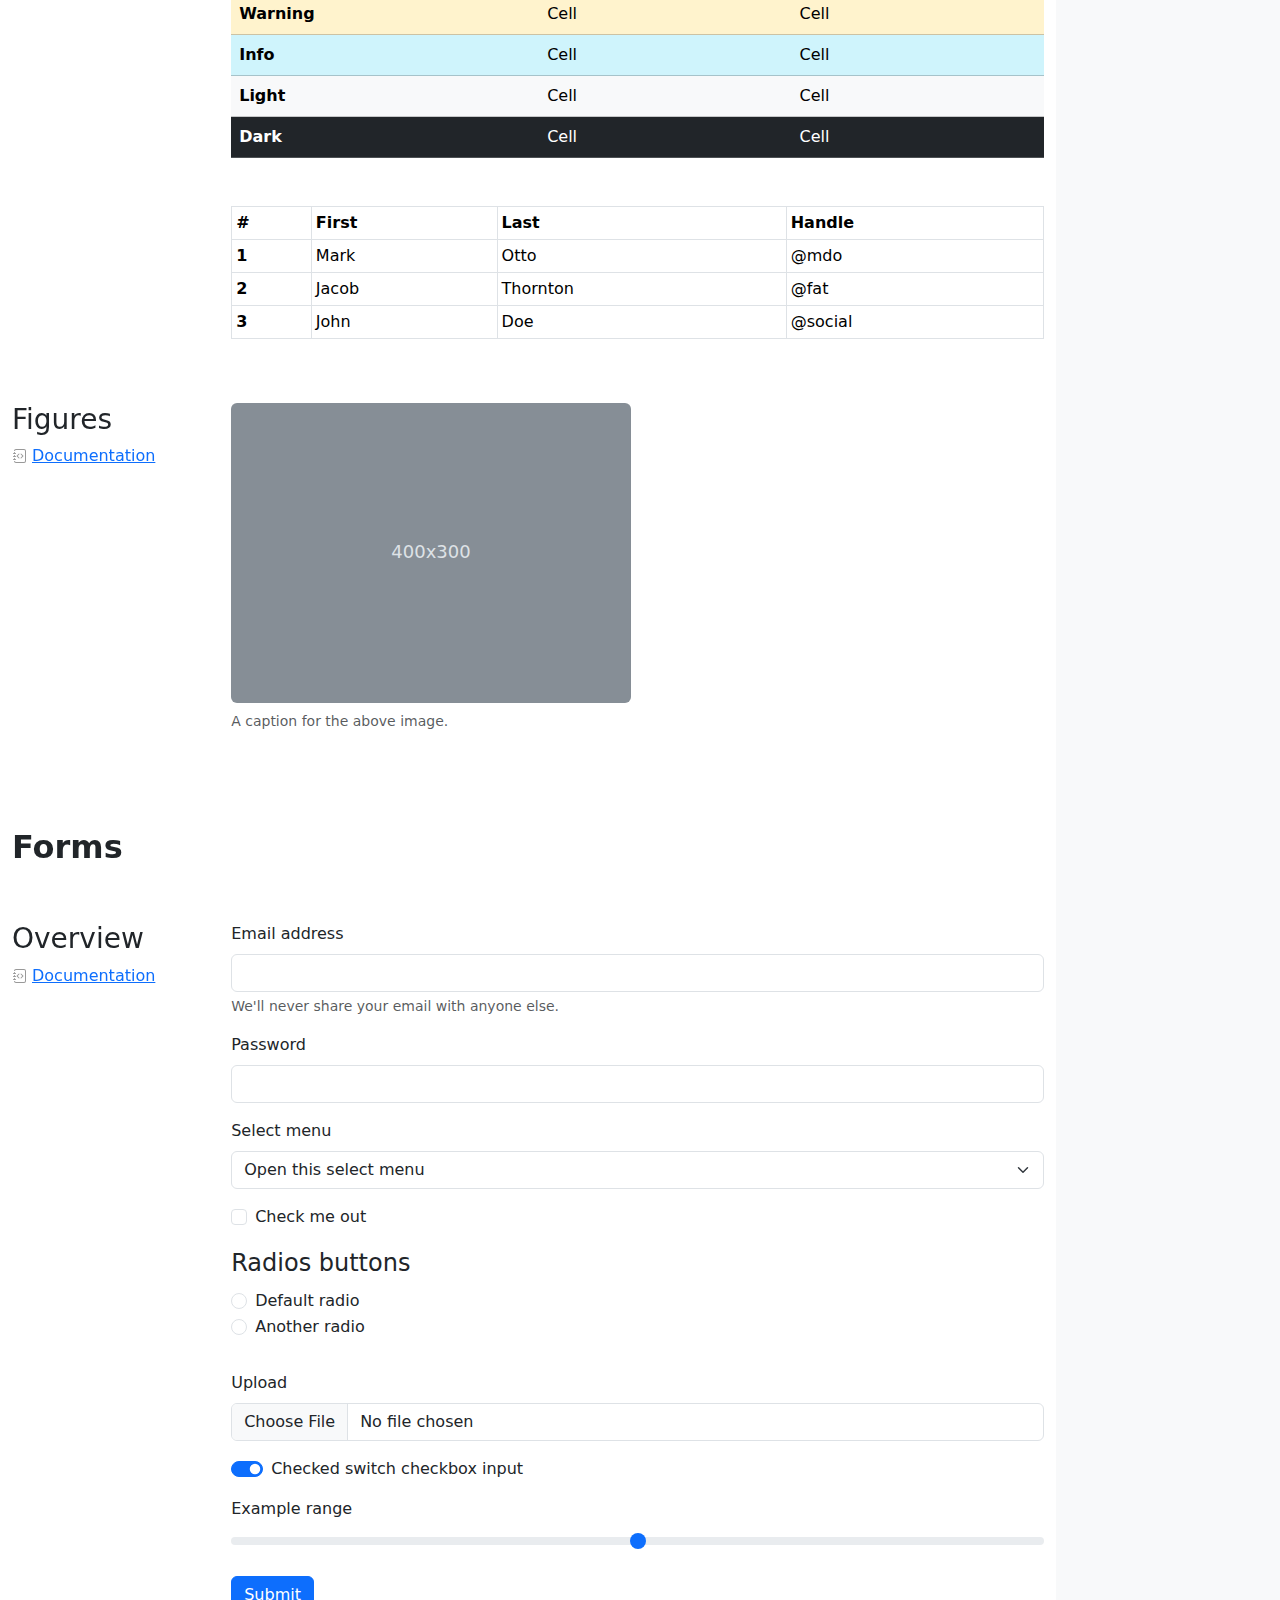
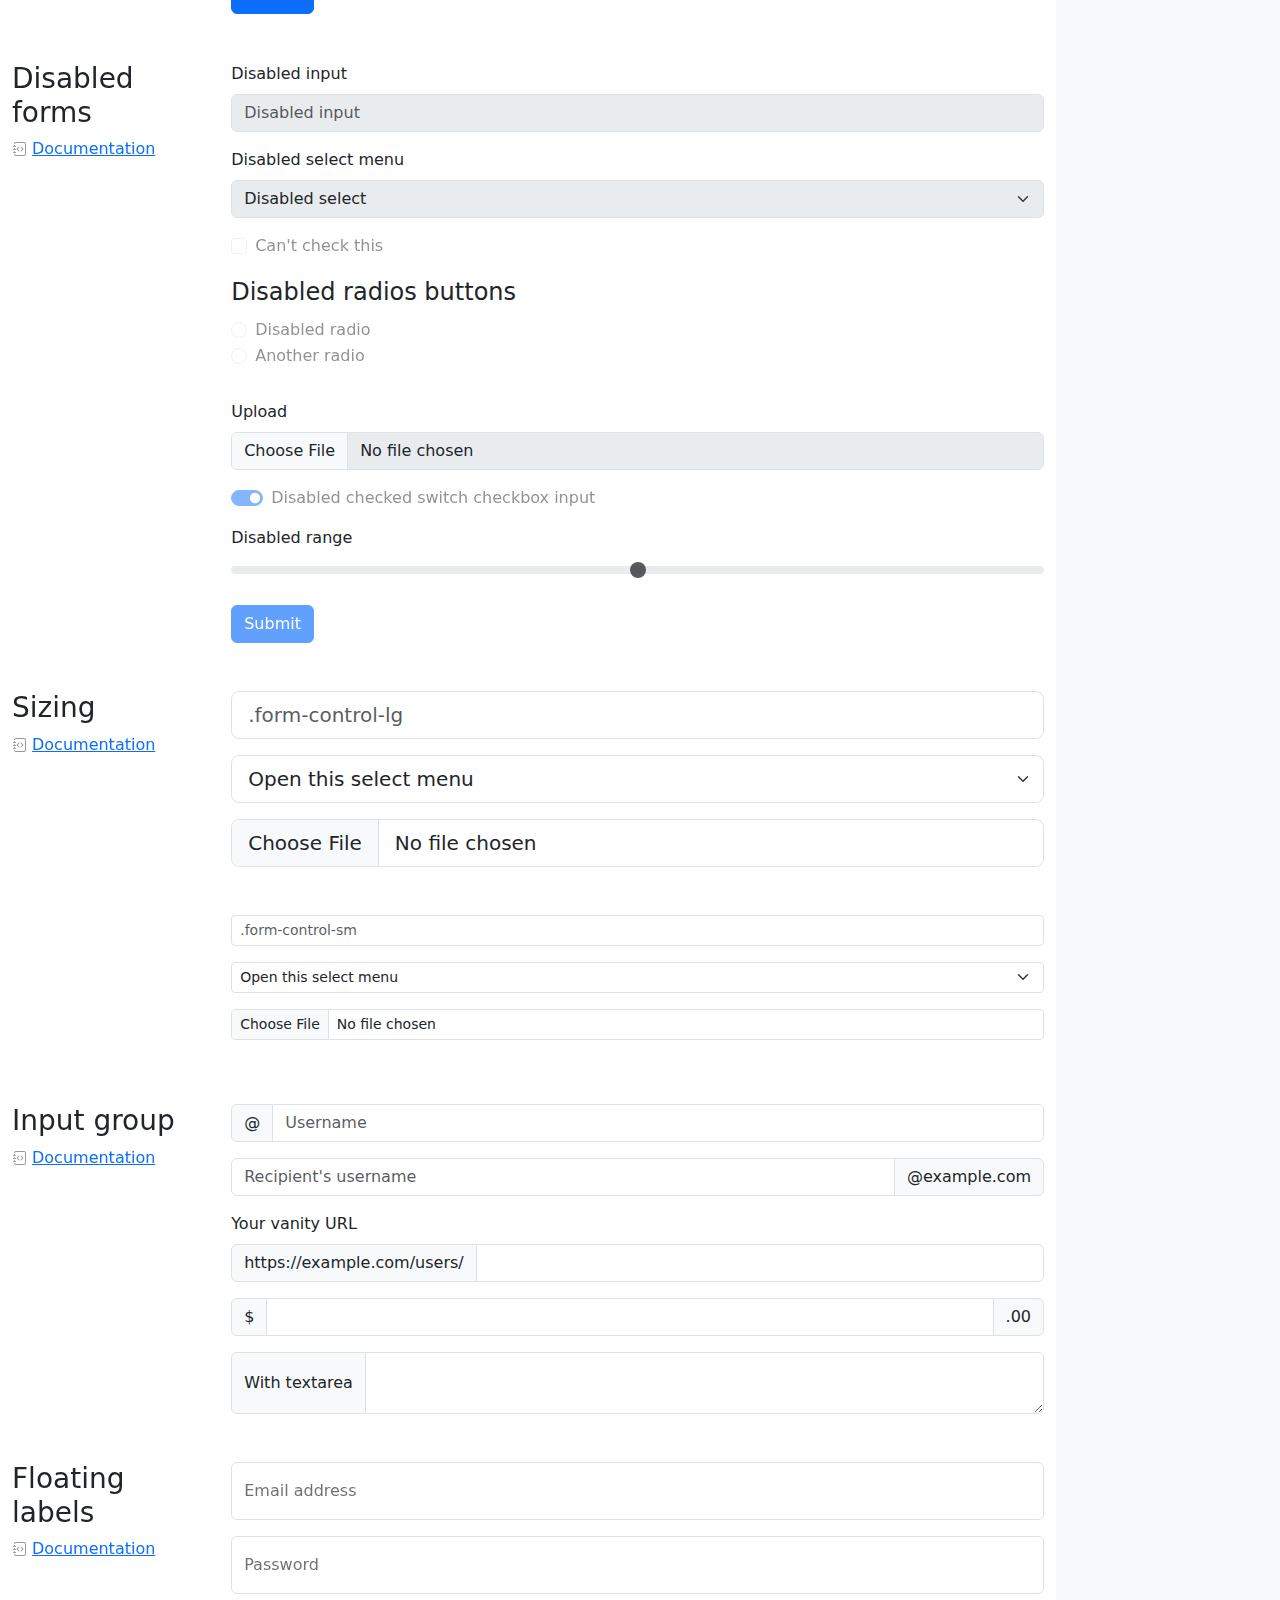
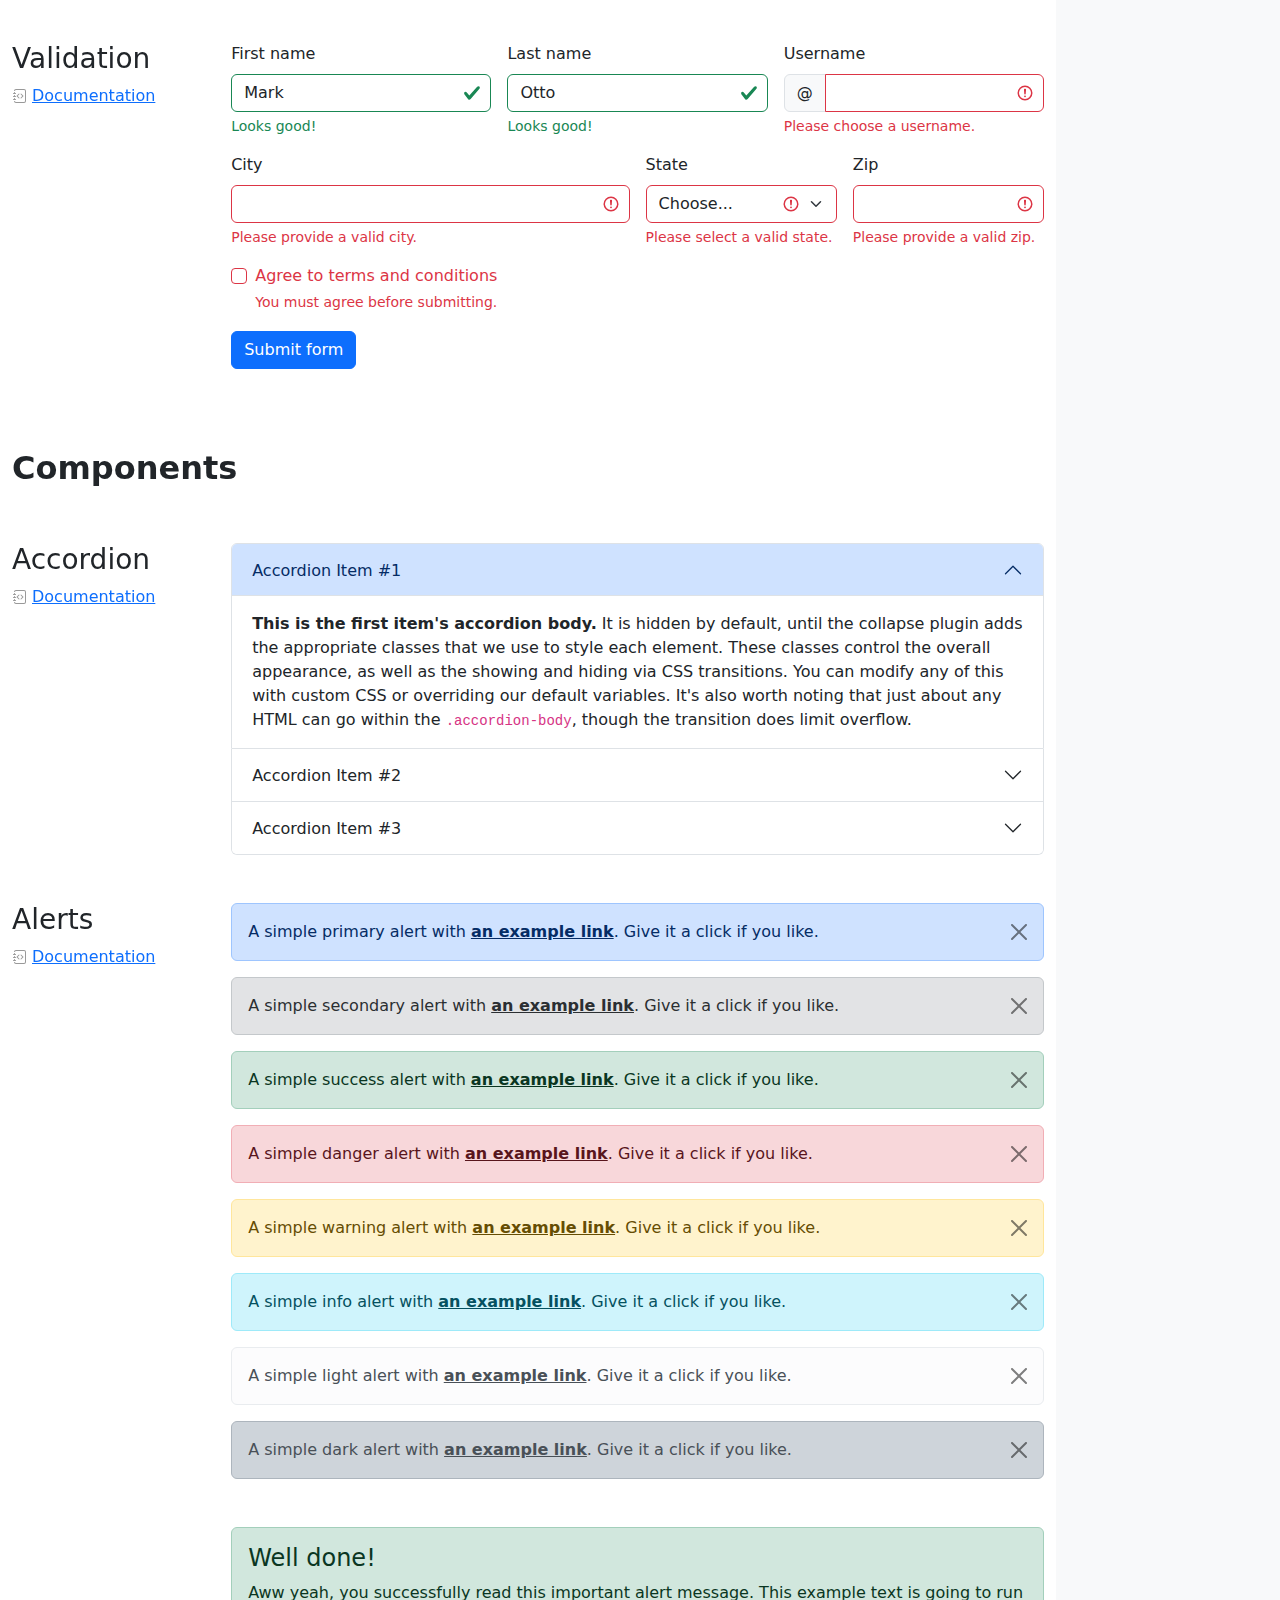
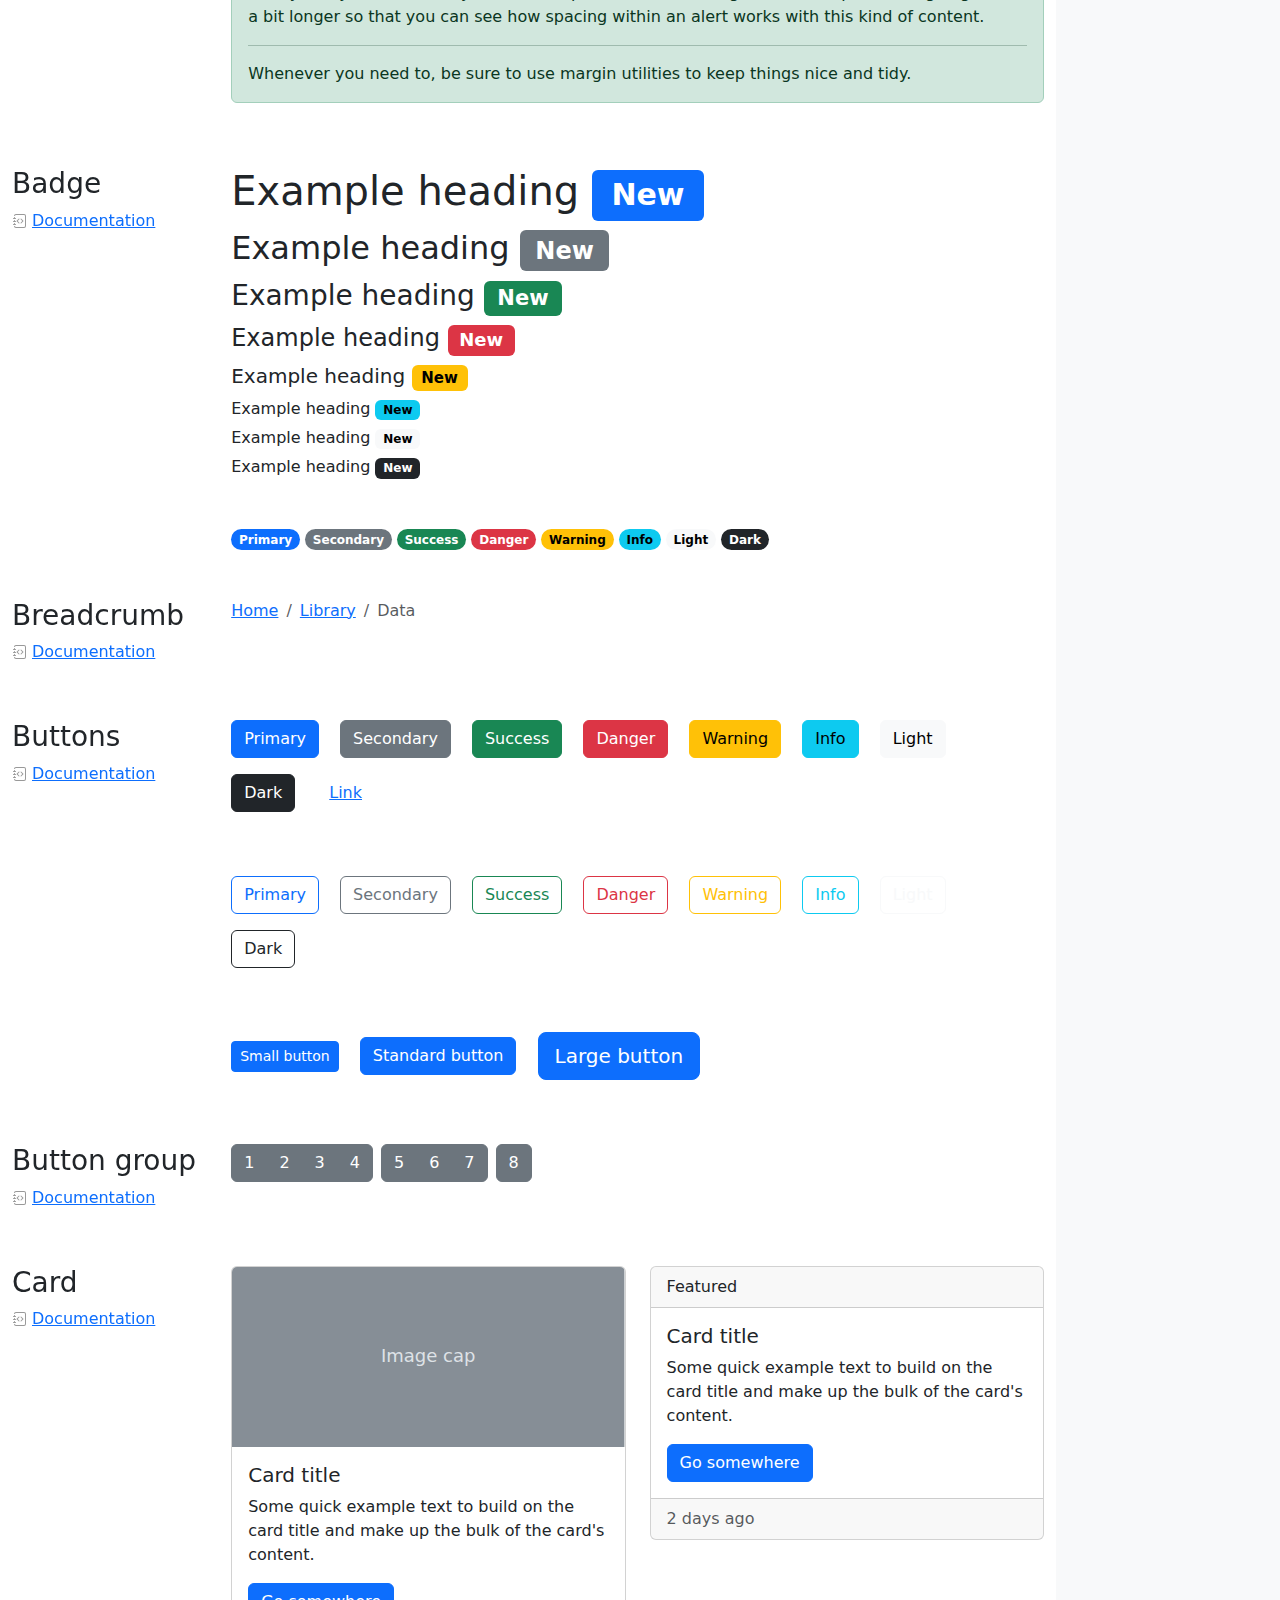
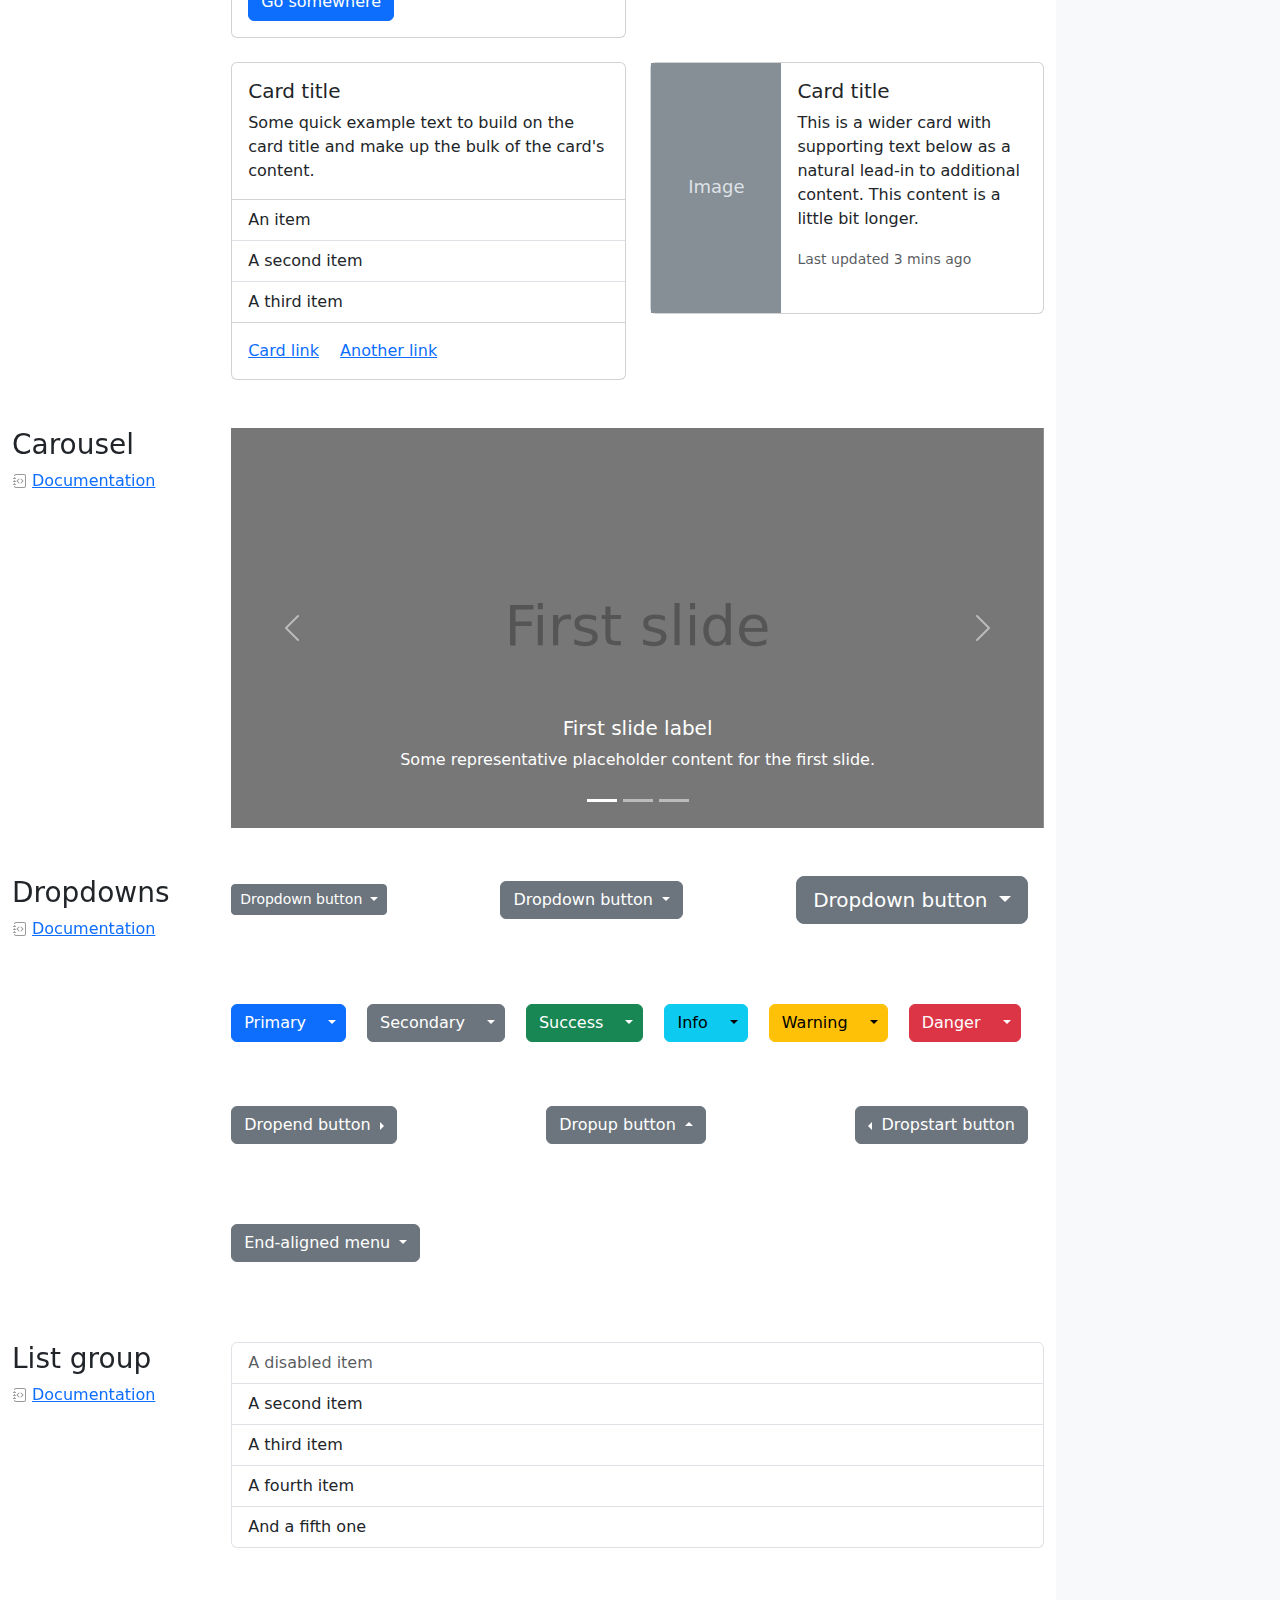
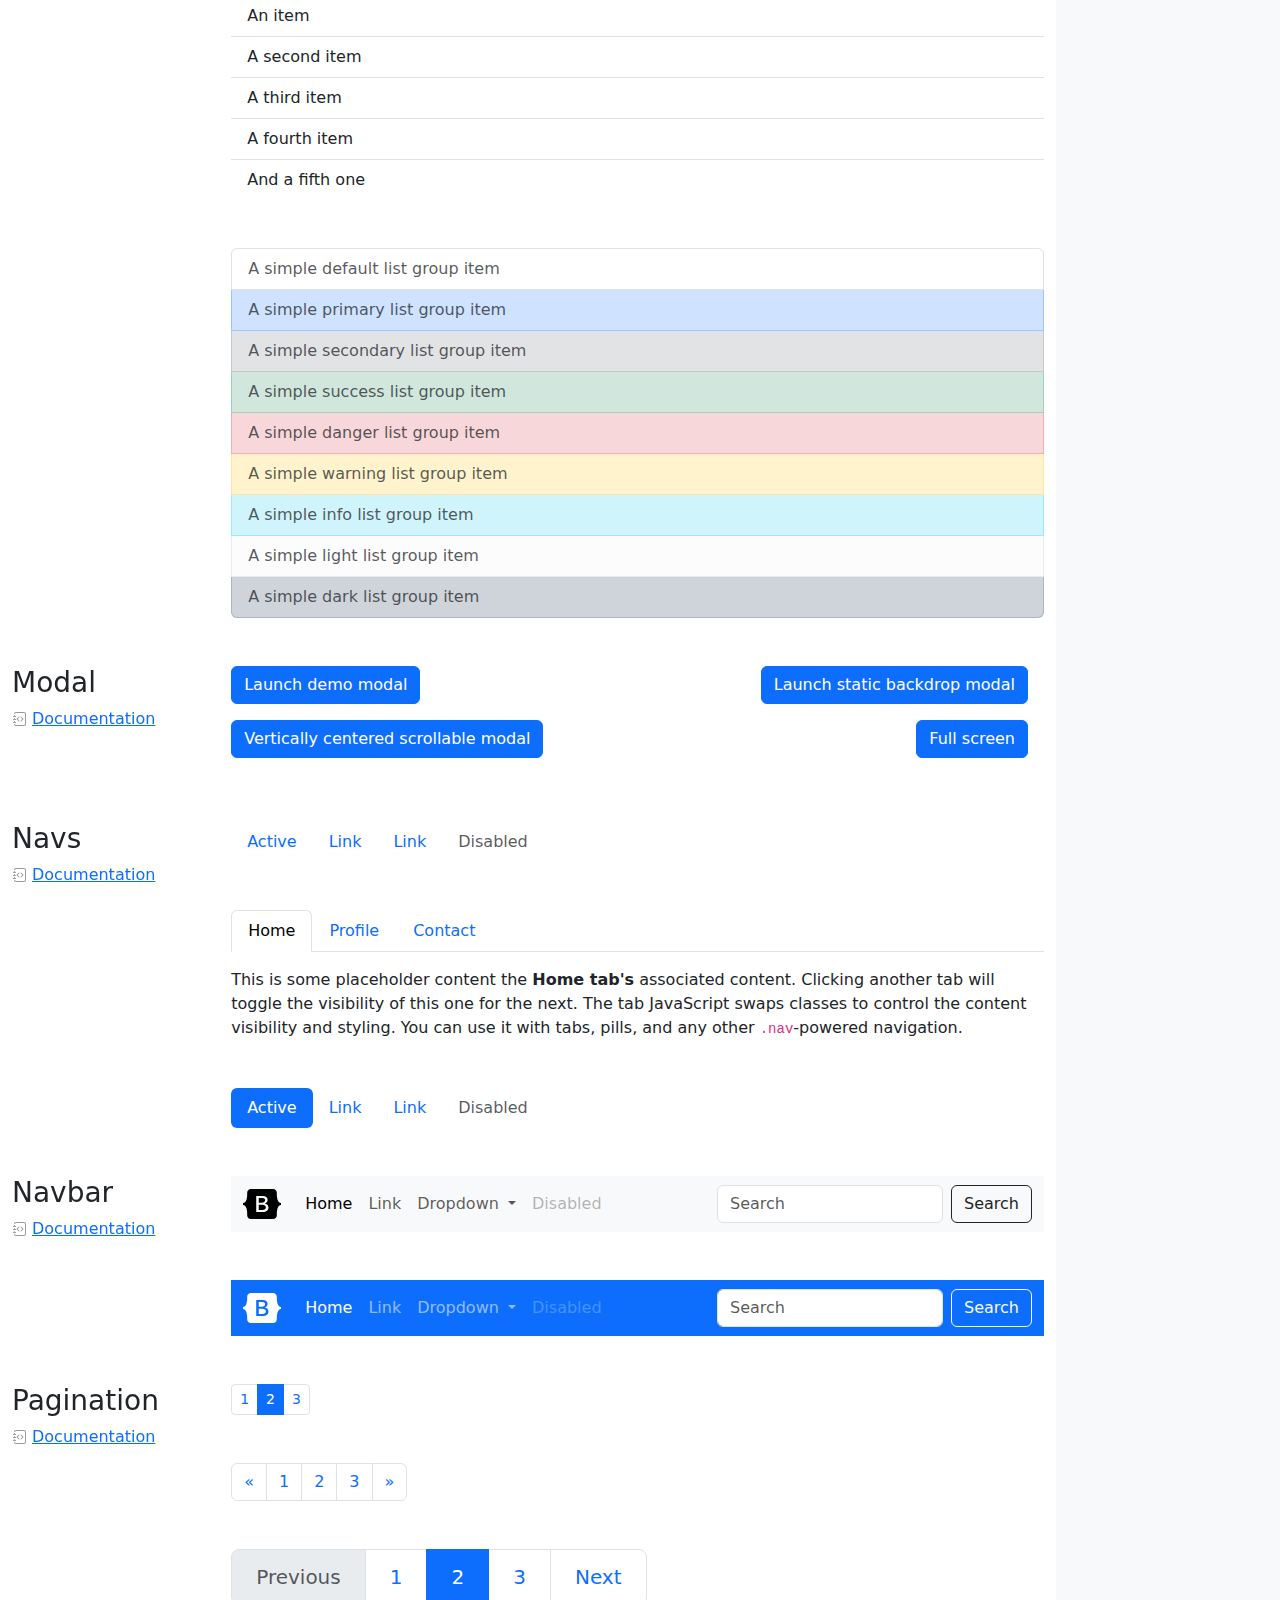
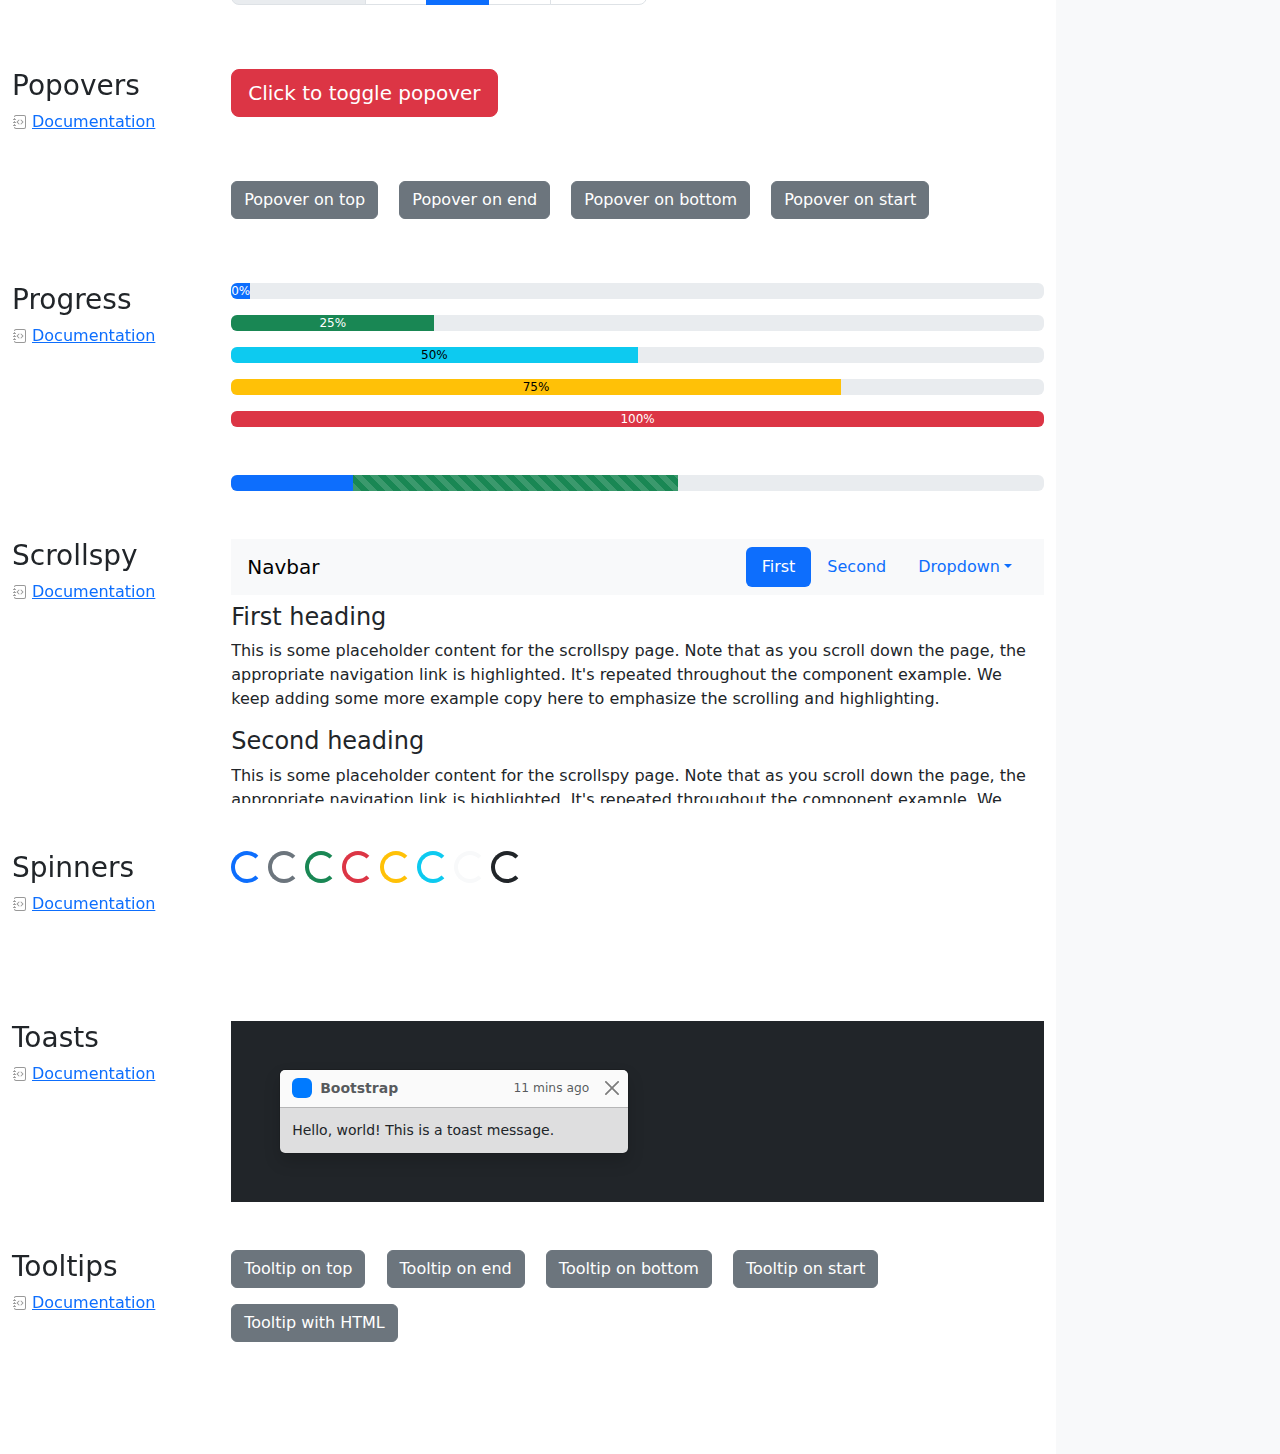
<file: fotografia/bootstrap-5.3.5-examples/cheatsheet/index.html>
<!doctype html>
<html lang="en" data-bs-theme="auto">
  <head>
    <meta charset="utf-8">
    <meta name="viewport" content="width=device-width, initial-scale=1">
    <meta name="description" content="">
    <meta name="author" content="Mark Otto, Jacob Thornton, and Bootstrap contributors">
    <meta name="generator" content="Hugo 0.145.0">
    <title>Cheatsheet · Bootstrap v5.3</title>

    <link rel="canonical" href="https://getbootstrap.com/docs/5.3/examples/cheatsheet/">

    <script src="../assets/js/color-modes.js"></script>

    <link href="../assets/dist/css/bootstrap.min.css" rel="stylesheet">

    <link rel="apple-touch-icon" href="../assets/img/favicons/apple-touch-icon.png" sizes="180x180">
<link rel="icon" href="../assets/img/favicons/favicon-32x32.png" sizes="32x32" type="image/png">
<link rel="icon" href="../assets/img/favicons/favicon-16x16.png" sizes="16x16" type="image/png">
<link rel="manifest" href="../assets/img/favicons/manifest.json">
<link rel="mask-icon" href="../assets/img/favicons/safari-pinned-tab.svg" color="#712cf9">
<link rel="icon" href="../assets/img/favicons/favicon.ico">
<meta name="theme-color" content="#712cf9">


    <style>
      .bd-placeholder-img {
        font-size: 1.125rem;
        text-anchor: middle;
        -webkit-user-select: none;
        -moz-user-select: none;
        user-select: none;
      }

      @media (min-width: 768px) {
        .bd-placeholder-img-lg {
          font-size: 3.5rem;
        }
      }

      .b-example-divider {
        width: 100%;
        height: 3rem;
        background-color: rgba(0, 0, 0, .1);
        border: solid rgba(0, 0, 0, .15);
        border-width: 1px 0;
        box-shadow: inset 0 .5em 1.5em rgba(0, 0, 0, .1), inset 0 .125em .5em rgba(0, 0, 0, .15);
      }

      .b-example-vr {
        flex-shrink: 0;
        width: 1.5rem;
        height: 100vh;
      }

      .bi {
        vertical-align: -.125em;
        fill: currentColor;
      }

      .nav-scroller {
        position: relative;
        z-index: 2;
        height: 2.75rem;
        overflow-y: hidden;
      }

      .nav-scroller .nav {
        display: flex;
        flex-wrap: nowrap;
        padding-bottom: 1rem;
        margin-top: -1px;
        overflow-x: auto;
        text-align: center;
        white-space: nowrap;
        -webkit-overflow-scrolling: touch;
      }

      .btn-bd-primary {
        --bd-violet-bg: #712cf9;
        --bd-violet-rgb: 112.520718, 44.062154, 249.437846;

        --bs-btn-font-weight: 600;
        --bs-btn-color: var(--bs-white);
        --bs-btn-bg: var(--bd-violet-bg);
        --bs-btn-border-color: var(--bd-violet-bg);
        --bs-btn-hover-color: var(--bs-white);
        --bs-btn-hover-bg: #6528e0;
        --bs-btn-hover-border-color: #6528e0;
        --bs-btn-focus-shadow-rgb: var(--bd-violet-rgb);
        --bs-btn-active-color: var(--bs-btn-hover-color);
        --bs-btn-active-bg: #5a23c8;
        --bs-btn-active-border-color: #5a23c8;
      }

      .bd-mode-toggle {
        z-index: 1500;
      }

      .bd-mode-toggle .bi {
        width: 1em;
        height: 1em;
      }

      .bd-mode-toggle .dropdown-menu .active .bi {
        display: block !important;
      }
    </style>

    <!-- Custom styles for this template -->
    <link href="cheatsheet.css" rel="stylesheet">
  </head>
  <body class="bg-body-tertiary">
    <svg xmlns="http://www.w3.org/2000/svg" class="d-none">
  <symbol id="check2" viewBox="0 0 16 16">
    <path d="M13.854 3.646a.5.5 0 0 1 0 .708l-7 7a.5.5 0 0 1-.708 0l-3.5-3.5a.5.5 0 1 1 .708-.708L6.5 10.293l6.646-6.647a.5.5 0 0 1 .708 0z"/>
  </symbol>
  <symbol id="circle-half" viewBox="0 0 16 16">
    <path d="M8 15A7 7 0 1 0 8 1v14zm0 1A8 8 0 1 1 8 0a8 8 0 0 1 0 16z"/>
  </symbol>
  <symbol id="moon-stars-fill" viewBox="0 0 16 16">
    <path d="M6 .278a.768.768 0 0 1 .08.858 7.208 7.208 0 0 0-.878 3.46c0 4.021 3.278 7.277 7.318 7.277.527 0 1.04-.055 1.533-.16a.787.787 0 0 1 .81.316.733.733 0 0 1-.031.893A8.349 8.349 0 0 1 8.344 16C3.734 16 0 12.286 0 7.71 0 4.266 2.114 1.312 5.124.06A.752.752 0 0 1 6 .278z"/>
    <path d="M10.794 3.148a.217.217 0 0 1 .412 0l.387 1.162c.173.518.579.924 1.097 1.097l1.162.387a.217.217 0 0 1 0 .412l-1.162.387a1.734 1.734 0 0 0-1.097 1.097l-.387 1.162a.217.217 0 0 1-.412 0l-.387-1.162A1.734 1.734 0 0 0 9.31 6.593l-1.162-.387a.217.217 0 0 1 0-.412l1.162-.387a1.734 1.734 0 0 0 1.097-1.097l.387-1.162zM13.863.099a.145.145 0 0 1 .274 0l.258.774c.115.346.386.617.732.732l.774.258a.145.145 0 0 1 0 .274l-.774.258a1.156 1.156 0 0 0-.732.732l-.258.774a.145.145 0 0 1-.274 0l-.258-.774a1.156 1.156 0 0 0-.732-.732l-.774-.258a.145.145 0 0 1 0-.274l.774-.258c.346-.115.617-.386.732-.732L13.863.1z"/>
  </symbol>
  <symbol id="sun-fill" viewBox="0 0 16 16">
    <path d="M8 12a4 4 0 1 0 0-8 4 4 0 0 0 0 8zM8 0a.5.5 0 0 1 .5.5v2a.5.5 0 0 1-1 0v-2A.5.5 0 0 1 8 0zm0 13a.5.5 0 0 1 .5.5v2a.5.5 0 0 1-1 0v-2A.5.5 0 0 1 8 13zm8-5a.5.5 0 0 1-.5.5h-2a.5.5 0 0 1 0-1h2a.5.5 0 0 1 .5.5zM3 8a.5.5 0 0 1-.5.5h-2a.5.5 0 0 1 0-1h2A.5.5 0 0 1 3 8zm10.657-5.657a.5.5 0 0 1 0 .707l-1.414 1.415a.5.5 0 1 1-.707-.708l1.414-1.414a.5.5 0 0 1 .707 0zm-9.193 9.193a.5.5 0 0 1 0 .707L3.05 13.657a.5.5 0 0 1-.707-.707l1.414-1.414a.5.5 0 0 1 .707 0zm9.193 2.121a.5.5 0 0 1-.707 0l-1.414-1.414a.5.5 0 0 1 .707-.707l1.414 1.414a.5.5 0 0 1 0 .707zM4.464 4.465a.5.5 0 0 1-.707 0L2.343 3.05a.5.5 0 1 1 .707-.707l1.414 1.414a.5.5 0 0 1 0 .708z"/>
  </symbol>
</svg>


    <div class="dropdown position-fixed bottom-0 end-0 mb-3 me-3 bd-mode-toggle">
      <button class="btn btn-bd-primary py-2 dropdown-toggle d-flex align-items-center"
        id="bd-theme"
        type="button"
        aria-expanded="false"
        data-bs-toggle="dropdown"
        
        aria-label="Toggle theme (auto)">
  <svg class="bi my-1 theme-icon-active" aria-hidden="true"><use href="#circle-half"></use></svg>
  <span class="visually-hidden" id="bd-theme-text">Toggle theme</span>
</button>
<ul class="dropdown-menu dropdown-menu-end shadow" aria-labelledby="bd-theme-text">
  <li>
    <button type="button" class="dropdown-item d-flex align-items-center" data-bs-theme-value="light" aria-pressed="false">
      <svg class="bi me-2 opacity-50" aria-hidden="true"><use href="#sun-fill"></use></svg>
      Light
      <svg class="bi ms-auto d-none" aria-hidden="true"><use href="#check2"></use></svg>
    </button>
  </li>
  <li>
    <button type="button" class="dropdown-item d-flex align-items-center" data-bs-theme-value="dark" aria-pressed="false">
      <svg class="bi me-2 opacity-50" aria-hidden="true"><use href="#moon-stars-fill"></use></svg>
      Dark
      <svg class="bi ms-auto d-none" aria-hidden="true"><use href="#check2"></use></svg>
    </button>
  </li>
  <li>
    <button type="button" class="dropdown-item d-flex align-items-center active" data-bs-theme-value="auto" aria-pressed="true">
      <svg class="bi me-2 opacity-50" aria-hidden="true"><use href="#circle-half"></use></svg>
      Auto
      <svg class="bi ms-auto d-none" aria-hidden="true"><use href="#check2"></use></svg>
    </button>
  </li>
</ul>

    </div>

    
<header class="bd-header bg-dark py-3 d-flex align-items-stretch border-bottom border-dark">
  <div class="container-fluid d-flex align-items-center">
    <h1 class="d-flex align-items-center fs-4 text-white mb-0">
      <img src="../assets/brand/bootstrap-logo-white.svg" width="38" height="30" class="me-3" alt="Bootstrap">
      Cheatsheet
    </h1>
    <a href="../examples/cheatsheet-rtl/" class="ms-auto link-light" hreflang="ar">RTL cheatsheet</a>
  </div>
</header>
<aside class="bd-aside sticky-xl-top text-body-secondary align-self-start mb-3 mb-xl-5 px-2">
  <h2 class="h6 pt-4 pb-3 mb-4 border-bottom">On this page</h2>
  <nav class="small" id="toc">
    <ul class="list-unstyled">
      <li class="my-2">
        <button type="button" class="btn d-inline-flex align-items-center collapsed border-0" data-bs-toggle="collapse" aria-expanded="false" data-bs-target="#contents-collapse" aria-controls="contents-collapse">Contents</button>
        <ul class="list-unstyled ps-3 collapse" id="contents-collapse">
          <li><a class="d-inline-flex align-items-center rounded text-decoration-none" href="#typography">Typography</a></li>
          <li><a class="d-inline-flex align-items-center rounded text-decoration-none" href="#images">Images</a></li>
          <li><a class="d-inline-flex align-items-center rounded text-decoration-none" href="#tables">Tables</a></li>
          <li><a class="d-inline-flex align-items-center rounded text-decoration-none" href="#figures">Figures</a></li>
        </ul>
      </li>
      <li class="my-2">
        <button type="button" class="btn d-inline-flex align-items-center collapsed border-0" data-bs-toggle="collapse" aria-expanded="false" data-bs-target="#forms-collapse" aria-controls="forms-collapse">Forms</button>
        <ul class="list-unstyled ps-3 collapse" id="forms-collapse">
          <li><a class="d-inline-flex align-items-center rounded text-decoration-none" href="#overview">Overview</a></li>
          <li><a class="d-inline-flex align-items-center rounded text-decoration-none" href="#disabled-forms">Disabled forms</a></li>
          <li><a class="d-inline-flex align-items-center rounded text-decoration-none" href="#sizing">Sizing</a></li>
          <li><a class="d-inline-flex align-items-center rounded text-decoration-none" href="#input-group">Input group</a></li>
          <li><a class="d-inline-flex align-items-center rounded text-decoration-none" href="#floating-labels">Floating labels</a></li>
          <li><a class="d-inline-flex align-items-center rounded text-decoration-none" href="#validation">Validation</a></li>
        </ul>
      </li>
      <li class="my-2">
        <button type="button" class="btn d-inline-flex align-items-center collapsed border-0" data-bs-toggle="collapse" aria-expanded="false" data-bs-target="#components-collapse" aria-controls="components-collapse">Components</button>
        <ul class="list-unstyled ps-3 collapse" id="components-collapse">
          <li><a class="d-inline-flex align-items-center rounded text-decoration-none" href="#accordion">Accordion</a></li>
          <li><a class="d-inline-flex align-items-center rounded text-decoration-none" href="#alerts">Alerts</a></li>
          <li><a class="d-inline-flex align-items-center rounded text-decoration-none" href="#badge">Badge</a></li>
          <li><a class="d-inline-flex align-items-center rounded text-decoration-none" href="#breadcrumb">Breadcrumb</a></li>
          <li><a class="d-inline-flex align-items-center rounded text-decoration-none" href="#buttons">Buttons</a></li>
          <li><a class="d-inline-flex align-items-center rounded text-decoration-none" href="#button-group">Button group</a></li>
          <li><a class="d-inline-flex align-items-center rounded text-decoration-none" href="#card">Card</a></li>
          <li><a class="d-inline-flex align-items-center rounded text-decoration-none" href="#carousel">Carousel</a></li>
          <li><a class="d-inline-flex align-items-center rounded text-decoration-none" href="#dropdowns">Dropdowns</a></li>
          <li><a class="d-inline-flex align-items-center rounded text-decoration-none" href="#list-group">List group</a></li>
          <li><a class="d-inline-flex align-items-center rounded text-decoration-none" href="#modal">Modal</a></li>
          <li><a class="d-inline-flex align-items-center rounded text-decoration-none" href="#navs">Navs</a></li>
          <li><a class="d-inline-flex align-items-center rounded text-decoration-none" href="#navbar">Navbar</a></li>
          <li><a class="d-inline-flex align-items-center rounded text-decoration-none" href="#pagination">Pagination</a></li>
          <li><a class="d-inline-flex align-items-center rounded text-decoration-none" href="#popovers">Popovers</a></li>
          <li><a class="d-inline-flex align-items-center rounded text-decoration-none" href="#progress">Progress</a></li>
          <li><a class="d-inline-flex align-items-center rounded text-decoration-none" href="#scrollspy">Scrollspy</a></li>
          <li><a class="d-inline-flex align-items-center rounded text-decoration-none" href="#spinners">Spinners</a></li>
          <li><a class="d-inline-flex align-items-center rounded text-decoration-none" href="#toasts">Toasts</a></li>
          <li><a class="d-inline-flex align-items-center rounded text-decoration-none" href="#tooltips">Tooltips</a></li>
        </ul>
      </li>
    </ul>
  </nav>
</aside>
<main class="bd-cheatsheet container-fluid bg-body">
  <section id="content">
    <h2 class="sticky-xl-top fw-bold pt-3 pt-xl-5 pb-2 pb-xl-3">Contents</h2>

    <article class="my-3" id="typography">
      <div class="bd-heading sticky-xl-top align-self-start mt-5 mb-3 mt-xl-0 mb-xl-2">
        <h3>Typography</h3>
        <a class="d-flex align-items-center" href="../content/typography/">Documentation</a>
      </div>

      <div>
        <div class="bd-example-snippet bd-code-snippet">
  <div class="bd-example m-0 border-0">
    
        <p class="display-1">Display 1</p>
        <p class="display-2">Display 2</p>
        <p class="display-3">Display 3</p>
        <p class="display-4">Display 4</p>
        <p class="display-5">Display 5</p>
        <p class="display-6">Display 6</p>
        
  </div>
</div>


        <div class="bd-example-snippet bd-code-snippet">
  <div class="bd-example m-0 border-0">
    
        <p class="h1">Heading 1</p>
        <p class="h2">Heading 2</p>
        <p class="h3">Heading 3</p>
        <p class="h4">Heading 4</p>
        <p class="h5">Heading 5</p>
        <p class="h6">Heading 6</p>
        
  </div>
</div>


        <div class="bd-example-snippet bd-code-snippet">
  <div class="bd-example m-0 border-0">
    
        <p class="lead">
          This is a lead paragraph. It stands out from regular paragraphs.
        </p>
        
  </div>
</div>


        <div class="bd-example-snippet bd-code-snippet">
  <div class="bd-example m-0 border-0">
    
        <p>You can use the mark tag to <mark>highlight</mark> text.</p>
        <p><del>This line of text is meant to be treated as deleted text.</del></p>
        <p><s>This line of text is meant to be treated as no longer accurate.</s></p>
        <p><ins>This line of text is meant to be treated as an addition to the document.</ins></p>
        <p><u>This line of text will render as underlined.</u></p>
        <p><small>This line of text is meant to be treated as fine print.</small></p>
        <p><strong>This line rendered as bold text.</strong></p>
        <p><em>This line rendered as italicized text.</em></p>
        
  </div>
</div>


        <div class="bd-example-snippet bd-code-snippet">
  <div class="bd-example m-0 border-0">
    
        <hr>
        
  </div>
</div>


        <div class="bd-example-snippet bd-code-snippet">
  <div class="bd-example m-0 border-0">
    
        <blockquote class="blockquote">
          <p>A well-known quote, contained in a blockquote element.</p>
          <footer class="blockquote-footer">Someone famous in <cite title="Source Title">Source Title</cite></footer>
        </blockquote>
        
  </div>
</div>


        <div class="bd-example-snippet bd-code-snippet">
  <div class="bd-example m-0 border-0">
    
        <ul class="list-unstyled">
          <li>This is a list.</li>
          <li>It appears completely unstyled.</li>
          <li>Structurally, it's still a list.</li>
          <li>However, this style only applies to immediate child elements.</li>
          <li>Nested lists:
            <ul>
              <li>are unaffected by this style</li>
              <li>will still show a bullet</li>
              <li>and have appropriate left margin</li>
            </ul>
          </li>
          <li>This may still come in handy in some situations.</li>
        </ul>
        
  </div>
</div>


        <div class="bd-example-snippet bd-code-snippet">
  <div class="bd-example m-0 border-0">
    
        <ul class="list-inline">
          <li class="list-inline-item">This is a list item.</li>
          <li class="list-inline-item">And another one.</li>
          <li class="list-inline-item">But they're displayed inline.</li>
        </ul>
        
  </div>
</div>

      </div>
    </article>
    <article class="my-3" id="images">
      <div class="bd-heading sticky-xl-top align-self-start mt-5 mb-3 mt-xl-0 mb-xl-2">
        <h3>Images</h3>
        <a class="d-flex align-items-center" href="../content/images/">Documentation</a>
      </div>

      <div>
        <div class="bd-example-snippet bd-code-snippet">
  <div class="bd-example m-0 border-0">
    
        <svg class="bd-placeholder-img bd-placeholder-img-lg img-fluid" width="100%" height="250" xmlns="http://www.w3.org/2000/svg" role="img" aria-label="Placeholder: Responsive image" preserveAspectRatio="xMidYMid slice"><title>Placeholder</title><rect width="100%" height="100%" fill="#868e96"/><text x="50%" y="50%" fill="#dee2e6" dy=".3em">Responsive image</text></svg>
        
  </div>
</div>


        <div class="bd-example-snippet bd-code-snippet">
  <div class="bd-example m-0 border-0">
    
        <svg class="bd-placeholder-img img-thumbnail" width="200" height="200" xmlns="http://www.w3.org/2000/svg" role="img" aria-label="A generic square placeholder image with a white border around it, making it resemble a photograph taken with an old instant camera: 200x200" preserveAspectRatio="xMidYMid slice"><title>A generic square placeholder image with a white border around it, making it resemble a photograph taken with an old instant camera</title><rect width="100%" height="100%" fill="#868e96"/><text x="50%" y="50%" fill="#dee2e6" dy=".3em">200x200</text></svg>
        
  </div>
</div>

      </div>
    </article>
    <article class="my-3" id="tables">
      <div class="bd-heading sticky-xl-top align-self-start mt-5 mb-3 mt-xl-0 mb-xl-2">
        <h3>Tables</h3>
        <a class="d-flex align-items-center" href="../content/tables/">Documentation</a>
      </div>

      <div>
        <div class="bd-example-snippet bd-code-snippet">
  <div class="bd-example m-0 border-0">
    
        <table class="table table-striped">
          <thead>
          <tr>
            <th scope="col">#</th>
            <th scope="col">First</th>
            <th scope="col">Last</th>
            <th scope="col">Handle</th>
          </tr>
          </thead>
          <tbody>
          <tr>
            <th scope="row">1</th>
            <td>Mark</td>
            <td>Otto</td>
            <td>@mdo</td>
          </tr>
          <tr>
            <th scope="row">2</th>
            <td>Jacob</td>
            <td>Thornton</td>
            <td>@fat</td>
          </tr>
          <tr>
            <th scope="row">3</th>
            <td>John</td>
            <td>Doe</td>
            <td>@social</td>
          </tr>
          </tbody>
        </table>
        
  </div>
</div>


        <div class="bd-example-snippet bd-code-snippet">
  <div class="bd-example m-0 border-0">
    
        <table class="table table-dark table-borderless">
          <thead>
          <tr>
            <th scope="col">#</th>
            <th scope="col">First</th>
            <th scope="col">Last</th>
            <th scope="col">Handle</th>
          </tr>
          </thead>
          <tbody>
          <tr>
            <th scope="row">1</th>
            <td>Mark</td>
            <td>Otto</td>
            <td>@mdo</td>
          </tr>
          <tr>
            <th scope="row">2</th>
            <td>Jacob</td>
            <td>Thornton</td>
            <td>@fat</td>
          </tr>
          <tr>
            <th scope="row">3</th>
            <td>John</td>
            <td>Doe</td>
            <td>@social</td>
          </tr>
          </tbody>
        </table>
        
  </div>
</div>


        <div class="bd-example-snippet bd-code-snippet">
  <div class="bd-example m-0 border-0">
    
        <table class="table table-hover">
          <thead>
          <tr>
            <th scope="col">Class</th>
            <th scope="col">Heading</th>
            <th scope="col">Heading</th>
          </tr>
          </thead>
          <tbody>
          <tr>
            <th scope="row">Default</th>
            <td>Cell</td>
            <td>Cell</td>
          </tr>
          
          <tr class="table-primary">
            <th scope="row">Primary</th>
            <td>Cell</td>
            <td>Cell</td>
          </tr>
          <tr class="table-secondary">
            <th scope="row">Secondary</th>
            <td>Cell</td>
            <td>Cell</td>
          </tr>
          <tr class="table-success">
            <th scope="row">Success</th>
            <td>Cell</td>
            <td>Cell</td>
          </tr>
          <tr class="table-danger">
            <th scope="row">Danger</th>
            <td>Cell</td>
            <td>Cell</td>
          </tr>
          <tr class="table-warning">
            <th scope="row">Warning</th>
            <td>Cell</td>
            <td>Cell</td>
          </tr>
          <tr class="table-info">
            <th scope="row">Info</th>
            <td>Cell</td>
            <td>Cell</td>
          </tr>
          <tr class="table-light">
            <th scope="row">Light</th>
            <td>Cell</td>
            <td>Cell</td>
          </tr>
          <tr class="table-dark">
            <th scope="row">Dark</th>
            <td>Cell</td>
            <td>Cell</td>
          </tr>
          </tbody>
        </table>
        
  </div>
</div>


        <div class="bd-example-snippet bd-code-snippet">
  <div class="bd-example m-0 border-0">
    
        <table class="table table-sm table-bordered">
          <thead>
          <tr>
            <th scope="col">#</th>
            <th scope="col">First</th>
            <th scope="col">Last</th>
            <th scope="col">Handle</th>
          </tr>
          </thead>
          <tbody>
          <tr>
            <th scope="row">1</th>
            <td>Mark</td>
            <td>Otto</td>
            <td>@mdo</td>
          </tr>
          <tr>
            <th scope="row">2</th>
            <td>Jacob</td>
            <td>Thornton</td>
            <td>@fat</td>
          </tr>
          <tr>
            <th scope="row">3</th>
            <td>John</td>
            <td>Doe</td>
            <td>@social</td>
          </tr>
          </tbody>
        </table>
        
  </div>
</div>

      </div>
    </article>
    <article class="my-3" id="figures">
      <div class="bd-heading sticky-xl-top align-self-start mt-5 mb-3 mt-xl-0 mb-xl-2">
        <h3>Figures</h3>
        <a class="d-flex align-items-center" href="../content/figures/">Documentation</a>
      </div>

      <div>
        <div class="bd-example-snippet bd-code-snippet">
  <div class="bd-example m-0 border-0">
    
        <figure class="figure">
          <svg class="bd-placeholder-img figure-img img-fluid rounded" width="400" height="300" xmlns="http://www.w3.org/2000/svg" role="img" aria-label="Placeholder: 400x300" preserveAspectRatio="xMidYMid slice"><title>Placeholder</title><rect width="100%" height="100%" fill="#868e96"/><text x="50%" y="50%" fill="#dee2e6" dy=".3em">400x300</text></svg>
          <figcaption class="figure-caption">A caption for the above image.</figcaption>
        </figure>
        
  </div>
</div>

      </div>
    </article>
  </section>

  <section id="forms">
    <h2 class="sticky-xl-top fw-bold pt-3 pt-xl-5 pb-2 pb-xl-3">Forms</h2>

    <article class="my-3" id="overview">
      <div class="bd-heading sticky-xl-top align-self-start mt-5 mb-3 mt-xl-0 mb-xl-2">
        <h3>Overview</h3>
        <a class="d-flex align-items-center" href="../forms/overview/">Documentation</a>
      </div>

      <div>
        <div class="bd-example-snippet bd-code-snippet">
  <div class="bd-example m-0 border-0">
    
        <form>
          <div class="mb-3">
            <label for="exampleInputEmail1" class="form-label">Email address</label>
            <input type="email" class="form-control" id="exampleInputEmail1" aria-describedby="emailHelp">
            <div id="emailHelp" class="form-text">We'll never share your email with anyone else.</div>
          </div>
          <div class="mb-3">
            <label for="exampleInputPassword1" class="form-label">Password</label>
            <input type="password" class="form-control" id="exampleInputPassword1">
          </div>
          <div class="mb-3">
            <label for="exampleSelect" class="form-label">Select menu</label>
            <select class="form-select" id="exampleSelect">
              <option selected>Open this select menu</option>
              <option value="1">One</option>
              <option value="2">Two</option>
              <option value="3">Three</option>
            </select>
          </div>
          <div class="mb-3 form-check">
            <input type="checkbox" class="form-check-input" id="exampleCheck1">
            <label class="form-check-label" for="exampleCheck1">Check me out</label>
          </div>
          <fieldset class="mb-3">
            <legend>Radios buttons</legend>
            <div class="form-check">
              <input type="radio" name="radios" class="form-check-input" id="exampleRadio1">
              <label class="form-check-label" for="exampleRadio1">Default radio</label>
            </div>
            <div class="mb-3 form-check">
              <input type="radio" name="radios" class="form-check-input" id="exampleRadio2">
              <label class="form-check-label" for="exampleRadio2">Another radio</label>
            </div>
          </fieldset>
          <div class="mb-3">
            <label class="form-label" for="customFile">Upload</label>
            <input type="file" class="form-control" id="customFile">
          </div>
          <div class="mb-3 form-check form-switch">
            <input class="form-check-input" type="checkbox" role="switch" id="switchCheckChecked" checked>
            <label class="form-check-label" for="switchCheckChecked">Checked switch checkbox input</label>
          </div>
          <div class="mb-3">
            <label for="customRange3" class="form-label">Example range</label>
            <input type="range" class="form-range" min="0" max="5" step="0.5" id="customRange3">
          </div>
          <button type="submit" class="btn btn-primary">Submit</button>
        </form>
        
  </div>
</div>

      </div>
    </article>
    <article class="my-3" id="disabled-forms">
      <div class="bd-heading sticky-xl-top align-self-start mt-5 mb-3 mt-xl-0 mb-xl-2">
        <h3>Disabled forms</h3>
        <a class="d-flex align-items-center" href="../forms/overview/#disabled-forms">Documentation</a>
      </div>

      <div>
        <div class="bd-example-snippet bd-code-snippet">
  <div class="bd-example m-0 border-0">
    
        <form>
          <fieldset disabled aria-label="Disabled fieldset example">
            <div class="mb-3">
              <label for="disabledTextInput" class="form-label">Disabled input</label>
              <input type="text" id="disabledTextInput" class="form-control" placeholder="Disabled input">
            </div>
            <div class="mb-3">
              <label for="disabledSelect" class="form-label">Disabled select menu</label>
              <select id="disabledSelect" class="form-select">
                <option>Disabled select</option>
              </select>
            </div>
            <div class="mb-3">
              <div class="form-check">
                <input class="form-check-input" type="checkbox" id="disabledFieldsetCheck" disabled>
                <label class="form-check-label" for="disabledFieldsetCheck">
                  Can't check this
                </label>
              </div>
            </div>
            <fieldset class="mb-3">
              <legend>Disabled radios buttons</legend>
              <div class="form-check">
                <input type="radio" name="radios" class="form-check-input" id="disabledRadio1" disabled>
                <label class="form-check-label" for="disabledRadio1">Disabled radio</label>
              </div>
              <div class="mb-3 form-check">
                <input type="radio" name="radios" class="form-check-input" id="disabledRadio2" disabled>
                <label class="form-check-label" for="disabledRadio2">Another radio</label>
              </div>
            </fieldset>
            <div class="mb-3">
              <label class="form-label" for="disabledCustomFile">Upload</label>
              <input type="file" class="form-control" id="disabledCustomFile" disabled>
            </div>
            <div class="mb-3 form-check form-switch">
              <input class="form-check-input" type="checkbox" role="switch" id="disabledSwitchCheckChecked" checked disabled>
              <label class="form-check-label" for="disabledSwitchCheckChecked">Disabled checked switch checkbox input</label>
            </div>
            <div class="mb-3">
              <label for="disabledRange" class="form-label">Disabled range</label>
              <input type="range" class="form-range" min="0" max="5" step="0.5" id="disabledRange">
            </div>
            <button type="submit" class="btn btn-primary">Submit</button>
          </fieldset>
        </form>
        
  </div>
</div>

      </div>
    </article>
    <article class="my-3" id="sizing">
      <div class="bd-heading sticky-xl-top align-self-start mt-5 mb-3 mt-xl-0 mb-xl-2">
        <h3>Sizing</h3>
        <a class="d-flex align-items-center" href="../forms/form-control/#sizing">Documentation</a>
      </div>

      <div>
        <div class="bd-example-snippet bd-code-snippet">
  <div class="bd-example m-0 border-0">
    
        <div class="mb-3">
          <input class="form-control form-control-lg" type="text" placeholder=".form-control-lg" aria-label=".form-control-lg example">
        </div>
        <div class="mb-3">
          <select class="form-select form-select-lg" aria-label=".form-select-lg example">
            <option selected>Open this select menu</option>
            <option value="1">One</option>
            <option value="2">Two</option>
            <option value="3">Three</option>
          </select>
        </div>
        <div class="mb-3">
          <input type="file" class="form-control form-control-lg" aria-label="Large file input example">
        </div>
        
  </div>
</div>


        <div class="bd-example-snippet bd-code-snippet">
  <div class="bd-example m-0 border-0">
    
        <div class="mb-3">
          <input class="form-control form-control-sm" type="text" placeholder=".form-control-sm" aria-label=".form-control-sm example">
        </div>
        <div class="mb-3">
          <select class="form-select form-select-sm" aria-label=".form-select-sm example">
            <option selected>Open this select menu</option>
            <option value="1">One</option>
            <option value="2">Two</option>
            <option value="3">Three</option>
          </select>
        </div>
        <div class="mb-3">
          <input type="file" class="form-control form-control-sm" aria-label="Small file input example">
        </div>
        
  </div>
</div>

      </div>
    </article>
    <article class="my-3" id="input-group">
      <div class="bd-heading sticky-xl-top align-self-start mt-5 mb-3 mt-xl-0 mb-xl-2">
        <h3>Input group</h3>
        <a class="d-flex align-items-center" href="../forms/input-group/">Documentation</a>
      </div>

      <div>
        <div class="bd-example-snippet bd-code-snippet">
  <div class="bd-example m-0 border-0">
    
        <div class="input-group mb-3">
          <span class="input-group-text" id="basic-addon1">@</span>
          <input type="text" class="form-control" placeholder="Username" aria-label="Username" aria-describedby="basic-addon1">
        </div>
        <div class="input-group mb-3">
          <input type="text" class="form-control" placeholder="Recipient's username" aria-label="Recipient's username" aria-describedby="basic-addon2">
          <span class="input-group-text" id="basic-addon2">@example.com</span>
        </div>
        <label for="basic-url" class="form-label">Your vanity URL</label>
        <div class="input-group mb-3">
          <span class="input-group-text" id="basic-addon3">https://example.com/users/</span>
          <input type="text" class="form-control" id="basic-url" aria-describedby="basic-addon3">
        </div>
        <div class="input-group mb-3">
          <span class="input-group-text">$</span>
          <input type="text" class="form-control" aria-label="Amount (to the nearest dollar)">
          <span class="input-group-text">.00</span>
        </div>
        <div class="input-group">
          <span class="input-group-text">With textarea</span>
          <textarea class="form-control" aria-label="With textarea"></textarea>
        </div>
        
  </div>
</div>

      </div>
    </article>
    <article class="my-3" id="floating-labels">
      <div class="bd-heading sticky-xl-top align-self-start mt-5 mb-3 mt-xl-0 mb-xl-2">
        <h3>Floating labels</h3>
        <a class="d-flex align-items-center" href="../forms/floating-labels/">Documentation</a>
      </div>

      <div>
        <div class="bd-example-snippet bd-code-snippet">
  <div class="bd-example m-0 border-0">
    
        <form>
          <div class="form-floating mb-3">
            <input type="email" class="form-control" id="floatingInput" placeholder="name@example.com">
            <label for="floatingInput">Email address</label>
          </div>
          <div class="form-floating">
            <input type="password" class="form-control" id="floatingPassword" placeholder="Password">
            <label for="floatingPassword">Password</label>
          </div>
        </form>
        
  </div>
</div>

      </div>
    </article>
    <article class="my-3" id="validation">
      <div class="bd-heading sticky-xl-top align-self-start mt-5 mb-3 mt-xl-0 mb-xl-2">
        <h3>Validation</h3>
        <a class="d-flex align-items-center" href="../forms/validation/">Documentation</a>
      </div>

      <div>
        <div class="bd-example-snippet bd-code-snippet">
  <div class="bd-example m-0 border-0">
    
        <form class="row g-3">
          <div class="col-md-4">
            <label for="validationServer01" class="form-label">First name</label>
            <input type="text" class="form-control is-valid" id="validationServer01" value="Mark" required>
            <div class="valid-feedback">
              Looks good!
            </div>
          </div>
          <div class="col-md-4">
            <label for="validationServer02" class="form-label">Last name</label>
            <input type="text" class="form-control is-valid" id="validationServer02" value="Otto" required>
            <div class="valid-feedback">
              Looks good!
            </div>
          </div>
          <div class="col-md-4">
            <label for="validationServerUsername" class="form-label">Username</label>
            <div class="input-group has-validation">
              <span class="input-group-text" id="inputGroupPrepend3">@</span>
              <input type="text" class="form-control is-invalid" id="validationServerUsername" aria-describedby="inputGroupPrepend3" required>
              <div class="invalid-feedback">
                Please choose a username.
              </div>
            </div>
          </div>
          <div class="col-md-6">
            <label for="validationServer03" class="form-label">City</label>
            <input type="text" class="form-control is-invalid" id="validationServer03" required>
            <div class="invalid-feedback">
              Please provide a valid city.
            </div>
          </div>
          <div class="col-md-3">
            <label for="validationServer04" class="form-label">State</label>
            <select class="form-select is-invalid" id="validationServer04" required>
              <option selected disabled value="">Choose...</option>
              <option>...</option>
            </select>
            <div class="invalid-feedback">
              Please select a valid state.
            </div>
          </div>
          <div class="col-md-3">
            <label for="validationServer05" class="form-label">Zip</label>
            <input type="text" class="form-control is-invalid" id="validationServer05" required>
            <div class="invalid-feedback">
              Please provide a valid zip.
            </div>
          </div>
          <div class="col-12">
            <div class="form-check">
              <input class="form-check-input is-invalid" type="checkbox" value="" id="invalidCheck3" required>
              <label class="form-check-label" for="invalidCheck3">
                Agree to terms and conditions
              </label>
              <div class="invalid-feedback">
                You must agree before submitting.
              </div>
            </div>
          </div>
          <div class="col-12">
            <button class="btn btn-primary" type="submit">Submit form</button>
          </div>
        </form>
        
  </div>
</div>

      </div>
    </article>
  </section>

  <section id="components">
    <h2 class="sticky-xl-top fw-bold pt-3 pt-xl-5 pb-2 pb-xl-3">Components</h2>

    <article class="my-3" id="accordion">
      <div class="bd-heading sticky-xl-top align-self-start mt-5 mb-3 mt-xl-0 mb-xl-2">
        <h3>Accordion</h3>
        <a class="d-flex align-items-center" href="../components/accordion/">Documentation</a>
      </div>

      <div>
        <div class="bd-example-snippet bd-code-snippet">
  <div class="bd-example m-0 border-0">
    
        <div class="accordion" id="accordionExample">
          <div class="accordion-item">
            <h4 class="accordion-header">
              <button class="accordion-button" type="button" data-bs-toggle="collapse" data-bs-target="#collapseOne" aria-expanded="true" aria-controls="collapseOne">
                Accordion Item #1
              </button>
            </h4>
            <div id="collapseOne" class="accordion-collapse collapse show" data-bs-parent="#accordionExample">
              <div class="accordion-body">
                <strong>This is the first item's accordion body.</strong> It is hidden by default, until the collapse plugin adds the appropriate classes that we use to style each element. These classes control the overall appearance, as well as the showing and hiding via CSS transitions. You can modify any of this with custom CSS or overriding our default variables. It's also worth noting that just about any HTML can go within the <code>.accordion-body</code>, though the transition does limit overflow.
              </div>
            </div>
          </div>
          <div class="accordion-item">
            <h4 class="accordion-header">
              <button class="accordion-button collapsed" type="button" data-bs-toggle="collapse" data-bs-target="#collapseTwo" aria-expanded="false" aria-controls="collapseTwo">
                Accordion Item #2
              </button>
            </h4>
            <div id="collapseTwo" class="accordion-collapse collapse" data-bs-parent="#accordionExample">
              <div class="accordion-body">
                <strong>This is the second item's accordion body.</strong> It is hidden by default, until the collapse plugin adds the appropriate classes that we use to style each element. These classes control the overall appearance, as well as the showing and hiding via CSS transitions. You can modify any of this with custom CSS or overriding our default variables. It's also worth noting that just about any HTML can go within the <code>.accordion-body</code>, though the transition does limit overflow.
              </div>
            </div>
          </div>
          <div class="accordion-item">
            <h4 class="accordion-header">
              <button class="accordion-button collapsed" type="button" data-bs-toggle="collapse" data-bs-target="#collapseThree" aria-expanded="false" aria-controls="collapseThree">
                Accordion Item #3
              </button>
            </h4>
            <div id="collapseThree" class="accordion-collapse collapse" data-bs-parent="#accordionExample">
              <div class="accordion-body">
                <strong>This is the third item's accordion body.</strong> It is hidden by default, until the collapse plugin adds the appropriate classes that we use to style each element. These classes control the overall appearance, as well as the showing and hiding via CSS transitions. You can modify any of this with custom CSS or overriding our default variables. It's also worth noting that just about any HTML can go within the <code>.accordion-body</code>, though the transition does limit overflow.
              </div>
            </div>
          </div>
        </div>
        
  </div>
</div>

      </div>
    </article>
    <article class="my-3" id="alerts">
      <div class="bd-heading sticky-xl-top align-self-start mt-5 mb-3 mt-xl-0 mb-xl-2">
        <h3>Alerts</h3>
        <a class="d-flex align-items-center" href="../components/alerts/">Documentation</a>
      </div>

      <div>
        <div class="bd-example-snippet bd-code-snippet">
  <div class="bd-example m-0 border-0">
    
        
        <div class="alert alert-primary alert-dismissible fade show" role="alert">
          A simple primary alert with <a href="#" class="alert-link">an example link</a>. Give it a click if you like.
          <button type="button" class="btn-close" data-bs-dismiss="alert" aria-label="Close"></button>
        </div>
        <div class="alert alert-secondary alert-dismissible fade show" role="alert">
          A simple secondary alert with <a href="#" class="alert-link">an example link</a>. Give it a click if you like.
          <button type="button" class="btn-close" data-bs-dismiss="alert" aria-label="Close"></button>
        </div>
        <div class="alert alert-success alert-dismissible fade show" role="alert">
          A simple success alert with <a href="#" class="alert-link">an example link</a>. Give it a click if you like.
          <button type="button" class="btn-close" data-bs-dismiss="alert" aria-label="Close"></button>
        </div>
        <div class="alert alert-danger alert-dismissible fade show" role="alert">
          A simple danger alert with <a href="#" class="alert-link">an example link</a>. Give it a click if you like.
          <button type="button" class="btn-close" data-bs-dismiss="alert" aria-label="Close"></button>
        </div>
        <div class="alert alert-warning alert-dismissible fade show" role="alert">
          A simple warning alert with <a href="#" class="alert-link">an example link</a>. Give it a click if you like.
          <button type="button" class="btn-close" data-bs-dismiss="alert" aria-label="Close"></button>
        </div>
        <div class="alert alert-info alert-dismissible fade show" role="alert">
          A simple info alert with <a href="#" class="alert-link">an example link</a>. Give it a click if you like.
          <button type="button" class="btn-close" data-bs-dismiss="alert" aria-label="Close"></button>
        </div>
        <div class="alert alert-light alert-dismissible fade show" role="alert">
          A simple light alert with <a href="#" class="alert-link">an example link</a>. Give it a click if you like.
          <button type="button" class="btn-close" data-bs-dismiss="alert" aria-label="Close"></button>
        </div>
        <div class="alert alert-dark alert-dismissible fade show" role="alert">
          A simple dark alert with <a href="#" class="alert-link">an example link</a>. Give it a click if you like.
          <button type="button" class="btn-close" data-bs-dismiss="alert" aria-label="Close"></button>
        </div>
        
  </div>
</div>


        <div class="bd-example-snippet bd-code-snippet">
  <div class="bd-example m-0 border-0">
    
        <div class="alert alert-success" role="alert">
          <h4 class="alert-heading">Well done!</h4>
          <p>Aww yeah, you successfully read this important alert message. This example text is going to run a bit longer so that you can see how spacing within an alert works with this kind of content.</p>
          <hr>
          <p class="mb-0">Whenever you need to, be sure to use margin utilities to keep things nice and tidy.</p>
        </div>
        
  </div>
</div>

      </div>
    </article>
    <article class="my-3" id="badge">
      <div class="bd-heading sticky-xl-top align-self-start mt-5 mb-3 mt-xl-0 mb-xl-2">
        <h3>Badge</h3>
        <a class="d-flex align-items-center" href="../components/badge/">Documentation</a>
      </div>

      <div>
        <div class="bd-example-snippet bd-code-snippet">
  <div class="bd-example m-0 border-0">
    
        <p class="h1">Example heading <span class="badge bg-primary">New</span></p>
        <p class="h2">Example heading <span class="badge bg-secondary">New</span></p>
        <p class="h3">Example heading <span class="badge bg-success">New</span></p>
        <p class="h4">Example heading <span class="badge bg-danger">New</span></p>
        <p class="h5">Example heading <span class="badge text-bg-warning">New</span></p>
        <p class="h6">Example heading <span class="badge text-bg-info">New</span></p>
        <p class="h6">Example heading <span class="badge text-bg-light">New</span></p>
        <p class="h6">Example heading <span class="badge bg-dark">New</span></p>
        
  </div>
</div>


        <div class="bd-example-snippet bd-code-snippet">
  <div class="bd-example m-0 border-0">
    
        
        <span class="badge rounded-pill bg-primary">Primary</span>
        <span class="badge rounded-pill bg-secondary">Secondary</span>
        <span class="badge rounded-pill bg-success">Success</span>
        <span class="badge rounded-pill bg-danger">Danger</span>
        <span class="badge rounded-pill text-bg-warning">Warning</span>
        <span class="badge rounded-pill text-bg-info">Info</span>
        <span class="badge rounded-pill text-bg-light">Light</span>
        <span class="badge rounded-pill bg-dark">Dark</span>
        
  </div>
</div>

      </div>
    </article>
    <article class="my-3" id="breadcrumb">
      <div class="bd-heading sticky-xl-top align-self-start mt-5 mb-3 mt-xl-0 mb-xl-2">
        <h3>Breadcrumb</h3>
        <a class="d-flex align-items-center" href="../components/breadcrumb/">Documentation</a>
      </div>

      <div>
        <div class="bd-example-snippet bd-code-snippet">
  <div class="bd-example m-0 border-0">
    
        <nav aria-label="breadcrumb">
          <ol class="breadcrumb">
            <li class="breadcrumb-item"><a href="#">Home</a></li>
            <li class="breadcrumb-item"><a href="#">Library</a></li>
            <li class="breadcrumb-item active" aria-current="page">Data</li>
          </ol>
        </nav>
        
  </div>
</div>

      </div>
    </article>
    <article class="my-3" id="buttons">
      <div class="bd-heading sticky-xl-top align-self-start mt-5 mb-3 mt-xl-0 mb-xl-2">
        <h3>Buttons</h3>
        <a class="d-flex align-items-center" href="../components/buttons/">Documentation</a>
      </div>

      <div>
        <div class="bd-example-snippet bd-code-snippet">
  <div class="bd-example m-0 border-0">
    
        
        <button type="button" class="btn btn-primary">Primary</button>
        <button type="button" class="btn btn-secondary">Secondary</button>
        <button type="button" class="btn btn-success">Success</button>
        <button type="button" class="btn btn-danger">Danger</button>
        <button type="button" class="btn btn-warning">Warning</button>
        <button type="button" class="btn btn-info">Info</button>
        <button type="button" class="btn btn-light">Light</button>
        <button type="button" class="btn btn-dark">Dark</button>

        <button type="button" class="btn btn-link">Link</button>
        
  </div>
</div>


        <div class="bd-example-snippet bd-code-snippet">
  <div class="bd-example m-0 border-0">
    
        
        <button type="button" class="btn btn-outline-primary">Primary</button>
        <button type="button" class="btn btn-outline-secondary">Secondary</button>
        <button type="button" class="btn btn-outline-success">Success</button>
        <button type="button" class="btn btn-outline-danger">Danger</button>
        <button type="button" class="btn btn-outline-warning">Warning</button>
        <button type="button" class="btn btn-outline-info">Info</button>
        <button type="button" class="btn btn-outline-light">Light</button>
        <button type="button" class="btn btn-outline-dark">Dark</button>
        
  </div>
</div>


        <div class="bd-example-snippet bd-code-snippet">
  <div class="bd-example m-0 border-0">
    
        <button type="button" class="btn btn-primary btn-sm">Small button</button>
        <button type="button" class="btn btn-primary">Standard button</button>
        <button type="button" class="btn btn-primary btn-lg">Large button</button>
        
  </div>
</div>

      </div>
    </article>
    <article class="my-3" id="button-group">
      <div class="bd-heading sticky-xl-top align-self-start mt-5 mb-3 mt-xl-0 mb-xl-2">
        <h3>Button group</h3>
        <a class="d-flex align-items-center" href="../components/button-group/">Documentation</a>
      </div>

      <div>
        <div class="bd-example-snippet bd-code-snippet">
  <div class="bd-example m-0 border-0">
    
        <div class="btn-toolbar" role="toolbar" aria-label="Toolbar with button groups">
          <div class="btn-group me-2" role="group" aria-label="First group">
            <button type="button" class="btn btn-secondary">1</button>
            <button type="button" class="btn btn-secondary">2</button>
            <button type="button" class="btn btn-secondary">3</button>
            <button type="button" class="btn btn-secondary">4</button>
          </div>
          <div class="btn-group me-2" role="group" aria-label="Second group">
            <button type="button" class="btn btn-secondary">5</button>
            <button type="button" class="btn btn-secondary">6</button>
            <button type="button" class="btn btn-secondary">7</button>
          </div>
          <div class="btn-group" role="group" aria-label="Third group">
            <button type="button" class="btn btn-secondary">8</button>
          </div>
        </div>
        
  </div>
</div>

      </div>
    </article>
    <article class="my-3" id="card">
      <div class="bd-heading sticky-xl-top align-self-start mt-5 mb-3 mt-xl-0 mb-xl-2">
        <h3>Card</h3>
        <a class="d-flex align-items-center" href="../components/card/">Documentation</a>
      </div>

      <div>
        <div class="bd-example-snippet bd-code-snippet">
  <div class="bd-example m-0 border-0">
    
        <div class="row  row-cols-1 row-cols-md-2 g-4">
          <div class="col">
            <div class="card">
              <svg class="bd-placeholder-img card-img-top" width="100%" height="180" xmlns="http://www.w3.org/2000/svg" role="img" aria-label="Placeholder: Image cap" preserveAspectRatio="xMidYMid slice"><title>Placeholder</title><rect width="100%" height="100%" fill="#868e96"/><text x="50%" y="50%" fill="#dee2e6" dy=".3em">Image cap</text></svg>
              <div class="card-body">
                <h5 class="card-title">Card title</h5>
                <p class="card-text">Some quick example text to build on the card title and make up the bulk of the card's content.</p>
                <a href="#" class="btn btn-primary">Go somewhere</a>
              </div>
            </div>
          </div>
          <div class="col">
            <div class="card">
              <div class="card-header">
                Featured
              </div>
              <div class="card-body">
                <h5 class="card-title">Card title</h5>
                <p class="card-text">Some quick example text to build on the card title and make up the bulk of the card's content.</p>
                <a href="#" class="btn btn-primary">Go somewhere</a>
              </div>
              <div class="card-footer text-body-secondary">
                2 days ago
              </div>
            </div>
          </div>
          <div class="col">
            <div class="card">
              <div class="card-body">
                <h5 class="card-title">Card title</h5>
                <p class="card-text">Some quick example text to build on the card title and make up the bulk of the card's content.</p>
              </div>
              <ul class="list-group list-group-flush">
                <li class="list-group-item">An item</li>
                <li class="list-group-item">A second item</li>
                <li class="list-group-item">A third item</li>
              </ul>
              <div class="card-body">
                <a href="#" class="card-link">Card link</a>
                <a href="#" class="card-link">Another link</a>
              </div>
            </div>
          </div>
          <div class="col">
            <div class="card">
              <div class="row g-0">
                <div class="col-md-4">
                  <svg class="bd-placeholder-img" width="100%" height="250" xmlns="http://www.w3.org/2000/svg" role="img" aria-label="Placeholder: Image" preserveAspectRatio="xMidYMid slice"><title>Placeholder</title><rect width="100%" height="100%" fill="#868e96"/><text x="50%" y="50%" fill="#dee2e6" dy=".3em">Image</text></svg>
                </div>
                <div class="col-md-8">
                  <div class="card-body">
                    <h5 class="card-title">Card title</h5>
                    <p class="card-text">This is a wider card with supporting text below as a natural lead-in to additional content. This content is a little bit longer.</p>
                    <p class="card-text"><small class="text-body-secondary">Last updated 3 mins ago</small></p>
                  </div>
                </div>
              </div>
            </div>
          </div>
        </div>
        
  </div>
</div>

      </div>
    </article>
    <article class="my-3" id="carousel">
      <div class="bd-heading sticky-xl-top align-self-start mt-5 mb-3 mt-xl-0 mb-xl-2">
        <h3>Carousel</h3>
        <a class="d-flex align-items-center" href="../components/carousel/">Documentation</a>
      </div>

      <div>
        <div class="bd-example-snippet bd-code-snippet">
  <div class="bd-example m-0 border-0">
    
        <div id="carouselExampleCaptions" class="carousel slide" data-bs-ride="carousel">
          <div class="carousel-indicators">
            <button type="button" data-bs-target="#carouselExampleCaptions" data-bs-slide-to="0" class="active" aria-current="true" aria-label="Slide 1"></button>
            <button type="button" data-bs-target="#carouselExampleCaptions" data-bs-slide-to="1" aria-label="Slide 2"></button>
            <button type="button" data-bs-target="#carouselExampleCaptions" data-bs-slide-to="2" aria-label="Slide 3"></button>
          </div>
          <div class="carousel-inner">
            <div class="carousel-item active">
              <svg class="bd-placeholder-img bd-placeholder-img-lg d-block w-100" width="800" height="400" xmlns="http://www.w3.org/2000/svg" role="img" aria-label="Placeholder: First slide" preserveAspectRatio="xMidYMid slice"><title>Placeholder</title><rect width="100%" height="100%" fill="#777"/><text x="50%" y="50%" fill="#555" dy=".3em">First slide</text></svg>
              <div class="carousel-caption d-none d-md-block">
                <h5>First slide label</h5>
                <p>Some representative placeholder content for the first slide.</p>
              </div>
            </div>
            <div class="carousel-item">
              <svg class="bd-placeholder-img bd-placeholder-img-lg d-block w-100" width="800" height="400" xmlns="http://www.w3.org/2000/svg" role="img" aria-label="Placeholder: Second slide" preserveAspectRatio="xMidYMid slice"><title>Placeholder</title><rect width="100%" height="100%" fill="#666"/><text x="50%" y="50%" fill="#444" dy=".3em">Second slide</text></svg>
              <div class="carousel-caption d-none d-md-block">
                <h5>Second slide label</h5>
                <p>Some representative placeholder content for the second slide.</p>
              </div>
            </div>
            <div class="carousel-item">
              <svg class="bd-placeholder-img bd-placeholder-img-lg d-block w-100" width="800" height="400" xmlns="http://www.w3.org/2000/svg" role="img" aria-label="Placeholder: Third slide" preserveAspectRatio="xMidYMid slice"><title>Placeholder</title><rect width="100%" height="100%" fill="#555"/><text x="50%" y="50%" fill="#333" dy=".3em">Third slide</text></svg>
              <div class="carousel-caption d-none d-md-block">
                <h5>Third slide label</h5>
                <p>Some representative placeholder content for the third slide.</p>
              </div>
            </div>
          </div>
          <button class="carousel-control-prev" type="button" data-bs-target="#carouselExampleCaptions"  data-bs-slide="prev">
            <span class="carousel-control-prev-icon" aria-hidden="true"></span>
            <span class="visually-hidden">Previous</span>
          </button>
          <button class="carousel-control-next" type="button" data-bs-target="#carouselExampleCaptions"  data-bs-slide="next">
            <span class="carousel-control-next-icon" aria-hidden="true"></span>
            <span class="visually-hidden">Next</span>
          </button>
        </div>
        
  </div>
</div>

      </div>
    </article>
    <article class="my-3" id="dropdowns">
      <div class="bd-heading sticky-xl-top align-self-start mt-5 mb-3 mt-xl-0 mb-xl-2">
        <h3>Dropdowns</h3>
        <a class="d-flex align-items-center" href="../components/dropdowns/">Documentation</a>
      </div>

      <div>
        <div class="bd-example-snippet bd-code-snippet">
  <div class="bd-example m-0 border-0">
    
        <div class="btn-group w-100 align-items-center justify-content-between flex-wrap me-0">
          <div class="dropdown">
            <button class="btn btn-secondary btn-sm dropdown-toggle" type="button" data-bs-toggle="dropdown" aria-expanded="false">
              Dropdown button
            </button>
            <ul class="dropdown-menu">
              <li><h6 class="dropdown-header">Dropdown header</h6></li>
              <li><a class="dropdown-item" href="#">Action</a></li>
              <li><a class="dropdown-item" href="#">Another action</a></li>
              <li><a class="dropdown-item" href="#">Something else here</a></li>
              <li><hr class="dropdown-divider"></li>
              <li><a class="dropdown-item" href="#">Separated link</a></li>
            </ul>
          </div>
          <div class="dropdown">
            <button class="btn btn-secondary dropdown-toggle" type="button" data-bs-toggle="dropdown" aria-expanded="false">
              Dropdown button
            </button>
            <ul class="dropdown-menu">
              <li><h6 class="dropdown-header">Dropdown header</h6></li>
              <li><a class="dropdown-item" href="#">Action</a></li>
              <li><a class="dropdown-item" href="#">Another action</a></li>
              <li><a class="dropdown-item" href="#">Something else here</a></li>
              <li><hr class="dropdown-divider"></li>
              <li><a class="dropdown-item" href="#">Separated link</a></li>
            </ul>
          </div>
          <div class="dropdown">
            <button class="btn btn-secondary btn-lg dropdown-toggle" type="button" data-bs-toggle="dropdown" aria-expanded="false">
              Dropdown button
            </button>
            <ul class="dropdown-menu">
              <li><h6 class="dropdown-header">Dropdown header</h6></li>
              <li><a class="dropdown-item" href="#">Action</a></li>
              <li><a class="dropdown-item" href="#">Another action</a></li>
              <li><a class="dropdown-item" href="#">Something else here</a></li>
              <li><hr class="dropdown-divider"></li>
              <li><a class="dropdown-item" href="#">Separated link</a></li>
            </ul>
          </div>
        </div>
        
  </div>
</div>


        <div class="bd-example-snippet bd-code-snippet">
  <div class="bd-example m-0 border-0">
    
        <div class="btn-group">
          <button type="button" class="btn btn-primary">Primary</button>
          <button type="button" class="btn btn-primary dropdown-toggle dropdown-toggle-split" data-bs-toggle="dropdown" aria-expanded="false">
            <span class="visually-hidden">Toggle Dropdown</span>
          </button>
          <ul class="dropdown-menu">
            <li><a class="dropdown-item" href="#">Action</a></li>
            <li><a class="dropdown-item" href="#">Another action</a></li>
            <li><a class="dropdown-item" href="#">Something else here</a></li>
          </ul>
        </div><!-- /btn-group -->
        <div class="btn-group">
          <button type="button" class="btn btn-secondary">Secondary</button>
          <button type="button" class="btn btn-secondary dropdown-toggle dropdown-toggle-split" data-bs-toggle="dropdown" aria-expanded="false">
            <span class="visually-hidden">Toggle Dropdown</span>
          </button>
          <ul class="dropdown-menu">
            <li><a class="dropdown-item" href="#">Action</a></li>
            <li><a class="dropdown-item" href="#">Another action</a></li>
            <li><a class="dropdown-item" href="#">Something else here</a></li>
          </ul>
        </div><!-- /btn-group -->
        <div class="btn-group">
          <button type="button" class="btn btn-success">Success</button>
          <button type="button" class="btn btn-success dropdown-toggle dropdown-toggle-split" data-bs-toggle="dropdown" aria-expanded="false">
            <span class="visually-hidden">Toggle Dropdown</span>
          </button>
          <ul class="dropdown-menu">
            <li><a class="dropdown-item" href="#">Action</a></li>
            <li><a class="dropdown-item" href="#">Another action</a></li>
            <li><a class="dropdown-item" href="#">Something else here</a></li>
          </ul>
        </div><!-- /btn-group -->
        <div class="btn-group">
          <button type="button" class="btn btn-info">Info</button>
          <button type="button" class="btn btn-info dropdown-toggle dropdown-toggle-split" data-bs-toggle="dropdown" aria-expanded="false">
            <span class="visually-hidden">Toggle Dropdown</span>
          </button>
          <ul class="dropdown-menu">
            <li><a class="dropdown-item" href="#">Action</a></li>
            <li><a class="dropdown-item" href="#">Another action</a></li>
            <li><a class="dropdown-item" href="#">Something else here</a></li>
          </ul>
        </div><!-- /btn-group -->
        <div class="btn-group">
          <button type="button" class="btn btn-warning">Warning</button>
          <button type="button" class="btn btn-warning dropdown-toggle dropdown-toggle-split" data-bs-toggle="dropdown" aria-expanded="false">
            <span class="visually-hidden">Toggle Dropdown</span>
          </button>
          <ul class="dropdown-menu">
            <li><a class="dropdown-item" href="#">Action</a></li>
            <li><a class="dropdown-item" href="#">Another action</a></li>
            <li><a class="dropdown-item" href="#">Something else here</a></li>
          </ul>
        </div><!-- /btn-group -->
        <div class="btn-group">
          <button type="button" class="btn btn-danger">Danger</button>
          <button type="button" class="btn btn-danger dropdown-toggle dropdown-toggle-split" data-bs-toggle="dropdown" aria-expanded="false">
            <span class="visually-hidden">Toggle Dropdown</span>
          </button>
          <ul class="dropdown-menu">
            <li><a class="dropdown-item" href="#">Action</a></li>
            <li><a class="dropdown-item" href="#">Another action</a></li>
            <li><a class="dropdown-item" href="#">Something else here</a></li>
          </ul>
        </div><!-- /btn-group -->
        
  </div>
</div>


        <div class="bd-example-snippet bd-code-snippet">
  <div class="bd-example m-0 border-0">
    
        <div class="btn-group w-100 align-items-center justify-content-between flex-wrap me-0">
          <div class="dropend">
            <button class="btn btn-secondary dropdown-toggle" type="button" data-bs-toggle="dropdown" aria-expanded="false">
              Dropend button
            </button>
            <ul class="dropdown-menu">
              <li><h6 class="dropdown-header">Dropdown header</h6></li>
              <li><a class="dropdown-item" href="#">Action</a></li>
              <li><a class="dropdown-item" href="#">Another action</a></li>
              <li><a class="dropdown-item" href="#">Something else here</a></li>
              <li><hr class="dropdown-divider"></li>
              <li><a class="dropdown-item" href="#">Separated link</a></li>
            </ul>
          </div>
          <div class="dropup">
            <button class="btn btn-secondary dropdown-toggle" type="button" data-bs-toggle="dropdown" aria-expanded="false">
              Dropup button
            </button>
            <ul class="dropdown-menu">
              <li><h6 class="dropdown-header">Dropdown header</h6></li>
              <li><a class="dropdown-item" href="#">Action</a></li>
              <li><a class="dropdown-item" href="#">Another action</a></li>
              <li><a class="dropdown-item" href="#">Something else here</a></li>
              <li><hr class="dropdown-divider"></li>
              <li><a class="dropdown-item" href="#">Separated link</a></li>
            </ul>
          </div>
          <div class="dropstart">
            <button class="btn btn-secondary dropdown-toggle" type="button" data-bs-toggle="dropdown" aria-expanded="false">
              Dropstart button
            </button>
            <ul class="dropdown-menu">
              <li><h6 class="dropdown-header">Dropdown header</h6></li>
              <li><a class="dropdown-item" href="#">Action</a></li>
              <li><a class="dropdown-item" href="#">Another action</a></li>
              <li><a class="dropdown-item" href="#">Something else here</a></li>
              <li><hr class="dropdown-divider"></li>
              <li><a class="dropdown-item" href="#">Separated link</a></li>
            </ul>
          </div>
        </div>
        
  </div>
</div>


        <div class="bd-example-snippet bd-code-snippet">
  <div class="bd-example m-0 border-0">
    
        <div class="btn-group">
          <div class="dropdown">
            <button class="btn btn-secondary dropdown-toggle" type="button" data-bs-toggle="dropdown" aria-expanded="false">
              End-aligned menu
            </button>
            <ul class="dropdown-menu dropdown-menu-end">
              <li><h6 class="dropdown-header">Dropdown header</h6></li>
              <li><a class="dropdown-item" href="#">Action</a></li>
              <li><a class="dropdown-item" href="#">Another action</a></li>
              <li><hr class="dropdown-divider"></li>
              <li><a class="dropdown-item" href="#">Separated link</a></li>
            </ul>
          </div>
        </div>
        
  </div>
</div>

      </div>
    </article>
    <article class="my-3" id="list-group">
      <div class="bd-heading sticky-xl-top align-self-start mt-5 mb-3 mt-xl-0 mb-xl-2">
        <h3>List group</h3>
        <a class="d-flex align-items-center" href="../components/list-group/">Documentation</a>
      </div>

      <div>
        <div class="bd-example-snippet bd-code-snippet">
  <div class="bd-example m-0 border-0">
    
        <ul class="list-group">
          <li class="list-group-item disabled" aria-disabled="true">A disabled item</li>
          <li class="list-group-item">A second item</li>
          <li class="list-group-item">A third item</li>
          <li class="list-group-item">A fourth item</li>
          <li class="list-group-item">And a fifth one</li>
        </ul>
        
  </div>
</div>


        <div class="bd-example-snippet bd-code-snippet">
  <div class="bd-example m-0 border-0">
    
        <ul class="list-group list-group-flush">
          <li class="list-group-item">An item</li>
          <li class="list-group-item">A second item</li>
          <li class="list-group-item">A third item</li>
          <li class="list-group-item">A fourth item</li>
          <li class="list-group-item">And a fifth one</li>
        </ul>
        
  </div>
</div>


        <div class="bd-example-snippet bd-code-snippet">
  <div class="bd-example m-0 border-0">
    
        <div class="list-group">
          <a href="#" class="list-group-item list-group-item-action">A simple default list group item</a>
          
          <a href="#" class="list-group-item list-group-item-action list-group-item-primary">A simple primary list group item</a>
          <a href="#" class="list-group-item list-group-item-action list-group-item-secondary">A simple secondary list group item</a>
          <a href="#" class="list-group-item list-group-item-action list-group-item-success">A simple success list group item</a>
          <a href="#" class="list-group-item list-group-item-action list-group-item-danger">A simple danger list group item</a>
          <a href="#" class="list-group-item list-group-item-action list-group-item-warning">A simple warning list group item</a>
          <a href="#" class="list-group-item list-group-item-action list-group-item-info">A simple info list group item</a>
          <a href="#" class="list-group-item list-group-item-action list-group-item-light">A simple light list group item</a>
          <a href="#" class="list-group-item list-group-item-action list-group-item-dark">A simple dark list group item</a>
        </div>
        
  </div>
</div>

      </div>
    </article>
    <article class="my-3" id="modal">
      <div class="bd-heading sticky-xl-top align-self-start mt-5 mb-3 mt-xl-0 mb-xl-2">
        <h3>Modal</h3>
        <a class="d-flex align-items-center" href="../components/modal/">Documentation</a>
      </div>

      <div>
        <div class="bd-example-snippet bd-code-snippet">
  <div class="bd-example m-0 border-0">
    
        <div class="d-flex justify-content-between flex-wrap">
          <button type="button" class="btn btn-primary" data-bs-toggle="modal" data-bs-target="#exampleModalDefault">
            Launch demo modal
          </button>
          <button type="button" class="btn btn-primary" data-bs-toggle="modal" data-bs-target="#staticBackdropLive">
            Launch static backdrop modal
          </button>
          <button type="button" class="btn btn-primary" data-bs-toggle="modal" data-bs-target="#exampleModalCenteredScrollable">
            Vertically centered scrollable modal
          </button>
          <button type="button" class="btn btn-primary" data-bs-toggle="modal" data-bs-target="#exampleModalFullscreen">
            Full screen
          </button>
        </div>
        
  </div>
</div>

      </div>
    </article>
    <article class="my-3" id="navs">
      <div class="bd-heading sticky-xl-top align-self-start mt-5 mb-3 mt-xl-0 mb-xl-2">
        <h3>Navs</h3>
        <a class="d-flex align-items-center" href="../components/navs-tabs/">Documentation</a>
      </div>

      <div>
        <div class="bd-example-snippet bd-code-snippet">
  <div class="bd-example m-0 border-0">
    
        <nav class="nav">
          <a class="nav-link active" aria-current="page" href="#">Active</a>
          <a class="nav-link" href="#">Link</a>
          <a class="nav-link" href="#">Link</a>
          <a class="nav-link disabled" aria-disabled="true">Disabled</a>
        </nav>
        
  </div>
</div>


        <div class="bd-example-snippet bd-code-snippet">
  <div class="bd-example m-0 border-0">
    
        <nav>
          <div class="nav nav-tabs mb-3" id="nav-tab" role="tablist">
            <button class="nav-link active" id="nav-home-tab" data-bs-toggle="tab" data-bs-target="#nav-home" type="button" role="tab" aria-controls="nav-home" aria-selected="true">Home</button>
            <button class="nav-link" id="nav-profile-tab" data-bs-toggle="tab" data-bs-target="#nav-profile" type="button" role="tab" aria-controls="nav-profile" aria-selected="false">Profile</button>
            <button class="nav-link" id="nav-contact-tab" data-bs-toggle="tab" data-bs-target="#nav-contact" type="button" role="tab" aria-controls="nav-contact" aria-selected="false">Contact</button>
          </div>
        </nav>
        <div class="tab-content" id="nav-tabContent">
          <div class="tab-pane fade show active" id="nav-home" role="tabpanel" aria-labelledby="nav-home-tab">
            <p>This is some placeholder content the <strong>Home tab's</strong> associated content. Clicking another tab will toggle the visibility of this one for the next. The tab JavaScript swaps classes to control the content visibility and styling. You can use it with tabs, pills, and any other <code>.nav</code>-powered navigation.</p>
          </div>
          <div class="tab-pane fade" id="nav-profile" role="tabpanel" aria-labelledby="nav-profile-tab">
            <p>This is some placeholder content the <strong>Profile tab's</strong> associated content. Clicking another tab will toggle the visibility of this one for the next. The tab JavaScript swaps classes to control the content visibility and styling. You can use it with tabs, pills, and any other <code>.nav</code>-powered navigation.</p>
          </div>
          <div class="tab-pane fade" id="nav-contact" role="tabpanel" aria-labelledby="nav-contact-tab">
            <p>This is some placeholder content the <strong>Contact tab's</strong> associated content. Clicking another tab will toggle the visibility of this one for the next. The tab JavaScript swaps classes to control the content visibility and styling. You can use it with tabs, pills, and any other <code>.nav</code>-powered navigation.</p>
          </div>
        </div>
        
  </div>
</div>


        <div class="bd-example-snippet bd-code-snippet">
  <div class="bd-example m-0 border-0">
    
        <ul class="nav nav-pills">
          <li class="nav-item">
            <a class="nav-link active" aria-current="page" href="#">Active</a>
          </li>
          <li class="nav-item">
            <a class="nav-link" href="#">Link</a>
          </li>
          <li class="nav-item">
            <a class="nav-link" href="#">Link</a>
          </li>
          <li class="nav-item">
            <a class="nav-link disabled" aria-disabled="true">Disabled</a>
          </li>
        </ul>
        
  </div>
</div>

      </div>
    </article>
    <article class="my-3" id="navbar">
      <div class="bd-heading sticky-xl-top align-self-start mt-5 mb-3 mt-xl-0 mb-xl-2">
        <h3>Navbar</h3>
        <a class="d-flex align-items-center" href="../components/navbar/">Documentation</a>
      </div>

      <div>
        <div class="bd-example-snippet bd-code-snippet">
  <div class="bd-example m-0 border-0">
    
        <nav class="navbar navbar-expand-lg bg-body-tertiary">
          <div class="container-fluid">
            <a class="navbar-brand" href="#">
              <img src="../assets/brand/bootstrap-logo-white.svg" width="38" height="30" class="d-inline-block align-top" alt="Bootstrap" loading="lazy"
                   style="filter: invert(1) grayscale(100%) brightness(200%);">
            </a>
            <button class="navbar-toggler" type="button" data-bs-toggle="collapse" data-bs-target="#navbarSupportedContent" aria-controls="navbarSupportedContent" aria-expanded="false" aria-label="Toggle navigation">
              <span class="navbar-toggler-icon"></span>
            </button>
            <div class="collapse navbar-collapse" id="navbarSupportedContent">
              <ul class="navbar-nav me-auto mb-2 mb-lg-0">
                <li class="nav-item">
                  <a class="nav-link active" aria-current="page" href="#">Home</a>
                </li>
                <li class="nav-item">
                  <a class="nav-link" href="#">Link</a>
                </li>
                <li class="nav-item dropdown">
                  <a class="nav-link dropdown-toggle" href="#" role="button" data-bs-toggle="dropdown" aria-expanded="false">
                    Dropdown
                  </a>
                  <ul class="dropdown-menu">
                    <li><a class="dropdown-item" href="#">Action</a></li>
                    <li><a class="dropdown-item" href="#">Another action</a></li>
                    <li><hr class="dropdown-divider"></li>
                    <li><a class="dropdown-item" href="#">Something else here</a></li>
                  </ul>
                </li>
                <li class="nav-item">
                  <a class="nav-link disabled" aria-disabled="true">Disabled</a>
                </li>
              </ul>
              <form class="d-flex" role="search">
                <input class="form-control me-2" type="search" placeholder="Search" aria-label="Search">
                <button class="btn btn-outline-dark" type="submit">Search</button>
              </form>
            </div>
          </div>
        </nav>

        <nav class="navbar navbar-expand-lg navbar-dark bg-primary mt-5">
          <div class="container-fluid">
            <a class="navbar-brand" href="#">
              <img src="../assets/brand/bootstrap-logo-white.svg" width="38" height="30" class="d-inline-block align-top" alt="Bootstrap" loading="lazy">
            </a>
            <button class="navbar-toggler" type="button" data-bs-toggle="collapse" data-bs-target="#navbarSupportedContent2" aria-controls="navbarSupportedContent2" aria-expanded="false" aria-label="Toggle navigation">
              <span class="navbar-toggler-icon"></span>
            </button>
            <div class="collapse navbar-collapse" id="navbarSupportedContent2">
              <ul class="navbar-nav me-auto mb-2 mb-lg-0">
                <li class="nav-item">
                  <a class="nav-link active" aria-current="page" href="#">Home</a>
                </li>
                <li class="nav-item">
                  <a class="nav-link" href="#">Link</a>
                </li>
                <li class="nav-item dropdown">
                  <a class="nav-link dropdown-toggle" href="#" role="button" data-bs-toggle="dropdown" aria-expanded="false">
                    Dropdown
                  </a>
                  <ul class="dropdown-menu">
                    <li><a class="dropdown-item" href="#">Action</a></li>
                    <li><a class="dropdown-item" href="#">Another action</a></li>
                    <li><hr class="dropdown-divider"></li>
                    <li><a class="dropdown-item" href="#">Something else here</a></li>
                  </ul>
                </li>
                <li class="nav-item">
                  <a class="nav-link disabled" aria-disabled="true">Disabled</a>
                </li>
              </ul>
              <form class="d-flex" role="search">
                <input class="form-control me-2" type="search" placeholder="Search" aria-label="Search">
                <button class="btn btn-outline-light" type="submit">Search</button>
              </form>
            </div>
          </div>
        </nav>
        
  </div>
</div>

      </div>
    </article>
    <article class="my-3" id="pagination">
      <div class="bd-heading sticky-xl-top align-self-start mt-5 mb-3 mt-xl-0 mb-xl-2">
        <h3>Pagination</h3>
        <a class="d-flex align-items-center" href="../components/pagination/">Documentation</a>
      </div>

      <div>
        <div class="bd-example-snippet bd-code-snippet">
  <div class="bd-example m-0 border-0">
    
        <nav aria-label="Pagination example">
          <ul class="pagination pagination-sm">
            <li class="page-item"><a class="page-link" href="#">1</a></li>
            <li class="page-item active" aria-current="page">
              <a class="page-link" href="#">2</a>
            </li>
            <li class="page-item"><a class="page-link" href="#">3</a></li>
          </ul>
        </nav>
        
  </div>
</div>


        <div class="bd-example-snippet bd-code-snippet">
  <div class="bd-example m-0 border-0">
    
        <nav aria-label="Standard pagination example">
          <ul class="pagination">
            <li class="page-item">
              <a class="page-link" href="#" aria-label="Previous">
                <span aria-hidden="true">&laquo;</span>
              </a>
            </li>
            <li class="page-item"><a class="page-link" href="#">1</a></li>
            <li class="page-item"><a class="page-link" href="#">2</a></li>
            <li class="page-item"><a class="page-link" href="#">3</a></li>
            <li class="page-item">
              <a class="page-link" href="#" aria-label="Next">
                <span aria-hidden="true">&raquo;</span>
              </a>
            </li>
          </ul>
        </nav>
        
  </div>
</div>


        <div class="bd-example-snippet bd-code-snippet">
  <div class="bd-example m-0 border-0">
    
        <nav aria-label="Another pagination example">
          <ul class="pagination pagination-lg flex-wrap">
            <li class="page-item disabled">
              <a class="page-link">Previous</a>
            </li>
            <li class="page-item"><a class="page-link" href="#">1</a></li>
            <li class="page-item active" aria-current="page">
              <a class="page-link" href="#">2</a>
            </li>
            <li class="page-item"><a class="page-link" href="#">3</a></li>
            <li class="page-item">
              <a class="page-link" href="#">Next</a>
            </li>
          </ul>
        </nav>
        
  </div>
</div>

      </div>
    </article>
    <article class="my-3" id="popovers">
      <div class="bd-heading sticky-xl-top align-self-start mt-5 mb-3 mt-xl-0 mb-xl-2">
        <h3>Popovers</h3>
        <a class="d-flex align-items-center" href="../components/popovers/">Documentation</a>
      </div>

      <div>
        <div class="bd-example-snippet bd-code-snippet">
  <div class="bd-example m-0 border-0">
    
        <button type="button" class="btn btn-lg btn-danger" data-bs-toggle="popover" title="Popover title" data-bs-content="And here's some amazing content. It's very engaging. Right?">Click to toggle popover</button>
        
  </div>
</div>


        <div class="bd-example-snippet bd-code-snippet">
  <div class="bd-example m-0 border-0">
    
        <button type="button" class="btn btn-secondary" data-bs-container="body" data-bs-toggle="popover" data-bs-placement="top" data-bs-content="Vivamus sagittis lacus vel augue laoreet rutrum faucibus.">
          Popover on top
        </button>
        <button type="button" class="btn btn-secondary" data-bs-container="body" data-bs-toggle="popover" data-bs-placement="right" data-bs-content="Vivamus sagittis lacus vel augue laoreet rutrum faucibus.">
          Popover on end
        </button>
        <button type="button" class="btn btn-secondary" data-bs-container="body" data-bs-toggle="popover" data-bs-placement="bottom" data-bs-content="Vivamus sagittis lacus vel augue laoreet rutrum faucibus.">
          Popover on bottom
        </button>
        <button type="button" class="btn btn-secondary" data-bs-container="body" data-bs-toggle="popover" data-bs-placement="left" data-bs-content="Vivamus sagittis lacus vel augue laoreet rutrum faucibus.">
          Popover on start
        </button>
        
  </div>
</div>

      </div>
    </article>
    <article class="my-3" id="progress">
      <div class="bd-heading sticky-xl-top align-self-start mt-5 mb-3 mt-xl-0 mb-xl-2">
        <h3>Progress</h3>
        <a class="d-flex align-items-center" href="../components/progress/">Documentation</a>
      </div>

      <div>
        <div class="bd-example-snippet bd-code-snippet">
  <div class="bd-example m-0 border-0">
    
        <div class="progress mb-3" role="progressbar" aria-label="Example with label" aria-valuenow="0" aria-valuemin="0" aria-valuemax="100">
          <div class="progress-bar">0%</div>
        </div>
        <div class="progress mb-3" role="progressbar" aria-label="Success example with label" aria-valuenow="25" aria-valuemin="0" aria-valuemax="100">
          <div class="progress-bar bg-success w-25">25%</div>
        </div>
        <div class="progress mb-3" role="progressbar" aria-label="Info example with label" aria-valuenow="50" aria-valuemin="0" aria-valuemax="100">
          <div class="progress-bar text-bg-info w-50">50%</div>
        </div>
        <div class="progress mb-3" role="progressbar" aria-label="Warning example with label" aria-valuenow="75" aria-valuemin="0" aria-valuemax="100">
          <div class="progress-bar text-bg-warning w-75">75%</div>
        </div>
        <div class="progress" role="progressbar" aria-label="Danger example with label" aria-valuenow="100" aria-valuemin="0" aria-valuemax="100">
          <div class="progress-bar bg-danger w-100">100%</div>
        </div>
        
  </div>
</div>


        <div class="bd-example-snippet bd-code-snippet">
  <div class="bd-example m-0 border-0">
    
        <div class="progress-stacked">
          <div class="progress" role="progressbar" aria-label="Segment one - default example" style="width: 15%" aria-valuenow="15" aria-valuemin="0" aria-valuemax="100">
            <div class="progress-bar"></div>
          </div>
          <div class="progress" role="progressbar" aria-label="Segment two - animated striped success example" style="width: 40%" aria-valuenow="40" aria-valuemin="0" aria-valuemax="100">
            <div class="progress-bar progress-bar-striped progress-bar-animated bg-success"></div>
          </div>
        </div>
        
  </div>
</div>

      </div>
    </article>
    <article class="my-3" id="scrollspy">
      <div class="bd-heading sticky-xl-top align-self-start mt-5 mb-3 mt-xl-0 mb-xl-2">
        <h3>Scrollspy</h3>
        <a class="d-flex align-items-center" href="../components/scrollspy/">Documentation</a>
      </div>

      <div>
        <div class="bd-example">
          <nav id="navbar-example2" class="navbar bg-body-tertiary px-3">
            <a class="navbar-brand" href="#">Navbar</a>
            <ul class="nav nav-pills">
              <li class="nav-item">
                <a class="nav-link active" href="#scrollspyHeading1">First</a>
              </li>
              <li class="nav-item">
                <a class="nav-link" href="#scrollspyHeading2">Second</a>
              </li>
              <li class="nav-item dropdown">
                <a class="nav-link dropdown-toggle" data-bs-toggle="dropdown" href="#" role="button" aria-expanded="false">Dropdown</a>
                <ul class="dropdown-menu">
                  <li><a class="dropdown-item" href="#scrollspyHeading3">Third</a></li>
                  <li><a class="dropdown-item" href="#scrollspyHeading4">Fourth</a></li>
                  <li><hr class="dropdown-divider"></li>
                  <li><a class="dropdown-item" href="#scrollspyHeading5">Fifth</a></li>
                </ul>
              </li>
            </ul>
          </nav>
        <div data-bs-spy="scroll" data-bs-target="#navbar-example2" data-bs-offset="0" class="scrollspy-example position-relative mt-2 overflow-auto" tabindex="0">
            <h4 id="scrollspyHeading1">First heading</h4>
            <p>This is some placeholder content for the scrollspy page. Note that as you scroll down the page, the appropriate navigation link is highlighted. It's repeated throughout the component example. We keep adding some more example copy here to emphasize the scrolling and highlighting.</p>
            <h4 id="scrollspyHeading2">Second heading</h4>
            <p>This is some placeholder content for the scrollspy page. Note that as you scroll down the page, the appropriate navigation link is highlighted. It's repeated throughout the component example. We keep adding some more example copy here to emphasize the scrolling and highlighting.</p>
            <h4 id="scrollspyHeading3">Third heading</h4>
            <p>This is some placeholder content for the scrollspy page. Note that as you scroll down the page, the appropriate navigation link is highlighted. It's repeated throughout the component example. We keep adding some more example copy here to emphasize the scrolling and highlighting.</p>
            <h4 id="scrollspyHeading4">Fourth heading</h4>
            <p>This is some placeholder content for the scrollspy page. Note that as you scroll down the page, the appropriate navigation link is highlighted. It's repeated throughout the component example. We keep adding some more example copy here to emphasize the scrolling and highlighting.</p>
            <h4 id="scrollspyHeading5">Fifth heading</h4>
            <p>This is some placeholder content for the scrollspy page. Note that as you scroll down the page, the appropriate navigation link is highlighted. It's repeated throughout the component example. We keep adding some more example copy here to emphasize the scrolling and highlighting.</p>
          </div>
        </div>
      </div>
    </article>
    <article class="my-3" id="spinners">
      <div class="bd-heading sticky-xl-top align-self-start mt-5 mb-3 mt-xl-0 mb-xl-2">
        <h3>Spinners</h3>
        <a class="d-flex align-items-center" href="../components/spinners/">Documentation</a>
      </div>

      <div>
        <div class="bd-example-snippet bd-code-snippet">
  <div class="bd-example m-0 border-0">
    
        
        <div class="spinner-border text-primary" role="status">
          <span class="visually-hidden">Loading...</span>
        </div>
        <div class="spinner-border text-secondary" role="status">
          <span class="visually-hidden">Loading...</span>
        </div>
        <div class="spinner-border text-success" role="status">
          <span class="visually-hidden">Loading...</span>
        </div>
        <div class="spinner-border text-danger" role="status">
          <span class="visually-hidden">Loading...</span>
        </div>
        <div class="spinner-border text-warning" role="status">
          <span class="visually-hidden">Loading...</span>
        </div>
        <div class="spinner-border text-info" role="status">
          <span class="visually-hidden">Loading...</span>
        </div>
        <div class="spinner-border text-light" role="status">
          <span class="visually-hidden">Loading...</span>
        </div>
        <div class="spinner-border text-dark" role="status">
          <span class="visually-hidden">Loading...</span>
        </div>
        
  </div>
</div>


        <div class="bd-example-snippet bd-code-snippet">
  <div class="bd-example m-0 border-0">
    
        
        <div class="spinner-grow text-primary" role="status">
          <span class="visually-hidden">Loading...</span>
        </div>
        <div class="spinner-grow text-secondary" role="status">
          <span class="visually-hidden">Loading...</span>
        </div>
        <div class="spinner-grow text-success" role="status">
          <span class="visually-hidden">Loading...</span>
        </div>
        <div class="spinner-grow text-danger" role="status">
          <span class="visually-hidden">Loading...</span>
        </div>
        <div class="spinner-grow text-warning" role="status">
          <span class="visually-hidden">Loading...</span>
        </div>
        <div class="spinner-grow text-info" role="status">
          <span class="visually-hidden">Loading...</span>
        </div>
        <div class="spinner-grow text-light" role="status">
          <span class="visually-hidden">Loading...</span>
        </div>
        <div class="spinner-grow text-dark" role="status">
          <span class="visually-hidden">Loading...</span>
        </div>
        
  </div>
</div>

      </div>
    </article>
    <article class="my-3" id="toasts">
      <div class="bd-heading sticky-xl-top align-self-start mt-5 mb-3 mt-xl-0 mb-xl-2">
        <h3>Toasts</h3>
        <a class="d-flex align-items-center" href="../components/toasts/">Documentation</a>
      </div>

      <div>
        <div class="bd-example-snippet bd-code-snippet">
  <div class="bd-example m-0 border-0 bg-dark p-5 align-items-center">
    
        <div class="toast" role="alert" aria-live="assertive" aria-atomic="true">
          <div class="toast-header">
            <svg class="bd-placeholder-img rounded me-2" width="20" height="20" xmlns="http://www.w3.org/2000/svg" aria-hidden="true" preserveAspectRatio="xMidYMid slice"><rect width="100%" height="100%" fill="#007aff"/></svg>
            <strong class="me-auto">Bootstrap</strong>
            <small class="text-body-secondary">11 mins ago</small>
            <button type="button" class="btn-close" data-bs-dismiss="toast" aria-label="Close"></button>
          </div>
          <div class="toast-body">
            Hello, world! This is a toast message.
          </div>
        </div>
        
  </div>
</div>

      </div>
    </article>
    <article class="mt-3 mb-5 pb-5" id="tooltips">
      <div class="bd-heading sticky-xl-top align-self-start mt-5 mb-3 mt-xl-0 mb-xl-2">
        <h3>Tooltips</h3>
        <a class="d-flex align-items-center" href="../components/tooltips/">Documentation</a>
      </div>

      <div>
        <div class="bd-example-snippet bd-code-snippet">
  <div class="bd-example m-0 border-0 tooltip-demo">
    
        <button type="button" class="btn btn-secondary" data-bs-toggle="tooltip" data-bs-placement="top" title="Tooltip on top">Tooltip on top</button>
        <button type="button" class="btn btn-secondary" data-bs-toggle="tooltip" data-bs-placement="right" title="Tooltip on end">Tooltip on end</button>
        <button type="button" class="btn btn-secondary" data-bs-toggle="tooltip" data-bs-placement="bottom" title="Tooltip on bottom">Tooltip on bottom</button>
        <button type="button" class="btn btn-secondary" data-bs-toggle="tooltip" data-bs-placement="left" title="Tooltip on start">Tooltip on start</button>
        <button type="button" class="btn btn-secondary" data-bs-toggle="tooltip" data-bs-html="true" title="<em>Tooltip</em> <u>with</u> <b>HTML</b>">Tooltip with HTML</button>
        
  </div>
</div>

      </div>
    </article>
  </section>
</main>

<div class="modal fade" id="exampleModalDefault" tabindex="-1" aria-labelledby="exampleModalLabel" aria-hidden="true">
  <div class="modal-dialog">
    <div class="modal-content">
      <div class="modal-header">
        <h1 class="modal-title fs-5" id="exampleModalLabel">Modal title</h1>
        <button type="button" class="btn-close" data-bs-dismiss="modal" aria-label="Close"></button>
      </div>
      <div class="modal-body">
        ...
      </div>
      <div class="modal-footer">
        <button type="button" class="btn btn-secondary" data-bs-dismiss="modal">Close</button>
        <button type="button" class="btn btn-primary">Save changes</button>
      </div>
    </div>
  </div>
</div>
<div class="modal fade" id="staticBackdropLive" data-bs-backdrop="static" data-bs-keyboard="false" tabindex="-1" aria-labelledby="staticBackdropLiveLabel" aria-hidden="true">
  <div class="modal-dialog">
    <div class="modal-content">
      <div class="modal-header">
        <h1 class="modal-title fs-5" id="staticBackdropLiveLabel">Modal title</h1>
        <button type="button" class="btn-close" data-bs-dismiss="modal" aria-label="Close"></button>
      </div>
      <div class="modal-body">
        <p>I will not close if you click outside me. Don't even try to press escape key.</p>
      </div>
      <div class="modal-footer">
        <button type="button" class="btn btn-secondary" data-bs-dismiss="modal">Close</button>
        <button type="button" class="btn btn-primary">Understood</button>
      </div>
    </div>
  </div>
</div>
<div class="modal fade" id="exampleModalCenteredScrollable" tabindex="-1" aria-labelledby="exampleModalCenteredScrollableTitle" aria-hidden="true">
  <div class="modal-dialog modal-dialog-centered modal-dialog-scrollable">
    <div class="modal-content">
      <div class="modal-header">
        <h1 class="modal-title fs-5" id="exampleModalCenteredScrollableTitle">Modal title</h1>
        <button type="button" class="btn-close" data-bs-dismiss="modal" aria-label="Close"></button>
      </div>
      <div class="modal-body">
        <p>This is some placeholder content to show the scrolling behavior for modals. We use repeated line breaks to demonstrate how content can exceed minimum inner height, thereby showing inner scrolling. When content becomes longer than the predefined max-height of modal, content will be cropped and scrollable within the modal.</p>
        <br><br><br><br><br><br><br><br><br><br><br><br><br><br><br><br><br><br><br><br><br><br><br><br><br><br><br><br><br><br><br><br><br><br><br><br><br><br><br><br>
        <p>This content should appear at the bottom after you scroll.</p>
      </div>
      <div class="modal-footer">
        <button type="button" class="btn btn-secondary" data-bs-dismiss="modal">Close</button>
        <button type="button" class="btn btn-primary">Save changes</button>
      </div>
    </div>
  </div>
</div>
<div class="modal fade" id="exampleModalFullscreen" tabindex="-1" aria-labelledby="exampleModalFullscreenLabel" aria-hidden="true">
  <div class="modal-dialog modal-fullscreen">
    <div class="modal-content">
      <div class="modal-header">
        <h1 class="modal-title fs-4" id="exampleModalFullscreenLabel">Full screen modal</h1>
        <button type="button" class="btn-close" data-bs-dismiss="modal" aria-label="Close"></button>
      </div>
      <div class="modal-body">
        ...
      </div>
      <div class="modal-footer">
        <button type="button" class="btn btn-secondary" data-bs-dismiss="modal">Close</button>
      </div>
    </div>
  </div>
</div>
<script defer src="../assets/dist/js/bootstrap.bundle.min.js" integrity="sha384-k6d4wzSIapyDyv1kpU366/PK5hCdSbCRGRCMv+eplOQJWyd1fbcAu9OCUj5zNLiq"></script>

    <script defer src="cheatsheet.js"></script></body>
</html>
</file>
<file: comeco/estilos/style.css>
header{
    background-color: blue;
    padding: 10px;
}

#home{
   text-align: center;
   color: white;
}

#about{
    display: flex;
    margin-top: 10px;
    padding: 10px;
    margin-bottom: 20px;
}
#abouttwo{
   margin: 30px 0 0 15px;
}

#servicesone{
    display: flex;
}

.linha {
    display: flex;
    justify-content: space-between;
    margin-bottom: 10px;
  }

.servicestwo{
    max-width: 300px;
    padding: 10px;
    margin: auto;
    text-align: justify;
    
}

h3{
    text-align: center;
}

.servicestwo a{
    text-decoration: none;
}

.imagem{
    display: flex;
}

.servicesimg{
    width: 200px;
    height: 200px;
    margin: auto;

}
#contat{
    display: flex;
    justify-content: space-between;
}
.formulario{
    display: flex;
    flex-direction: column;
    width: 100%;
    max-width: 400px; 
    gap: 10px;
    margin: 30px 0 0 15px;
     
}

input, textarea, button{
    padding: 5px;
    font-size: 16px;
    margin: 5px;
}

.formulario button{
    width: 198px;
}

.formulario a{
    text-decoration: none;
    color: black;
}

.icon{
    width: 25px;
    height: 25px;
}

@media (max-width: 760px){
#about{
    flex-wrap: wrap;
}

#imgper{
    margin: auto;
}

#servicesone{
    display: block;
}

.servicestwo{
    max-width: 200px;
    padding: 10px;
    
}


.servicesimg{
    width: 100px;
    height: 100px;
}
}

@media (max-width: 1010px){
#servicesone{
    display: block;
}

.servicesimg{
    width: 80px;
    height: 80px;
}
}
</file>
<file: site_negocio/estilos/style.css>
header{
    background-color: blue;
    padding: 10px;
}

#home{
   text-align: center;
   color: white;
}

#about{
    display: flex;
    margin-top: 10px;
    padding: 10px;
    margin-bottom: 20px;
}
#abouttwo{
   margin: 30px 0 0 15px;
}

#servicesone{
    display: flex;
}

.linha {
    display: flex;
    justify-content: space-between;
    margin-bottom: 10px;
  }

.servicestwo{
    max-width: 300px;
    padding: 10px;
    margin: auto;
    text-align: justify;
    
}

h3{
    text-align: center;
}

.servicestwo a{
    text-decoration: none;
}

.imagem{
    display: flex;
}

.servicesimg{
    width: 200px;
    height: 200px;
    margin: auto;

}
#contat{
    display: flex;
    justify-content: space-between;
}
.formulario{
    display: flex;
    flex-direction: column;
    width: 100%;
    max-width: 400px; 
    gap: 10px;
    margin: 30px 0 0 15px;
     
}

input, textarea, button{
    padding: 5px;
    font-size: 16px;
    margin: 5px;
}

.formulario button{
    width: 198px;
}

.formulario a{
    text-decoration: none;
    color: black;
}

.icon{
    width: 25px;
    height: 25px;
}

@media (max-width: 760px){
#about{
    flex-wrap: wrap;
}

#imgper{
    margin: auto;
}

#servicesone{
    display: block;
}

.servicestwo{
    max-width: 200px;
    padding: 10px;
    
}


.servicesimg{
    width: 100px;
    height: 100px;
}
}

@media (max-width: 1010px){
#servicesone{
    display: block;
}

.servicesimg{
    width: 80px;
    height: 80px;
}
}
</file>
<file: fotografia/bootstrap-5.3.5-examples/blog/blog.rtl.css>
/* stylelint-disable @stylistic/selector-list-comma-newline-after */

.blog-header-logo {
  font-family: Amiri, Georgia, "Times New Roman", serif;
  font-size: 2.25rem;
}

.blog-header-logo:hover {
  text-decoration: none;
}

h1, h2, h3, h4, h5, h6 {
  font-family: Amiri, Georgia, "Times New Roman", serif;
}

.flex-auto {
  flex: 0 0 auto;
}

.h-250 { height: 250px; }
@media (min-width: 768px) {
  .h-md-250 { height: 250px; }
}

/* Pagination */
.blog-pagination {
  margin-bottom: 4rem;
}

/*
 * Blog posts
 */
.blog-post {
  margin-bottom: 4rem;
}
.blog-post-meta {
  margin-bottom: 1.25rem;
  color: #727272;
}
</file>
<file: fotografia/bootstrap-5.3.5-examples/blog/blog.css>
/* stylelint-disable @stylistic/selector-list-comma-newline-after */

.blog-header-logo {
  font-family: "Playfair Display", Georgia, "Times New Roman", serif/*rtl:Amiri, Georgia, "Times New Roman", serif*/;
  font-size: 2.25rem;
}

.blog-header-logo:hover {
  text-decoration: none;
}

h1, h2, h3, h4, h5, h6 {
  font-family: "Playfair Display", Georgia, "Times New Roman", serif/*rtl:Amiri, Georgia, "Times New Roman", serif*/;
}

.flex-auto {
  flex: 0 0 auto;
}

.h-250 { height: 250px; }
@media (min-width: 768px) {
  .h-md-250 { height: 250px; }
}

/* Pagination */
.blog-pagination {
  margin-bottom: 4rem;
}

/*
 * Blog posts
 */
.blog-post {
  margin-bottom: 4rem;
}
.blog-post-meta {
  margin-bottom: 1.25rem;
  color: #727272;
}
</file>
<file: fotografia/bootstrap-5.3.5-examples/breadcrumbs/breadcrumbs.css>
.breadcrumb-chevron {
  --bs-breadcrumb-divider: url("data:image/svg+xml,%3Csvg xmlns='http://www.w3.org/2000/svg' width='16' height='16' fill='%236c757d'%3E%3Cpath fill-rule='evenodd' d='M4.646 1.646a.5.5 0 0 1 .708 0l6 6a.5.5 0 0 1 0 .708l-6 6a.5.5 0 0 1-.708-.708L10.293 8 4.646 2.354a.5.5 0 0 1 0-.708z'/%3E%3C/svg%3E");
  gap: .5rem;
}
.breadcrumb-chevron .breadcrumb-item {
  display: flex;
  gap: inherit;
  align-items: center;
  padding-left: 0;
  line-height: 1;
}
.breadcrumb-chevron .breadcrumb-item::before {
  gap: inherit;
  float: none;
  width: 1rem;
  height: 1rem;
}

.breadcrumb-custom .breadcrumb-item {
  position: relative;
  flex-grow: 1;
  padding: .75rem 3rem;
}
.breadcrumb-custom .breadcrumb-item::before {
  display: none;
}
.breadcrumb-custom .breadcrumb-item::after {
  position: absolute;
  top: 50%;
  right: -25px;
  z-index: 1;
  display: inline-block;
  width: 50px;
  height: 50px;
  margin-top: -25px;
  content: "";
  background-color: var(--bs-tertiary-bg);
  border-top-right-radius: .5rem;
  box-shadow: 1px -1px var(--bs-border-color);
  transform: scale(.707) rotate(45deg);
}
.breadcrumb-custom .breadcrumb-item:first-child {
  padding-left: 1.5rem;
}
.breadcrumb-custom .breadcrumb-item:last-child {
  padding-right: 1.5rem;
}
.breadcrumb-custom .breadcrumb-item:last-child::after {
  display: none;
}
</file>
<file: fotografia/bootstrap-5.3.5-examples/carousel/carousel.rtl.css>
/* GLOBAL STYLES
-------------------------------------------------- */
/* Padding below the footer and lighter body text */

body {
  padding-top: 3rem;
  padding-bottom: 3rem;
  color: rgb(var(--bs-tertiary-color-rgb));
}


/* CUSTOMIZE THE CAROUSEL
-------------------------------------------------- */

/* Carousel base class */
.carousel {
  margin-bottom: 4rem;
}
/* Since positioning the image, we need to help out the caption */
.carousel-caption {
  bottom: 3rem;
  z-index: 10;
}

/* Declare heights because of positioning of img element */
.carousel-item {
  height: 32rem;
}


/* MARKETING CONTENT
-------------------------------------------------- */

/* Center align the text within the three columns below the carousel */
.marketing .col-lg-4 {
  margin-bottom: 1.5rem;
  text-align: center;
}
.marketing .col-lg-4 p {
  margin-right: .75rem;
  margin-left: .75rem;
}


/* Featurettes
------------------------- */

.featurette-divider {
  margin: 5rem 0; /* Space out the Bootstrap <hr> more */
}

/* Thin out the marketing headings */

/* RESPONSIVE CSS
-------------------------------------------------- */

@media (min-width: 40em) {
  /* Bump up size of carousel content */
  .carousel-caption p {
    margin-bottom: 1.25rem;
    font-size: 1.25rem;
    line-height: 1.4;
  }

  .featurette-heading {
    font-size: 50px;
  }
}

@media (min-width: 62em) {
  .featurette-heading {
    margin-top: 7rem;
  }
}
</file>
<file: fotografia/bootstrap-5.3.5-examples/carousel/carousel.css>
/* GLOBAL STYLES
-------------------------------------------------- */
/* Padding below the footer and lighter body text */

body {
  padding-top: 3rem;
  padding-bottom: 3rem;
  color: rgb(var(--bs-tertiary-color-rgb));
}


/* CUSTOMIZE THE CAROUSEL
-------------------------------------------------- */

/* Carousel base class */
.carousel {
  margin-bottom: 4rem;
}
/* Since positioning the image, we need to help out the caption */
.carousel-caption {
  bottom: 3rem;
  z-index: 10;
}

/* Declare heights because of positioning of img element */
.carousel-item {
  height: 32rem;
}


/* MARKETING CONTENT
-------------------------------------------------- */

/* Center align the text within the three columns below the carousel */
.marketing .col-lg-4 {
  margin-bottom: 1.5rem;
  text-align: center;
}
/* rtl:begin:ignore */
.marketing .col-lg-4 p {
  margin-right: .75rem;
  margin-left: .75rem;
}
/* rtl:end:ignore */


/* Featurettes
------------------------- */

.featurette-divider {
  margin: 5rem 0; /* Space out the Bootstrap <hr> more */
}

/* Thin out the marketing headings */
/* rtl:begin:remove */
.featurette-heading {
  letter-spacing: -.05rem;
}

/* rtl:end:remove */

/* RESPONSIVE CSS
-------------------------------------------------- */

@media (min-width: 40em) {
  /* Bump up size of carousel content */
  .carousel-caption p {
    margin-bottom: 1.25rem;
    font-size: 1.25rem;
    line-height: 1.4;
  }

  .featurette-heading {
    font-size: 50px;
  }
}

@media (min-width: 62em) {
  .featurette-heading {
    margin-top: 7rem;
  }
}
</file>
<file: fotografia/bootstrap-5.3.5-examples/cheatsheet/cheatsheet.rtl.css>
body {
  scroll-behavior: smooth;
}

/**
 * Bootstrap "Journal code" icon
 * @link https://icons.getbootstrap.com/icons/journal-code/
 */
.bd-heading a::before {
  display: inline-block;
  width: 1em;
  height: 1em;
  margin-left: .25rem;
  content: "";
  background-image: url("data:image/svg+xml,%3Csvg xmlns='http://www.w3.org/2000/svg' fill='%23999' viewBox='0 0 16 16'%3E%3Cpath d='M4 1h8a2 2 0 0 1 2 2v10a2 2 0 0 1-2 2H4a2 2 0 0 1-2-2h1a1 1 0 0 0 1 1h8a1 1 0 0 0 1-1V3a1 1 0 0 0-1-1H4a1 1 0 0 0-1 1H2a2 2 0 0 1 2-2z'/%3E%3Cpath d='M2 5v-.5a.5.5 0 0 1 1 0V5h.5a.5.5 0 0 1 0 1h-2a.5.5 0 0 1 0-1H2zm0 3v-.5a.5.5 0 0 1 1 0V8h.5a.5.5 0 0 1 0 1h-2a.5.5 0 0 1 0-1H2zm0 3v-.5a.5.5 0 0 1 1 0v.5h.5a.5.5 0 0 1 0 1h-2a.5.5 0 0 1 0-1H2z'/%3E%3Cpath fill-rule='evenodd' d='M8.646 5.646a.5.5 0 0 1 .708 0l2 2a.5.5 0 0 1 0 .708l-2 2a.5.5 0 0 1-.708-.708L10.293 8 8.646 6.354a.5.5 0 0 1 0-.708zm-1.292 0a.5.5 0 0 0-.708 0l-2 2a.5.5 0 0 0 0 .708l2 2a.5.5 0 0 0 .708-.708L5.707 8l1.647-1.646a.5.5 0 0 0 0-.708z'/%3E%3C/svg%3E");
  background-size: 1em;
}

/* stylelint-disable-next-line selector-max-universal */
.bd-heading + div > * + * {
  margin-top: 3rem;
}

/* Table of contents */
.bd-aside a {
  padding: .1875rem .5rem;
  margin-top: .125rem;
  margin-right: .3125rem;
  color: var(--bs-body-color);
}

.bd-aside a:hover,
.bd-aside a:focus {
  color: var(--bs-body-color);
  background-color: rgba(121, 82, 179, .1);
}

.bd-aside .active {
  font-weight: 600;
  color: var(--bs-body-color);
}

.bd-aside .btn {
  padding: .25rem .5rem;
  font-weight: 600;
  color: var(--bs-body-color);
}

.bd-aside .btn:hover,
.bd-aside .btn:focus {
  color: var(--bs-body-color);
  background-color: rgba(121, 82, 179, .1);
}

.bd-aside .btn:focus {
  box-shadow: 0 0 0 1px rgba(121, 82, 179, .7);
}

.bd-aside .btn::before {
  width: 1.25em;
  line-height: 0;
  content: url("data:image/svg+xml,%3csvg xmlns='http://www.w3.org/2000/svg' width='16' height='16' viewBox='0 0 16 16'%3e%3cpath fill='none' stroke='%23ccc' stroke-linecap='round' stroke-linejoin='round' stroke-width='2' d='M5 14l6-6-6-6'/%3e%3c/svg%3e");
  transition: transform .35s ease;
  transform: rotate(180deg) translateX(-2px);
  transform-origin: .5em 50%;
}

.bd-aside .btn[aria-expanded="true"]::before {
  transform: rotate(90deg);
}


/* Examples */
.scrollspy-example {
  height: 200px;
}

[id="modal"] .bd-example .btn,
[id="buttons"] .bd-example .btn,
[id="tooltips"] .bd-example .btn,
[id="popovers"] .bd-example .btn,
[id="dropdowns"] .bd-example .btn-group,
[id="dropdowns"] .bd-example .dropdown,
[id="dropdowns"] .bd-example .dropup,
[id="dropdowns"] .bd-example .dropend,
[id="dropdowns"] .bd-example .dropstart {
  margin: 0 0 1rem 1rem;
}

/* Layout */
@media (min-width: 1200px) {
  body {
    display: grid;
    grid-template-rows: auto;
    grid-template-columns: 1fr 4fr 1fr;
    gap: 1rem;
  }

  .bd-header {
    position: fixed;
    top: 0;
    right: 0;
    left: 0;
    z-index: 1030;
    grid-column: 1 / span 3;
  }

  .bd-aside,
  .bd-cheatsheet {
    padding-top: 4rem;
  }

  /**
   * 1. Too bad only Firefox supports subgrids ATM
   */
  .bd-cheatsheet,
  .bd-cheatsheet section,
  .bd-cheatsheet article {
    display: inherit; /* 1 */
    grid-template-rows: auto;
    grid-template-columns: 1fr 4fr;
    grid-column: 1 / span 2;
    gap: inherit; /* 1 */
  }

  .bd-aside {
    grid-area: 1 / 3;
    scroll-margin-top: 4rem;
  }

  .bd-cheatsheet section,
  .bd-cheatsheet section > h2 {
    top: 2rem;
    scroll-margin-top: 2rem;
  }

  .bd-cheatsheet section > h2::before {
    position: absolute;
    top: 0;
    right: 0;
    bottom: -2rem;
    left: 0;
    z-index: -1;
    content: "";
  }

  .bd-cheatsheet article,
  .bd-cheatsheet .bd-heading {
    top: 8rem;
    scroll-margin-top: 8rem;
  }

  .bd-cheatsheet .bd-heading {
    z-index: 1;
  }
}
</file>
<file: fotografia/bootstrap-5.3.5-examples/cheatsheet/cheatsheet.css>
body {
  scroll-behavior: smooth;
}

/**
 * Bootstrap "Journal code" icon
 * @link https://icons.getbootstrap.com/icons/journal-code/
 */
.bd-heading a::before {
  display: inline-block;
  width: 1em;
  height: 1em;
  margin-right: .25rem;
  content: "";
  background-image: url("data:image/svg+xml,%3Csvg xmlns='http://www.w3.org/2000/svg' fill='%23999' viewBox='0 0 16 16'%3E%3Cpath d='M4 1h8a2 2 0 0 1 2 2v10a2 2 0 0 1-2 2H4a2 2 0 0 1-2-2h1a1 1 0 0 0 1 1h8a1 1 0 0 0 1-1V3a1 1 0 0 0-1-1H4a1 1 0 0 0-1 1H2a2 2 0 0 1 2-2z'/%3E%3Cpath d='M2 5v-.5a.5.5 0 0 1 1 0V5h.5a.5.5 0 0 1 0 1h-2a.5.5 0 0 1 0-1H2zm0 3v-.5a.5.5 0 0 1 1 0V8h.5a.5.5 0 0 1 0 1h-2a.5.5 0 0 1 0-1H2zm0 3v-.5a.5.5 0 0 1 1 0v.5h.5a.5.5 0 0 1 0 1h-2a.5.5 0 0 1 0-1H2z'/%3E%3Cpath fill-rule='evenodd' d='M8.646 5.646a.5.5 0 0 1 .708 0l2 2a.5.5 0 0 1 0 .708l-2 2a.5.5 0 0 1-.708-.708L10.293 8 8.646 6.354a.5.5 0 0 1 0-.708zm-1.292 0a.5.5 0 0 0-.708 0l-2 2a.5.5 0 0 0 0 .708l2 2a.5.5 0 0 0 .708-.708L5.707 8l1.647-1.646a.5.5 0 0 0 0-.708z'/%3E%3C/svg%3E");
  background-size: 1em;
}

/* stylelint-disable-next-line selector-max-universal */
.bd-heading + div > * + * {
  margin-top: 3rem;
}

/* Table of contents */
.bd-aside a {
  padding: .1875rem .5rem;
  margin-top: .125rem;
  margin-left: .3125rem;
  color: var(--bs-body-color);
}

.bd-aside a:hover,
.bd-aside a:focus {
  color: var(--bs-body-color);
  background-color: rgba(121, 82, 179, .1);
}

.bd-aside .active {
  font-weight: 600;
  color: var(--bs-body-color);
}

.bd-aside .btn {
  padding: .25rem .5rem;
  font-weight: 600;
  color: var(--bs-body-color);
}

.bd-aside .btn:hover,
.bd-aside .btn:focus {
  color: var(--bs-body-color);
  background-color: rgba(121, 82, 179, .1);
}

.bd-aside .btn:focus {
  box-shadow: 0 0 0 1px rgba(121, 82, 179, .7);
}

.bd-aside .btn::before {
  width: 1.25em;
  line-height: 0;
  content: url("data:image/svg+xml,%3csvg xmlns='http://www.w3.org/2000/svg' width='16' height='16' viewBox='0 0 16 16'%3e%3cpath fill='none' stroke='%23ccc' stroke-linecap='round' stroke-linejoin='round' stroke-width='2' d='M5 14l6-6-6-6'/%3e%3c/svg%3e");
  transition: transform .35s ease;

  /* rtl:raw:
  transform: rotate(180deg) translateX(-2px);
  */
  transform-origin: .5em 50%;
}

.bd-aside .btn[aria-expanded="true"]::before {
  transform: rotate(90deg)/* rtl:ignore */;
}


/* Examples */
.scrollspy-example {
  height: 200px;
}

[id="modal"] .bd-example .btn,
[id="buttons"] .bd-example .btn,
[id="tooltips"] .bd-example .btn,
[id="popovers"] .bd-example .btn,
[id="dropdowns"] .bd-example .btn-group,
[id="dropdowns"] .bd-example .dropdown,
[id="dropdowns"] .bd-example .dropup,
[id="dropdowns"] .bd-example .dropend,
[id="dropdowns"] .bd-example .dropstart {
  margin: 0 1rem 1rem 0;
}

/* Layout */
@media (min-width: 1200px) {
  body {
    display: grid;
    grid-template-rows: auto;
    grid-template-columns: 1fr 4fr 1fr;
    gap: 1rem;
  }

  .bd-header {
    position: fixed;
    top: 0;
    /* rtl:begin:ignore */
    right: 0;
    left: 0;
    /* rtl:end:ignore */
    z-index: 1030;
    grid-column: 1 / span 3;
  }

  .bd-aside,
  .bd-cheatsheet {
    padding-top: 4rem;
  }

  /**
   * 1. Too bad only Firefox supports subgrids ATM
   */
  .bd-cheatsheet,
  .bd-cheatsheet section,
  .bd-cheatsheet article {
    display: inherit; /* 1 */
    grid-template-rows: auto;
    grid-template-columns: 1fr 4fr;
    grid-column: 1 / span 2;
    gap: inherit; /* 1 */
  }

  .bd-aside {
    grid-area: 1 / 3;
    scroll-margin-top: 4rem;
  }

  .bd-cheatsheet section,
  .bd-cheatsheet section > h2 {
    top: 2rem;
    scroll-margin-top: 2rem;
  }

  .bd-cheatsheet section > h2::before {
    position: absolute;
    /* rtl:begin:ignore */
    top: 0;
    right: 0;
    bottom: -2rem;
    left: 0;
    /* rtl:end:ignore */
    z-index: -1;
    content: "";
  }

  .bd-cheatsheet article,
  .bd-cheatsheet .bd-heading {
    top: 8rem;
    scroll-margin-top: 8rem;
  }

  .bd-cheatsheet .bd-heading {
    z-index: 1;
  }
}
</file>
